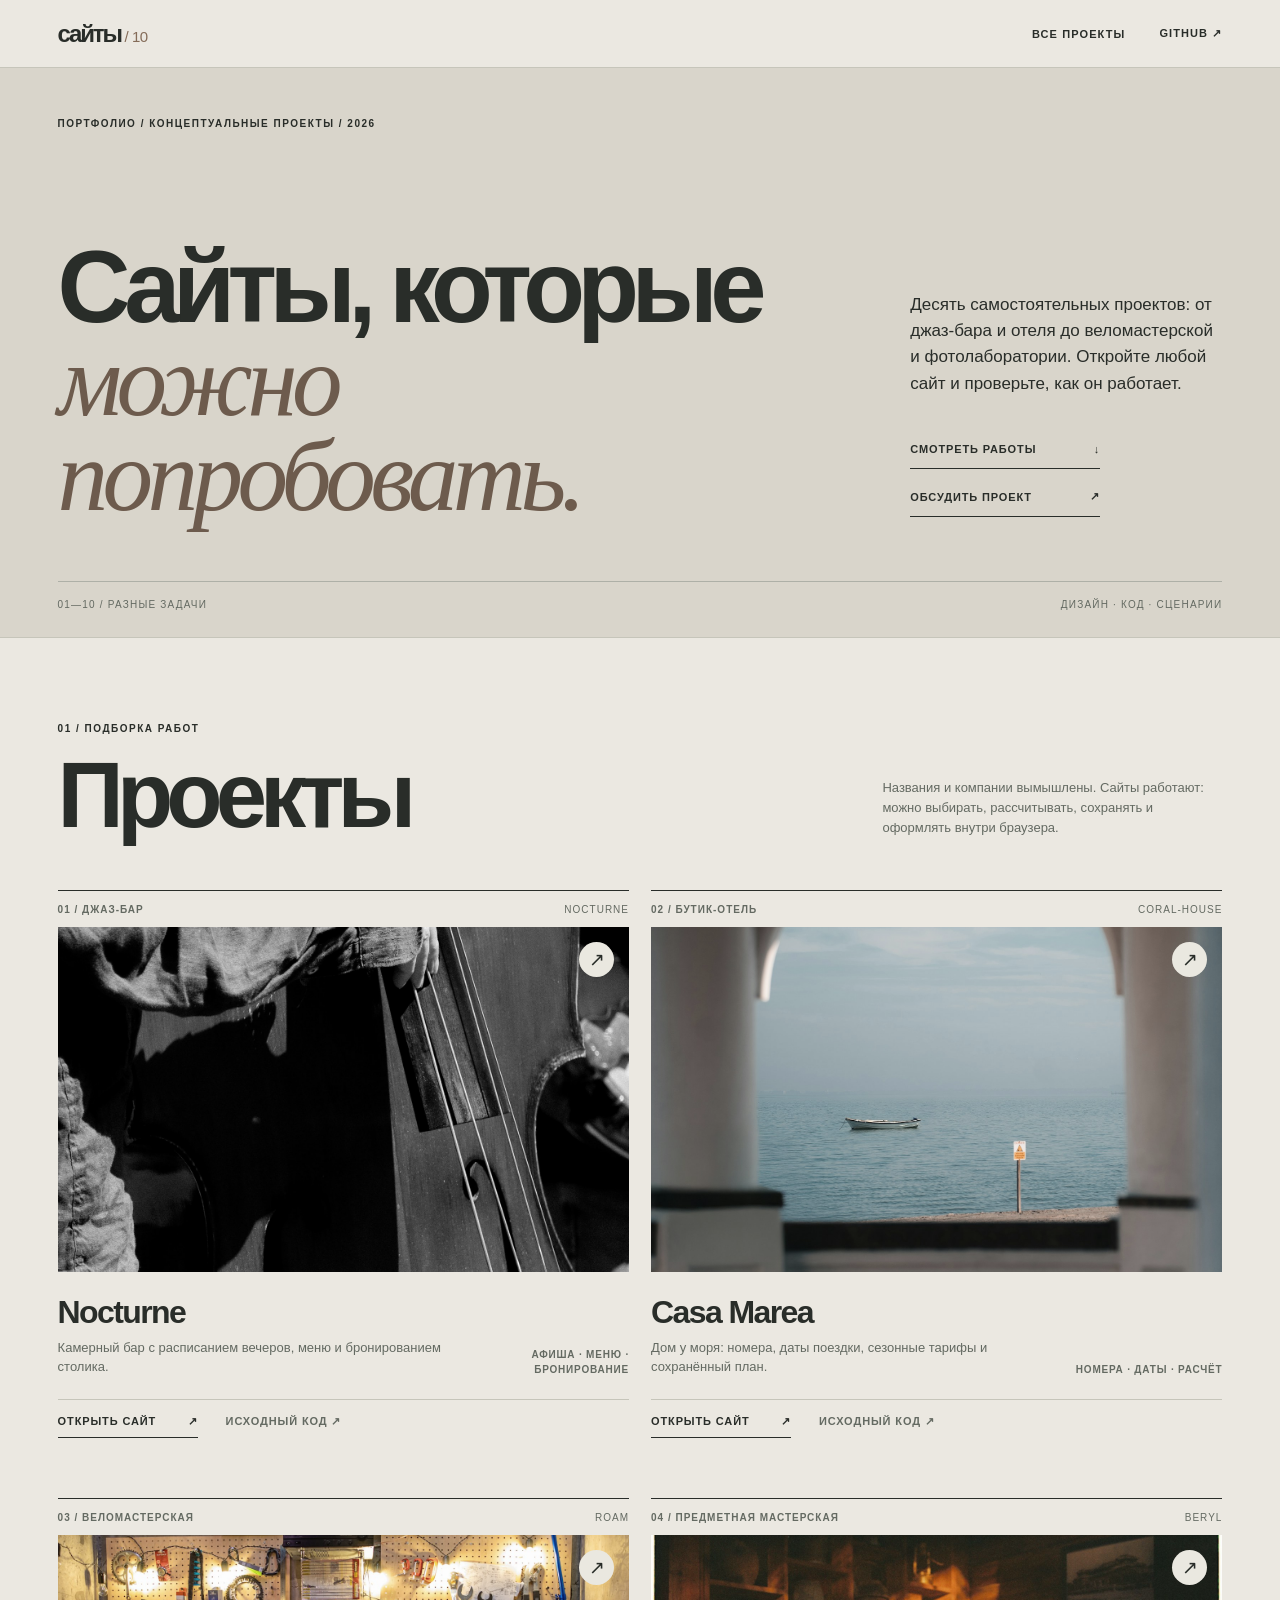
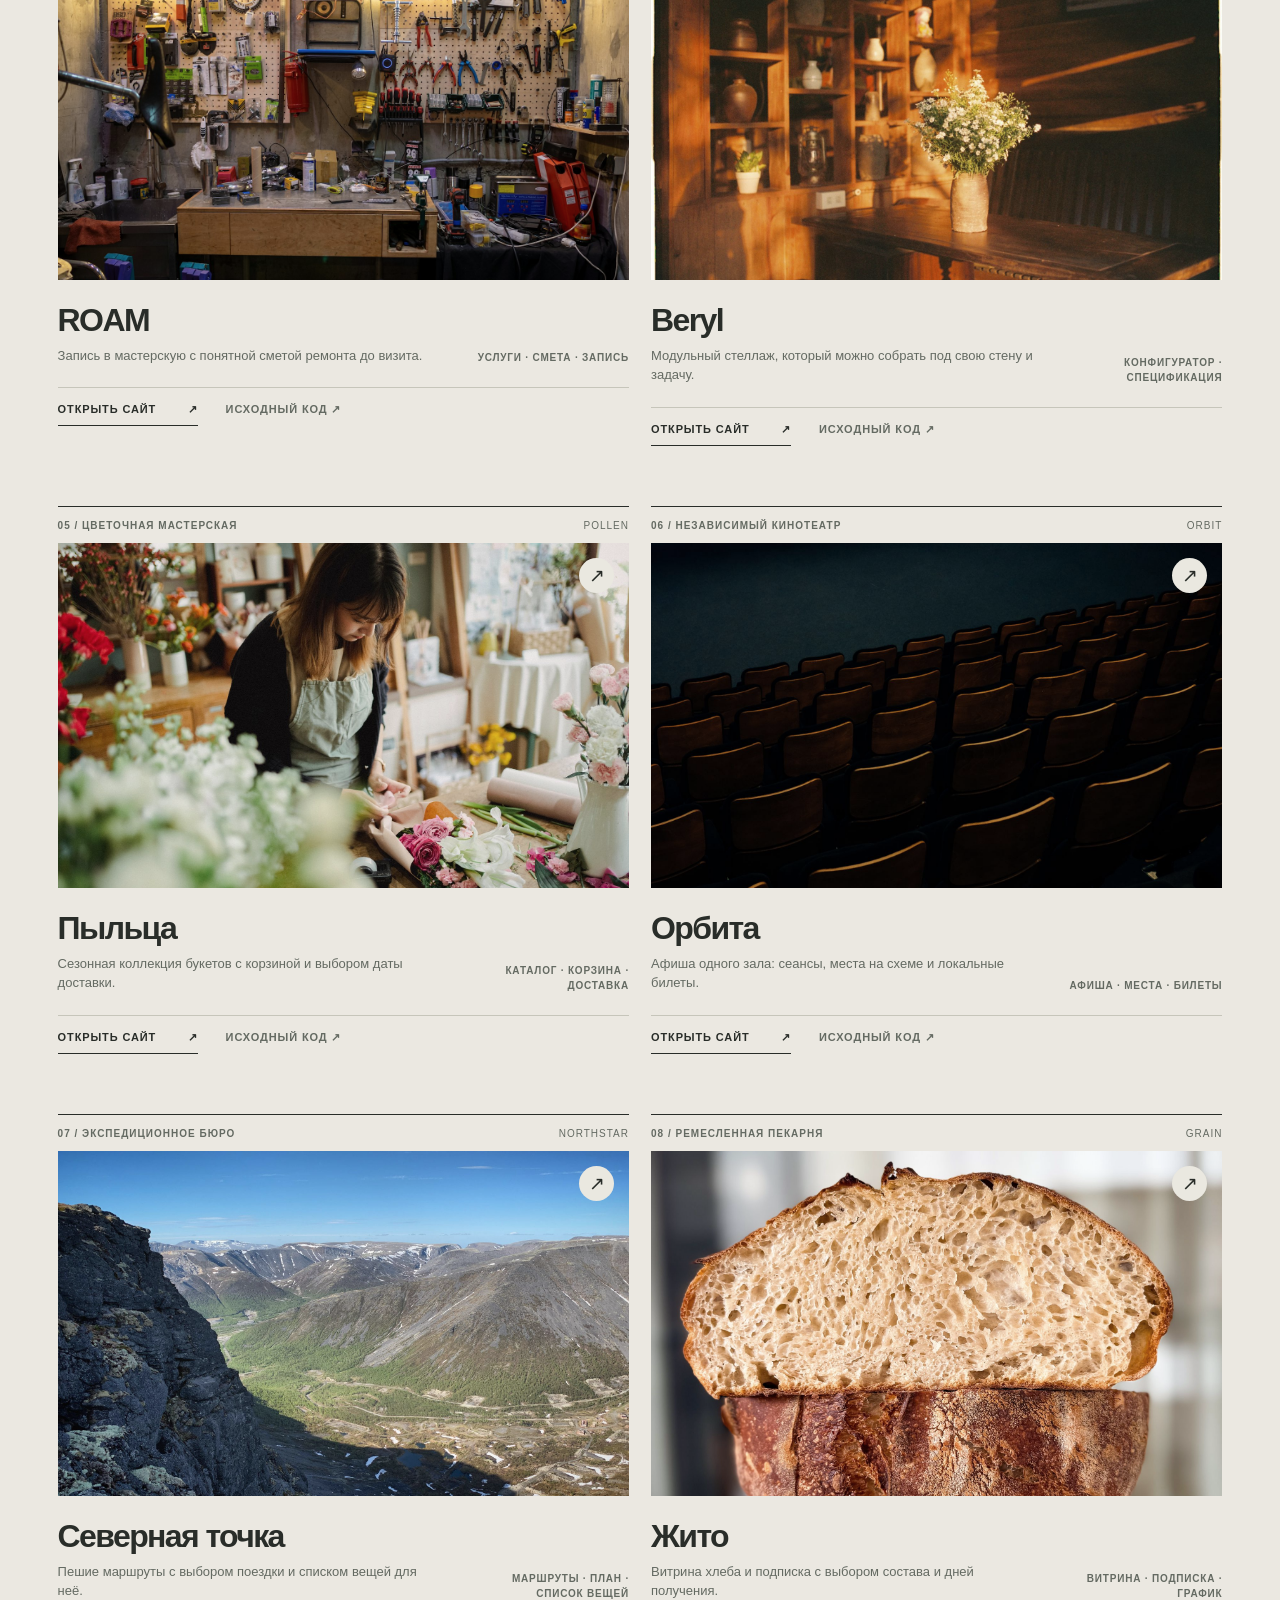
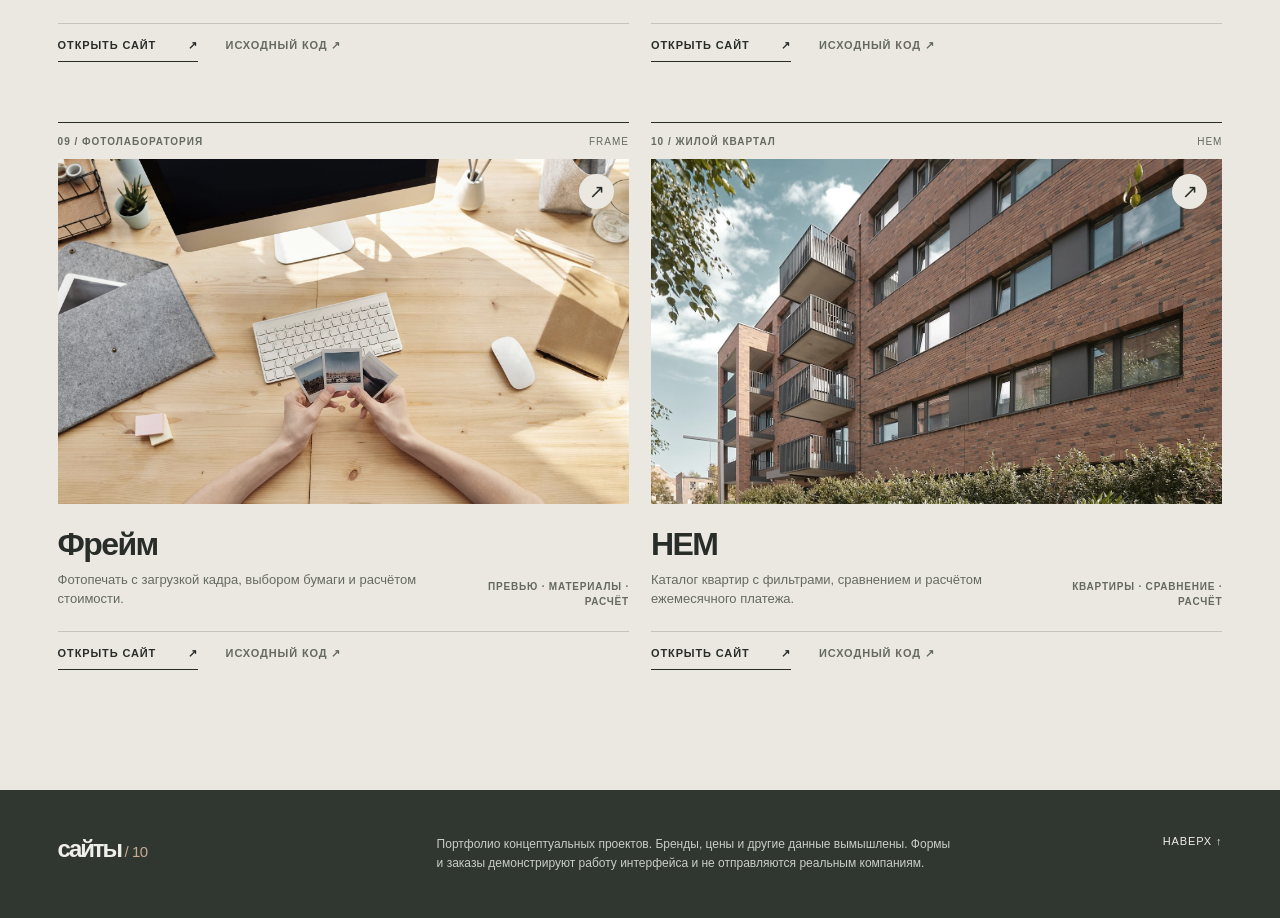
<file: index.html>
<!doctype html>
<html lang="ru">
<head>
  <meta charset="utf-8">
  <meta name="viewport" content="width=device-width, initial-scale=1">
  <meta name="theme-color" content="#eae7df">
  <meta name="description" content="Десять самостоятельных сайтов для вымышленных бизнесов: джаз-бар, отель, веломастерская, студия мебели, цветы, кинотеатр и другие проекты.">
  <meta property="og:type" content="website">
  <meta property="og:title" content="Сайты, которые можно попробовать — 10 проектов">
  <meta property="og:description" content="Десять самостоятельных концептуальных сайтов: откройте и попробуйте сценарии в браузере.">
  <meta property="og:url" content="https://sfycus.github.io/portfolio-sites/">
  <meta property="og:image" content="https://sfycus.github.io/portfolio-sites/assets/share-preview.png">
  <meta property="og:image:width" content="1200">
  <meta property="og:image:height" content="630">
  <meta name="twitter:card" content="summary_large_image">
  <title>Сайты — подборка работ</title>
  <link rel="stylesheet" href="style.css">
  <script src="data.js" defer></script>
  <script src="app.js" defer></script>
</head>
<body>
  <a class="skip-link" href="#projects">К проектам</a>
  <header class="site-header">
    <a class="brand" href="#top" aria-label="Сайты — наверх">сайты<span> / 10</span></a>
    <nav aria-label="Основная навигация">
      <a href="#projects">Все проекты</a>
      <a id="profileLink" href="#" hidden>GitHub ↗</a>
    </nav>
  </header>

  <main id="top">
    <section class="intro" aria-labelledby="intro-title">
      <p class="eyebrow">Портфолио / концептуальные проекты / 2026</p>
      <div class="intro-main">
        <h1 id="intro-title">Сайты, которые<br><em>можно попробовать.</em></h1>
        <div class="intro-aside">
          <p>Десять самостоятельных проектов: от джаз-бара и отеля до веломастерской и фотолаборатории. Откройте любой сайт и проверьте, как он работает.</p>
          <div class="intro-links">
            <a class="text-link" href="#projects">Смотреть работы <span aria-hidden="true">↓</span></a>
            <a class="text-link" href="https://kwork.ru/user/kirillsk22" target="_blank" rel="noopener noreferrer">Обсудить проект <span aria-hidden="true">↗</span></a>
          </div>
        </div>
      </div>
      <div class="intro-foot"><span>01—10 / разные задачи</span><span>Дизайн · код · сценарии</span></div>
    </section>

    <section class="projects" id="projects" aria-labelledby="projects-title">
      <div class="section-heading">
        <div><p class="eyebrow">01 / Подборка работ</p><h2 id="projects-title">Проекты</h2></div>
        <p>Названия и компании вымышлены. Сайты работают: можно выбирать, рассчитывать, сохранять и оформлять внутри браузера.</p>
      </div>
      <div class="project-grid" id="projectGrid"></div>
    </section>

  </main>

  <footer class="site-footer">
    <strong>сайты<span> / 10</span></strong>
    <p>Портфолио концептуальных проектов. Бренды, цены и другие данные вымышлены. Формы и заказы демонстрируют работу интерфейса и не отправляются реальным компаниям.</p>
    <a href="#top">Наверх ↑</a>
  </footer>
</body>
</html>
</file>
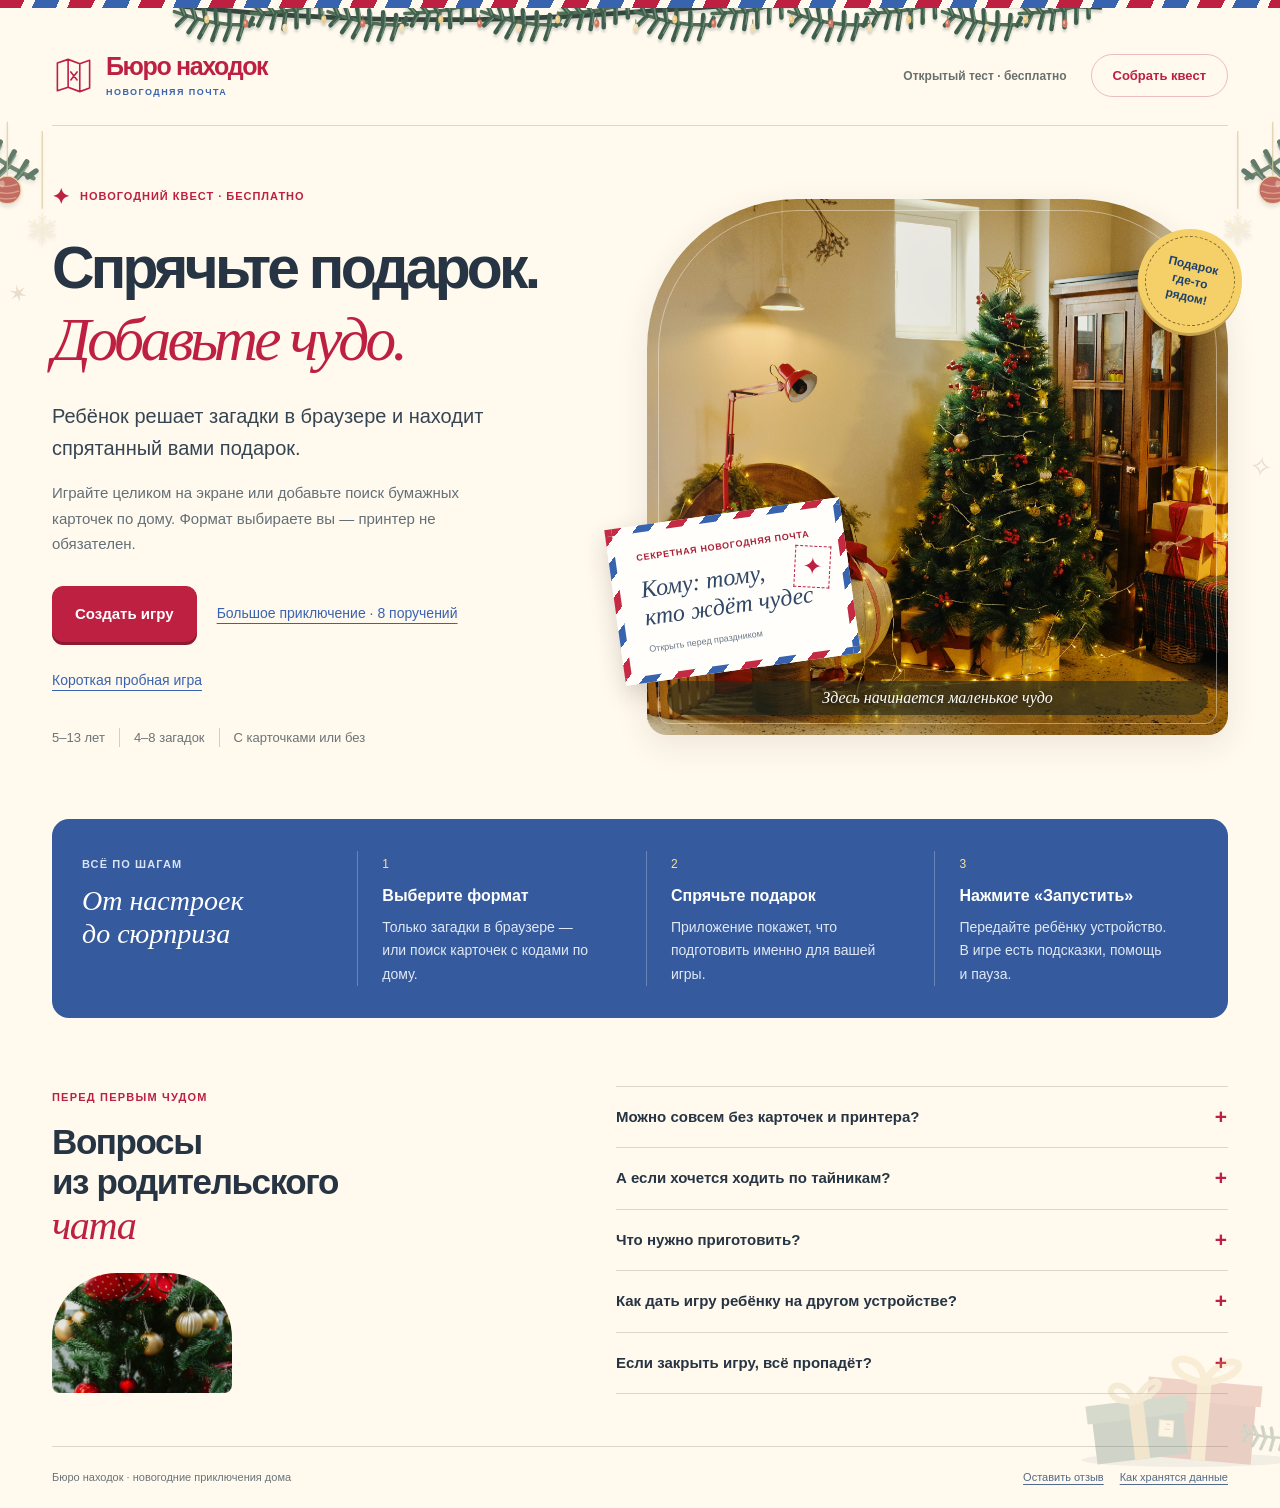
<file: buro-nahodok/index.html>
<!doctype html>
<html lang="ru">
<head>
  <meta charset="UTF-8">
  <meta name="viewport" content="width=device-width, initial-scale=1">
  <meta name="theme-color" content="#be193b">
  <meta name="description" content="Новогодний квест для детей 5–13 лет: играйте в браузере без печати или устройте поиск бумажных карточек по дому.">
  <title>Бюро находок — бесплатный новогодний квест дома</title>
  <meta name="robots" content="noindex,follow">
  <link rel="canonical" href="https://sfycus.github.io/portfolio-sites/buro-nahodok/">
  <meta property="og:type" content="website">
  <meta property="og:locale" content="ru_RU">
  <meta property="og:site_name" content="Бюро находок">
  <meta property="og:title" content="Спрячьте подарок. Добавьте чудо.">
  <meta property="og:description" content="Бесплатный открытый тест домашнего квеста для детей 5–13 лет. Играйте в браузере с карточками или без печати.">
  <meta property="og:url" content="https://sfycus.github.io/portfolio-sites/buro-nahodok/">
  <meta property="og:image" content="https://sfycus.github.io/portfolio-sites/buro-nahodok/assets/christmas-room.jpg">
  <meta property="og:image:alt" content="Новогодняя ёлка с огнями и подарками">
  <meta property="og:image:width" content="3000">
  <meta property="og:image:height" content="2000">
  <meta name="twitter:card" content="summary_large_image">
  <link rel="icon" type="image/svg+xml" href="./mark.svg">
  <link rel="stylesheet" href="./styles.css?v=1.19.0-beta.1">
  <link rel="stylesheet" href="./winter.css?v=1.19.0-beta.1">
  <link rel="stylesheet" href="./experience.css?v=1.19.0-beta.1">
</head>
<body>
  <div id="app"><main class="boot-screen" role="status"><h1>Бюро находок</h1><p>Открываем новогоднюю почту…</p><p class="quiet">Если игра не появилась, обновите страницу и проверьте соединение.</p></main></div>
  <div id="toast" role="status" aria-live="polite"></div>
  <section id="print-root" aria-label="Материалы для печати"></section>
  <noscript><p style="padding:2rem">Для квеста включите JavaScript в браузере. Устанавливать приложение не нужно.</p></noscript>
  <link rel="stylesheet" href="./holiday.css?v=1.19.0-beta.1">
  <link rel="stylesheet" href="./adventure.css?v=1.19.0-beta.1">
  <link rel="stylesheet" href="./storybook.css?v=1.19.0-beta.1">
  <link rel="stylesheet" href="./motion.css?v=1.19.0-beta.1">
  <link rel="stylesheet" href="./objects.css?v=1.19.0-beta.1">
  <link rel="stylesheet" href="./chapter.css?v=1.19.0-beta.1">
  <link rel="stylesheet" href="./celebration.css?v=1.19.0-beta.1">
  <script type="module" src="./app.js?v=1.19.0-beta.1"></script>
</body>
</html>
</file>
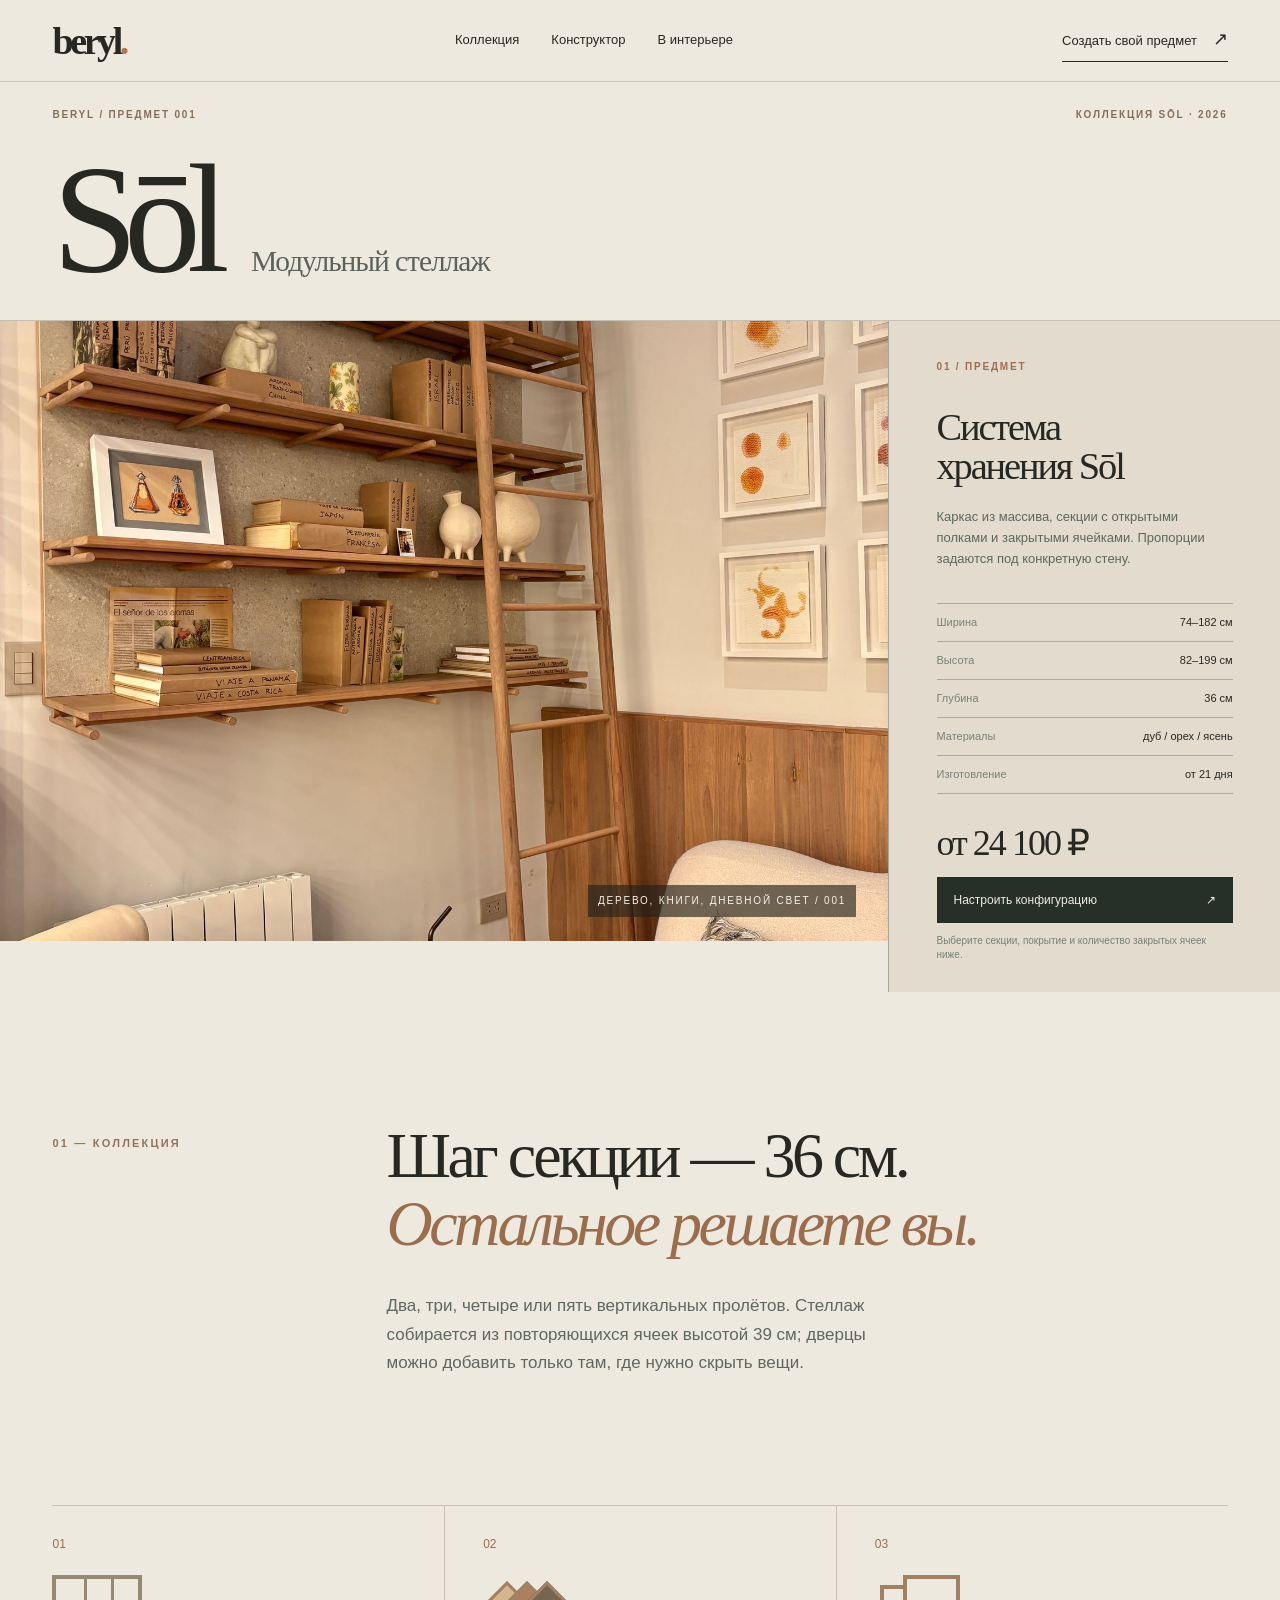
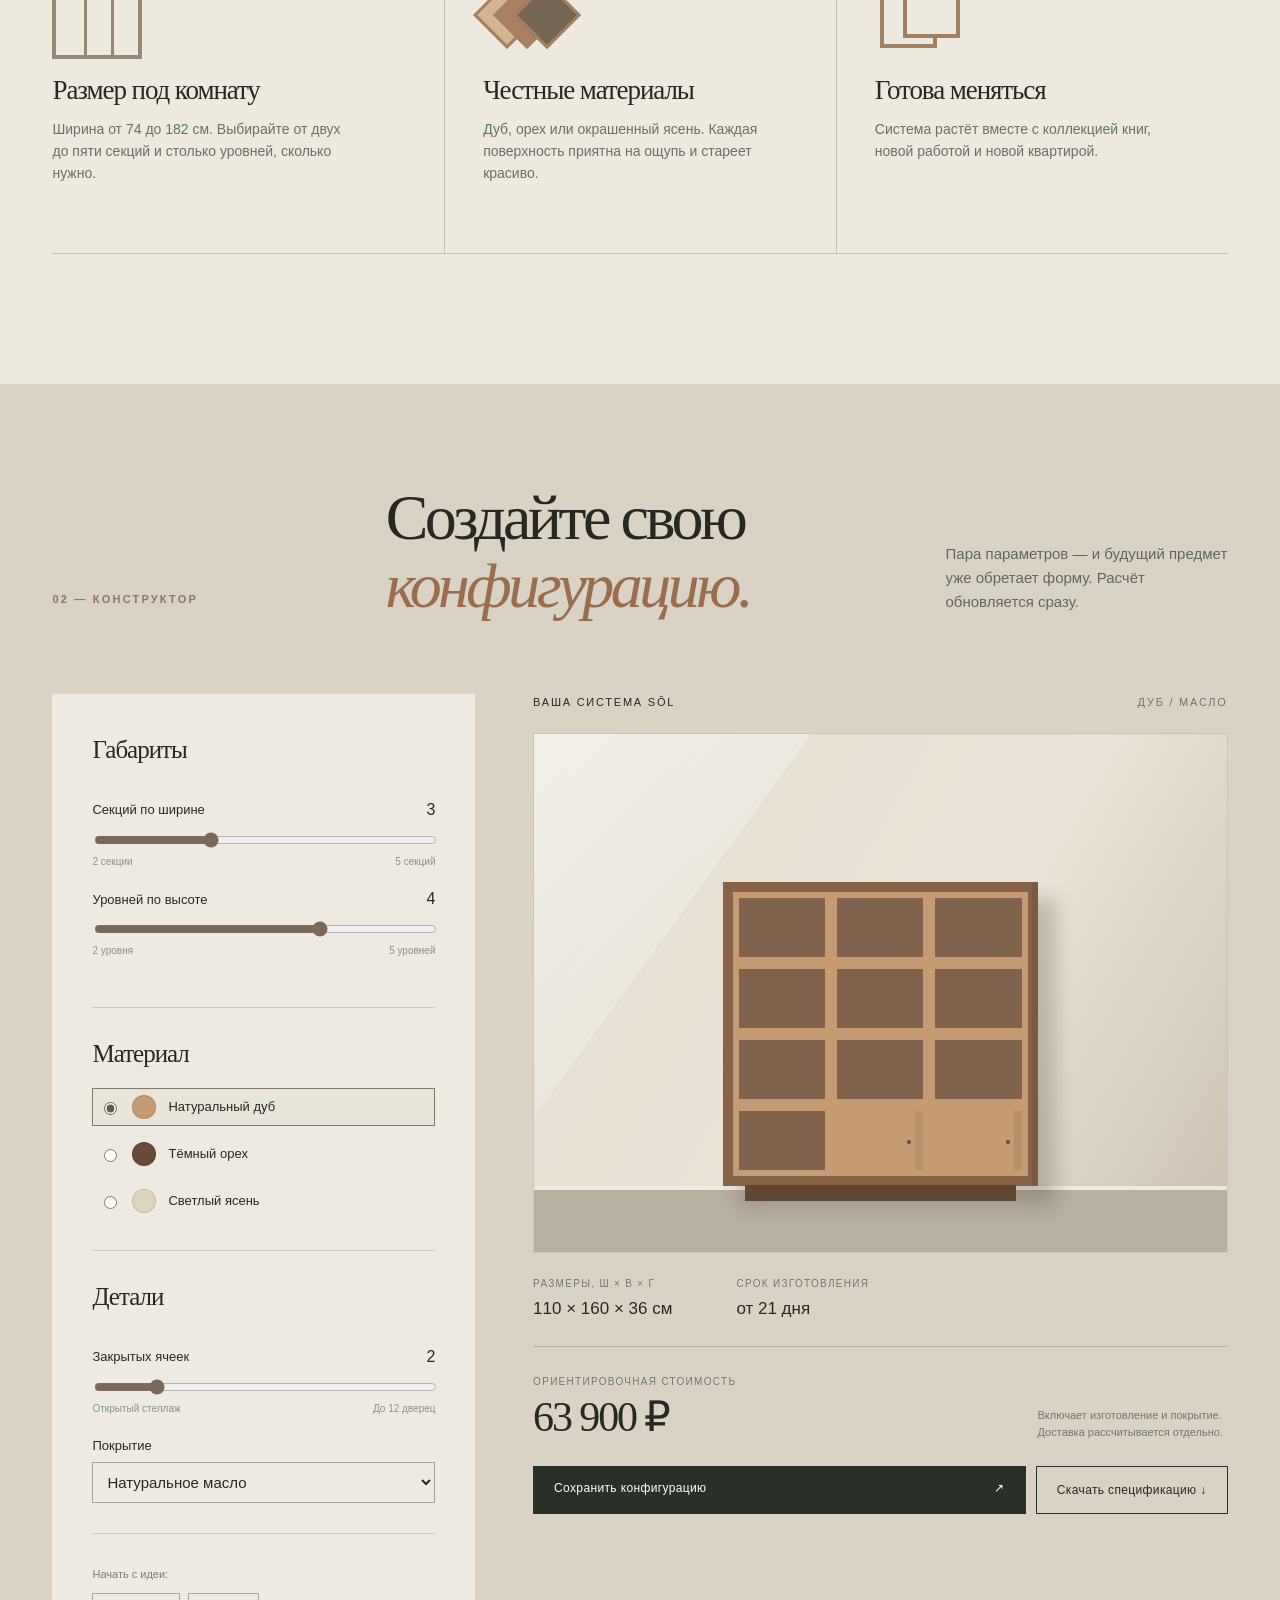
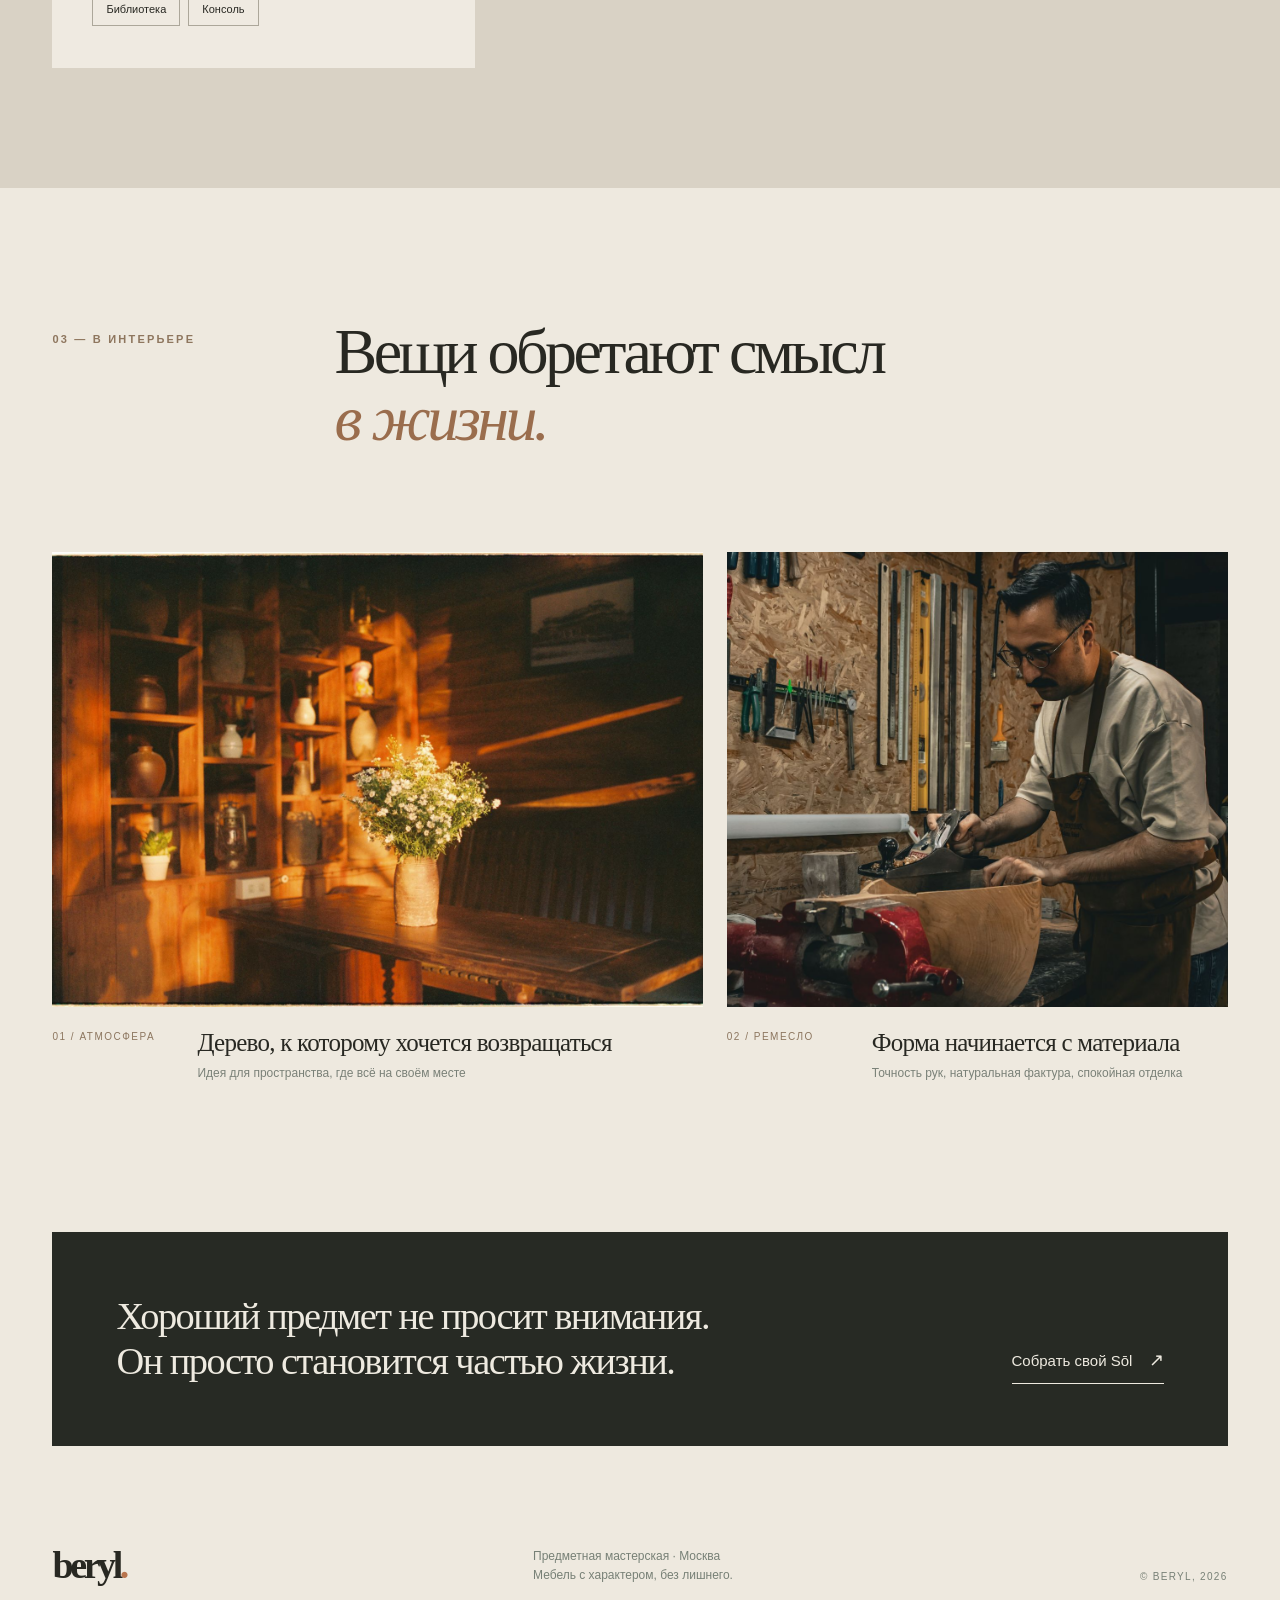
<file: sites/beryl/index.html>
<!doctype html>
<html lang="ru">
<head>
  <meta charset="utf-8">
  <meta name="viewport" content="width=device-width, initial-scale=1">
  <meta name="theme-color" content="#eee9df">
  <meta name="description" content="Beryl — предметная мастерская модульной мебели. Соберите стеллаж под вашу комнату и рассчитайте стоимость.">
  <title>Beryl — предметная мастерская</title>
  <link rel="stylesheet" href="style.css">
  <script src="app.js" defer></script>
</head>
<body>
  <header class="site-header" id="top">
    <a class="wordmark" href="#top" aria-label="Beryl, наверх">beryl<span class="wordmark-dot">.</span></a>
    <nav aria-label="Основная навигация">
      <a href="#collection">Коллекция</a><a href="#builder">Конструктор</a><a href="#stories">В интерьере</a>
    </nav>
    <a class="header-cta" href="#builder">Создать свой предмет <span aria-hidden="true">↗</span></a>
  </header>

  <main>
    <section class="hero" aria-labelledby="hero-title">
      <div class="hero-heading">
        <div class="catalog-id"><span>BERYL / ПРЕДМЕТ 001</span><span>КОЛЛЕКЦИЯ SŌL · 2026</span></div>
        <h1 id="hero-title">Sōl <span>Модульный стеллаж</span></h1>
      </div>
      <div class="hero-art"><img src="assets/interior.jpg" alt="Тёплый интерьер с деревянными полками и книгами" loading="eager"><span class="art-index">Дерево, книги, дневной свет / 001</span></div>
      <div class="hero-specs">
        <p class="spec-kicker">01 / ПРЕДМЕТ</p>
        <h2>Система<br>хранения Sōl</h2>
        <p>Каркас из массива, секции с открытыми полками и закрытыми ячейками. Пропорции задаются под конкретную стену.</p>
        <dl>
          <div><dt>Ширина</dt><dd>74–182 см</dd></div>
          <div><dt>Высота</dt><dd>82–199 см</dd></div>
          <div><dt>Глубина</dt><dd>36 см</dd></div>
          <div><dt>Материалы</dt><dd>дуб / орех / ясень</dd></div>
          <div><dt>Изготовление</dt><dd>от 21 дня</dd></div>
        </dl>
        <p class="spec-price">от 24 100 ₽</p>
        <a class="spec-action" href="#builder">Настроить конфигурацию <span aria-hidden="true">↗</span></a>
        <small>Выберите секции, покрытие и количество закрытых ячеек ниже.</small>
      </div>
    </section>

    <section class="intro-band" id="collection">
      <p class="section-index">01 — Коллекция</p>
      <div><h2>Шаг секции — 36 см.<br><em>Остальное решаете вы.</em></h2><p>Два, три, четыре или пять вертикальных пролётов. Стеллаж собирается из повторяющихся ячеек высотой 39 см; дверцы можно добавить только там, где нужно скрыть вещи.</p></div>
    </section>

    <section class="principles" aria-label="Особенности коллекции">
      <article><span class="principle-number">01</span><div class="principle-mark mark-frame" aria-hidden="true"><i></i><i></i><i></i></div><h3>Размер под комнату</h3><p>Ширина от 74 до 182 см. Выбирайте от двух до пяти секций и столько уровней, сколько нужно.</p></article>
      <article><span class="principle-number">02</span><div class="principle-mark mark-material" aria-hidden="true"><i></i><i></i><i></i></div><h3>Честные материалы</h3><p>Дуб, орех или окрашенный ясень. Каждая поверхность приятна на ощупь и стареет красиво.</p></article>
      <article><span class="principle-number">03</span><div class="principle-mark mark-change" aria-hidden="true"><i></i><i></i></div><h3>Готова меняться</h3><p>Система растёт вместе с коллекцией книг, новой работой и новой квартирой.</p></article>
    </section>

    <section class="builder" id="builder" aria-labelledby="builder-title">
      <div class="builder-head"><p class="section-index">02 — Конструктор</p><h2 id="builder-title">Создайте свою<br><em>конфигурацию.</em></h2><p>Пара параметров — и будущий предмет уже обретает форму. Расчёт обновляется сразу.</p></div>
      <div class="builder-grid">
        <form class="controls" id="config-form">
          <fieldset><legend>Габариты</legend><label for="cols">Секций по ширине <strong id="cols-value">3</strong></label><input id="cols" name="cols" type="range" min="2" max="5" value="3"><div class="range-ends"><span>2 секции</span><span>5 секций</span></div><label for="rows">Уровней по высоте <strong id="rows-value">4</strong></label><input id="rows" name="rows" type="range" min="2" max="5" value="4"><div class="range-ends"><span>2 уровня</span><span>5 уровней</span></div></fieldset>
          <fieldset><legend>Материал</legend><div class="swatches"><label><input type="radio" name="material" value="oak" checked><span class="swatch oak"></span><span>Натуральный дуб</span></label><label><input type="radio" name="material" value="walnut"><span class="swatch walnut"></span><span>Тёмный орех</span></label><label><input type="radio" name="material" value="ash"><span class="swatch ash"></span><span>Светлый ясень</span></label></div></fieldset>
          <fieldset><legend>Детали</legend><label for="doors">Закрытых ячеек <strong id="doors-value">2</strong></label><input id="doors" name="doors" type="range" min="0" max="12" value="2"><div class="range-ends"><span>Открытый стеллаж</span><span id="doors-max-label">До 12 дверец</span></div><label class="select-label" for="finish">Покрытие</label><select id="finish" name="finish"><option value="oil">Натуральное масло</option><option value="lacquer">Матовый лак (+8%)</option></select></fieldset>
          <div class="preset-row"><span>Начать с идеи:</span><button type="button" data-preset="library">Библиотека</button><button type="button" data-preset="console">Консоль</button></div>
        </form>
        <div class="preview-panel">
          <div class="preview-top"><span>Ваша система Sōl</span><span id="preview-material">Дуб / масло</span></div>
          <div class="preview-scene"><div id="shelf" class="shelf" role="img" aria-label="Предпросмотр стеллажа"></div><div class="preview-floor"></div></div>
          <div class="preview-details"><div><small>Размеры, Ш × В × Г</small><strong id="dimensions">110 × 160 × 36 см</strong></div><div><small>Срок изготовления</small><strong>от 21 дня</strong></div></div>
          <div class="price-row"><div><small>Ориентировочная стоимость</small><strong id="price" aria-live="polite">—</strong></div><span>Включает изготовление и покрытие. Доставка рассчитывается отдельно.</span></div>
          <div class="builder-actions"><button type="button" class="primary-btn" id="save-config">Сохранить конфигурацию <span aria-hidden="true">↗</span></button><button type="button" class="secondary-btn" id="download-spec">Скачать спецификацию ↓</button></div>
          <p class="status" id="config-status" role="status"></p>
        </div>
      </div>
    </section>

    <section class="stories" id="stories" aria-labelledby="stories-title">
      <div class="stories-title"><p class="section-index">03 — В интерьере</p><h2 id="stories-title">Вещи обретают смысл<br><em>в жизни.</em></h2></div>
      <div class="story-grid">
        <article class="story story-one"><div class="story-art"><img src="assets/workroom.jpg" alt="Деревянные полки, посуда и цветы в жилом интерьере" loading="lazy"></div><div class="story-caption"><span>01 / Атмосфера</span><h3>Дерево, к которому хочется возвращаться</h3><p>Идея для пространства, где всё на своём месте</p></div></article>
        <article class="story story-two"><div class="story-art"><img src="assets/craft.jpg" alt="Столяр работает ручным рубанком в мастерской" loading="lazy"></div><div class="story-caption"><span>02 / Ремесло</span><h3>Форма начинается с материала</h3><p>Точность рук, натуральная фактура, спокойная отделка</p></div></article>
      </div>
    </section>
    <section class="closing"><p>Хороший предмет не просит внимания.<br>Он просто становится частью жизни.</p><a href="#builder">Собрать свой Sōl <span aria-hidden="true">↗</span></a></section>
  </main>
  <footer><a class="wordmark" href="#top">beryl<span class="wordmark-dot">.</span></a><p>Предметная мастерская · Москва<br>Мебель с характером, без лишнего.</p><span>© Beryl, 2026</span></footer>
</body>
</html>
</file>
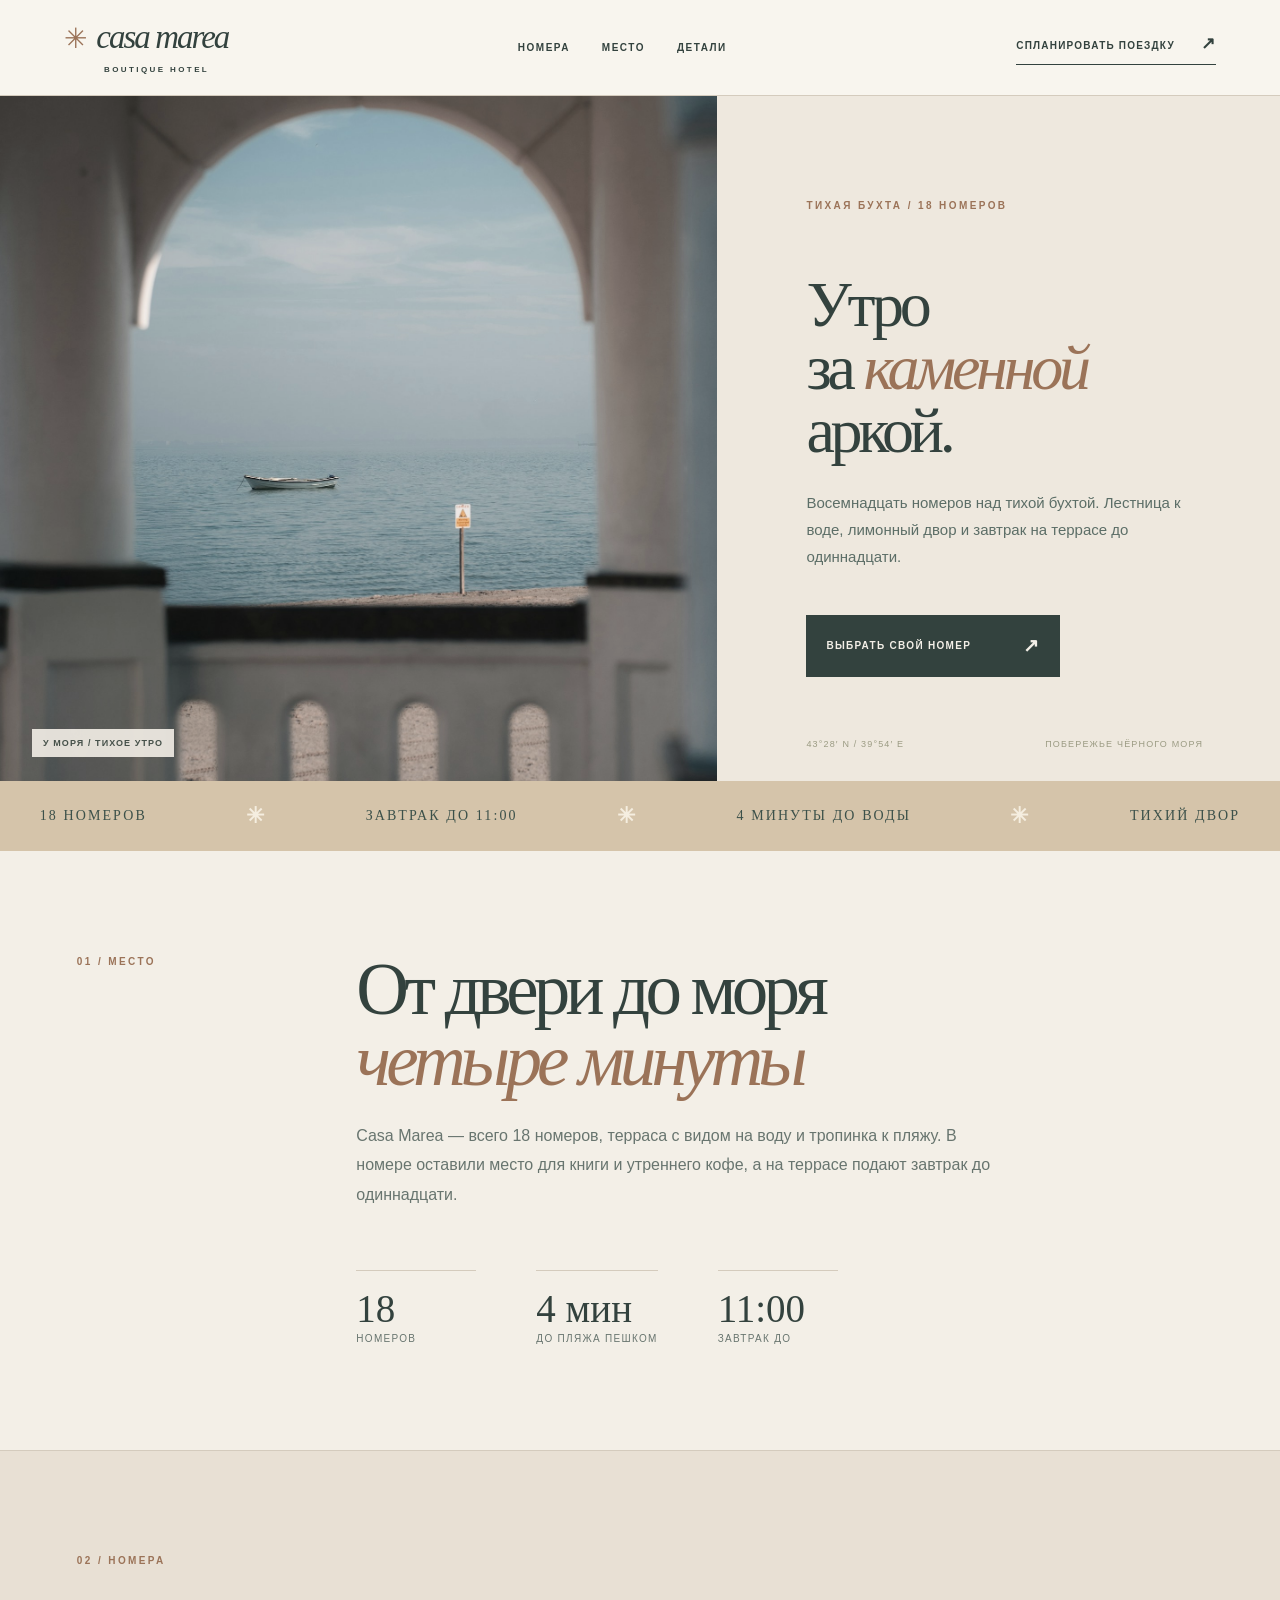
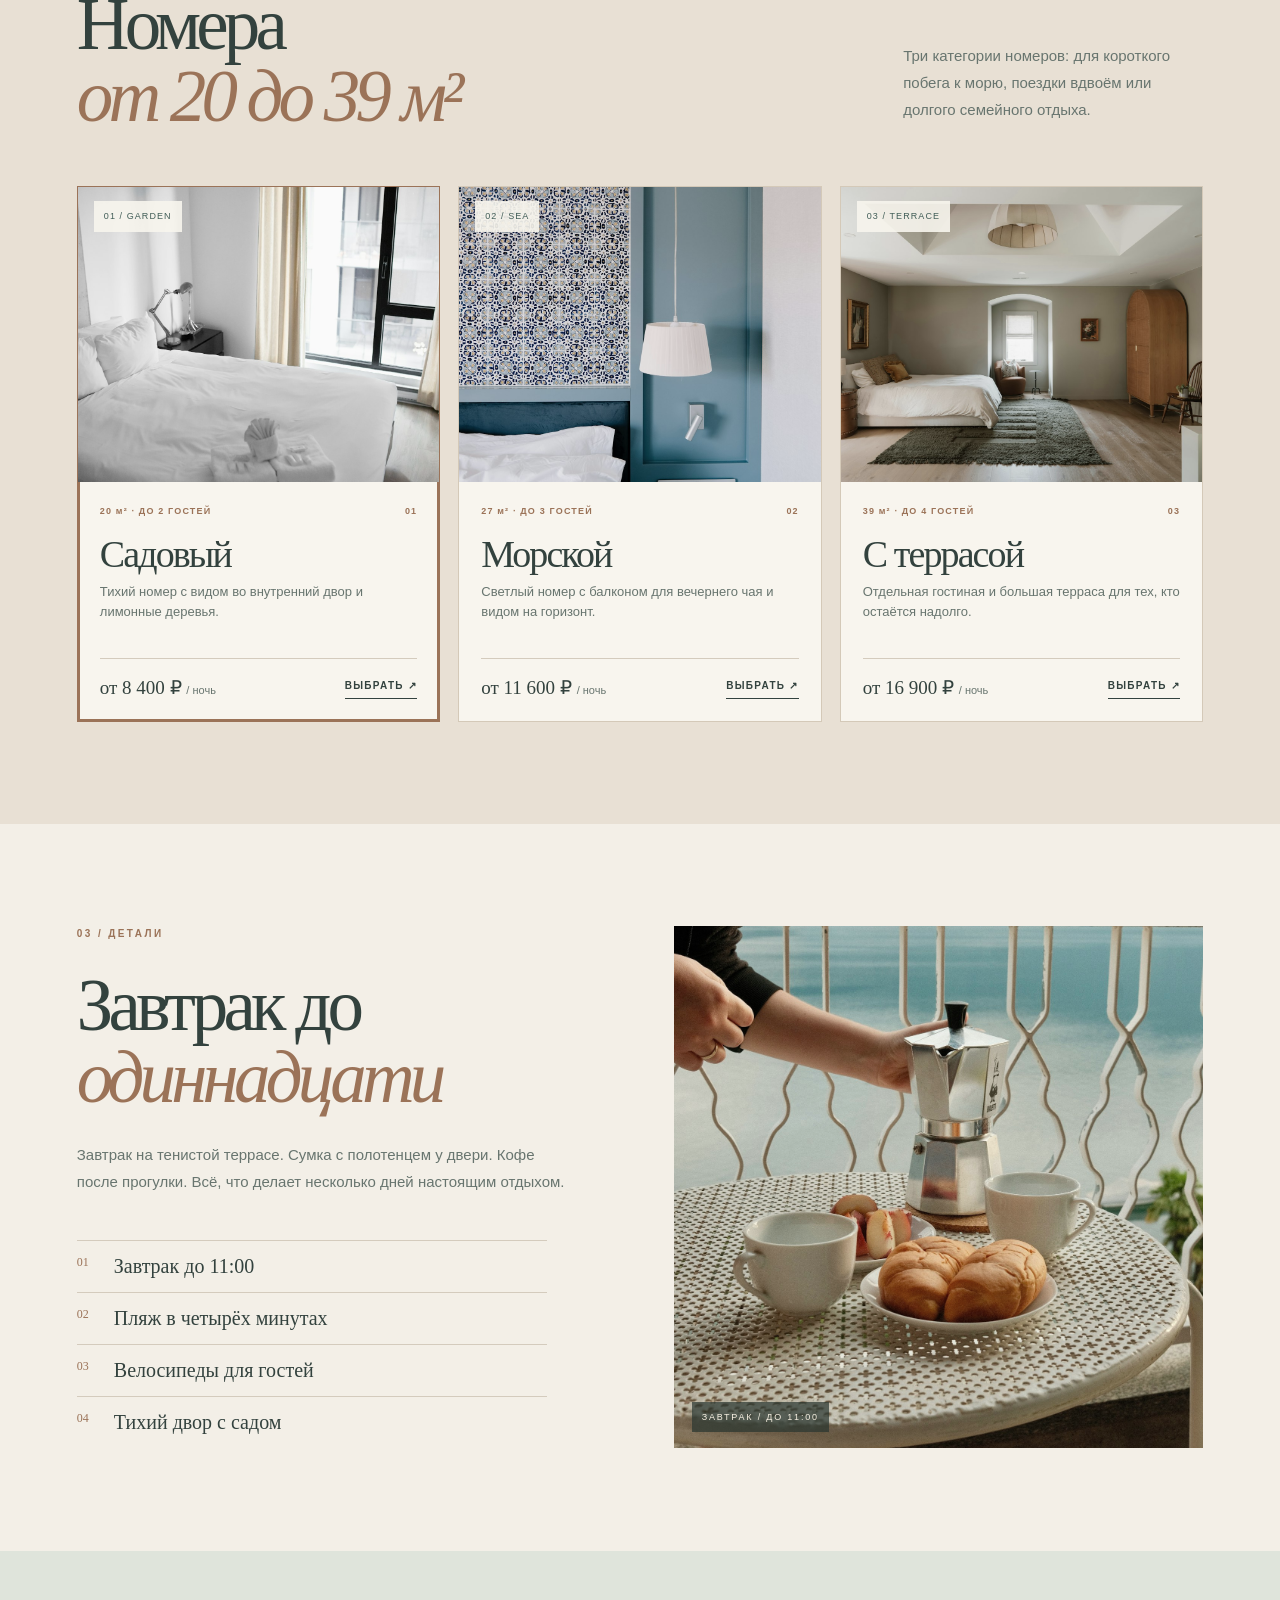
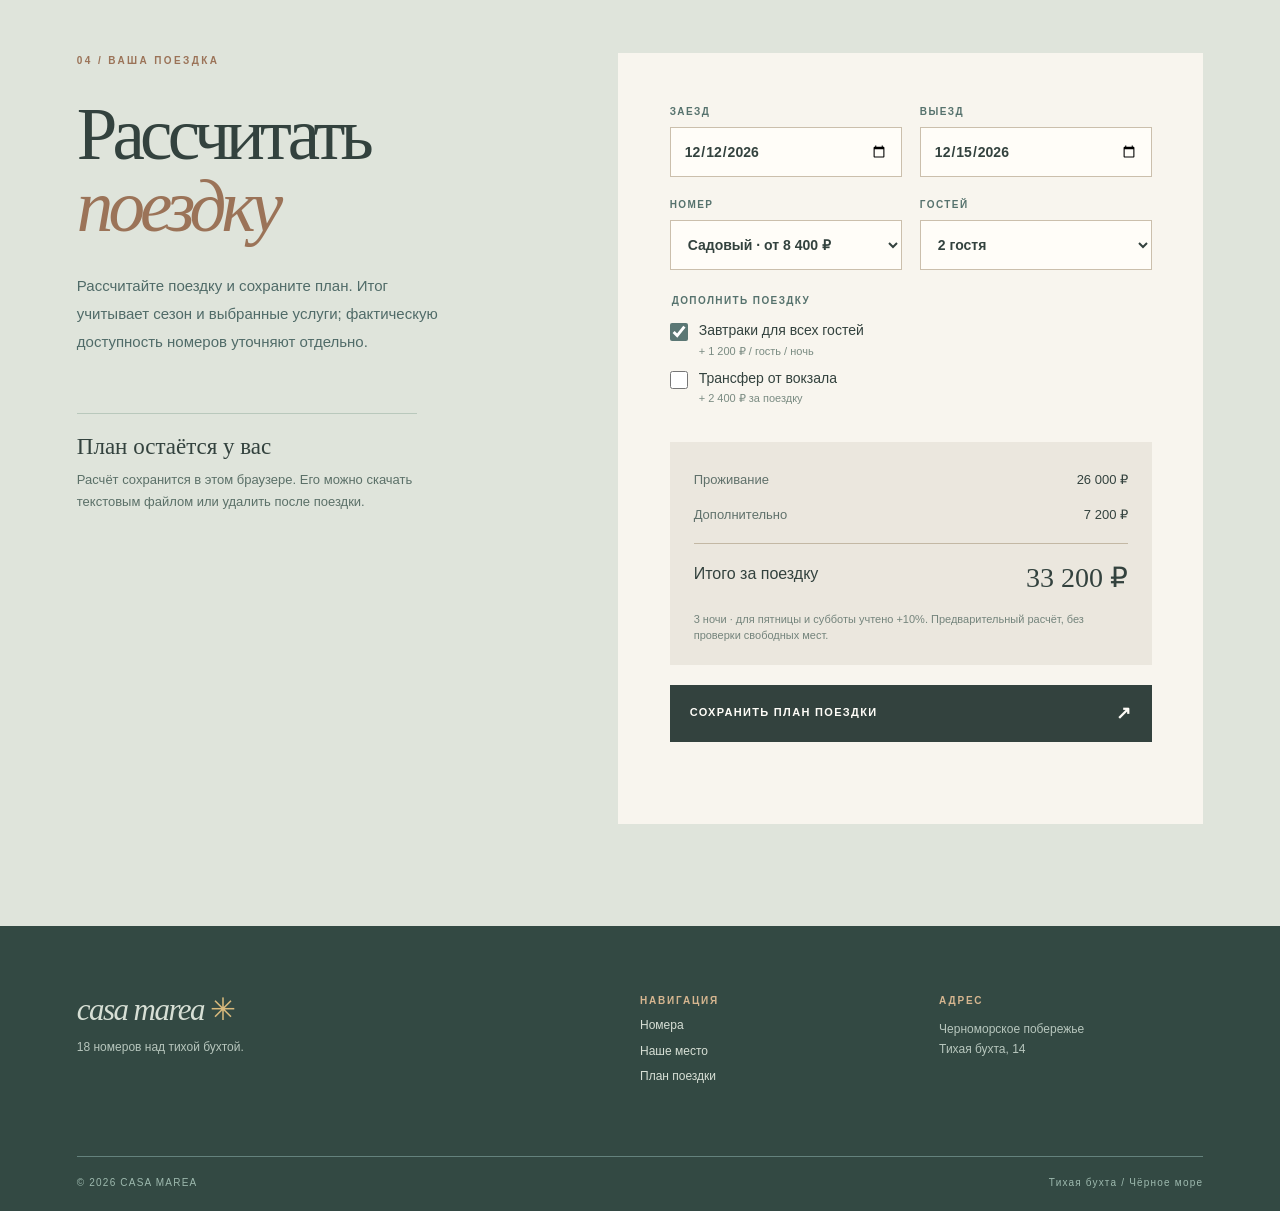
<file: sites/coral-house/index.html>
<!doctype html>
<html lang="ru">
<head>
  <meta charset="utf-8"><meta name="viewport" content="width=device-width, initial-scale=1"><meta name="theme-color" content="#f5efe3">
  <meta name="description" content="Casa Marea — небольшой дом у моря: три вида номеров, завтрак на террасе и время только для себя.">
  <title>Casa Marea — дом у моря</title><link rel="stylesheet" href="style.css"><script src="app.js" defer></script>
</head>
<body>
  <a class="skip" href="#main">К содержанию</a>
  <header class="header" id="top"><a class="wordmark" href="#top"><span class="sun-mark">✳</span> casa marea <small>BOUTIQUE HOTEL</small></a><nav aria-label="Основная навигация"><a href="#rooms">Номера</a><a href="#place">Место</a><a href="#details">Детали</a></nav><a class="header-cta" href="#plan">Спланировать поездку <span aria-hidden="true">↗</span></a></header>
  <main id="main">
    <section class="hero" aria-labelledby="hero-title"><div class="hero-art"><img src="assets/arch-sea.jpg" alt="Море в рамке светлой каменной арки" fetchpriority="high"><span class="art-caption">У МОРЯ / ТИХОЕ УТРО</span></div><div class="hero-copy"><p class="overline">ТИХАЯ БУХТА / 18 НОМЕРОВ</p><h1 id="hero-title">Утро<br>за <i>каменной</i><br>аркой.</h1><p>Восемнадцать номеров над тихой бухтой. Лестница к воде, лимонный двор и завтрак на террасе до одиннадцати.</p><a class="primary-link" href="#rooms">Выбрать свой номер <span aria-hidden="true">↗</span></a><div class="hero-coords"><span>43°28′ N / 39°54′ E</span><span>ПОБЕРЕЖЬЕ ЧЁРНОГО МОРЯ</span></div></div></section>
    <div class="ticker"><span>18 НОМЕРОВ</span><b>✳</b><span>ЗАВТРАК ДО 11:00</span><b>✳</b><span>4 МИНУТЫ ДО ВОДЫ</span><b>✳</b><span>ТИХИЙ ДВОР</span></div>
    <section class="intro block" id="place"><p class="section-index">01 / МЕСТО</p><div><h2>От двери до моря<br><i>четыре минуты</i></h2><p>Casa Marea — всего 18 номеров, терраса с видом на воду и тропинка к пляжу. В номере оставили место для книги и утреннего кофе, а на террасе подают завтрак до одиннадцати.</p></div><div class="intro-stats"><div><b>18</b><span>номеров</span></div><div><b>4 мин</b><span>до пляжа пешком</span></div><div><b>11:00</b><span>завтрак до</span></div></div></section>
    <section class="rooms block" id="rooms"><div class="section-title"><div><p class="section-index">02 / НОМЕРА</p><h2>Номера<br><i>от 20 до 39 м²</i></h2></div><p>Три категории номеров: для короткого побега к морю, поездки вдвоём или долгого семейного отдыха.</p></div><div class="room-grid"><article class="room-card" data-room="garden"><div class="room-art art-garden"><img src="assets/white-room.jpg" alt="Светлый номер с белым бельём и окном" loading="lazy"><span class="art-text">01 / GARDEN</span></div><div class="room-content"><div class="room-top"><span>20 м² · ДО 2 ГОСТЕЙ</span><span>01</span></div><h3>Садовый</h3><p>Тихий номер с видом во внутренний двор и лимонные деревья.</p><div class="room-bottom"><strong>от 8 400 ₽ <small>/ ночь</small></strong><button type="button" class="choose-room" data-room="garden">Выбрать <span aria-hidden="true">↗</span></button></div></div></article><article class="room-card" data-room="sea"><div class="room-art art-sea"><img src="assets/blue-room.jpg" alt="Номер с белой кроватью и узорчатой плиткой" loading="lazy"><span class="art-text">02 / SEA</span></div><div class="room-content"><div class="room-top"><span>27 м² · ДО 3 ГОСТЕЙ</span><span>02</span></div><h3>Морской</h3><p>Светлый номер с балконом для вечернего чая и видом на горизонт.</p><div class="room-bottom"><strong>от 11 600 ₽ <small>/ ночь</small></strong><button type="button" class="choose-room" data-room="sea">Выбрать <span aria-hidden="true">↗</span></button></div></div></article><article class="room-card" data-room="terrace"><div class="room-art art-terrace"><img src="assets/neutral-room.jpg" alt="Просторный номер в спокойных природных тонах" loading="lazy"><span class="art-text">03 / TERRACE</span></div><div class="room-content"><div class="room-top"><span>39 м² · ДО 4 ГОСТЕЙ</span><span>03</span></div><h3>С террасой</h3><p>Отдельная гостиная и большая терраса для тех, кто остаётся надолго.</p><div class="room-bottom"><strong>от 16 900 ₽ <small>/ ночь</small></strong><button type="button" class="choose-room" data-room="terrace">Выбрать <span aria-hidden="true">↗</span></button></div></div></article></div></section>
    <section class="moments block" id="details"><div class="moments-copy"><p class="section-index">03 / ДЕТАЛИ</p><h2>Завтрак до<br><i>одиннадцати</i></h2><p>Завтрак на тенистой террасе. Сумка с полотенцем у двери. Кофе после прогулки. Всё, что делает несколько дней настоящим отдыхом.</p><div class="amenities"><div><b>01</b><span>Завтрак до 11:00</span></div><div><b>02</b><span>Пляж в четырёх минутах</span></div><div><b>03</b><span>Велосипеды для гостей</span></div><div><b>04</b><span>Тихий двор с садом</span></div></div></div><div class="moments-art"><img src="assets/breakfast.jpg" alt="Кофе и круассаны на столике у воды" loading="lazy"><span>ЗАВТРАК / ДО 11:00</span></div></section>
    <section class="plan block" id="plan"><div class="plan-side"><p class="section-index">04 / ВАША ПОЕЗДКА</p><h2>Рассчитать<br><i>поездку</i></h2><p>Рассчитайте поездку и сохраните план. Итог учитывает сезон и выбранные услуги; фактическую доступность номеров уточняют отдельно.</p><div class="plan-note"><strong>План остаётся у вас</strong><p>Расчёт сохранится в этом браузере. Его можно скачать текстовым файлом или удалить после поездки.</p></div></div><div class="planner"><form id="stay-form"><div class="form-row"><label>Заезд<input id="arrival" type="date" required></label><label>Выезд<input id="departure" type="date" required></label></div><div class="form-row"><label>Номер<select id="room"><option value="garden">Садовый · от 8 400 ₽</option><option value="sea">Морской · от 11 600 ₽</option><option value="terrace">С террасой · от 16 900 ₽</option></select></label><label>Гостей<select id="guests"><option value="1">1 гость</option><option value="2" selected>2 гостя</option><option value="3">3 гостя</option><option value="4">4 гостя</option></select></label></div><fieldset><legend>Дополнить поездку</legend><label class="check"><input id="breakfast" type="checkbox" checked><span>Завтраки для всех гостей <small>+ 1 200 ₽ / гость / ночь</small></span></label><label class="check"><input id="transfer" type="checkbox"><span>Трансфер от вокзала <small>+ 2 400 ₽ за поездку</small></span></label></fieldset><div class="estimate" aria-live="polite"><div><span>Проживание</span><b id="room-sum">—</b></div><div><span>Дополнительно</span><b id="extra-sum">—</b></div><div class="total"><span>Итого за поездку</span><b id="total-sum">—</b></div><p id="estimate-note"></p></div><button class="save-button" type="submit">Сохранить план поездки <span aria-hidden="true">↗</span></button><p class="form-status" id="form-status" role="status"></p></form><div id="saved-plans" class="saved-plans" hidden><h3>Сохранённые поездки <small id="plan-count"></small></h3><div id="plan-list"></div></div></div></section>
  </main>
  <footer><div><a class="footer-logo" href="#top">casa marea <i>✳</i></a><p>18 номеров над тихой бухтой.</p></div><div><b>НАВИГАЦИЯ</b><a href="#rooms">Номера</a><a href="#place">Наше место</a><a href="#plan">План поездки</a></div><div><b>АДРЕС</b><p>Черноморское побережье<br>Тихая бухта, 14</p></div><div class="footer-bottom"><span>© 2026 CASA MAREA</span><span>Тихая бухта / Чёрное море</span></div></footer>
</body>
</html>
</file>
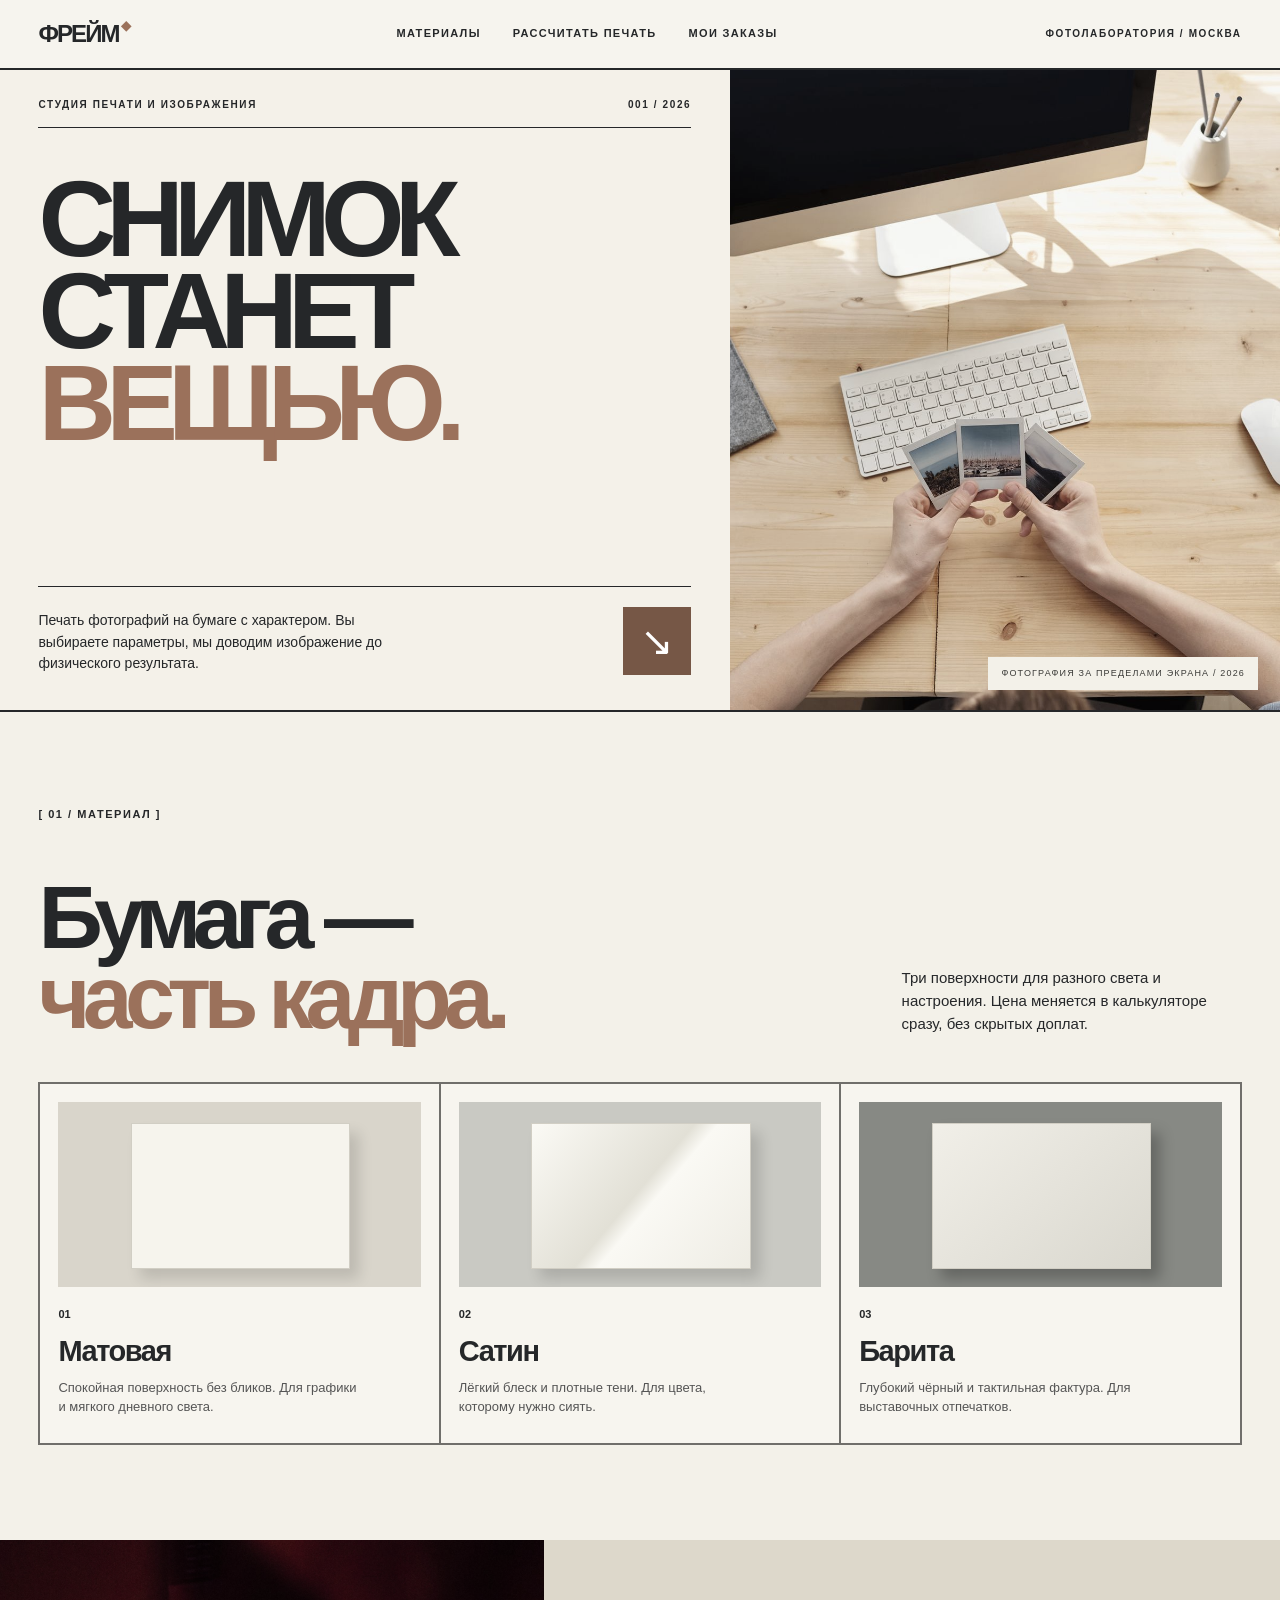
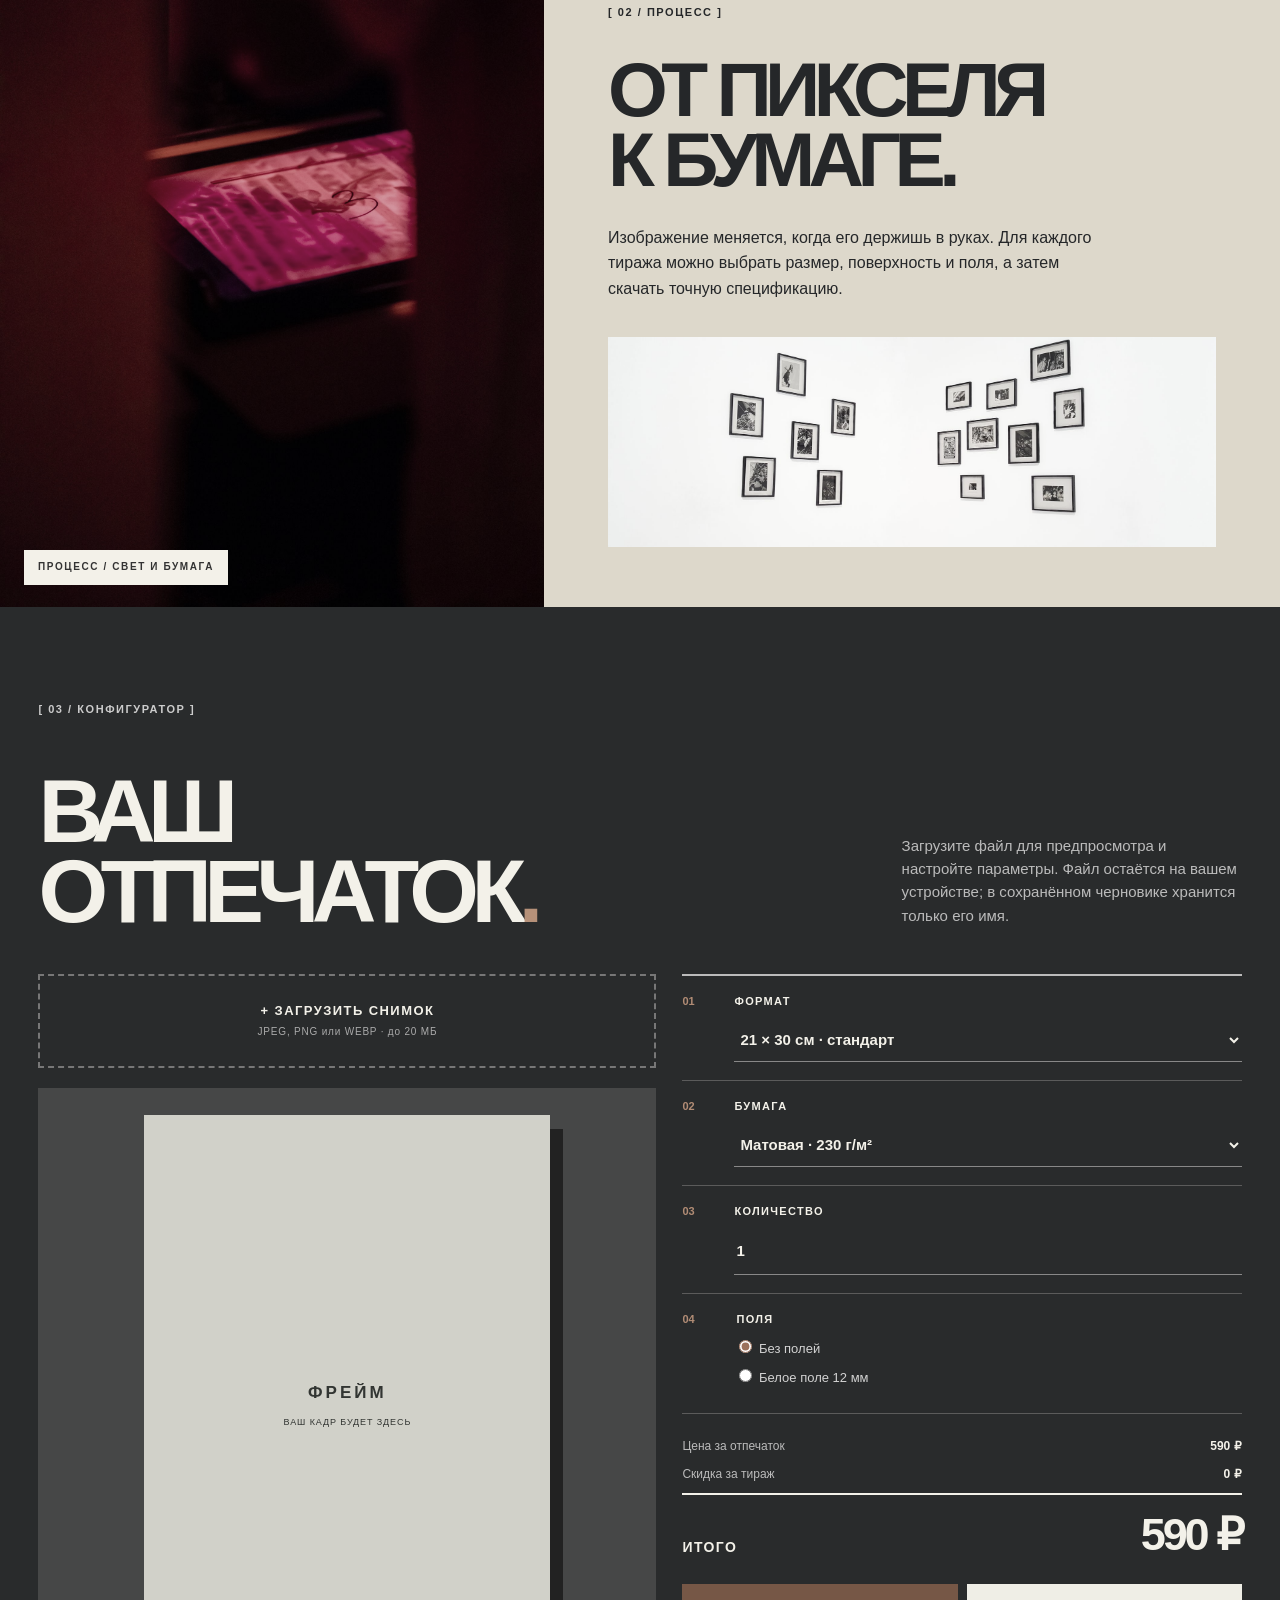
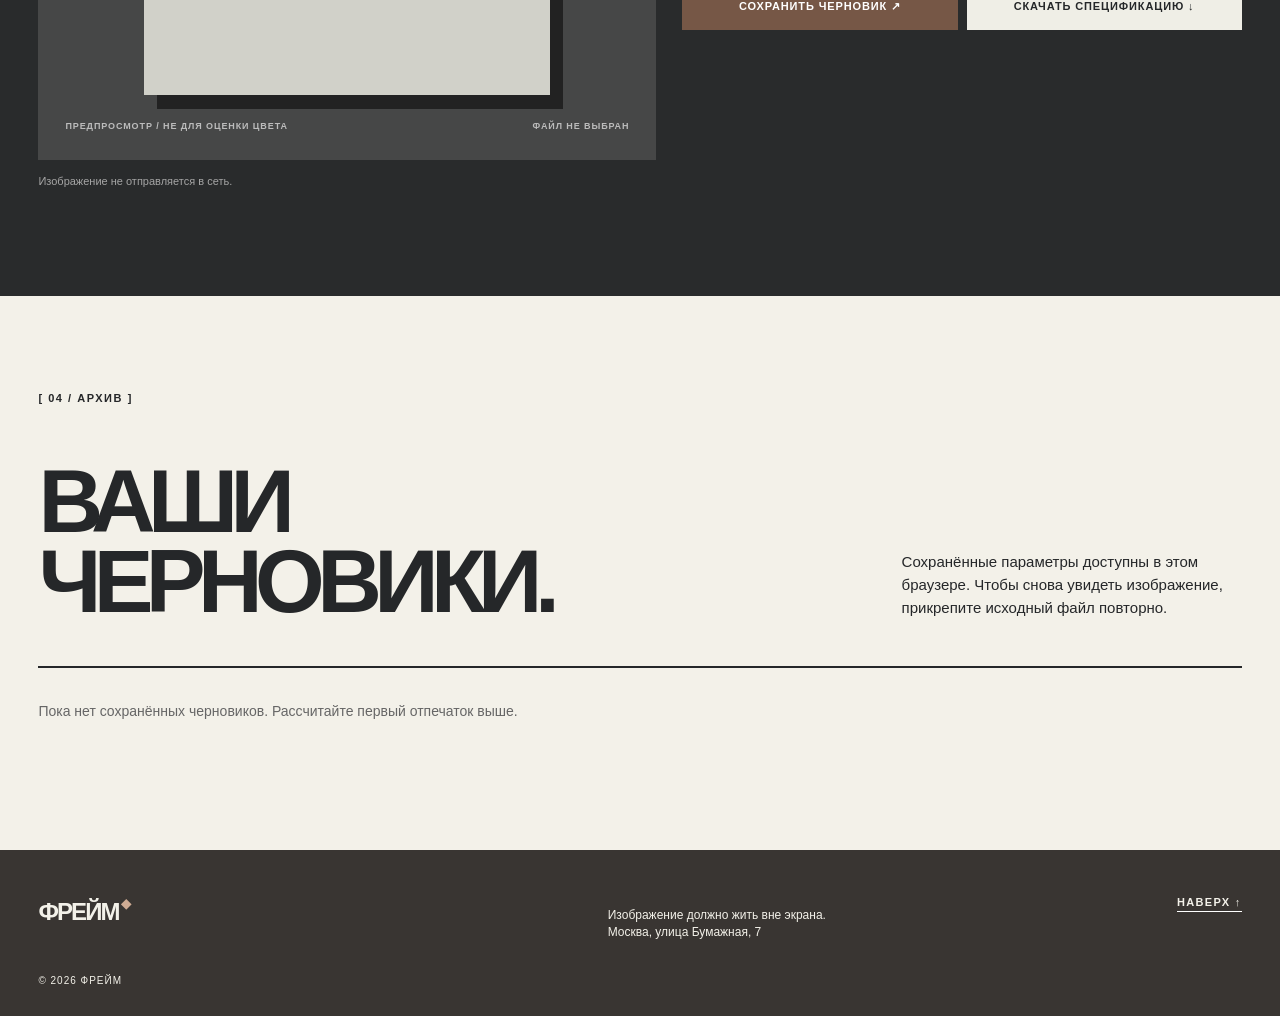
<file: sites/frame/index.html>
<!doctype html>
<html lang="ru">
<head>
  <meta charset="utf-8"><meta name="viewport" content="width=device-width, initial-scale=1"><meta name="theme-color" content="#f5f4ef">
  <meta name="description" content="ФРЕЙМ — фотолаборатория точной печати для работ, которые хочется держать в руках.">
  <title>ФРЕЙМ — фотопечать как объект</title>
  <link rel="stylesheet" href="styles.css"><script src="app.js" defer></script>
</head>
<body>
  <header class="topbar"><a class="brand" href="#top" aria-label="Фрейм, главная">ФРЕЙМ<span>◆</span></a><nav aria-label="Главная навигация"><a href="#method">Материалы</a><a href="#order">Рассчитать печать</a><a href="#archive">Мои заказы</a></nav><div class="header-side">ФОТОЛАБОРАТОРИЯ / МОСКВА</div></header>
  <main id="top">
    <section class="hero"><div class="hero-left"><div class="index-line"><span>СТУДИЯ ПЕЧАТИ И ИЗОБРАЖЕНИЯ</span><span>001 / 2026</span></div><h1>СНИМОК<br>СТАНЕТ<br><em>ВЕЩЬЮ.</em></h1><div class="hero-bottom"><p>Печать фотографий на бумаге с характером. Вы выбираете параметры, мы доводим изображение до физического результата.</p><a href="#order" class="square-link" aria-label="Рассчитать печать">↘</a></div></div><div class="hero-right"><img class="hero-lifestyle" src="assets/hands-prints.jpg" alt="Человек рассматривает напечатанные фотографии" fetchpriority="high"><div class="side-caption">ФОТОГРАФИЯ ЗА ПРЕДЕЛАМИ ЭКРАНА / 2026</div></div></section>

    <section class="method" id="method"><div class="section-id">[ 01 / МАТЕРИАЛ ]</div><div class="method-head"><h2>Бумага —<br><i>часть кадра.</i></h2><p>Три поверхности для разного света и настроения. Цена меняется в калькуляторе сразу, без скрытых доплат.</p></div><div class="paper-grid"><article><div class="paper-swatch matte"></div><span>01</span><h3>Матовая</h3><p>Спокойная поверхность без бликов. Для графики и мягкого дневного света.</p></article><article><div class="paper-swatch satin"></div><span>02</span><h3>Сатин</h3><p>Лёгкий блеск и плотные тени. Для цвета, которому нужно сиять.</p></article><article><div class="paper-swatch baryta"></div><span>03</span><h3>Барита</h3><p>Глубокий чёрный и тактильная фактура. Для выставочных отпечатков.</p></article></div></section>

    <section class="studio"><div class="studio-image"><img src="assets/darkroom.jpg" alt="Процесс проявки фотографии в тёмной комнате" loading="lazy"><span>ПРОЦЕСС / СВЕТ И БУМАГА</span></div><div class="studio-copy"><div class="section-id">[ 02 / ПРОЦЕСС ]</div><h2>ОТ ПИКСЕЛЯ<br>К БУМАГЕ.</h2><p>Изображение меняется, когда его держишь в руках. Для каждого тиража можно выбрать размер, поверхность и поля, а затем скачать точную спецификацию.</p><img src="assets/gallery.jpg" alt="Стена с оформленными фотографиями" loading="lazy"></div></section>

    <section class="order" id="order"><div class="section-id white">[ 03 / КОНФИГУРАТОР ]</div><div class="order-head"><h2>ВАШ<br>ОТПЕЧАТОК<span>.</span></h2><p>Загрузите файл для предпросмотра и настройте параметры. Файл остаётся на вашем устройстве; в сохранённом черновике хранится только его имя.</p></div><div class="order-grid"><div class="preview-column"><label for="photoFile" class="upload-zone"><strong>+ ЗАГРУЗИТЬ СНИМОК</strong><span>JPEG, PNG или WEBP · до 20 МБ</span><input id="photoFile" type="file" accept="image/jpeg,image/png,image/webp"></label><div class="preview-board"><div class="photo-sheet" id="photoSheet"><div id="photoPlaceholder" class="photo-placeholder"><span>ФРЕЙМ</span><small>ВАШ КАДР БУДЕТ ЗДЕСЬ</small></div><img id="photoPreview" alt="Предпросмотр загруженной фотографии" hidden></div><div class="board-ruler"><span>ПРЕДПРОСМОТР / НЕ ДЛЯ ОЦЕНКИ ЦВЕТА</span><span id="fileName">ФАЙЛ НЕ ВЫБРАН</span></div></div><p class="file-note" id="fileNote" role="status">Изображение не отправляется в сеть.</p></div><form id="printForm" class="controls"><div class="control-row"><span class="row-number">01</span><label>Формат<select id="size"><option value="a6">10 × 15 см · открытка</option><option value="a5">15 × 21 см · альбом</option><option value="a4" selected>21 × 30 см · стандарт</option><option value="large">30 × 40 см · стена</option></select></label></div><div class="control-row"><span class="row-number">02</span><label>Бумага<select id="paper"><option value="matte">Матовая · 230 г/м²</option><option value="satin">Сатин · 260 г/м²</option><option value="baryta">Барита · 310 г/м²</option></select></label></div><div class="control-row"><span class="row-number">03</span><label>Количество<input id="copies" type="number" min="1" max="100" value="1" required></label></div><fieldset class="control-row border-row"><span class="row-number">04</span><div><legend>Поля</legend><label><input type="radio" name="border" value="none" checked> Без полей</label><label><input type="radio" name="border" value="white"> Белое поле 12 мм</label></div></fieldset><div class="pricing"><div><span>Цена за отпечаток</span><b id="unitPrice">—</b></div><div><span>Скидка за тираж</span><b id="volumeDiscount">—</b></div><div class="total"><span>ИТОГО</span><strong id="totalPrice">—</strong></div></div><div class="actions"><button type="submit" class="primary-action">Сохранить черновик ↗</button><button type="button" id="downloadOrder" class="secondary-action">Скачать спецификацию ↓</button></div><p id="formStatus" role="status"></p></form></div></section>

    <section class="archive" id="archive"><div class="section-id">[ 04 / АРХИВ ]</div><div class="archive-head"><h2>ВАШИ<br>ЧЕРНОВИКИ.</h2><p>Сохранённые параметры доступны в этом браузере. Чтобы снова увидеть изображение, прикрепите исходный файл повторно.</p></div><div id="draftList" class="draft-list"></div></section>
  </main>
  <footer><div class="footer-brand">ФРЕЙМ<span>◆</span></div><p>Изображение должно жить вне экрана.<br>Москва, улица Бумажная, 7</p><a href="#top">НАВЕРХ ↑</a><small>© 2026 ФРЕЙМ</small></footer>
</body>
</html>
</file>
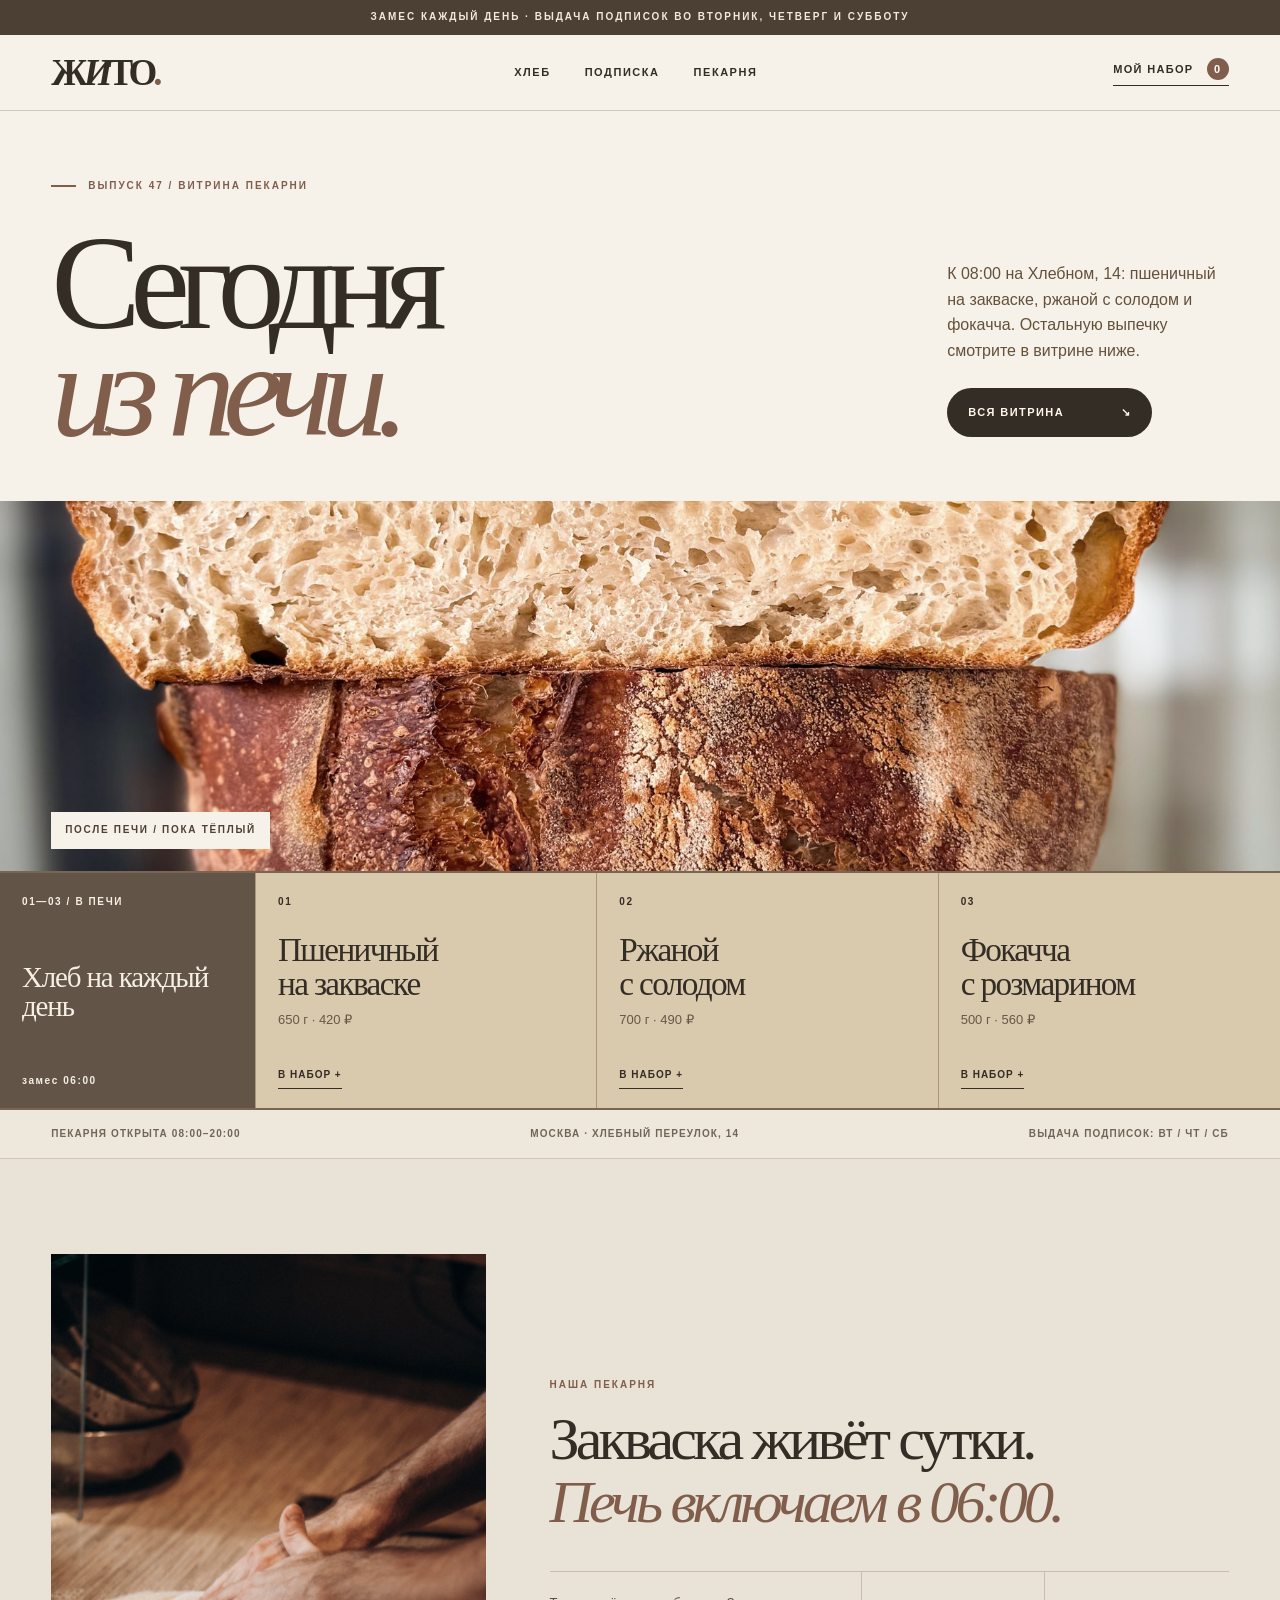
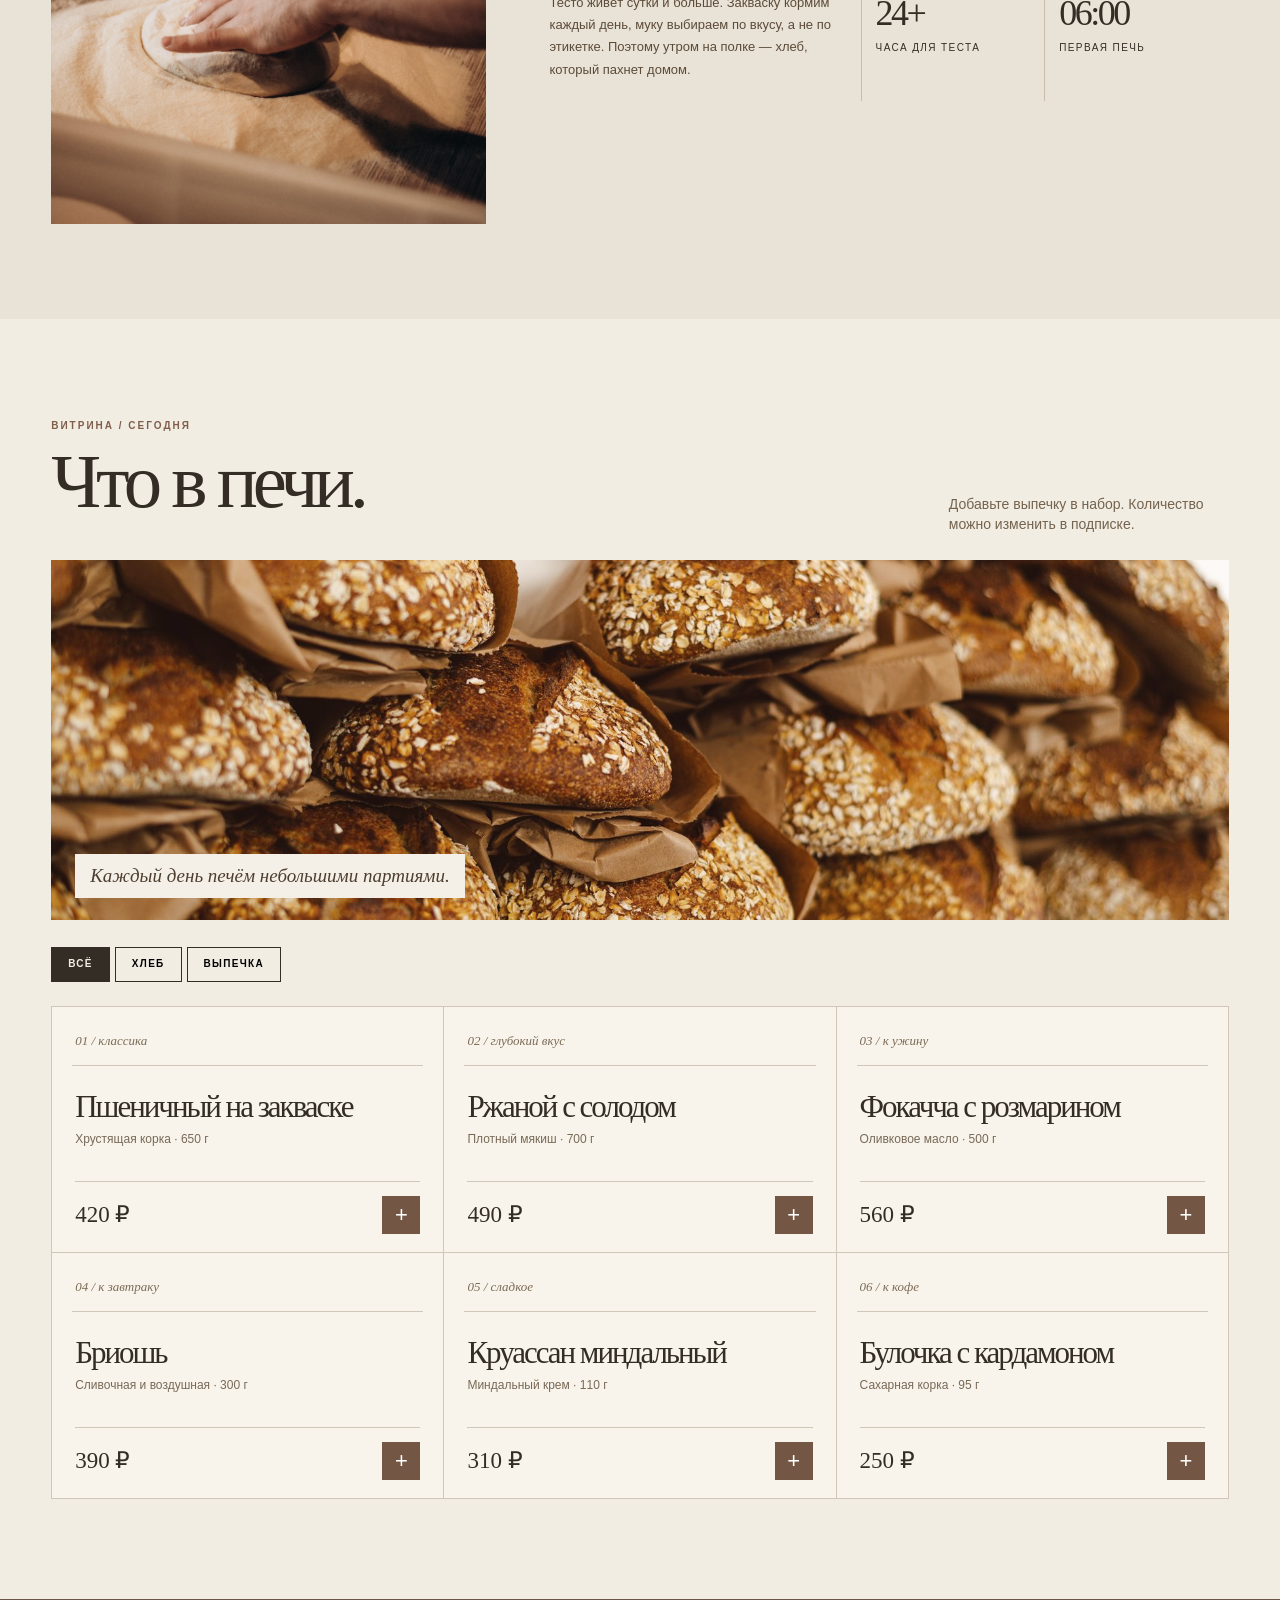
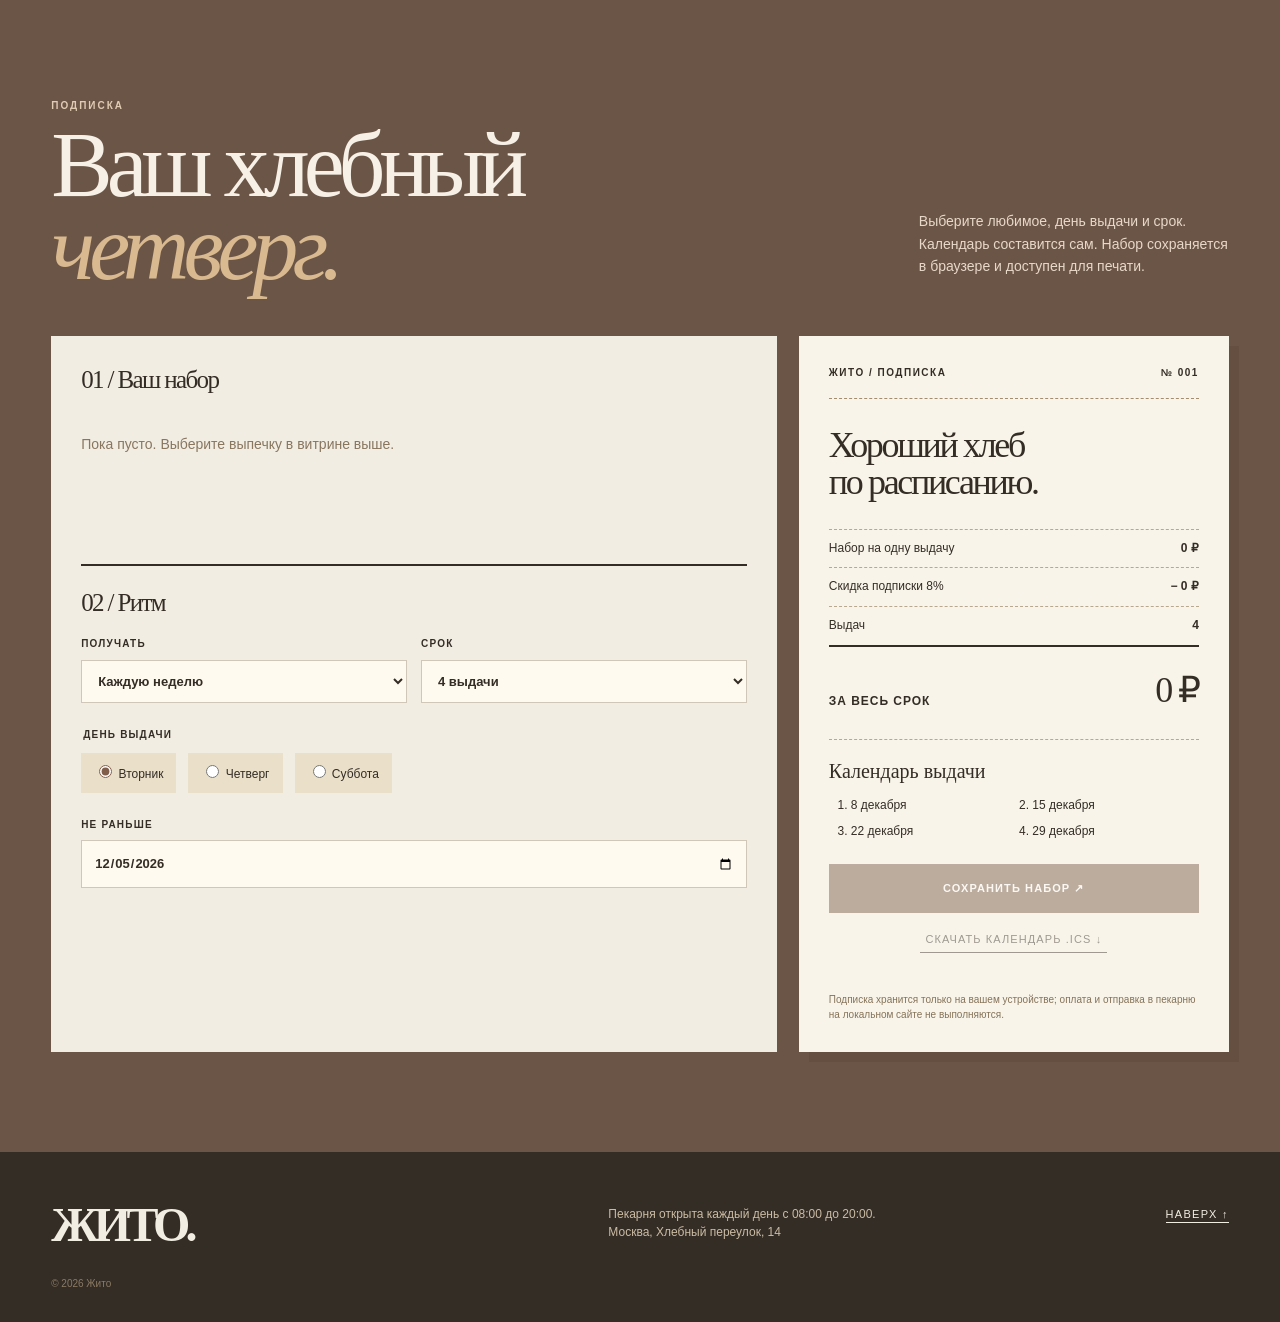
<file: sites/grain/index.html>
<!doctype html>
<html lang="ru">
<head>
  <meta charset="utf-8"><meta name="viewport" content="width=device-width, initial-scale=1"><meta name="theme-color" content="#f1e5d0">
  <meta name="description" content="Жито — ремесленная пекарня с хлебом по подписке.">
  <title>Жито — ремесленная пекарня и хлеб по подписке</title>
  <link rel="stylesheet" href="styles.css"><script src="app.js" defer></script>
</head>
<body>
  <div class="announcement">ЗАМЕС КАЖДЫЙ ДЕНЬ · ВЫДАЧА ПОДПИСОК ВО ВТОРНИК, ЧЕТВЕРГ И СУББОТУ</div>
  <header><a class="logo" href="#top" aria-label="Жито, на главную">Ж<span>И</span>ТО<span class="logo-dot">.</span></a><nav aria-label="Навигация"><a href="#breads">Хлеб</a><a href="#subscription">Подписка</a><a href="#bakery">Пекарня</a></nav><a class="basket-link" href="#subscription">Мой набор <span id="basketCount">0</span></a></header>
  <main id="top">
    <section class="hero">
      <div class="hero-copy">
        <div class="hero-title"><div class="tiny-rule">ВЫПУСК 47 / ВИТРИНА ПЕКАРНИ</div><h1>Сегодня<br><i>из печи.</i></h1></div>
        <div class="hero-aside"><p>К 08:00 на Хлебном, 14: пшеничный на закваске, ржаной с солодом и фокачча. Остальную выпечку смотрите в витрине ниже.</p><a class="pill-button" href="#breads">Вся витрина <span>↘</span></a></div>
      </div>
      <figure class="hero-photo"><img src="assets/bread-in-hands.jpg" alt="Свежий хлеб в руках" fetchpriority="high"><figcaption>ПОСЛЕ ПЕЧИ / ПОКА ТЁПЛЫЙ</figcaption></figure>
      <div class="hero-shelf" aria-label="Выпечка дня">
        <div class="shelf-heading"><span>01—03 / В ПЕЧИ</span><strong>Хлеб на каждый день</strong><small>замес 06:00</small></div>
        <article class="shelf-item"><span class="shelf-num">01</span><h2>Пшеничный<br>на закваске</h2><p>650 г · 420 ₽</p><button type="button" data-feature="sourdough">В набор +</button></article>
        <article class="shelf-item"><span class="shelf-num">02</span><h2>Ржаной<br>с солодом</h2><p>700 г · 490 ₽</p><button type="button" data-feature="rye">В набор +</button></article>
        <article class="shelf-item"><span class="shelf-num">03</span><h2>Фокачча<br>с розмарином</h2><p>500 г · 560 ₽</p><button type="button" data-feature="focaccia">В набор +</button></article>
      </div>
      <div class="hero-foot"><span>ПЕКАРНЯ ОТКРЫТА 08:00–20:00</span><span>МОСКВА · ХЛЕБНЫЙ ПЕРЕУЛОК, 14</span><span>ВЫДАЧА ПОДПИСОК: ВТ / ЧТ / СБ</span></div>
    </section>
    <section class="intro" id="bakery"><div class="intro-photo"><img src="assets/kneading.jpg" alt="Пекарь вручную замешивает тесто" loading="lazy"></div><div class="intro-content"><p class="overline">НАША ПЕКАРНЯ</p><h2>Закваска живёт сутки.<br><em>Печь включаем в 06:00.</em></h2><div class="intro-grid"><p>Тесто живёт сутки и больше. Закваску кормим каждый день, муку выбираем по вкусу, а не по этикетке. Поэтому утром на полке — хлеб, который пахнет домом.</p><div class="stat"><strong>24+</strong><span>часа для теста</span></div><div class="stat"><strong>06:00</strong><span>первая печь</span></div></div></div></section>
    <section class="breads" id="breads"><div class="section-title"><div><p class="overline">ВИТРИНА / СЕГОДНЯ</p><h2>Что в печи.</h2></div><p>Добавьте выпечку в набор. Количество можно изменить в подписке.</p></div><div class="catalog-image"><img src="assets/bread-shelves.jpg" alt="Свежий ремесленный хлеб на полках пекарни" loading="lazy"><span>Каждый день печём небольшими партиями.</span></div><div class="catalog-filter" role="group" aria-label="Фильтры каталога"><button type="button" class="active" data-filter="all" aria-pressed="true">Всё</button><button type="button" data-filter="bread" aria-pressed="false">Хлеб</button><button type="button" data-filter="pastry" aria-pressed="false">Выпечка</button></div><div class="product-grid" id="productGrid"></div></section>
    <section class="subscription" id="subscription"><div class="subscription-head"><div><p class="overline">ПОДПИСКА</p><h2>Ваш хлебный<br><i>четверг.</i></h2></div><p>Выберите любимое, день выдачи и срок. Календарь составится сам. Набор сохраняется в браузере и доступен для печати.</p></div><div class="subscription-grid"><div class="builder"><h3>01 / Ваш набор</h3><div id="basketItems" class="basket-items"></div><div class="builder-fields"><h3>02 / Ритм</h3><div class="field-grid"><label>Получать<select id="frequency"><option value="1">Каждую неделю</option><option value="2">Раз в две недели</option></select></label><label>Срок<select id="weeks"><option value="4">4 выдачи</option><option value="8">8 выдач</option><option value="12">12 выдач</option></select></label></div><fieldset><legend>День выдачи</legend><label><input type="radio" name="pickupDay" value="2" checked> Вторник</label><label><input type="radio" name="pickupDay" value="4"> Четверг</label><label><input type="radio" name="pickupDay" value="6"> Суббота</label></fieldset><label class="start-label">Не раньше<input id="startDate" type="date" required></label></div></div><aside class="receipt"><div class="receipt-top"><span>ЖИТО / ПОДПИСКА</span><span>№ <span id="receiptNumber">001</span></span></div><h3>Хороший хлеб<br>по расписанию.</h3><div class="receipt-lines"><div><span>Набор на одну выдачу</span><b id="perPickup">0 ₽</b></div><div><span>Скидка подписки 8%</span><b id="discount">0 ₽</b></div><div><span>Выдач</span><b id="pickupCount">4</b></div></div><div class="receipt-total"><span>За весь срок</span><strong id="grandTotal">0 ₽</strong></div><div class="schedule"><h4>Календарь выдачи</h4><ol id="scheduleList"></ol></div><button id="savePlan" type="button" class="save-button">Сохранить набор ↗</button><button id="downloadCalendar" type="button" class="text-button">Скачать календарь .ics ↓</button><p id="status" role="status"></p><small>Подписка хранится только на вашем устройстве; оплата и отправка в пекарню на локальном сайте не выполняются.</small></aside></div></section>
  </main>
  <footer><div class="footer-logo">ЖИТО.</div><p>Пекарня открыта каждый день с 08:00 до 20:00.<br>Москва, Хлебный переулок, 14</p><a href="#top">Наверх ↑</a><small>© 2026 Жито</small></footer>
</body>
</html>
</file>
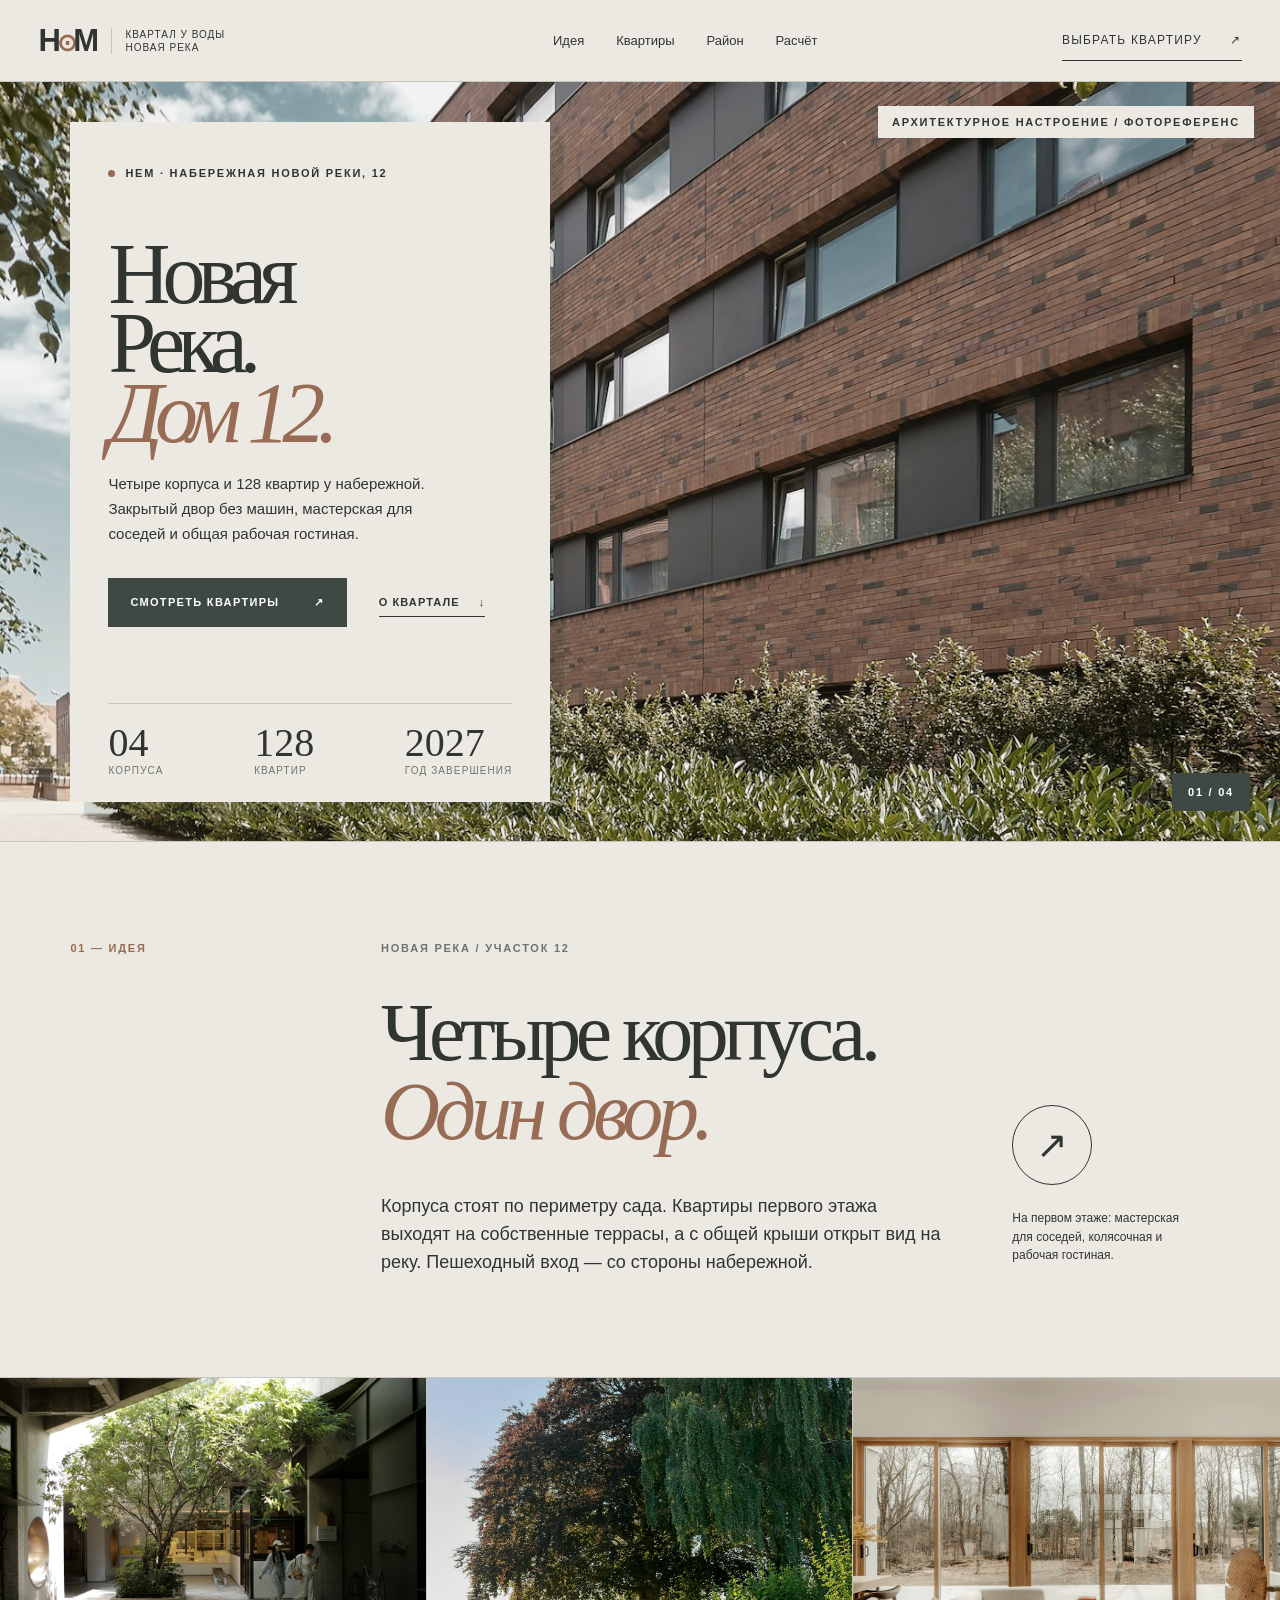
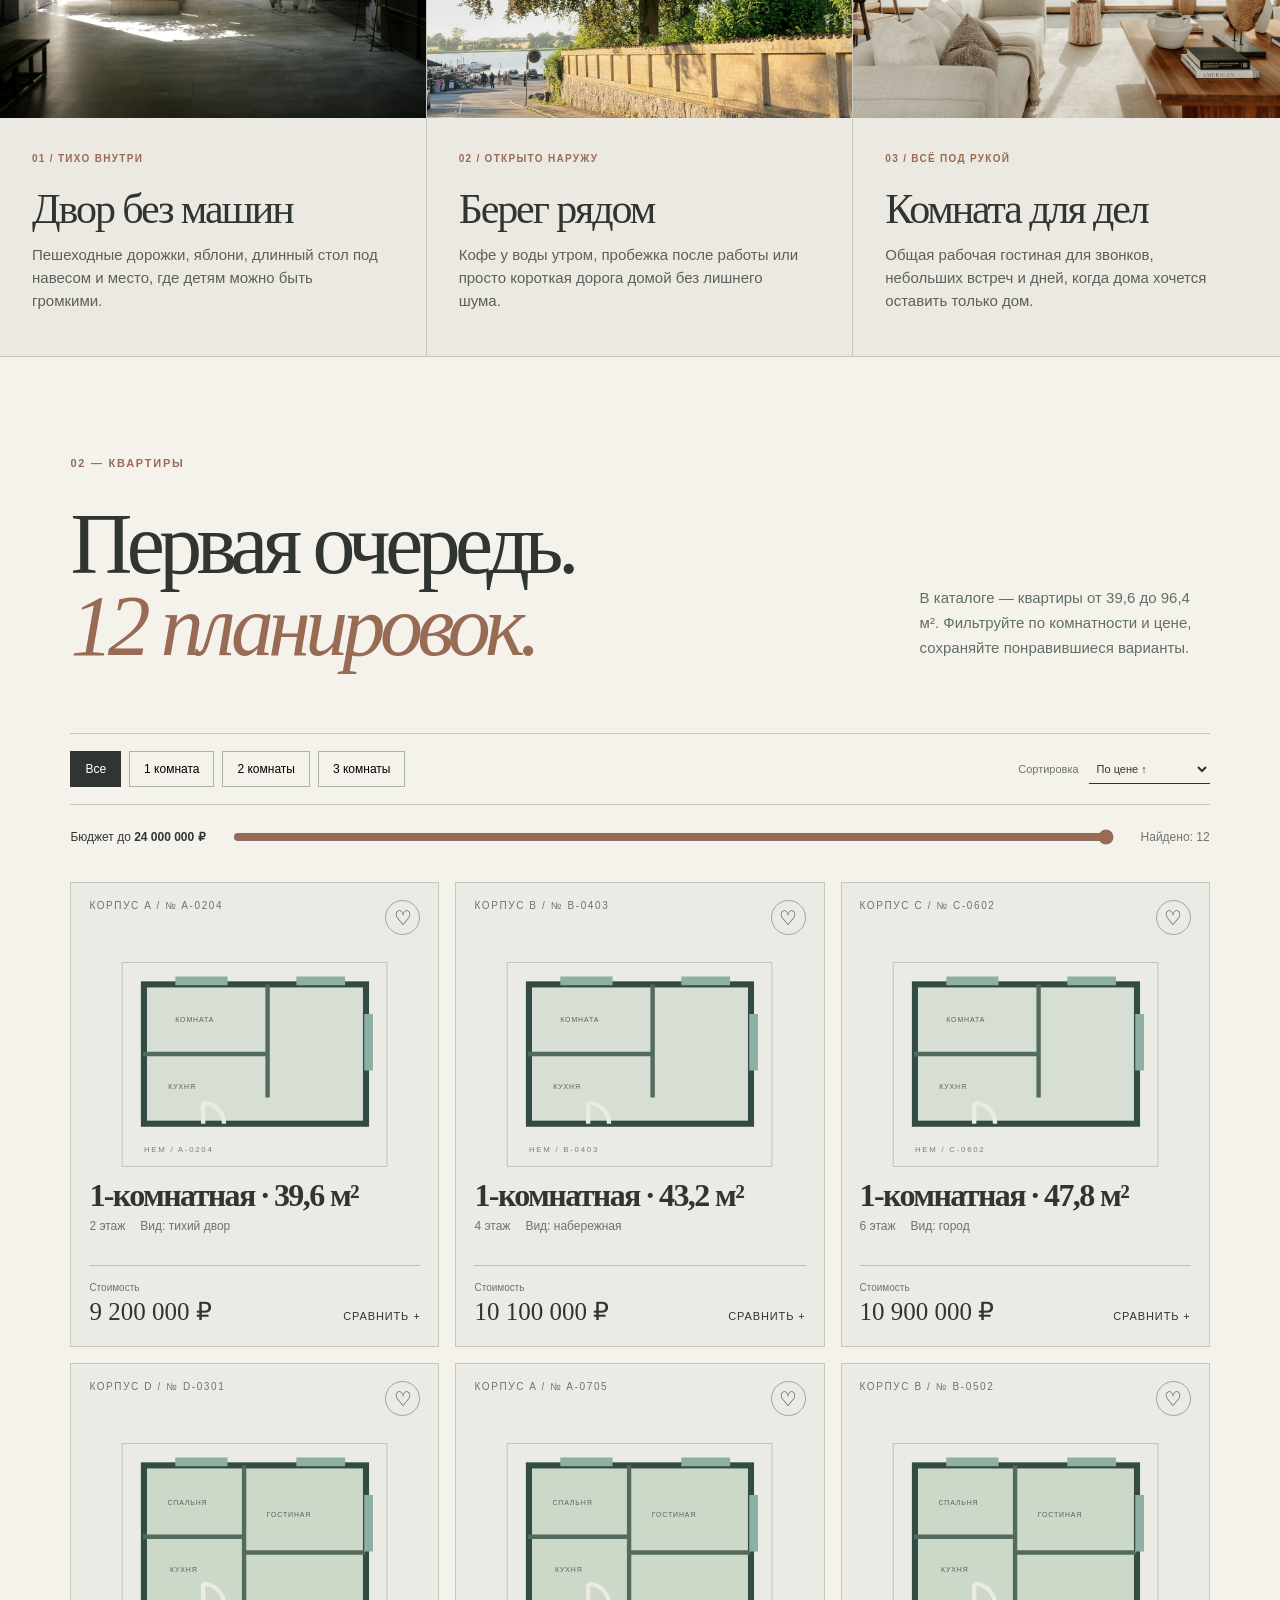
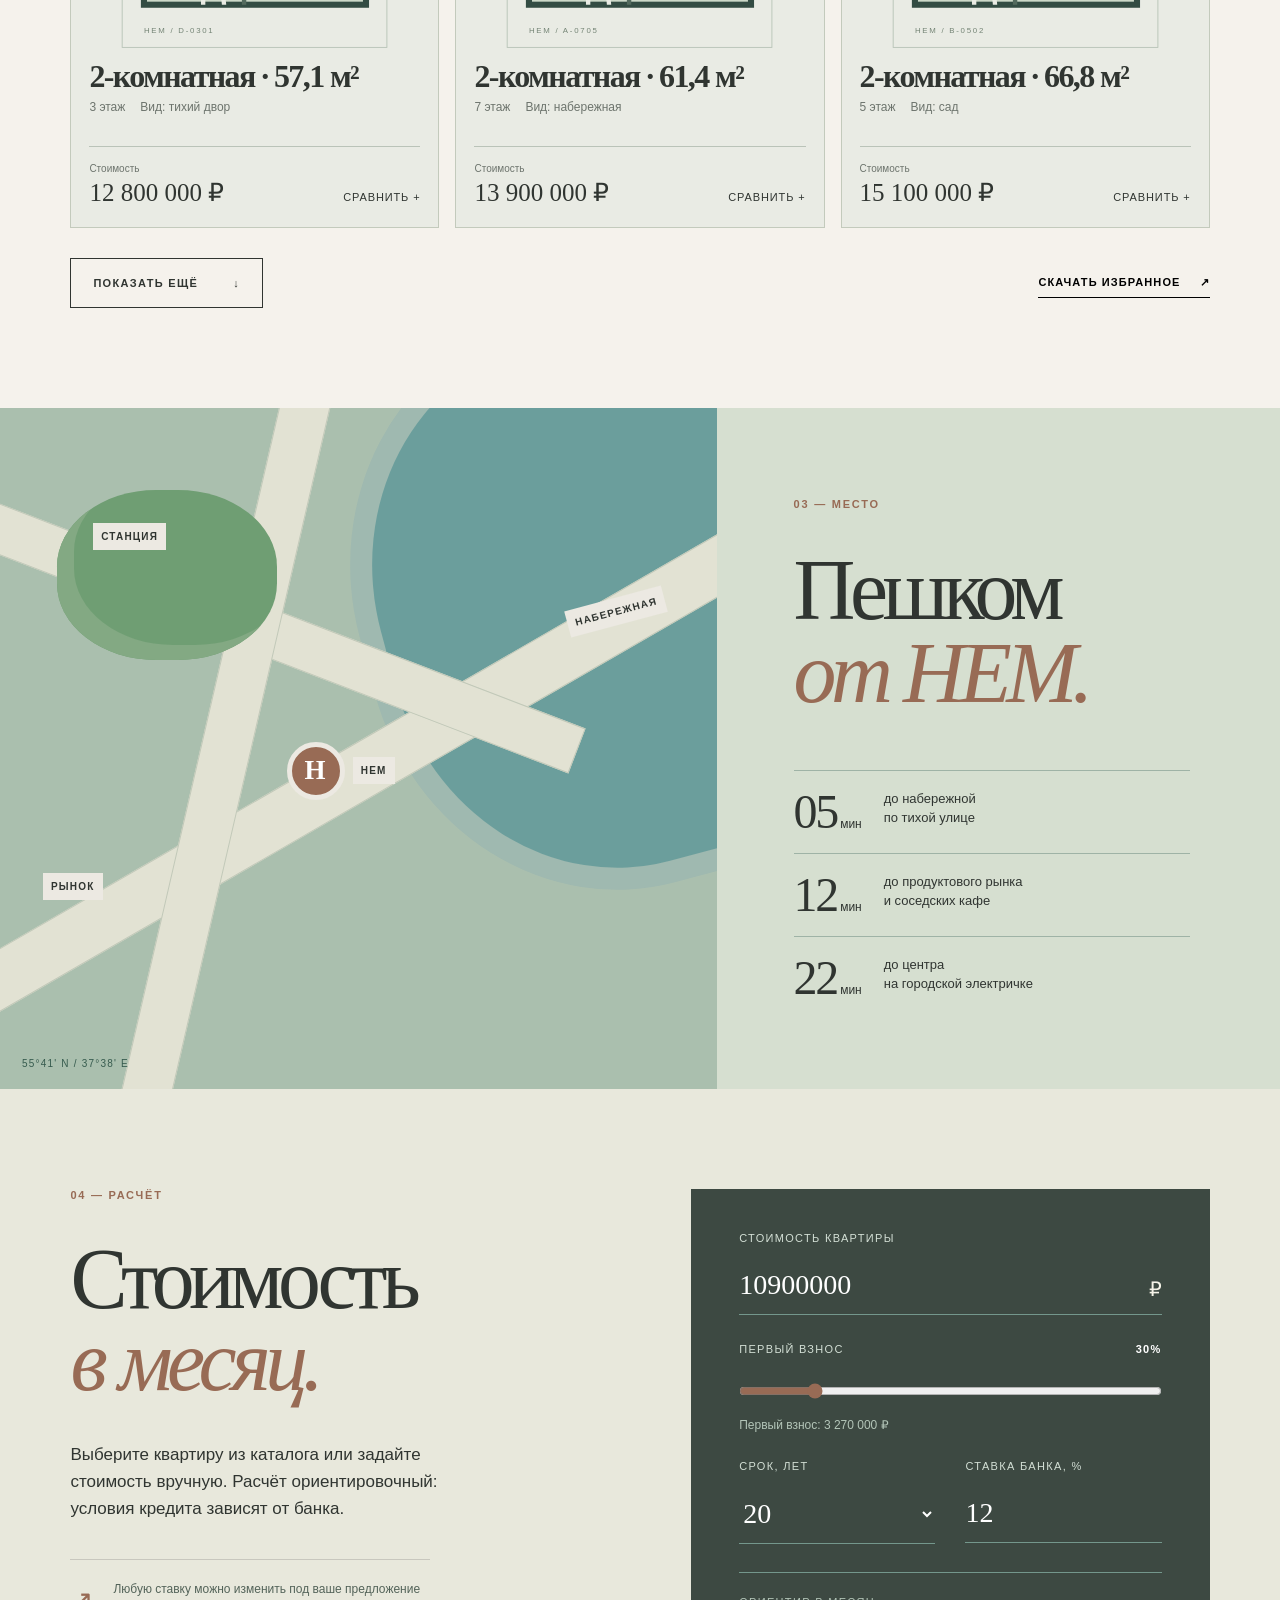
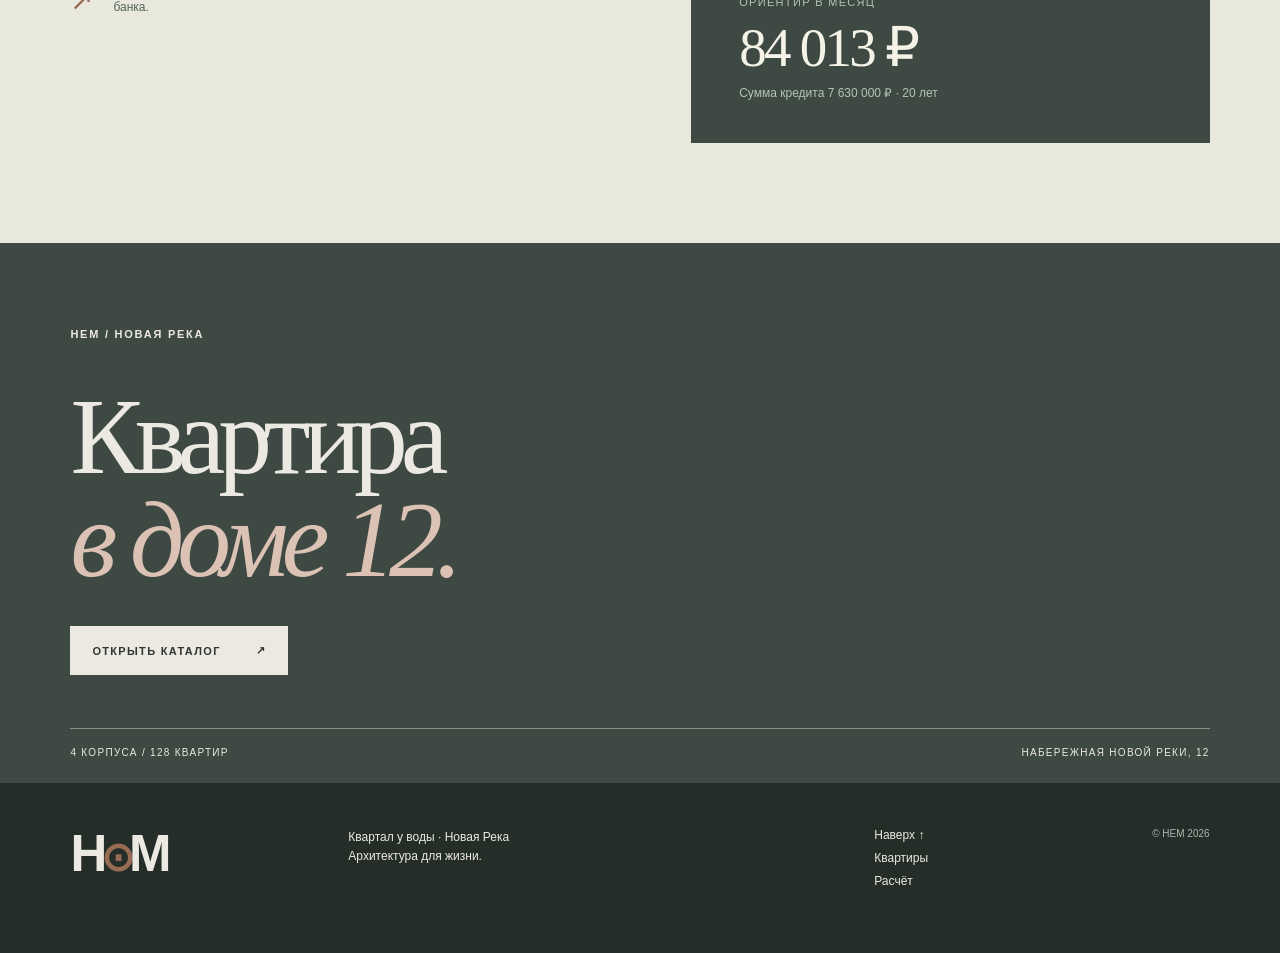
<file: sites/hem/index.html>
<!doctype html>
<html lang="ru">
<head>
  <meta charset="utf-8">
  <meta name="viewport" content="width=device-width, initial-scale=1">
  <meta name="theme-color" content="#ece9e2">
  <meta name="description" content="HEM — камерный квартал у воды. Выберите и сравните квартиры, рассчитайте бюджет покупки.">
  <title>HEM — квартал у воды</title>
  <link rel="stylesheet" href="styles.css">
  <script src="app.js" defer></script>
</head>
<body>
  <a class="skip-link" href="#main">К содержанию</a>
  <header class="site-header">
    <a class="brand" href="#top" aria-label="HEM — наверх"><span class="brand-mark">H<span>⊙</span>M</span><span class="brand-caption">Квартал у воды<br>Новая Река</span></a>
    <nav aria-label="Основная навигация"><a href="#idea">Идея</a><a href="#homes">Квартиры</a><a href="#place">Район</a><a href="#finance">Расчёт</a></nav>
    <a class="header-action" href="#homes">Выбрать квартиру <span aria-hidden="true">↗</span></a>
  </header>

  <main id="main">
    <section class="hero" id="top" aria-labelledby="hero-title">
      <div class="hero-copy">
        <p class="eyebrow"><span class="live-dot"></span> HEM · Набережная Новой Реки, 12</p>
        <h1 id="hero-title">Новая<br>Река.<br><em>Дом 12.</em></h1>
        <p class="hero-intro">Четыре корпуса и 128 квартир у набережной. Закрытый двор без машин, мастерская для соседей и общая рабочая гостиная.</p>
        <div class="hero-actions"><a class="button button-dark" href="#homes">Смотреть квартиры <span>↗</span></a><a class="text-link" href="#idea">О квартале <span>↓</span></a></div>
        <div class="hero-meta"><span><b>04</b><small>корпуса</small></span><span><b>128</b><small>квартир</small></span><span><b>2027</b><small>год завершения</small></span></div>
      </div>
      <div class="hero-art">
        <img src="assets/hero.jpg" alt="Кирпичный жилой дом среди деревьев, архитектурный референс квартала" fetchpriority="high">
        <div class="art-label">АРХИТЕКТУРНОЕ НАСТРОЕНИЕ / ФОТОРЕФЕРЕНС</div>
        <span class="art-stamp">01 / 04</span>
      </div>
    </section>

    <section class="statement section-pad" id="idea">
      <div class="section-kicker">01 — Идея</div>
      <div class="statement-main"><p class="overline">Новая Река / участок 12</p><h2>Четыре корпуса.<br><span>Один двор.</span></h2><p>Корпуса стоят по периметру сада. Квартиры первого этажа выходят на собственные террасы, а с общей крыши открыт вид на реку. Пешеходный вход — со стороны набережной.</p></div>
      <div class="statement-aside"><div class="circle-icon" aria-hidden="true">↗</div><p>На первом этаже: мастерская для соседей, колясочная и рабочая гостиная.</p></div>
    </section>

    <section class="features" aria-label="Особенности квартала">
      <article class="feature feature-courtyard"><div class="feature-visual visual-yard"><img src="assets/courtyard.jpg" alt="Зелёный внутренний двор с людьми" loading="lazy"></div><div class="feature-copy"><span>01 / Тихо внутри</span><h3>Двор без машин</h3><p>Пешеходные дорожки, яблони, длинный стол под навесом и место, где детям можно быть громкими.</p></div></article>
      <article class="feature feature-water"><div class="feature-visual visual-water"><img src="assets/riverside.jpg" alt="Тихая дорожка среди деревьев ведёт к воде" loading="lazy"></div><div class="feature-copy"><span>02 / Открыто наружу</span><h3>Берег рядом</h3><p>Кофе у воды утром, пробежка после работы или просто короткая дорога домой без лишнего шума.</p></div></article>
      <article class="feature feature-work"><div class="feature-visual visual-work"><img src="assets/interior.jpg" alt="Светлая общая гостиная с окнами во всю стену" loading="lazy"></div><div class="feature-copy"><span>03 / Всё под рукой</span><h3>Комната для дел</h3><p>Общая рабочая гостиная для звонков, небольших встреч и дней, когда дома хочется оставить только дом.</p></div></article>
    </section>

    <section class="homes section-pad" id="homes">
      <div class="section-heading"><div><p class="section-kicker">02 — Квартиры</p><h2>Первая очередь.<br><em>12 планировок.</em></h2></div><p>В каталоге — квартиры от 39,6 до 96,4 м². Фильтруйте по комнатности и цене, сохраняйте понравившиеся варианты.</p></div>
      <div class="catalog-toolbar">
        <div class="filter-group" role="group" aria-label="Количество комнат"><button type="button" class="filter-btn active" data-rooms="all" aria-pressed="true">Все</button><button type="button" class="filter-btn" data-rooms="1" aria-pressed="false">1 комната</button><button type="button" class="filter-btn" data-rooms="2" aria-pressed="false">2 комнаты</button><button type="button" class="filter-btn" data-rooms="3" aria-pressed="false">3 комнаты</button></div>
        <label class="sort-label">Сортировка <select id="sort"><option value="price-asc">По цене ↑</option><option value="area-desc">По площади ↓</option><option value="floor-asc">По этажу ↑</option></select></label>
      </div>
      <div class="range-row"><label for="priceMax">Бюджет до <strong id="priceValue"></strong></label><input id="priceMax" type="range" min="8000000" max="24000000" step="500000" value="24000000"><span id="resultsCount" aria-live="polite"></span></div>
      <div class="unit-grid" id="unitGrid"></div>
      <div class="catalog-footer"><button class="button button-outline" id="showMore" type="button">Показать ещё <span>↓</span></button><button class="text-link" id="downloadFavorites" type="button">Скачать избранное <span>↗</span></button></div>
    </section>

    <section class="place" id="place"><div class="place-map" role="img" aria-label="Схематичная карта квартала и набережной"><div class="map-water"></div><div class="map-road road-one"></div><div class="map-road road-two"></div><div class="map-road road-three"></div><div class="map-park"></div><div class="map-marker marker-home"><b>H</b><span>HEM</span></div><div class="map-marker marker-river"><span>НАБЕРЕЖНАЯ</span></div><div class="map-marker marker-market"><span>РЫНОК</span></div><div class="map-marker marker-metro"><span>СТАНЦИЯ</span></div><span class="map-coordinate">55°41' N / 37°38' E</span></div><div class="place-copy"><p class="section-kicker">03 — Место</p><h2>Пешком<br><em>от HEM.</em></h2><div class="distance"><b>05<span> мин</span></b><p>до набережной<br>по тихой улице</p></div><div class="distance"><b>12<span> мин</span></b><p>до продуктового рынка<br>и соседских кафе</p></div><div class="distance"><b>22<span> мин</span></b><p>до центра<br>на городской электричке</p></div></div></section>

    <section class="finance section-pad" id="finance"><div class="finance-intro"><p class="section-kicker">04 — Расчёт</p><h2>Стоимость<br><em>в месяц.</em></h2><p>Выберите квартиру из каталога или задайте стоимость вручную. Расчёт ориентировочный: условия кредита зависят от банка.</p><div class="calc-note"><span>↗</span> Любую ставку можно изменить под ваше предложение банка.</div></div><div class="calculator"><div class="calc-field"><label for="calcPrice">Стоимость квартиры</label><div class="input-suffix"><input id="calcPrice" type="number" inputmode="numeric" min="1000000" max="100000000" step="100000" value="10900000"><span>₽</span></div></div><div class="calc-field"><label for="calcDown">Первый взнос <b id="downPct">30%</b></label><input id="calcDown" type="range" min="20" max="80" step="5" value="30"><small id="downAmount"></small></div><div class="calc-row"><div class="calc-field"><label for="calcYears">Срок, лет</label><select id="calcYears"><option>5</option><option>10</option><option>15</option><option selected>20</option><option>25</option><option>30</option></select></div><div class="calc-field"><label for="calcRate">Ставка банка, %</label><input id="calcRate" type="number" min="0" max="50" step="0.1" value="12"></div></div><div class="calc-result"><span>Ориентир в месяц</span><strong id="monthlyPayment">—</strong><small id="loanAmount"></small></div></div></section>

    <section class="closing"><span class="closing-overline">HEM / НОВАЯ РЕКА</span><h2>Квартира<br><em>в доме 12.</em></h2><a href="#homes" class="button button-light">Открыть каталог <span>↗</span></a><div class="closing-line"><span>4 корпуса / 128 квартир</span><span>Набережная Новой Реки, 12</span></div></section>
  </main>

  <footer class="site-footer"><div class="footer-logo">H<span>⊙</span>M</div><p>Квартал у воды · Новая Река<br>Архитектура для жизни.</p><div><a href="#top">Наверх ↑</a><a href="#homes">Квартиры</a><a href="#finance">Расчёт</a></div><small>© HEM 2026</small></footer>

  <aside class="compare-tray" id="compareTray" aria-live="polite" hidden><div><strong>Сравнение <span id="compareCount">0</span>/3</strong><span id="compareNames"></span></div><button type="button" id="compareOpen">Сравнить ↗</button></aside>
  <dialog id="compareDialog" class="compare-dialog"><div class="dialog-top"><h2>Сравнение квартир</h2><button type="button" id="compareClose" aria-label="Закрыть">×</button></div><div id="compareContent"></div></dialog>
  <div id="toast" class="toast" role="status" aria-live="polite"></div>
</body>
</html>
</file>
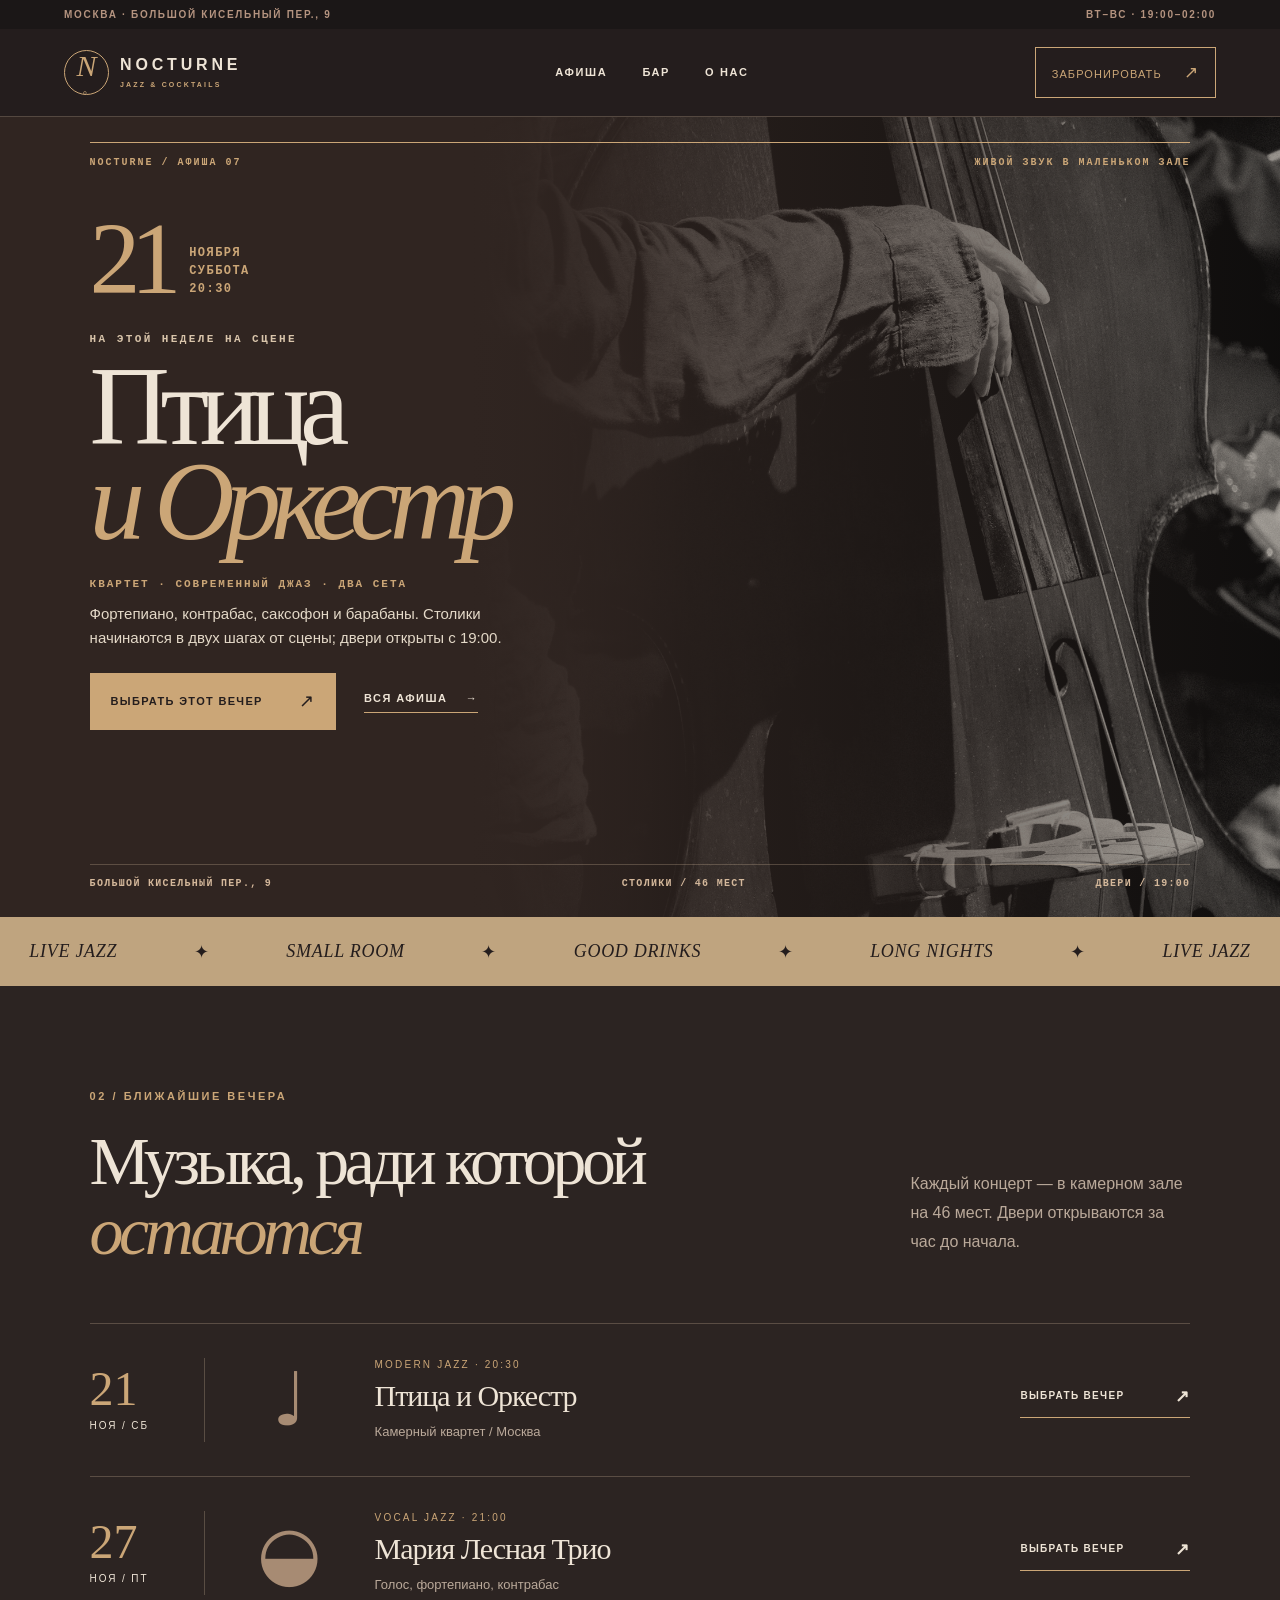
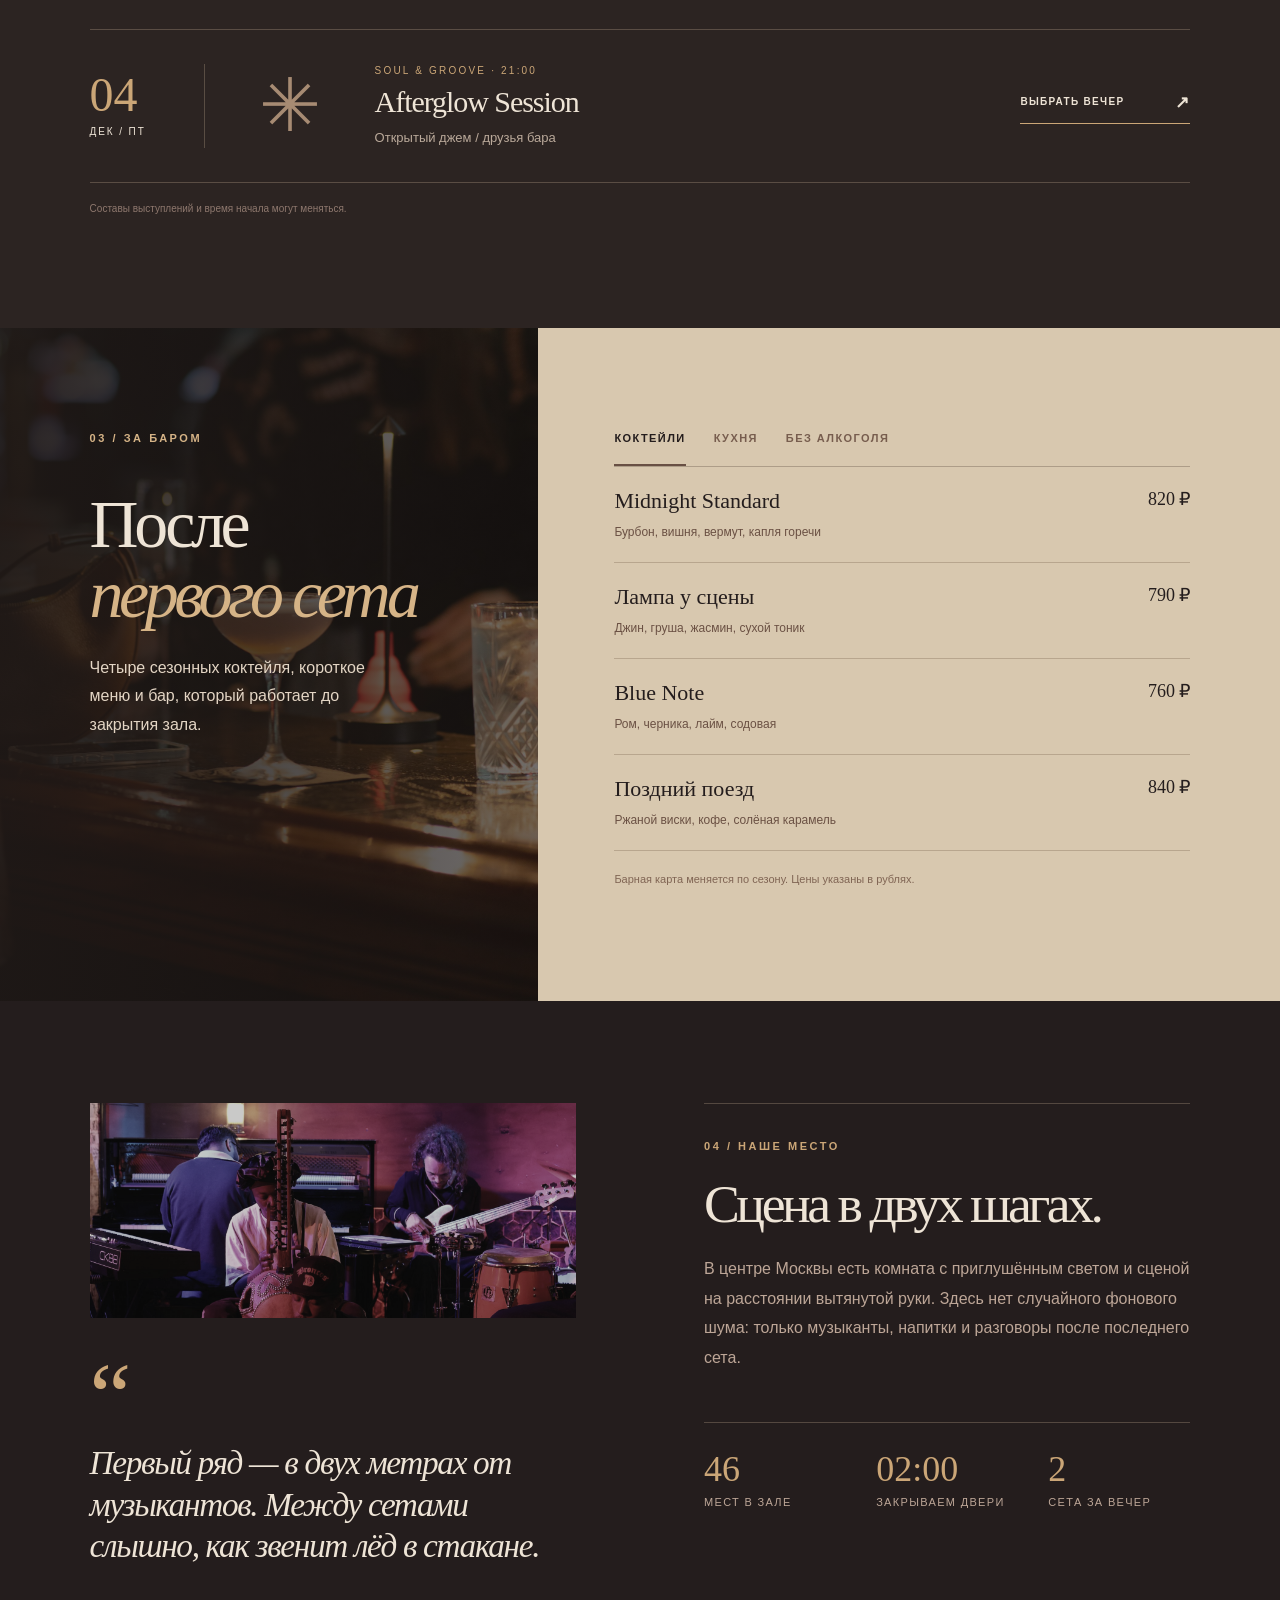
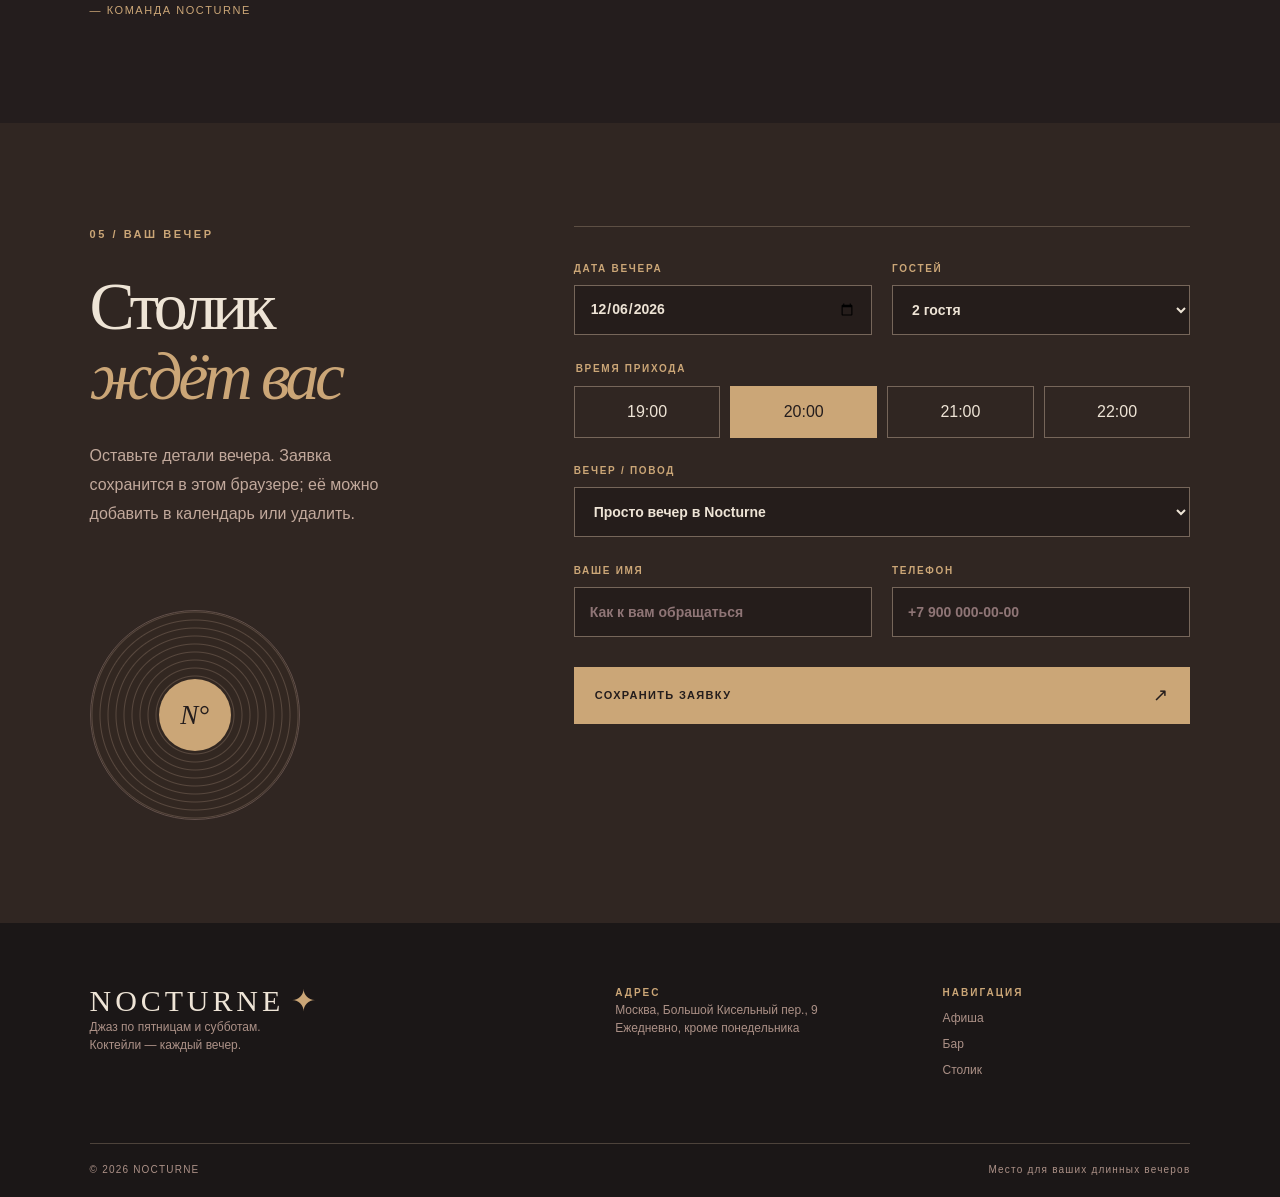
<file: sites/nocturne/index.html>
<!doctype html>
<html lang="ru">
<head>
  <meta charset="utf-8">
  <meta name="viewport" content="width=device-width, initial-scale=1">
  <meta name="theme-color" content="#241d1d">
  <meta name="description" content="Nocturne — камерный джаз-бар: живая музыка, авторские коктейли и столик на вечер.">
  <title>Nocturne — джаз-бар после заката</title>
  <link rel="stylesheet" href="style.css">
  <script src="app.js" defer></script>
</head>
<body>
  <a class="skip" href="#main">К содержанию</a>
  <div class="topline"><span>МОСКВА · БОЛЬШОЙ КИСЕЛЬНЫЙ ПЕР., 9</span><span>ВТ–ВС · 19:00–02:00</span></div>
  <header class="site-header">
    <a class="brand" href="#top" aria-label="Nocturne — на главную"><span class="brand-mark">N<span>°</span></span><span class="brand-name">NOCTURNE<small>JAZZ & COCKTAILS</small></span></a>
    <nav aria-label="Основная навигация"><a href="#events">Афиша</a><a href="#bar">Бар</a><a href="#story">О нас</a></nav>
    <a class="header-reserve" href="#reserve">Забронировать <span aria-hidden="true">↗</span></a>
  </header>
  <main id="main">
    <section class="hero" id="top" aria-labelledby="hero-title">
      <div class="hero-copy">
        <div class="poster-top"><span>NOCTURNE / АФИША 07</span><span>ЖИВОЙ ЗВУК В МАЛЕНЬКОМ ЗАЛЕ</span></div>
        <div class="poster-date"><b>21</b><span>НОЯБРЯ<br>СУББОТА<br>20:30</span></div>
        <p class="poster-label">НА ЭТОЙ НЕДЕЛЕ НА СЦЕНЕ</p>
        <h1 id="hero-title"><span>Птица</span><em>и Оркестр</em></h1>
        <p class="poster-genre">КВАРТЕТ · СОВРЕМЕННЫЙ ДЖАЗ · ДВА СЕТА</p>
        <p class="hero-lede">Фортепиано, контрабас, саксофон и барабаны. Столики начинаются в двух шагах от сцены; двери открыты с 19:00.</p>
        <div class="hero-actions"><a class="btn btn-gold" href="#reserve" data-event="Птица и Оркестр">Выбрать этот вечер <span aria-hidden="true">↗</span></a><a class="text-link" href="#events">Вся афиша <span aria-hidden="true">→</span></a></div>
        <div class="poster-bottom"><span>БОЛЬШОЙ КИСЕЛЬНЫЙ ПЕР., 9</span><span>СТОЛИКИ / 46 МЕСТ</span><span>ДВЕРИ / 19:00</span></div>
      </div>
      <div class="hero-art"><img src="assets/double-bass.jpg" alt="Руки музыканта на контрабасе" fetchpriority="high"></div>
      <div class="hero-side">LIVE MUSIC <span>·</span> EVERY NIGHT <span>·</span> NOCTURNE</div>
    </section>

    <section class="marquee" aria-label="Особенности"><span>LIVE JAZZ</span><i>✦</i><span>SMALL ROOM</span><i>✦</i><span>GOOD DRINKS</span><i>✦</i><span>LONG NIGHTS</span><i>✦</i><span>LIVE JAZZ</span></section>

    <section class="section events" id="events" aria-labelledby="events-title">
      <div class="section-head"><div><p class="eyebrow">02 / БЛИЖАЙШИЕ ВЕЧЕРА</p><h2 id="events-title">Музыка, ради которой<br><em>остаются</em></h2></div><p class="section-aside">Каждый концерт — в камерном зале на 46 мест. Двери открываются за час до начала.</p></div>
      <div class="event-list">
        <article class="event-row"><div class="event-date"><strong>21</strong><span>НОЯ / СБ</span></div><div class="event-symbol" aria-hidden="true">♩</div><div class="event-info"><p>MODERN JAZZ · 20:30</p><h3>Птица и Оркестр</h3><span>Камерный квартет / Москва</span></div><button type="button" class="event-action" data-event="Птица и Оркестр" aria-label="Выбрать вечер Птица и Оркестр">Выбрать вечер <span aria-hidden="true">↗</span></button></article>
        <article class="event-row"><div class="event-date"><strong>27</strong><span>НОЯ / ПТ</span></div><div class="event-symbol symbol-2" aria-hidden="true">◒</div><div class="event-info"><p>VOCAL JAZZ · 21:00</p><h3>Мария Лесная Трио</h3><span>Голос, фортепиано, контрабас</span></div><button type="button" class="event-action" data-event="Мария Лесная Трио" aria-label="Выбрать вечер Мария Лесная Трио">Выбрать вечер <span aria-hidden="true">↗</span></button></article>
        <article class="event-row"><div class="event-date"><strong>04</strong><span>ДЕК / ПТ</span></div><div class="event-symbol symbol-3" aria-hidden="true">✳</div><div class="event-info"><p>SOUL & GROOVE · 21:00</p><h3>Afterglow Session</h3><span>Открытый джем / друзья бара</span></div><button type="button" class="event-action" data-event="Afterglow Session" aria-label="Выбрать вечер Afterglow Session">Выбрать вечер <span aria-hidden="true">↗</span></button></article>
      </div>
      <p class="small-print">Составы выступлений и время начала могут меняться.</p>
    </section>

    <section class="bar-section" id="bar" aria-labelledby="bar-title">
      <div class="bar-intro"><p class="eyebrow">03 / ЗА БАРОМ</p><h2 id="bar-title">После<br><em>первого сета</em></h2><p>Четыре сезонных коктейля, короткое меню и бар, который работает до закрытия зала.</p></div>
      <div class="bar-content"><div class="tabs" role="tablist" aria-label="Категории меню"><button class="tab is-active" type="button" role="tab" aria-selected="true" data-menu="cocktails">Коктейли</button><button class="tab" type="button" role="tab" aria-selected="false" data-menu="food">Кухня</button><button class="tab" type="button" role="tab" aria-selected="false" data-menu="zero">Без алкоголя</button></div><div id="menu-items" class="menu-items" role="tabpanel" aria-live="polite"></div><p class="bar-foot">Барная карта меняется по сезону. Цены указаны в рублях.</p></div>
    </section>

    <section class="story section" id="story"><div class="story-quote"><img class="story-photo" src="assets/jazz-club.jpg" alt="Музыканты выступают в камерном джазовом клубе" loading="lazy"><span class="quote-mark">“</span><blockquote>Первый ряд — в двух метрах от музыкантов. Между сетами слышно, как звенит лёд в стакане.</blockquote><span class="quote-attrib">— Команда Nocturne</span></div><div class="story-details"><p class="eyebrow">04 / НАШЕ МЕСТО</p><h2>Сцена в двух шагах.</h2><p>В центре Москвы есть комната с приглушённым светом и сценой на расстоянии вытянутой руки. Здесь нет случайного фонового шума: только музыканты, напитки и разговоры после последнего сета.</p><dl><div><dt>46</dt><dd>мест в зале</dd></div><div><dt>02:00</dt><dd>закрываем двери</dd></div><div><dt>2</dt><dd>сета за вечер</dd></div></dl></div></section>

    <section class="reserve section" id="reserve" aria-labelledby="reserve-title"><div class="reserve-heading"><p class="eyebrow">05 / ВАШ ВЕЧЕР</p><h2 id="reserve-title">Столик<br><em>ждёт вас</em></h2><p>Оставьте детали вечера. Заявка сохранится в этом браузере; её можно добавить в календарь или удалить.</p><div class="vinyl" aria-hidden="true"><span>N°</span></div></div><div class="reserve-form-wrap"><form id="booking-form"><div class="field-row"><label>Дата вечера<input type="date" id="booking-date" required></label><label>Гостей<select id="booking-guests" required><option value="1">1 гость</option><option value="2" selected>2 гостя</option><option value="3">3 гостя</option><option value="4">4 гостя</option><option value="5">5 гостей</option><option value="6">6 гостей</option></select></label></div><fieldset class="time-field"><legend>Время прихода</legend><div class="time-options" id="time-options"><button type="button" data-time="19:00" aria-pressed="false">19:00</button><button type="button" data-time="20:00" aria-pressed="true" class="selected">20:00</button><button type="button" data-time="21:00" aria-pressed="false">21:00</button><button type="button" data-time="22:00" aria-pressed="false">22:00</button></div></fieldset><label>Вечер / повод<select id="booking-event"><option value="Просто вечер в Nocturne">Просто вечер в Nocturne</option><option value="Птица и Оркестр">Птица и Оркестр</option><option value="Мария Лесная Трио">Мария Лесная Трио</option><option value="Afterglow Session">Afterglow Session</option></select></label><div class="field-row"><label>Ваше имя<input type="text" id="booking-name" autocomplete="name" maxlength="60" placeholder="Как к вам обращаться" required></label><label>Телефон<input type="tel" id="booking-phone" autocomplete="tel" maxlength="30" placeholder="+7 900 000-00-00" required></label></div><button class="btn btn-gold form-submit" type="submit">Сохранить заявку <span aria-hidden="true">↗</span></button><p class="form-notice" id="booking-status" role="status" aria-live="polite"></p></form><div class="saved" id="saved-wrap" hidden><div class="saved-top"><h3>Ваши заявки</h3><span id="saved-count"></span></div><div id="saved-list"></div></div></div></section>
  </main>
  <footer><div><a class="footer-brand" href="#top">NOCTURNE<span>✦</span></a><p>Джаз по пятницам и субботам.<br>Коктейли — каждый вечер.</p></div><div><strong>АДРЕС</strong><p>Москва, Большой Кисельный пер., 9<br>Ежедневно, кроме понедельника</p></div><div><strong>НАВИГАЦИЯ</strong><a href="#events">Афиша</a><a href="#bar">Бар</a><a href="#reserve">Столик</a></div><div class="footer-bottom">© 2026 NOCTURNE <span>Место для ваших длинных вечеров</span></div></footer>
</body>
</html>
</file>
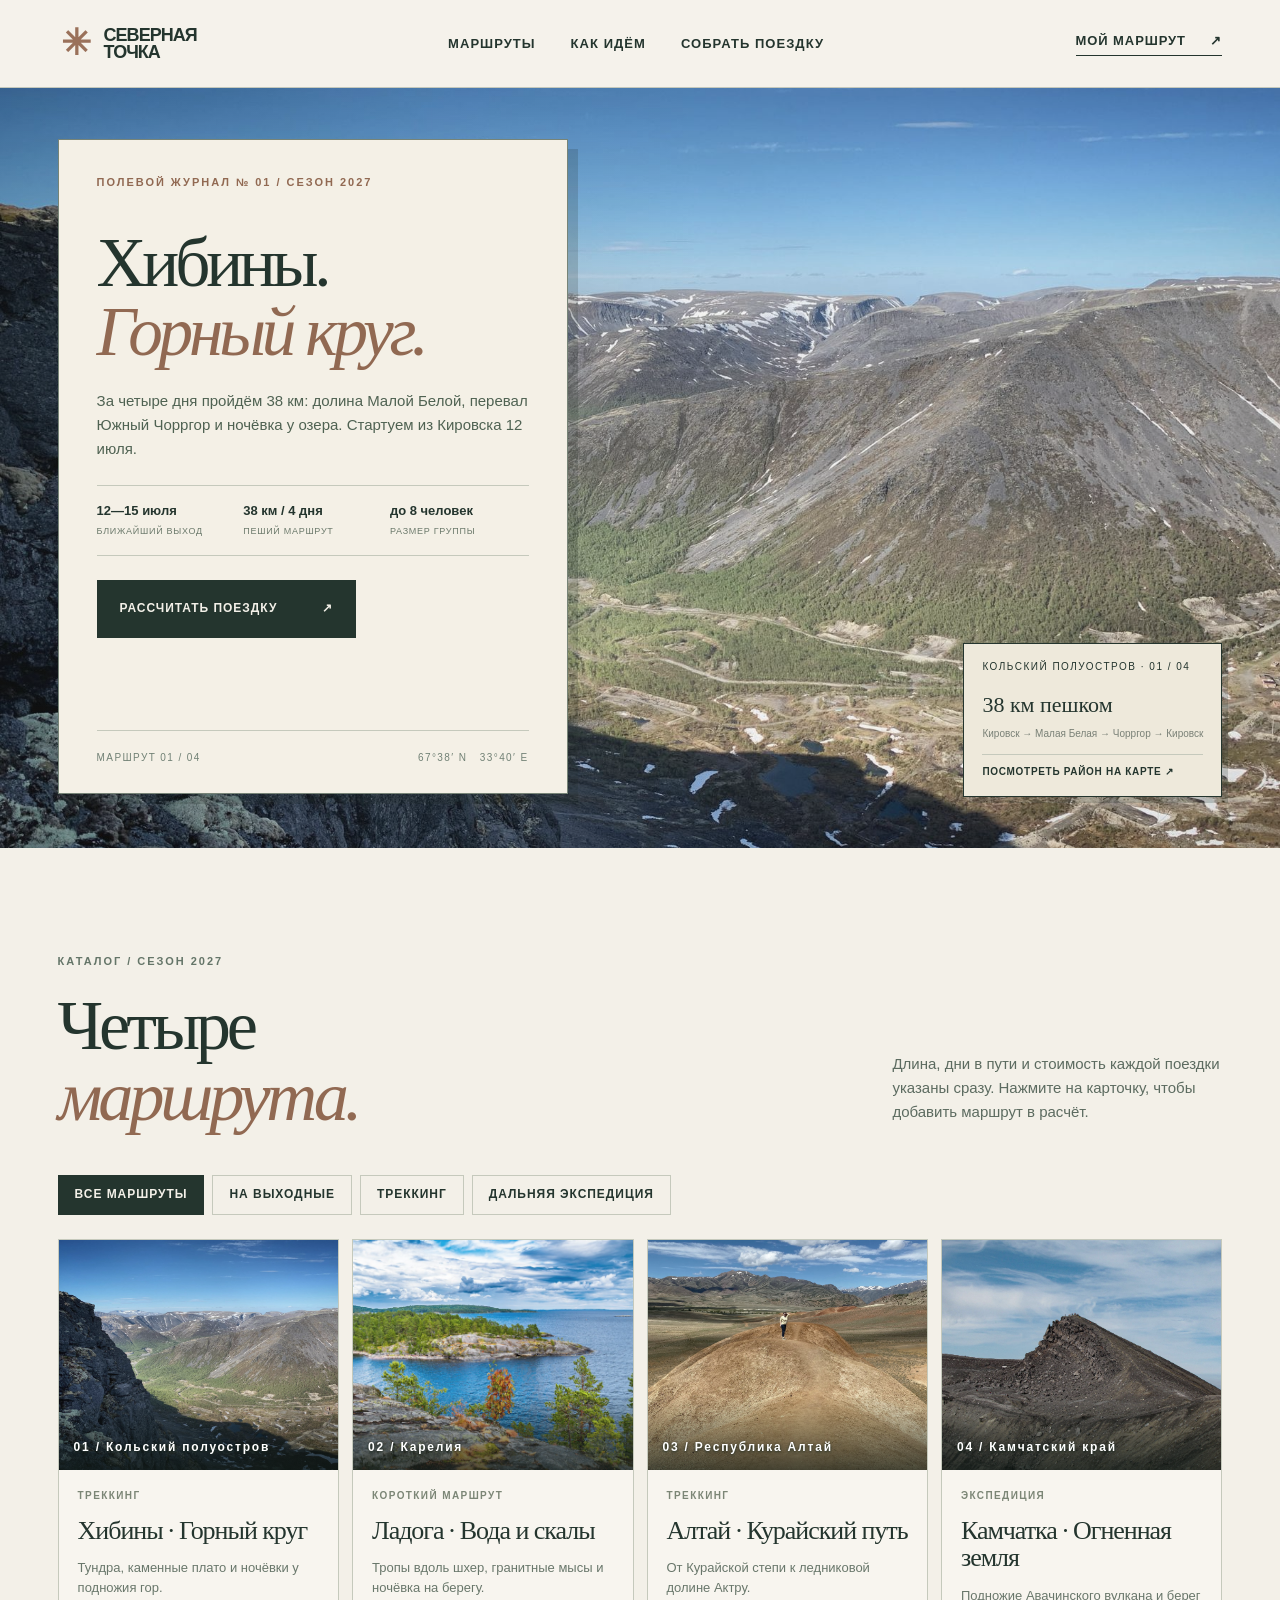
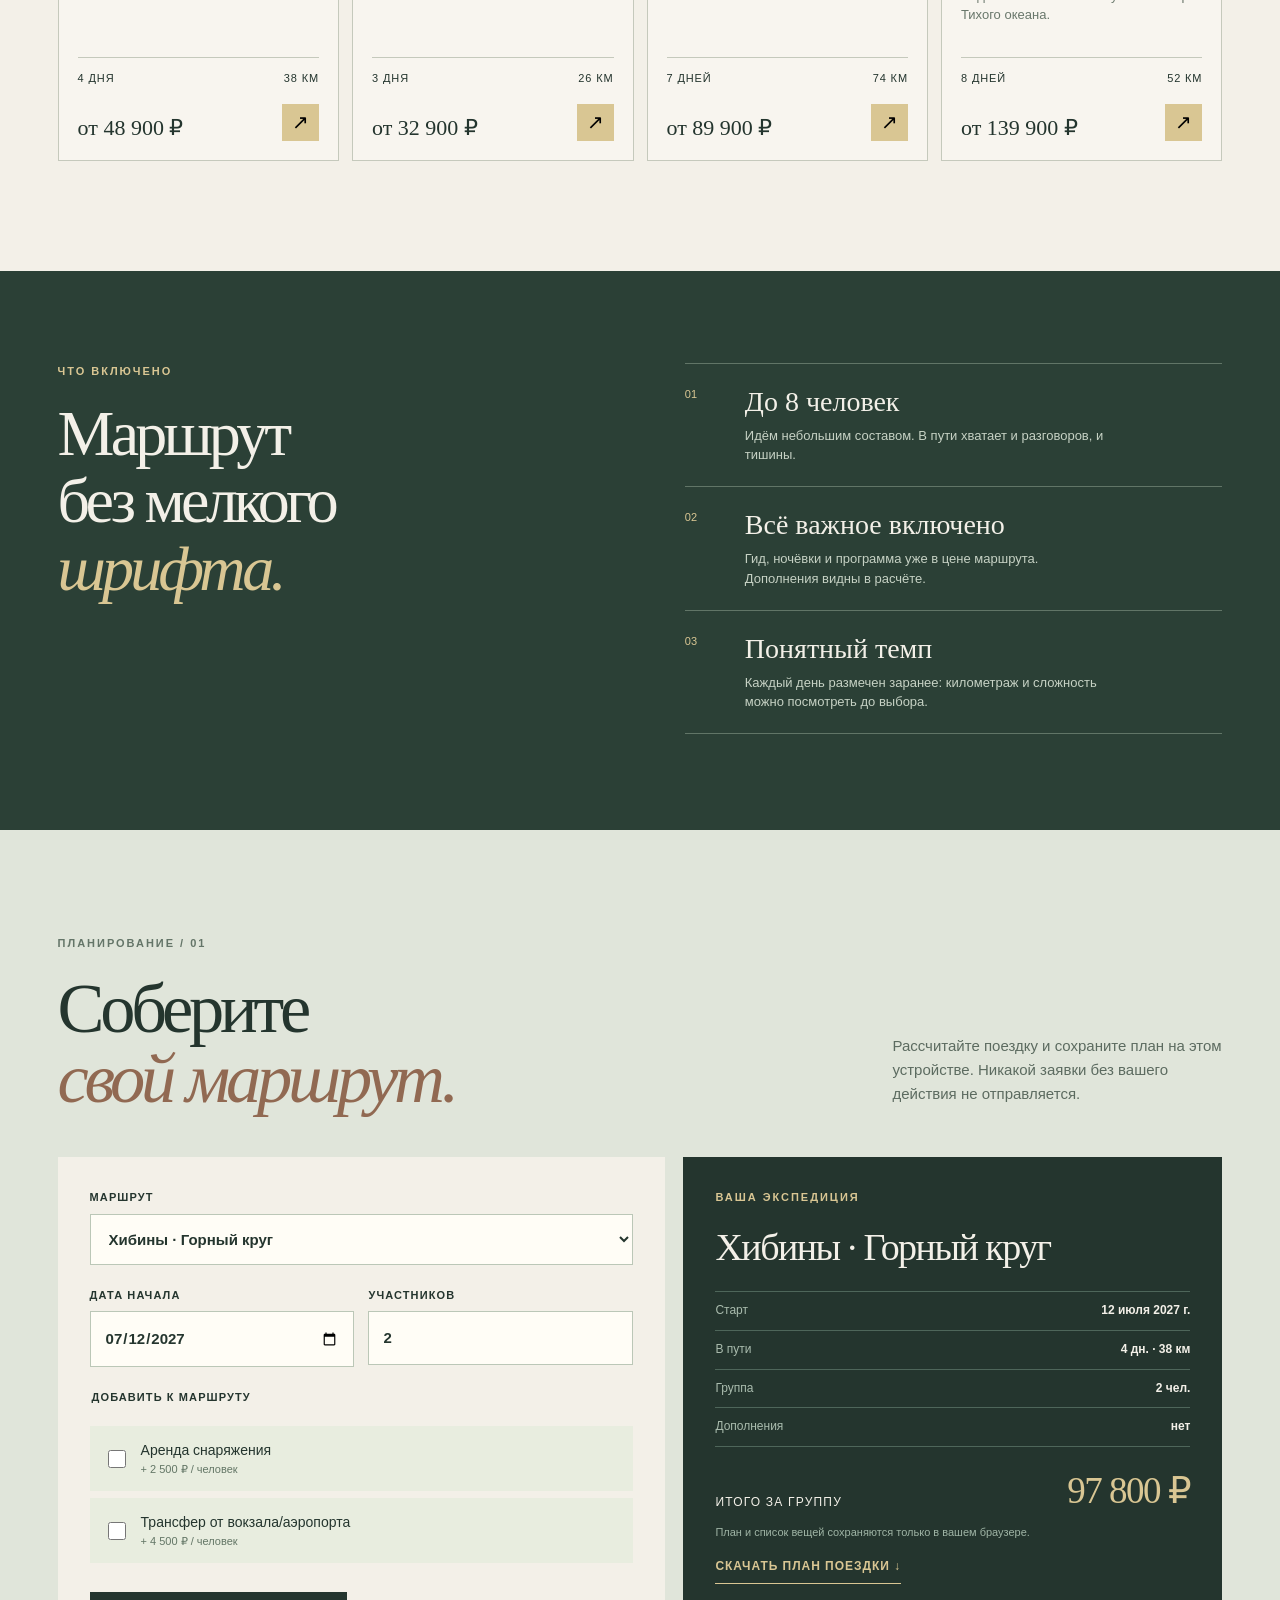
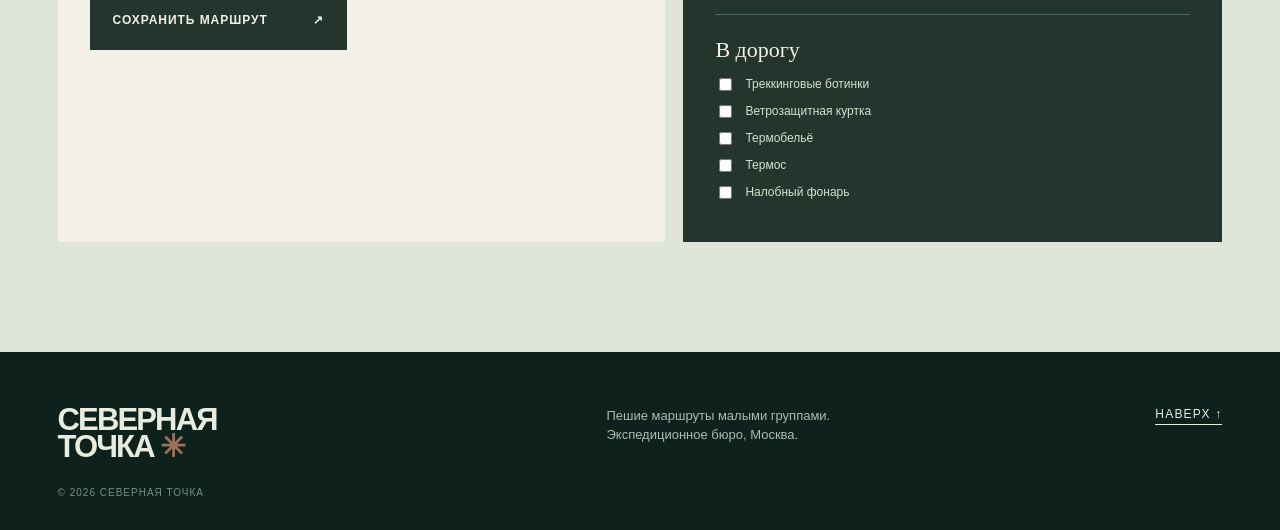
<file: sites/northstar/index.html>
<!doctype html>
<html lang="ru">
<head>
  <meta charset="utf-8">
  <meta name="viewport" content="width=device-width, initial-scale=1">
  <meta name="theme-color" content="#172d28">
  <meta name="description" content="Северная точка — авторские маршруты и экспедиции по России.">
  <title>Северная точка — пешие маршруты по России</title>
  <link rel="stylesheet" href="styles.css">
  <script src="app.js" defer></script>
</head>
<body>
  <header class="site-header">
    <a class="brand" href="#top" aria-label="Северная точка — главная"><span class="brand-mark">✳</span><span>СЕВЕРНАЯ<br>ТОЧКА</span></a>
    <nav aria-label="Главная навигация"><a href="#routes">Маршруты</a><a href="#approach">Как идём</a><a href="#plan">Собрать поездку</a></nav>
    <a class="header-action" href="#plan">Мой маршрут <span aria-hidden="true">↗</span></a>
  </header>

  <main id="top">
    <section class="hero section-pad">
      <div class="hero-copy">
        <p class="eyebrow light">Полевой журнал № 01 / сезон 2027</p>
        <h1>Хибины.<br><em>Горный круг.</em></h1>
        <p class="hero-lead">За четыре дня пройдём 38 км: долина Малой Белой, перевал Южный Чорргор и ночёвка у озера. Стартуем из Кировска 12 июля.</p>
        <div class="journal-facts"><div><span>12—15 июля</span><small>Ближайший выход</small></div><div><span>38 км / 4 дня</span><small>Пеший маршрут</small></div><div><span>до 8 человек</span><small>Размер группы</small></div></div>
        <a class="button button-light" href="#plan">Рассчитать поездку <span aria-hidden="true">↗</span></a>
        <div class="hero-meta"><span>Маршрут 01 / 04</span><span>67°38′ N &nbsp; 33°40′ E</span></div>
      </div>
      <div class="hero-map">
        <img src="assets/khibiny-hero.jpg" alt="Горный массив Хибин летом" fetchpriority="high">
        <div class="map-stamp"><span>КОЛЬСКИЙ ПОЛУОСТРОВ · 01 / 04</span><strong>38 км пешком</strong><small>Кировск → Малая Белая → Чорргор → Кировск</small><a href="https://www.openstreetmap.org/#map=11/67.635/33.670" target="_blank" rel="noopener noreferrer">Посмотреть район на карте ↗</a></div>
      </div>
    </section>

    <section class="routes section-pad" id="routes">
      <div class="section-heading"><div><p class="eyebrow">Каталог / сезон 2027</p><h2>Четыре<br><em>маршрута.</em></h2></div><p>Длина, дни в пути и стоимость каждой поездки указаны сразу. Нажмите на карточку, чтобы добавить маршрут в расчёт.</p></div>
      <div class="filter-bar" role="group" aria-label="Фильтр маршрутов"><button class="filter active" data-filter="all" aria-pressed="true">Все маршруты</button><button class="filter" data-filter="short" aria-pressed="false">На выходные</button><button class="filter" data-filter="trek" aria-pressed="false">Треккинг</button><button class="filter" data-filter="far" aria-pressed="false">Дальняя экспедиция</button></div>
      <div class="route-grid" id="routeGrid"></div>
    </section>

    <section class="approach section-pad" id="approach">
      <div class="approach-intro"><p class="eyebrow light">Что включено</p><h2>Маршрут<br>без мелкого<br><em>шрифта.</em></h2></div>
      <div class="approach-list"><div><span>01</span><h3>До 8 человек</h3><p>Идём небольшим составом. В пути хватает и разговоров, и тишины.</p></div><div><span>02</span><h3>Всё важное включено</h3><p>Гид, ночёвки и программа уже в цене маршрута. Дополнения видны в расчёте.</p></div><div><span>03</span><h3>Понятный темп</h3><p>Каждый день размечен заранее: километраж и сложность можно посмотреть до выбора.</p></div></div>
    </section>

    <section class="planner section-pad" id="plan">
      <div class="section-heading"><div><p class="eyebrow">Планирование / 01</p><h2>Соберите<br><em>свой маршрут.</em></h2></div><p>Рассчитайте поездку и сохраните план на этом устройстве. Никакой заявки без вашего действия не отправляется.</p></div>
      <div class="planner-layout">
        <form id="tripForm" class="trip-form">
          <label>Маршрут<select id="tripRoute" name="route"></select></label>
          <div class="form-row"><label>Дата начала<input id="tripDate" type="date" required></label><label>Участников<input id="tripPeople" type="number" min="1" max="8" value="2" required></label></div>
          <fieldset><legend>Добавить к маршруту</legend><label class="check-row"><input id="equipment" type="checkbox"><span>Аренда снаряжения <small>+ 2 500 ₽ / человек</small></span></label><label class="check-row"><input id="transfer" type="checkbox"><span>Трансфер от вокзала/аэропорта <small>+ 4 500 ₽ / человек</small></span></label></fieldset>
          <button class="button button-dark" type="submit">Сохранить маршрут <span aria-hidden="true">↗</span></button>
          <p class="form-status" id="tripStatus" role="status"></p>
        </form>
        <aside class="trip-summary" aria-live="polite"><p class="eyebrow">Ваша экспедиция</p><h3 id="summaryTitle">Хибины · Горный круг</h3><div id="summaryFacts"></div><div class="total-line"><span>Итого за группу</span><strong id="summaryPrice">—</strong></div><p class="summary-note">План и список вещей сохраняются только в вашем браузере.</p><button class="text-action" id="downloadPlan" type="button">Скачать план поездки ↓</button><div class="packing"><h4>В дорогу</h4><div id="packingList"></div></div></aside>
      </div>
    </section>
  </main>
  <footer><div class="footer-brand">СЕВЕРНАЯ<br>ТОЧКА <span>✳</span></div><p>Пешие маршруты малыми группами.<br>Экспедиционное бюро, Москва.</p><a href="#top">Наверх ↑</a><small>© 2026 Северная точка</small></footer>
</body>
</html>
</file>
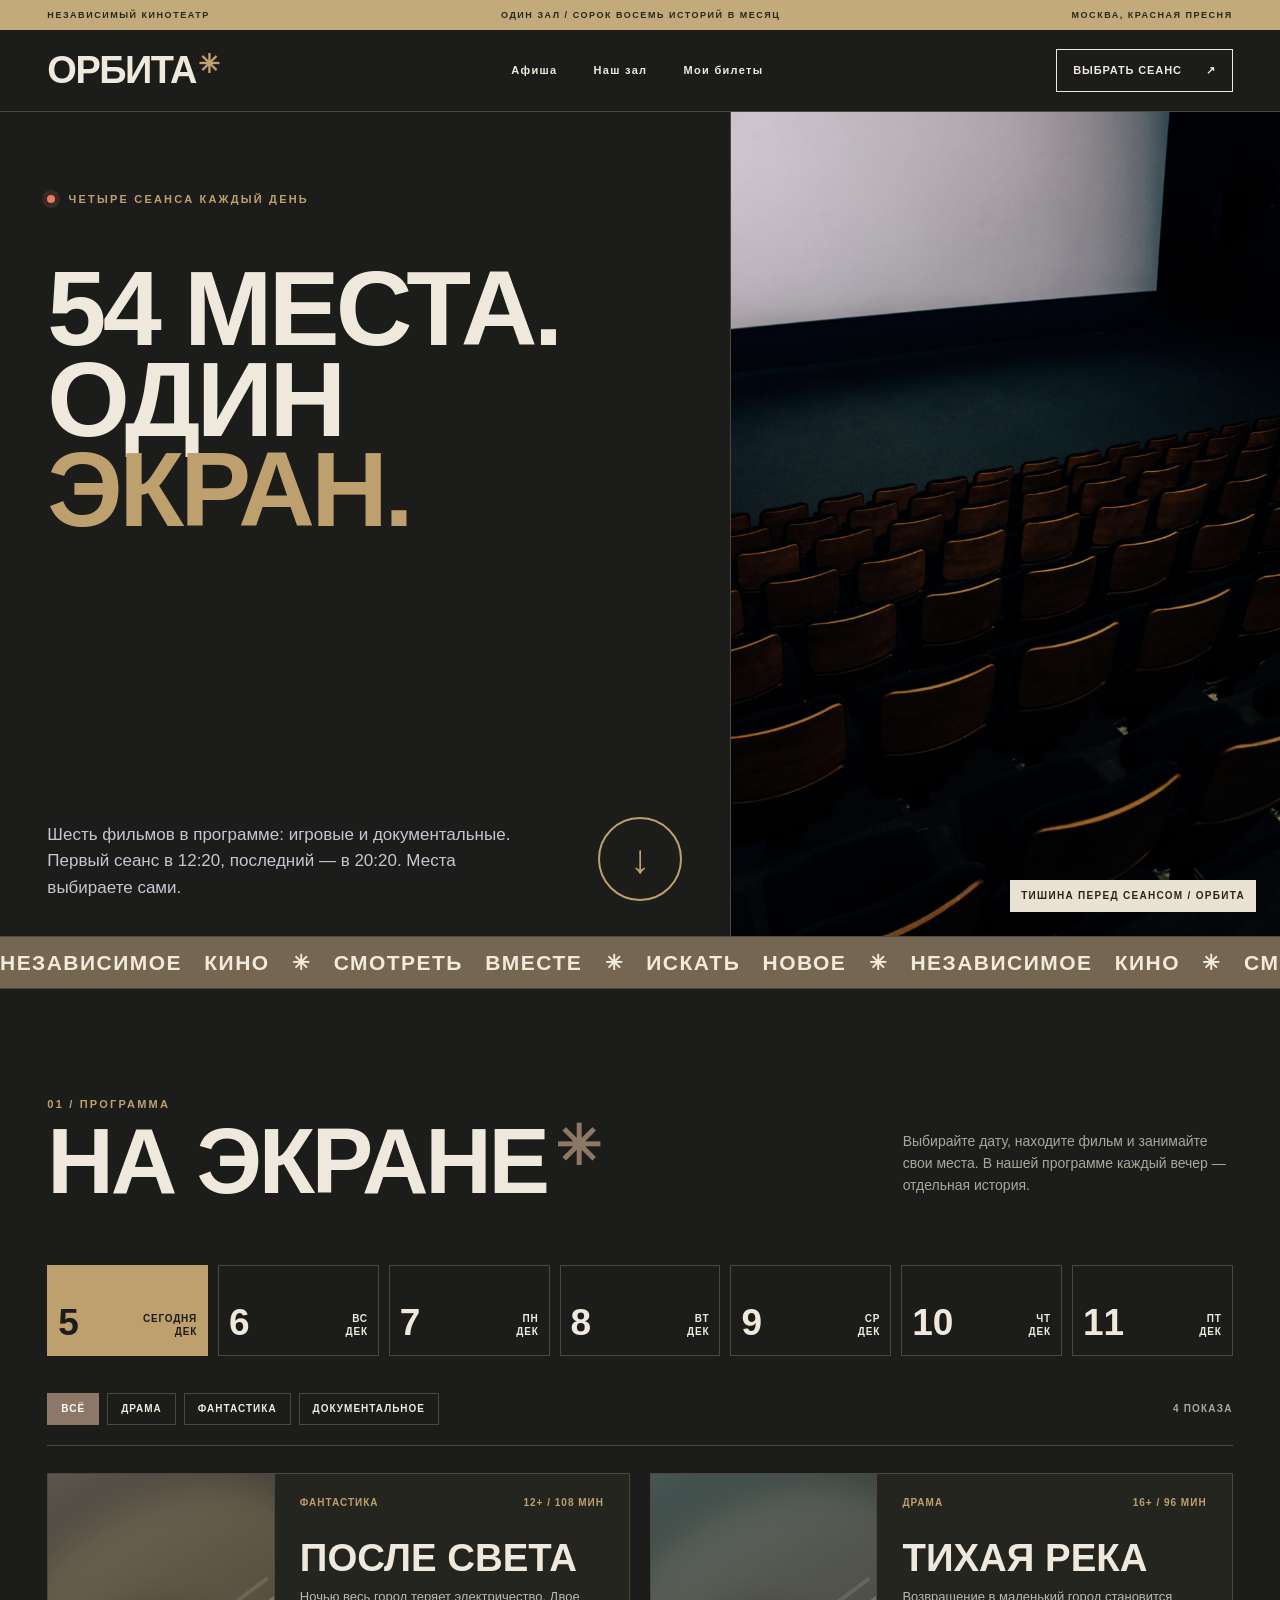
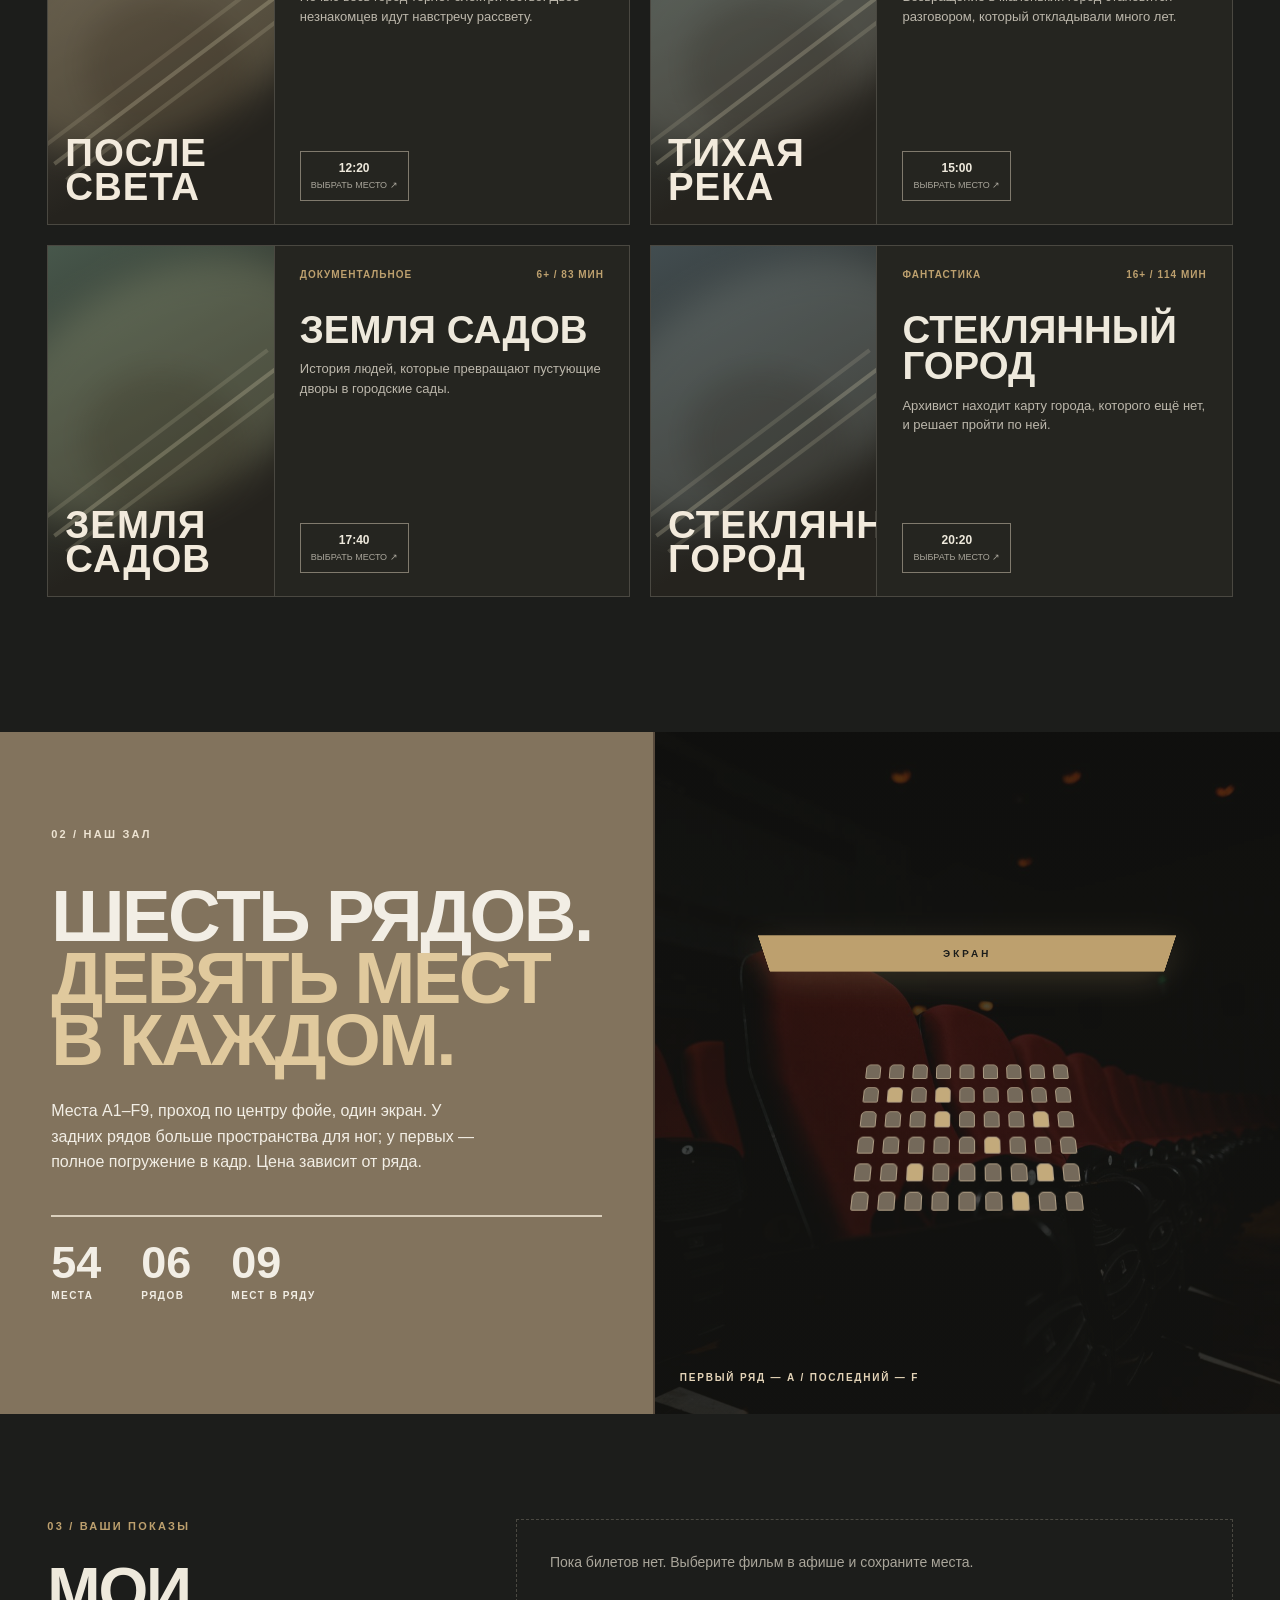
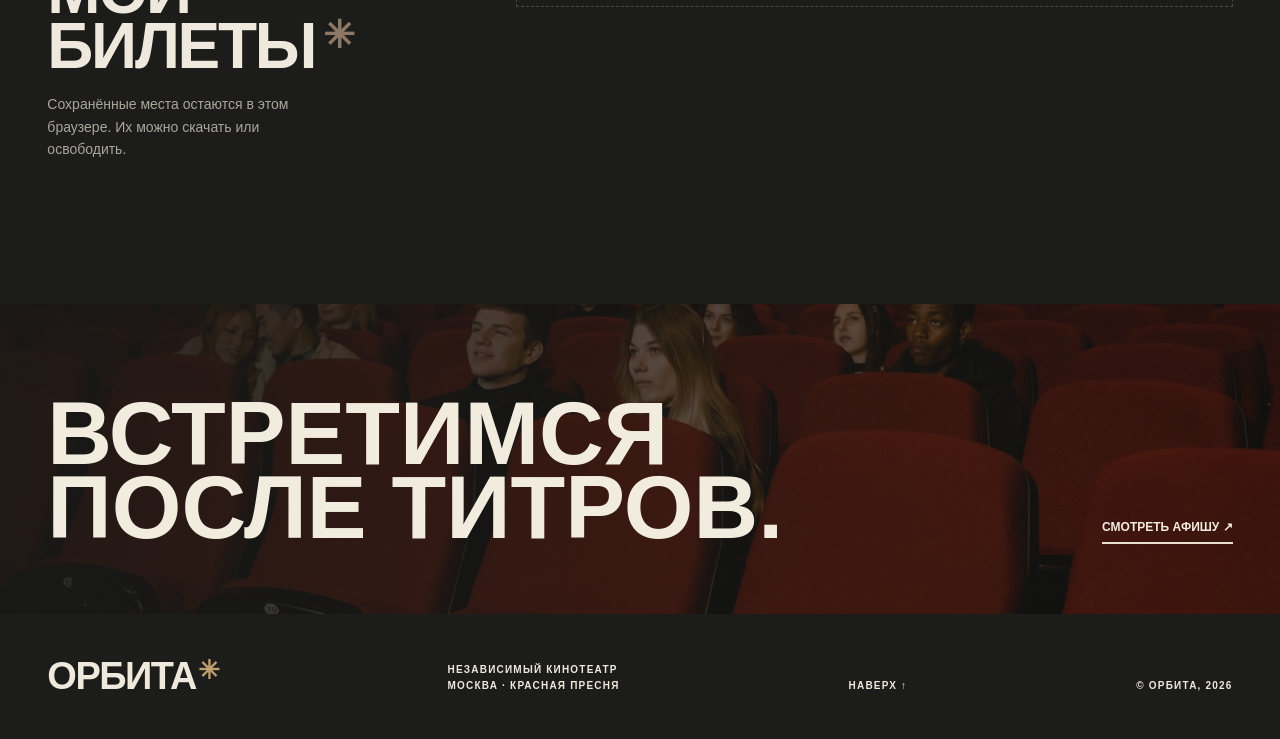
<file: sites/orbit/index.html>
<!doctype html>
<html lang="ru">
<head>
  <meta charset="utf-8">
  <meta name="viewport" content="width=device-width, initial-scale=1">
  <meta name="theme-color" content="#1c1d1b">
  <meta name="description" content="Орбита — независимый кинотеатр с вечерними показами, необычной программой и собственным залом.">
  <title>Орбита — независимый кинотеатр</title>
  <link rel="stylesheet" href="style.css">
  <script src="app.js" defer></script>
</head>
<body>
  <div class="topline"><span>НЕЗАВИСИМЫЙ КИНОТЕАТР</span><span>ОДИН ЗАЛ / СОРОК ВОСЕМЬ ИСТОРИЙ В МЕСЯЦ</span><span>МОСКВА, КРАСНАЯ ПРЕСНЯ</span></div>
  <header class="header" id="top"><a href="#top" class="logo" aria-label="Орбита, наверх">ОРБИТА<span>✳</span></a><nav aria-label="Основная навигация"><a href="#schedule">Афиша</a><a href="#space">Наш зал</a><a href="#tickets">Мои билеты</a></nav><a href="#schedule" class="header-button">ВЫБРАТЬ СЕАНС <span aria-hidden="true">↗</span></a></header>
  <main>
    <section class="hero" aria-labelledby="hero-title"><div class="hero-title"><p class="label"><span class="pulse"></span> ЧЕТЫРЕ СЕАНСА КАЖДЫЙ ДЕНЬ</p><h1 id="hero-title">54 МЕСТА.<br>ОДИН<br><em>ЭКРАН.</em></h1><div class="hero-bottom"><p>Шесть фильмов в программе: игровые и документальные. Первый сеанс в 12:20, последний — в 20:20. Места выбираете сами.</p><a href="#schedule" class="circle-cta" aria-label="Смотреть афишу">↓</a></div></div><div class="hero-poster"><img src="assets/cinema-hall.jpg" alt="Тёмный кинозал с экраном и рядами кресел" loading="eager"><span class="poster-corner">ТИШИНА ПЕРЕД СЕАНСОМ / ОРБИТА</span></div></section>
    <div class="ticker" aria-hidden="true"><span>НЕЗАВИСИМОЕ КИНО ✳ СМОТРЕТЬ ВМЕСТЕ ✳ ИСКАТЬ НОВОЕ ✳ НЕЗАВИСИМОЕ КИНО ✳ СМОТРЕТЬ ВМЕСТЕ ✳ ИСКАТЬ НОВОЕ ✳ </span></div>
    <section id="schedule" class="schedule" aria-labelledby="schedule-title"><div class="section-head"><div><p class="label">01 / ПРОГРАММА</p><h2 id="schedule-title">НА ЭКРАНЕ<span class="star">✳</span></h2></div><p>Выбирайте дату, находите фильм и занимайте свои места. В нашей программе каждый вечер — отдельная история.</p></div><div class="date-strip" id="date-strip" role="group" aria-label="Выбор даты"></div><div class="schedule-toolbar"><div class="genre-filters" role="group" aria-label="Жанр"><button type="button" data-genre="all" class="active" aria-pressed="true">ВСЁ</button><button type="button" data-genre="drama" aria-pressed="false">ДРАМА</button><button type="button" data-genre="fantasy" aria-pressed="false">ФАНТАСТИКА</button><button type="button" data-genre="documentary" aria-pressed="false">ДОКУМЕНТАЛЬНОЕ</button></div><span id="film-count" class="film-count"></span></div><div id="film-grid" class="film-grid" aria-live="polite"></div><p id="empty-schedule" class="empty-schedule" hidden>На этот день фильмов выбранного жанра нет. Попробуйте другой фильтр.</p></section>
    <section class="space" id="space" aria-labelledby="space-title"><div class="space-copy"><p class="label">02 / НАШ ЗАЛ</p><h2 id="space-title">ШЕСТЬ РЯДОВ.<br><em>ДЕВЯТЬ МЕСТ<br>В КАЖДОМ.</em></h2><p>Места A1–F9, проход по центру фойе, один экран. У задних рядов больше пространства для ног; у первых — полное погружение в кадр. Цена зависит от ряда.</p><dl><div><dt>54</dt><dd>места</dd></div><div><dt>06</dt><dd>рядов</dd></div><div><dt>09</dt><dd>мест в ряду</dd></div></dl></div><div class="space-graphic" role="img" aria-label="Схема кинозала с экраном и рядами кресел"><div class="graphic-screen">ЭКРАН</div><div class="graphic-seats" aria-hidden="true"></div><div class="graphic-caption">ПЕРВЫЙ РЯД — А / ПОСЛЕДНИЙ — F</div></div></section>
    <section class="tickets" id="tickets" aria-labelledby="tickets-title"><div><p class="label">03 / ВАШИ ПОКАЗЫ</p><h2 id="tickets-title">МОИ БИЛЕТЫ<span class="star">✳</span></h2><p>Сохранённые места остаются в этом браузере. Их можно скачать или освободить.</p></div><div id="ticket-list" class="ticket-list"></div></section>
    <section class="outro"><p>ВСТРЕТИМСЯ<br>ПОСЛЕ ТИТРОВ.</p><a href="#schedule">СМОТРЕТЬ АФИШУ ↗</a></section>
  </main>
  <footer><a href="#top" class="logo">ОРБИТА<span>✳</span></a><p>НЕЗАВИСИМЫЙ КИНОТЕАТР<br>МОСКВА · КРАСНАЯ ПРЕСНЯ</p><a href="#top">НАВЕРХ ↑</a><small>© ОРБИТА, 2026</small></footer>

  <dialog id="seat-dialog" aria-labelledby="dialog-title"><div class="dialog-inner"><button type="button" class="dialog-close" id="close-dialog" aria-label="Закрыть выбор мест">×</button><p class="label">ВЫБОР МЕСТ</p><h2 id="dialog-title">—</h2><p id="dialog-info" class="dialog-info"></p><div class="screen-label">ЭКРАН</div><div id="seat-grid" class="seat-grid" role="group" aria-label="Места в зале"></div><div class="seat-legend"><span><i class="free"></i> СВОБОДНО</span><span><i class="selected"></i> ВЫБРАНО</span><span><i class="taken"></i> ЗАНЯТО</span></div><div class="dialog-bottom"><div><small>ВЫБРАНО</small><strong id="selected-seats">МЕСТА НЕ ВЫБРАНЫ</strong></div><div><small>ИТОГО</small><strong id="seat-total">0 ₽</strong></div><button id="book-seats" type="button" disabled>СОХРАНИТЬ БИЛЕТЫ ↗</button></div><p class="dialog-note">Билеты сохраняются на устройстве; оплата и передача данных не выполняются.</p></div></dialog>
</body>
</html>
</file>
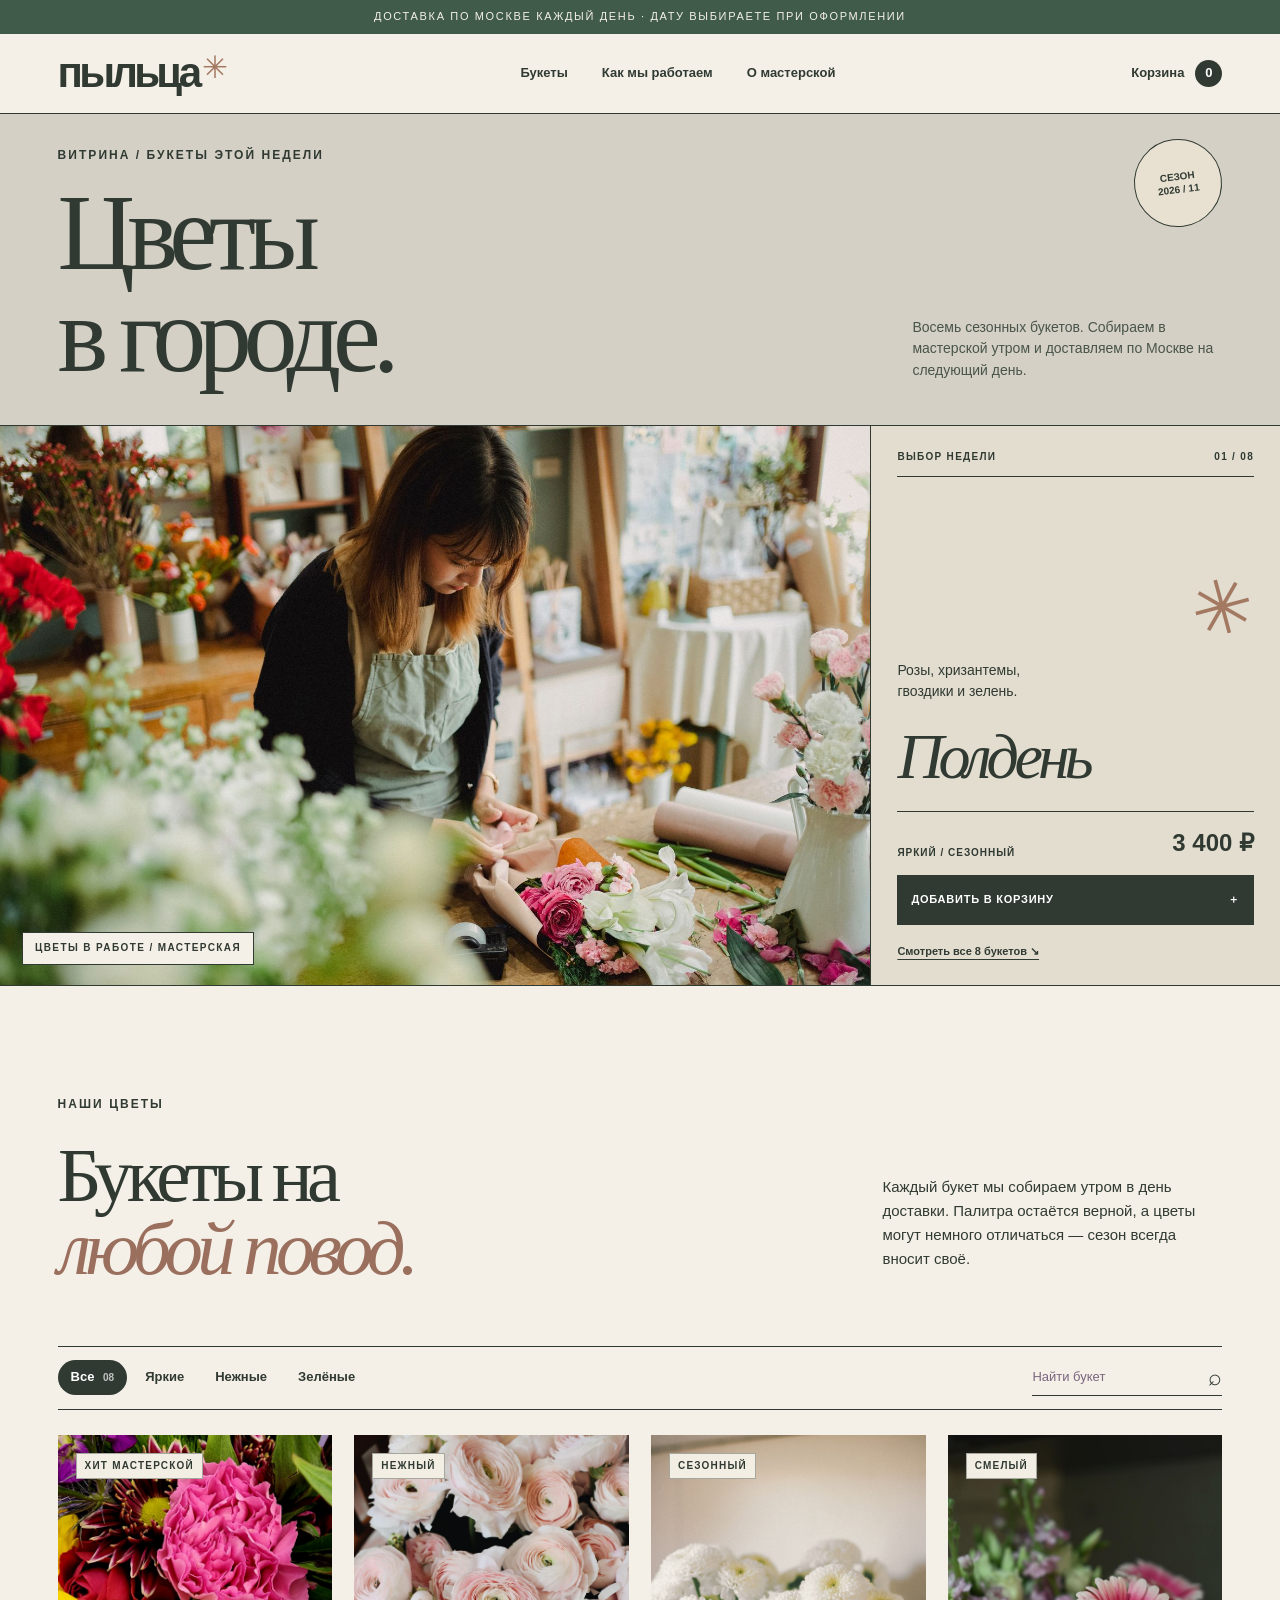
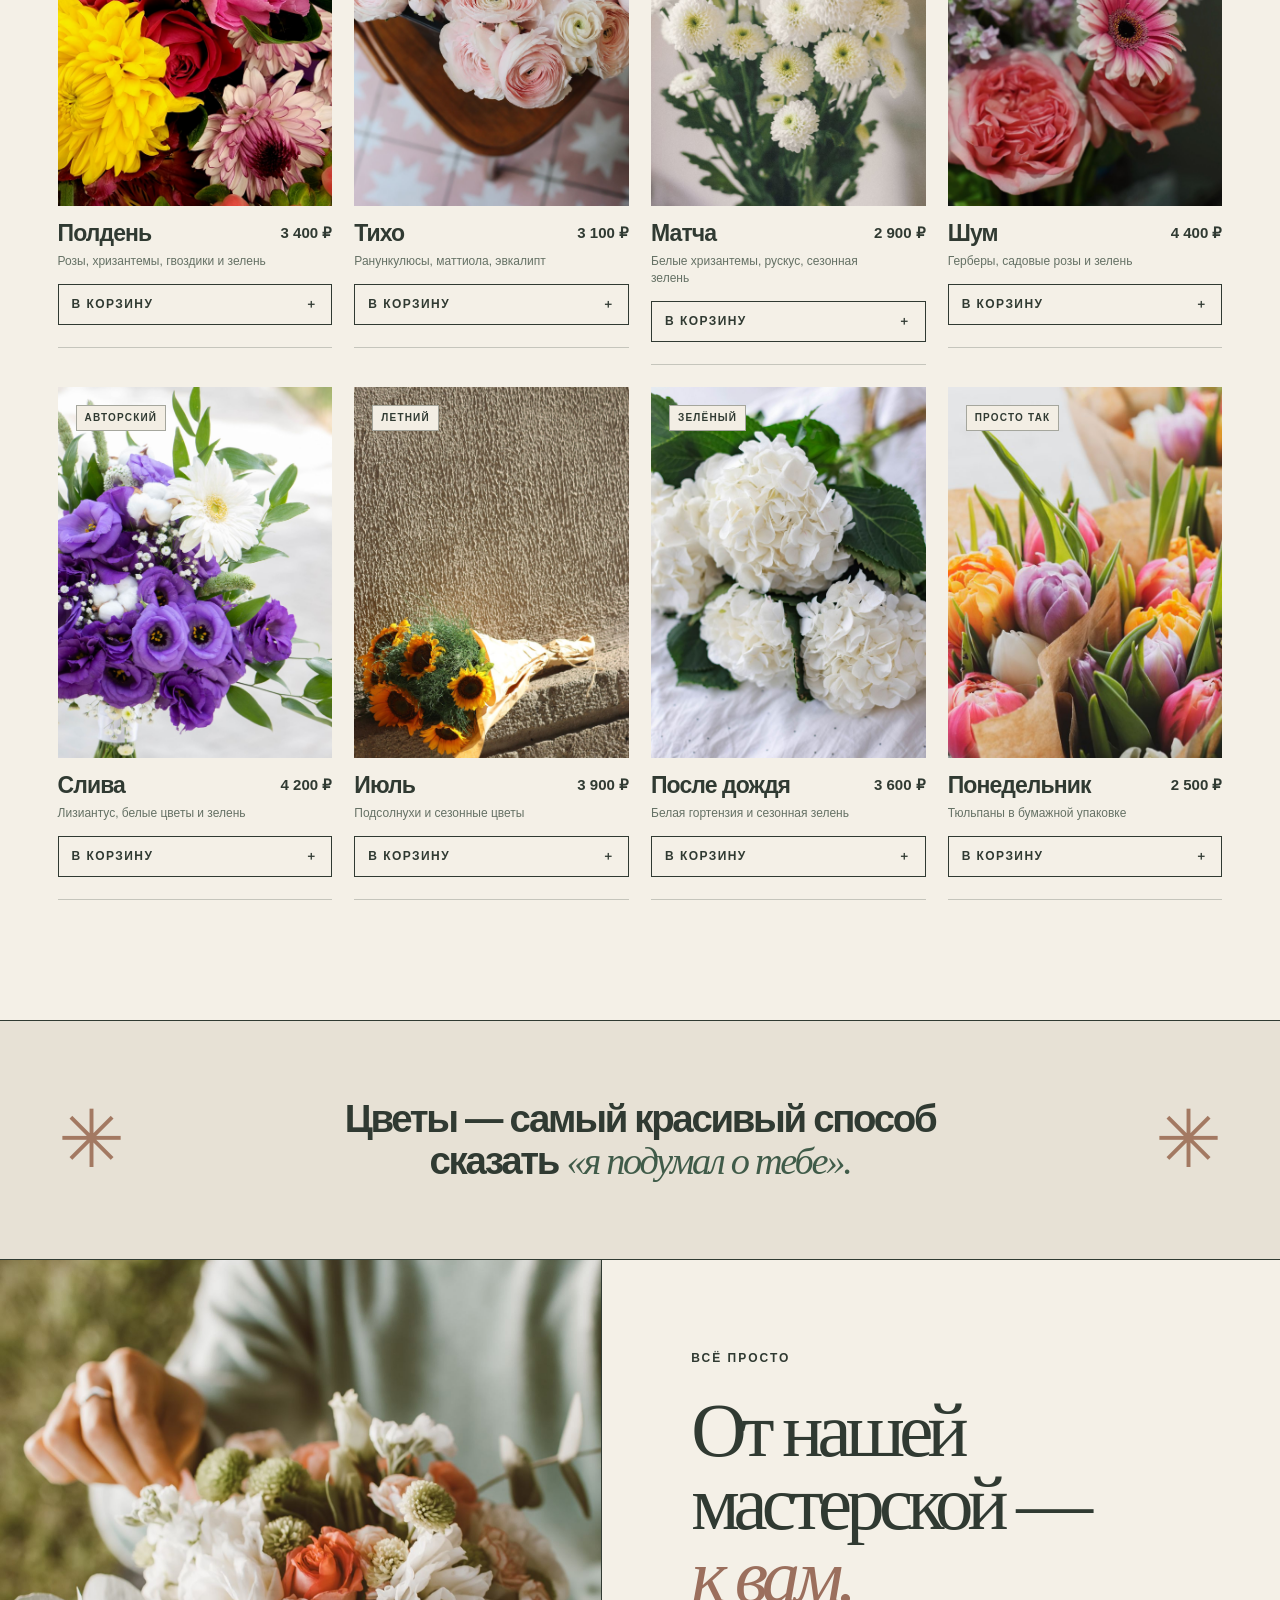
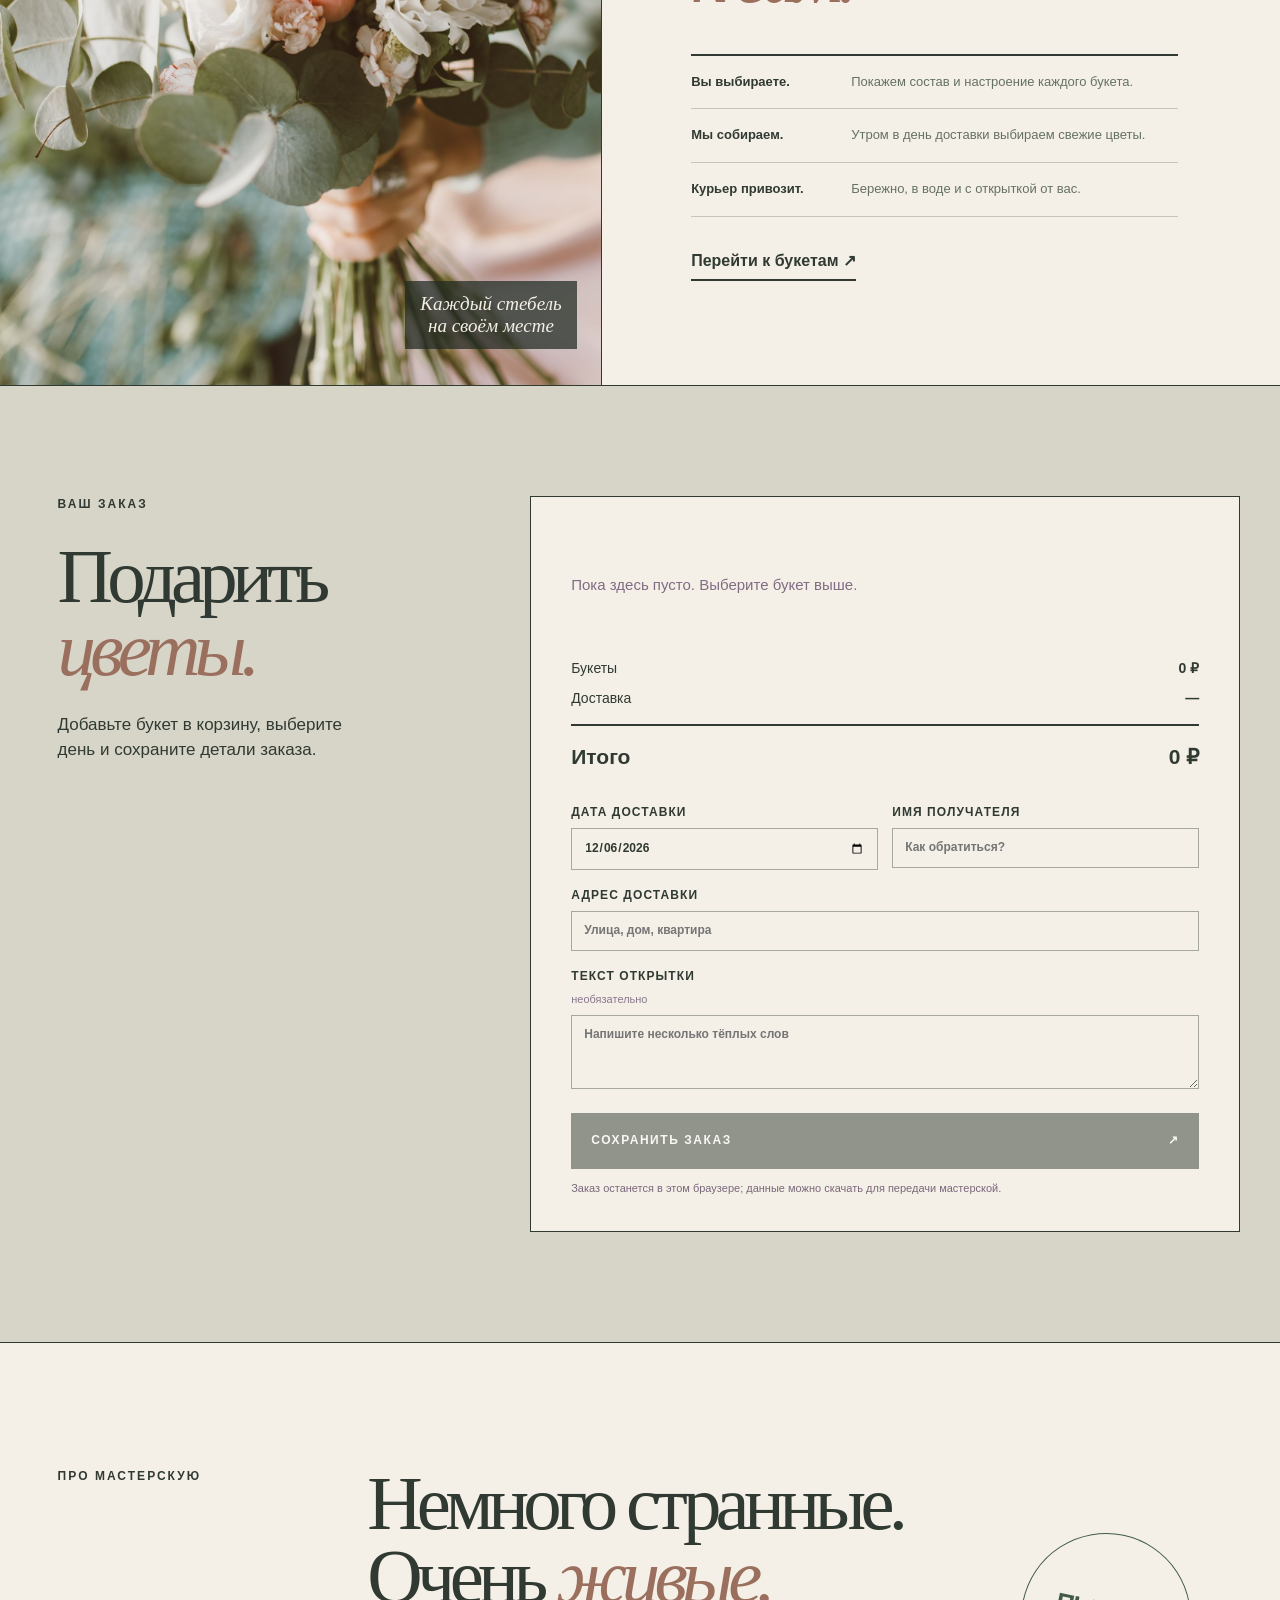
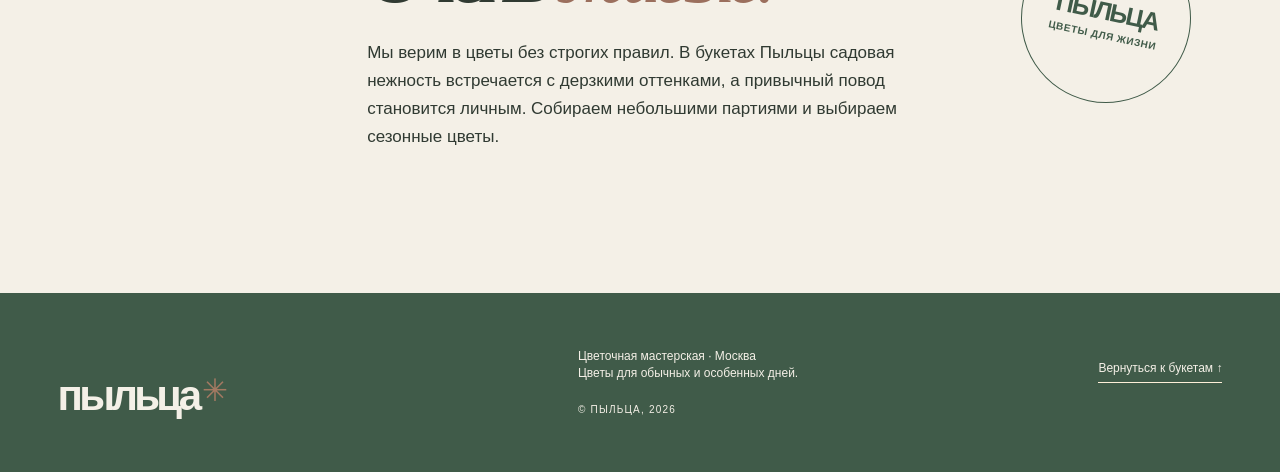
<file: sites/pollen/index.html>
<!doctype html>
<html lang="ru">
<head>
  <meta charset="utf-8">
  <meta name="viewport" content="width=device-width, initial-scale=1">
  <meta name="theme-color" content="#d4d0c5">
  <meta name="description" content="Пыльца — цветочная мастерская. Собираем живые букеты для обычных и особенных дней.">
  <title>Пыльца — цветочная мастерская</title>
  <link rel="stylesheet" href="style.css">
  <script src="app.js" defer></script>
</head>
<body>
  <div class="announcement">Доставка по Москве каждый день · Дату выбираете при оформлении</div>
  <header id="top" class="header">
    <a class="logo" href="#top" aria-label="Пыльца, на главную">пыльца<span class="flower-dot" aria-hidden="true">✳</span></a>
    <nav aria-label="Основная навигация"><a href="#flowers">Букеты</a><a href="#process">Как мы работаем</a><a href="#about">О мастерской</a></nav>
    <a class="cart-link" href="#basket">Корзина <span id="cart-count" aria-live="polite">0</span></a>
  </header>

  <main>
    <section class="hero" aria-labelledby="hero-title">
      <div class="hero-copy">
        <div class="hero-stamp">СЕЗОН<br>2026 / 11</div>
        <p class="kicker">ВИТРИНА / БУКЕТЫ ЭТОЙ НЕДЕЛИ</p>
        <h1 id="hero-title">Цветы<br>в городе.</h1>
        <p class="hero-intro">Восемь сезонных букетов. Собираем в мастерской утром и доставляем по Москве на следующий день.</p>
      </div>
      <div class="hero-art"><img src="assets/florist.jpg" alt="Флорист собирает букет за рабочим столом" loading="eager"><div class="art-label">ЦВЕТЫ В РАБОТЕ / МАСТЕРСКАЯ</div></div>
      <div class="hero-featured">
        <div class="featured-index">ВЫБОР НЕДЕЛИ <span>01 / 08</span></div>
        <div class="featured-main"><span class="featured-mark" aria-hidden="true">✳</span><p>Розы, хризантемы,<br>гвоздики и зелень.</p><h2>Полдень</h2><div class="featured-meta"><span>ЯРКИЙ / СЕЗОННЫЙ</span><strong>3 400 ₽</strong></div></div>
        <button type="button" id="featured-add">Добавить в корзину <span aria-hidden="true">＋</span></button>
        <a href="#flowers">Смотреть все 8 букетов ↘</a>
      </div>
    </section>

    <section id="flowers" class="catalog" aria-labelledby="catalog-title">
      <div class="catalog-heading"><div><p class="kicker">Наши цветы</p><h2 id="catalog-title">Букеты на<br><i>любой повод.</i></h2></div><p>Каждый букет мы собираем утром в день доставки. Палитра остаётся верной, а цветы могут немного отличаться — сезон всегда вносит своё.</p></div>
      <div class="catalog-toolbar"><div class="filters" role="group" aria-label="Фильтр букетов"><button type="button" class="active" data-filter="all" aria-pressed="true">Все <span>08</span></button><button type="button" data-filter="bright" aria-pressed="false">Яркие</button><button type="button" data-filter="soft" aria-pressed="false">Нежные</button><button type="button" data-filter="green" aria-pressed="false">Зелёные</button></div><label class="search"><span class="sr-only">Поиск букета</span><input type="search" id="search" placeholder="Найти букет"><span aria-hidden="true">⌕</span></label></div>
      <div id="product-grid" class="product-grid" aria-live="polite"></div>
      <p id="empty-products" class="empty" hidden>Таких букетов пока нет. Попробуйте другое название или категорию.</p>
    </section>

    <section class="interlude"><span>✳</span><p>Цветы — самый красивый способ<br>сказать <em>«я подумал о тебе».</em></p><span>✳</span></section>

    <section class="two-column" id="process"><div class="process-visual"><img src="assets/florist-detail.jpg" alt="Руки флориста собирают композицию из живых цветов" loading="lazy"><div class="visual-note">Каждый стебель<br>на своём месте</div></div><div class="process-copy"><p class="kicker">Всё просто</p><h2>От нашей<br>мастерской —<br><i>к вам.</i></h2><ol><li><b>Вы выбираете.</b><span>Покажем состав и настроение каждого букета.</span></li><li><b>Мы собираем.</b><span>Утром в день доставки выбираем свежие цветы.</span></li><li><b>Курьер привозит.</b><span>Бережно, в воде и с открыткой от вас.</span></li></ol><a href="#flowers" class="inline-link">Перейти к букетам ↗</a></div></section>

    <section class="basket-section" id="basket" aria-labelledby="basket-title"><div class="basket-title"><p class="kicker">Ваш заказ</p><h2 id="basket-title">Подарить<br><i>цветы.</i></h2><p>Добавьте букет в корзину, выберите день и сохраните детали заказа.</p></div><div class="basket-card"><div id="basket-items" class="basket-items"></div><div class="basket-summary"><div><span>Букеты</span><strong id="subtotal">0 ₽</strong></div><div><span>Доставка</span><strong id="delivery">—</strong></div><div class="total"><span>Итого</span><strong id="total">0 ₽</strong></div></div><form id="order-form"><div class="form-grid"><label>Дата доставки<input type="date" id="delivery-date" required></label><label>Имя получателя<input type="text" id="recipient" placeholder="Как обратиться?" required maxlength="60"></label><label class="full">Адрес доставки<input type="text" id="address" placeholder="Улица, дом, квартира" required maxlength="160"></label><label class="full">Текст открытки <small>необязательно</small><textarea id="message" rows="3" placeholder="Напишите несколько тёплых слов" maxlength="300"></textarea></label></div><button class="order-button" type="submit">Сохранить заказ <span aria-hidden="true">↗</span></button><p class="form-note">Заказ останется в этом браузере; данные можно скачать для передачи мастерской.</p></form><div class="order-result" id="order-result" hidden role="status"><p id="order-result-text"></p><button type="button" id="download-order">Скачать детали заказа ↓</button></div></div></section>

    <section class="about" id="about"><p class="kicker">Про мастерскую</p><div><h2>Немного странные.<br>Очень <i>живые.</i></h2><p>Мы верим в цветы без строгих правил. В букетах Пыльцы садовая нежность встречается с дерзкими оттенками, а привычный повод становится личным. Собираем небольшими партиями и выбираем сезонные цветы.</p></div><div class="about-stamp">ПЫЛЬЦА<br><span>ЦВЕТЫ ДЛЯ ЖИЗНИ</span></div></section>
  </main>
  <footer><a class="logo" href="#top">пыльца<span class="flower-dot" aria-hidden="true">✳</span></a><p>Цветочная мастерская · Москва<br>Цветы для обычных и особенных дней.</p><a href="#flowers">Вернуться к букетам ↑</a><small>© Пыльца, 2026</small></footer>
</body>
</html>
</file>
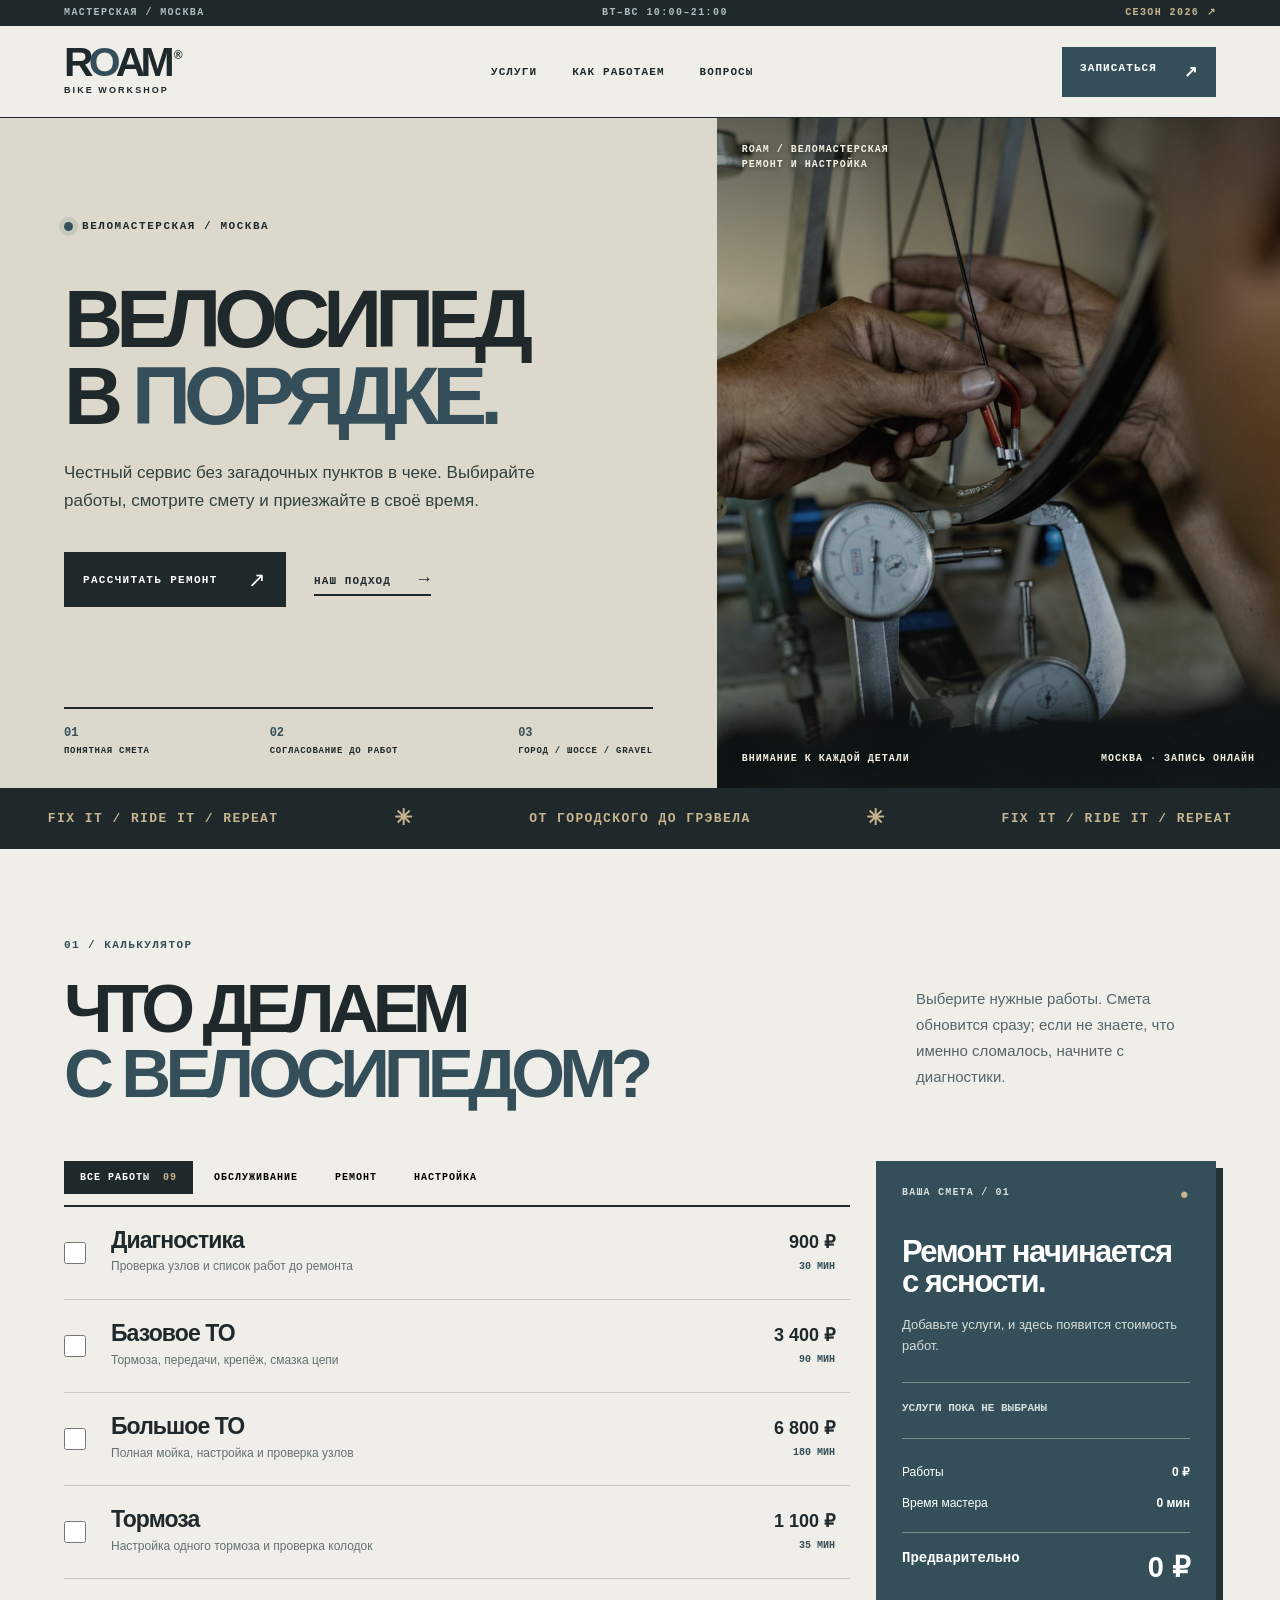
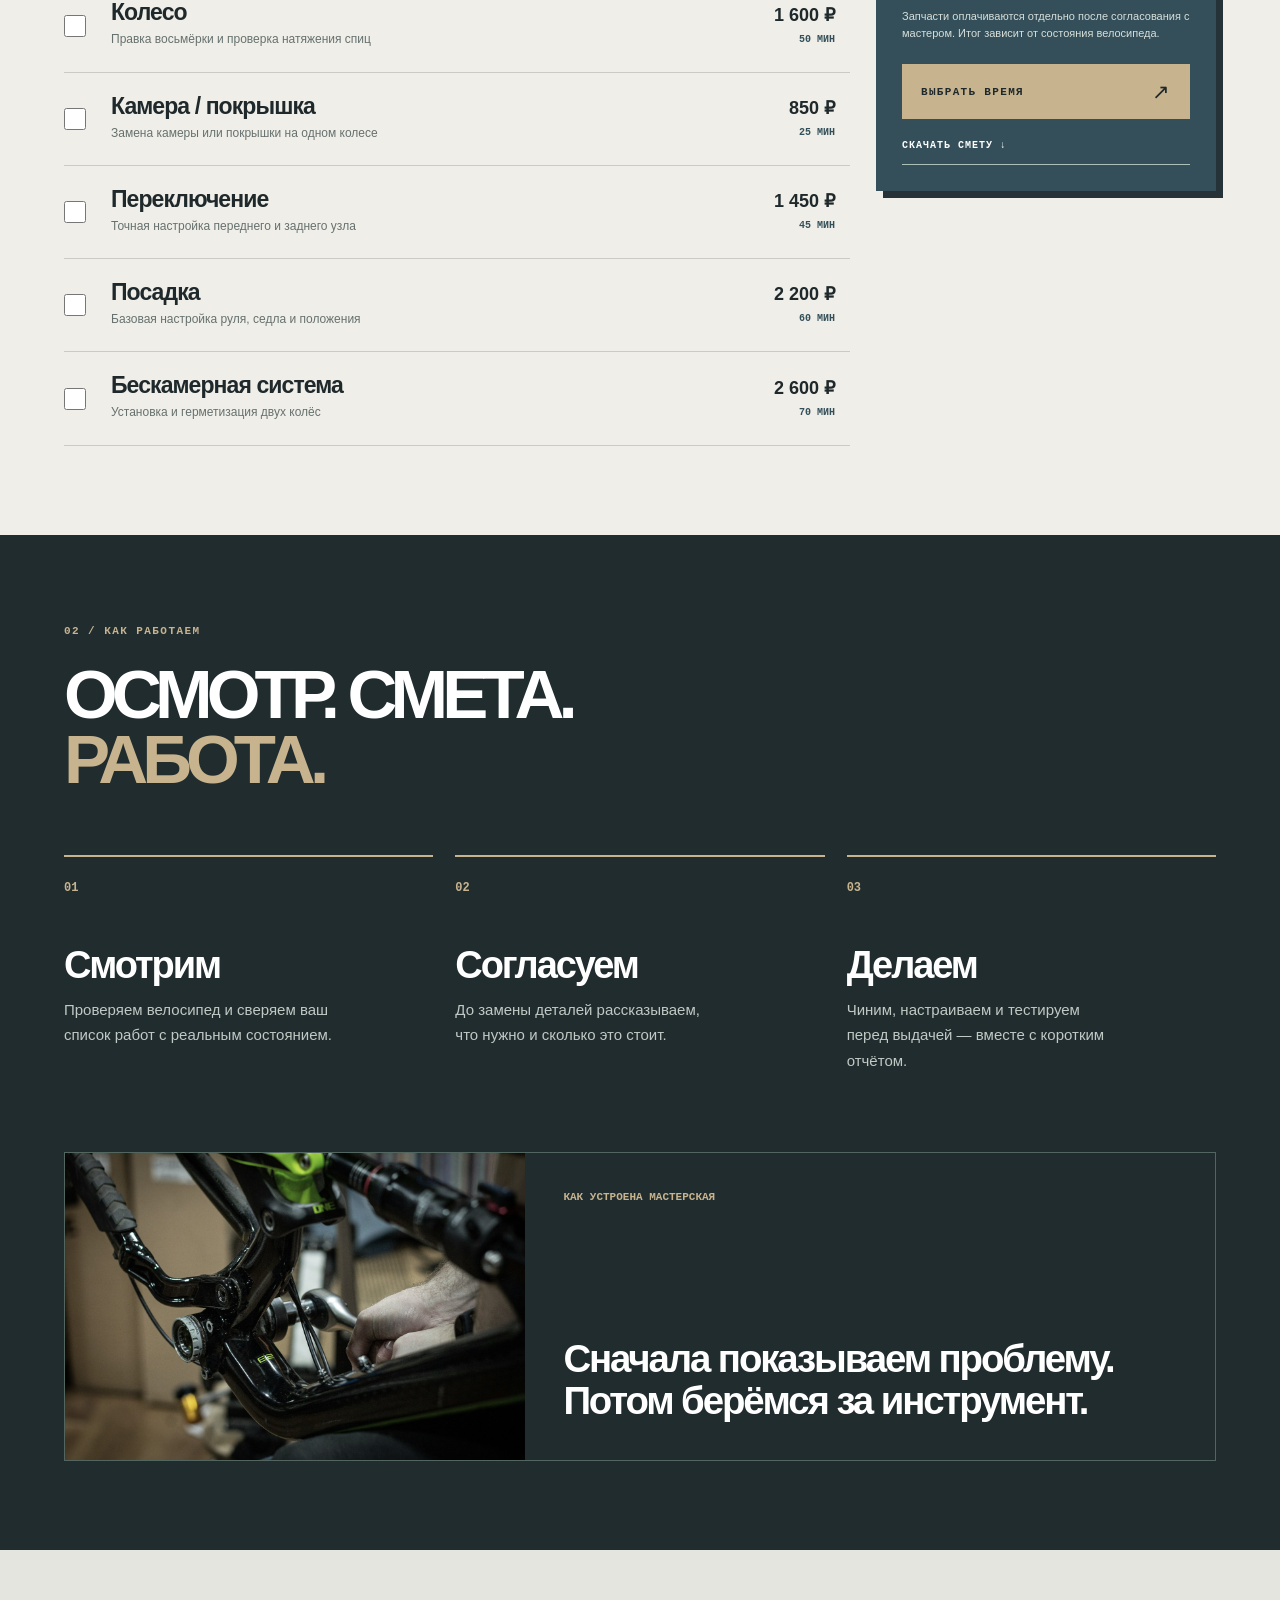
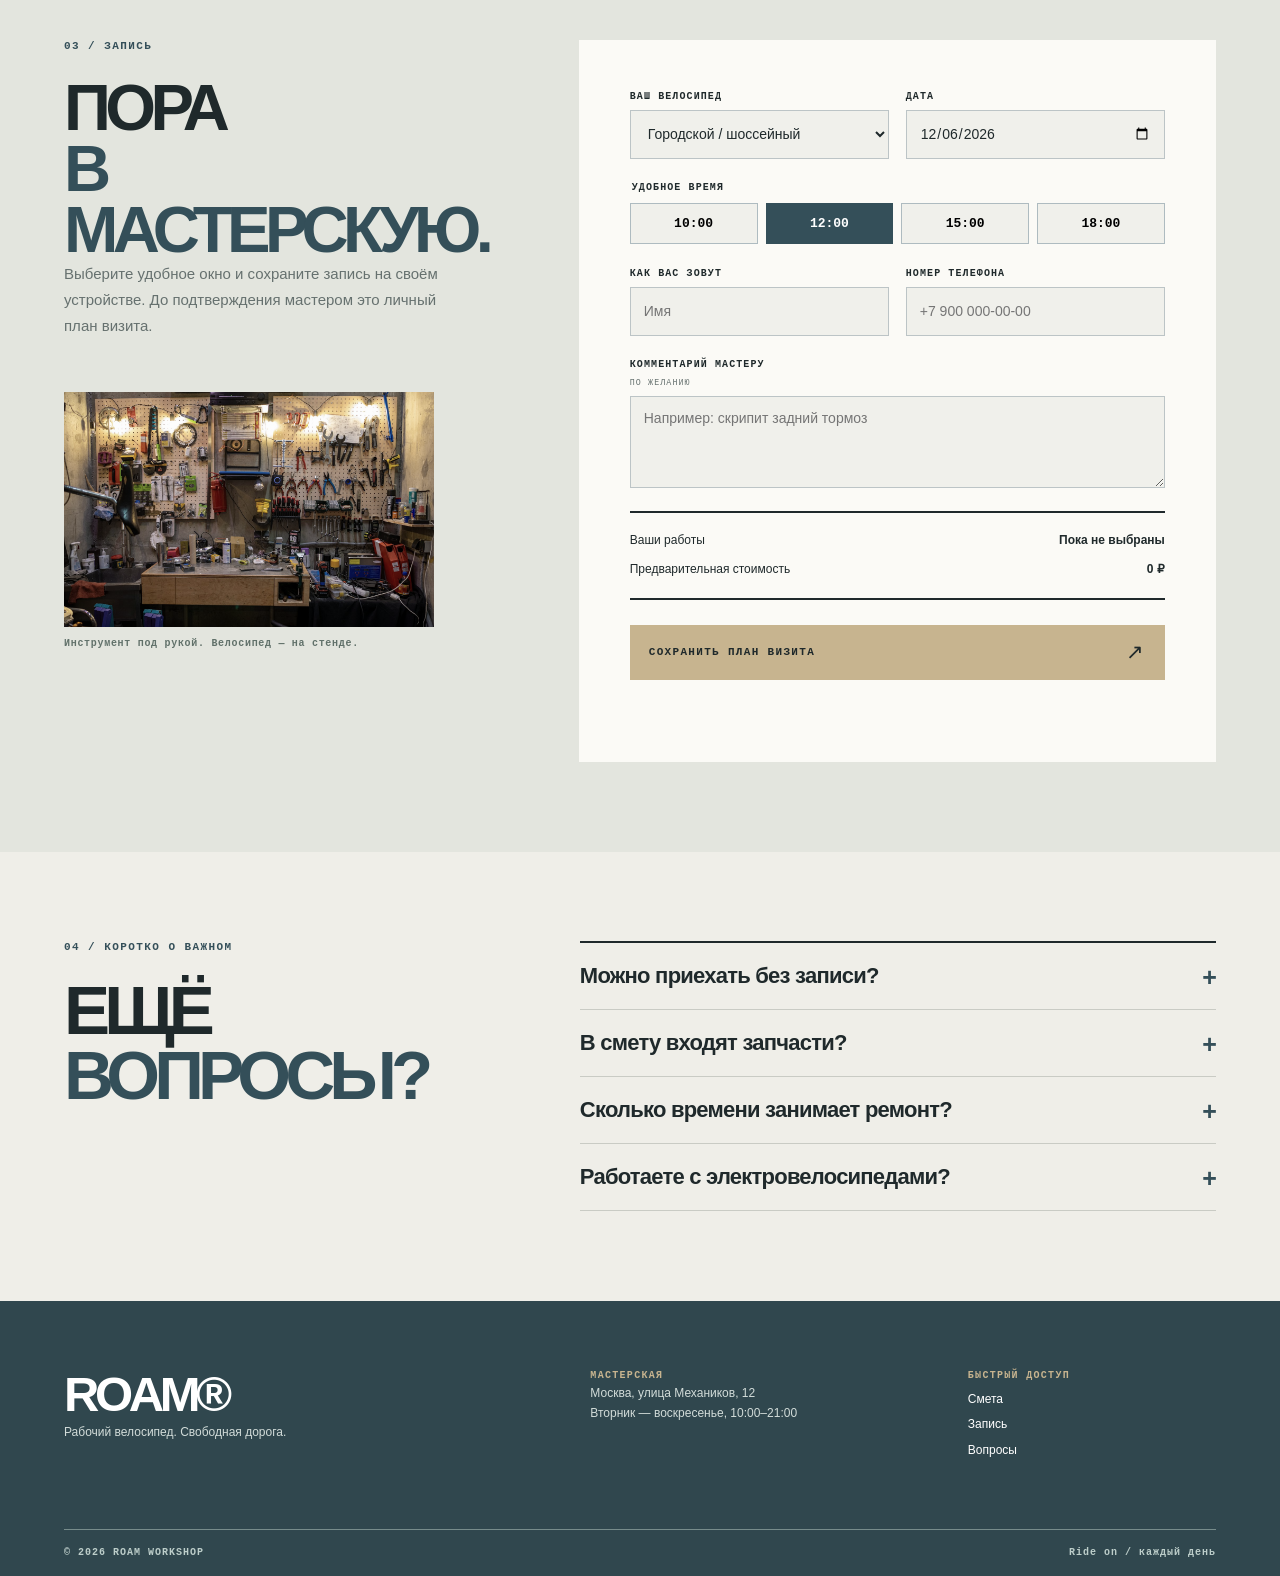
<file: sites/roam/index.html>
<!doctype html>
<html lang="ru">
<head><meta charset="utf-8"><meta name="viewport" content="width=device-width, initial-scale=1"><meta name="theme-color" content="#123dce"><meta name="description" content="ROAM — веломастерская для тех, кто едет дальше. Понятные работы, расчёт стоимости и удобная запись."><title>ROAM — веломастерская</title><link rel="stylesheet" href="style.css"><script src="app.js" defer></script></head>
<body>
  <a class="skip" href="#main">К содержанию</a>
  <div class="utility"><span>МАСТЕРСКАЯ / МОСКВА</span><span>ВТ–ВС 10:00–21:00</span><span>СЕЗОН 2026 ↗</span></div>
  <header id="top"><a class="logo" href="#top" aria-label="ROAM — на главную">R<span class="logo-wheel">O</span>AM<b>®</b><small>BIKE WORKSHOP</small></a><nav aria-label="Основная навигация"><a href="#services">Услуги</a><a href="#process">Как работаем</a><a href="#faq">Вопросы</a></nav><a class="nav-cta" href="#booking">Записаться <span aria-hidden="true">↗</span></a></header>
  <main id="main">
    <section class="hero"><div class="hero-copy"><div class="hero-kicker"><span class="pulse"></span> ВЕЛОМАСТЕРСКАЯ / МОСКВА</div><h1>ВЕЛОСИПЕД<br>В <em>ПОРЯДКЕ.</em></h1><p>Честный сервис без загадочных пунктов в чеке. Выбирайте работы, смотрите смету и приезжайте в своё время.</p><div class="hero-buttons"><a class="button dark" href="#services">Рассчитать ремонт <span>↗</span></a><a class="underlink" href="#process">Наш подход <span>→</span></a></div><div class="hero-specs"><div><strong>01</strong><span>ПОНЯТНАЯ СМЕТА</span></div><div><strong>02</strong><span>СОГЛАСОВАНИЕ ДО РАБОТ</span></div><div><strong>03</strong><span>ГОРОД / ШОССЕ / GRAVEL</span></div></div></div><div class="hero-graphic"><img src="assets/spokes.jpg" alt="Механик проверяет натяжение спиц велосипедного колеса" fetchpriority="high"><div class="hero-code">ROAM / ВЕЛОМАСТЕРСКАЯ<br>РЕМОНТ И НАСТРОЙКА</div><div class="graphic-foot"><span>ВНИМАНИЕ К КАЖДОЙ ДЕТАЛИ</span><span>МОСКВА · ЗАПИСЬ ОНЛАЙН</span></div></div></section>
    <div class="strip"><span>FIX IT / RIDE IT / REPEAT</span><span>✳</span><span>ОТ ГОРОДСКОГО ДО ГРЭВЕЛА</span><span>✳</span><span>FIX IT / RIDE IT / REPEAT</span></div>
    <section class="services section" id="services"><div class="section-top"><div><p class="section-index">01 / КАЛЬКУЛЯТОР</p><h2>ЧТО ДЕЛАЕМ<br><span>С ВЕЛОСИПЕДОМ?</span></h2></div><p>Выберите нужные работы. Смета обновится сразу; если не знаете, что именно сломалось, начните с диагностики.</p></div><div class="service-layout"><div><div class="filters" role="group" aria-label="Фильтр услуг"><button type="button" class="filter active" data-filter="all" aria-pressed="true">Все работы <b>09</b></button><button type="button" class="filter" data-filter="care" aria-pressed="false">Обслуживание</button><button type="button" class="filter" data-filter="repair" aria-pressed="false">Ремонт</button><button type="button" class="filter" data-filter="setup" aria-pressed="false">Настройка</button></div><div id="service-list" class="service-list"></div></div><aside class="estimate-panel" aria-labelledby="estimate-title"><div class="estimate-head"><span>ВАША СМЕТА / 01</span><span class="estimate-dot">●</span></div><h3 id="estimate-title">Ремонт начинается с ясности.</h3><p>Добавьте услуги, и здесь появится стоимость работ.</p><div id="chosen-services" class="chosen-services" aria-live="polite"></div><div class="estimate-sums"><div><span>Работы</span><b id="work-price">0 ₽</b></div><div><span>Время мастера</span><b id="work-time">0 мин</b></div><div class="estimate-total"><span>Предварительно</span><b id="estimate-total">0 ₽</b></div></div><p class="estimate-disclaimer">Запчасти оплачиваются отдельно после согласования с мастером. Итог зависит от состояния велосипеда.</p><a class="button acid" href="#booking">Выбрать время <span>↗</span></a><button type="button" id="download-quote" class="download">Скачать смету ↓</button></aside></div></section>
    <section class="process section" id="process"><p class="section-index">02 / КАК РАБОТАЕМ</p><h2>ОСМОТР. СМЕТА.<br><span>РАБОТА.</span></h2><div class="process-grid"><article><span>01</span><h3>Смотрим</h3><p>Проверяем велосипед и сверяем ваш список работ с реальным состоянием.</p></article><article><span>02</span><h3>Согласуем</h3><p>До замены деталей рассказываем, что нужно и сколько это стоит.</p></article><article><span>03</span><h3>Делаем</h3><p>Чиним, настраиваем и тестируем перед выдачей — вместе с коротким отчётом.</p></article></div><div class="process-aside"><img src="assets/bike-work.jpg" alt="Мастер настраивает узел велосипеда" loading="lazy"><div><span>КАК УСТРОЕНА МАСТЕРСКАЯ</span><b>Сначала показываем проблему. Потом берёмся за инструмент.</b></div></div></section>
    <section class="booking section" id="booking"><div class="booking-title"><p class="section-index">03 / ЗАПИСЬ</p><h2>ПОРА<br><span>В МАСТЕРСКУЮ.</span></h2><p>Выберите удобное окно и сохраните запись на своём устройстве. До подтверждения мастером это личный план визита.</p><figure class="booking-photo"><img src="assets/workshop.jpg" alt="Инструменты и запасные части в велосипедной мастерской" loading="lazy"><figcaption>Инструмент под рукой. Велосипед — на стенде.</figcaption></figure></div><div class="booking-card"><form id="booking-form"><div class="form-row"><label>Ваш велосипед<select id="bike-type"><option value="city">Городской / шоссейный</option><option value="gravel">Грэвел / туристический</option><option value="mtb">Горный</option><option value="electric">Электровелосипед (+800 ₽ к работе)</option></select></label><label>Дата<input id="booking-date" type="date" required></label></div><fieldset><legend>Удобное время</legend><div class="slots" id="time-slots"><button type="button" data-time="10:00" aria-pressed="false">10:00</button><button type="button" data-time="12:00" class="active" aria-pressed="true">12:00</button><button type="button" data-time="15:00" aria-pressed="false">15:00</button><button type="button" data-time="18:00" aria-pressed="false">18:00</button></div></fieldset><div class="form-row"><label>Как вас зовут<input id="customer-name" type="text" maxlength="60" autocomplete="name" placeholder="Имя" required></label><label>Номер телефона<input id="customer-phone" type="tel" maxlength="30" autocomplete="tel" placeholder="+7 900 000-00-00" required></label></div><label>Комментарий мастеру <small>по желанию</small><textarea id="customer-note" maxlength="400" rows="3" placeholder="Например: скрипит задний тормоз"></textarea></label><div class="booking-summary"><span>Ваши работы</span><b id="booking-services">Пока не выбраны</b><span>Предварительная стоимость</span><b id="booking-total">0 ₽</b></div><button type="submit" class="button acid save-booking">Сохранить план визита <span>↗</span></button><p id="booking-status" class="status" role="status"></p></form><div id="saved-bookings" class="saved-bookings" hidden><h3>Ваши записи <span id="booking-count"></span></h3><div id="booking-list"></div></div></div></section>
    <section class="faq section" id="faq"><div><p class="section-index">04 / КОРОТКО О ВАЖНОМ</p><h2>ЕЩЁ<br><span>ВОПРОСЫ?</span></h2></div><div class="faq-list"><details><summary>Можно приехать без записи?</summary><p>Можно, если мастер свободен. Запись помогает выделить время именно на ваш велосипед и нужные работы.</p></details><details><summary>В смету входят запчасти?</summary><p>Нет. На сайте указана стоимость работы. Если понадобятся детали, мастер назовёт варианты и цену до установки.</p></details><details><summary>Сколько времени занимает ремонт?</summary><p>Калькулятор показывает время работы мастера. При нескольких работах или поиске запчастей срок может измениться.</p></details><details><summary>Работаете с электровелосипедами?</summary><p>Да, с механическими узлами и базовой диагностикой. Сложный ремонт электроники обсуждаем отдельно после осмотра.</p></details></div></section>
  </main>
  <footer><div class="footer-main"><a href="#top" class="footer-logo">ROAM®</a><p>Рабочий велосипед. Свободная дорога.</p></div><div><b>МАСТЕРСКАЯ</b><p>Москва, улица Механиков, 12<br>Вторник — воскресенье, 10:00–21:00</p></div><div><b>БЫСТРЫЙ ДОСТУП</b><a href="#services">Смета</a><a href="#booking">Запись</a><a href="#faq">Вопросы</a></div><div class="footer-bottom"><span>© 2026 ROAM WORKSHOP</span><span>Ride on / каждый день</span></div></footer>
</body></html>
</file>
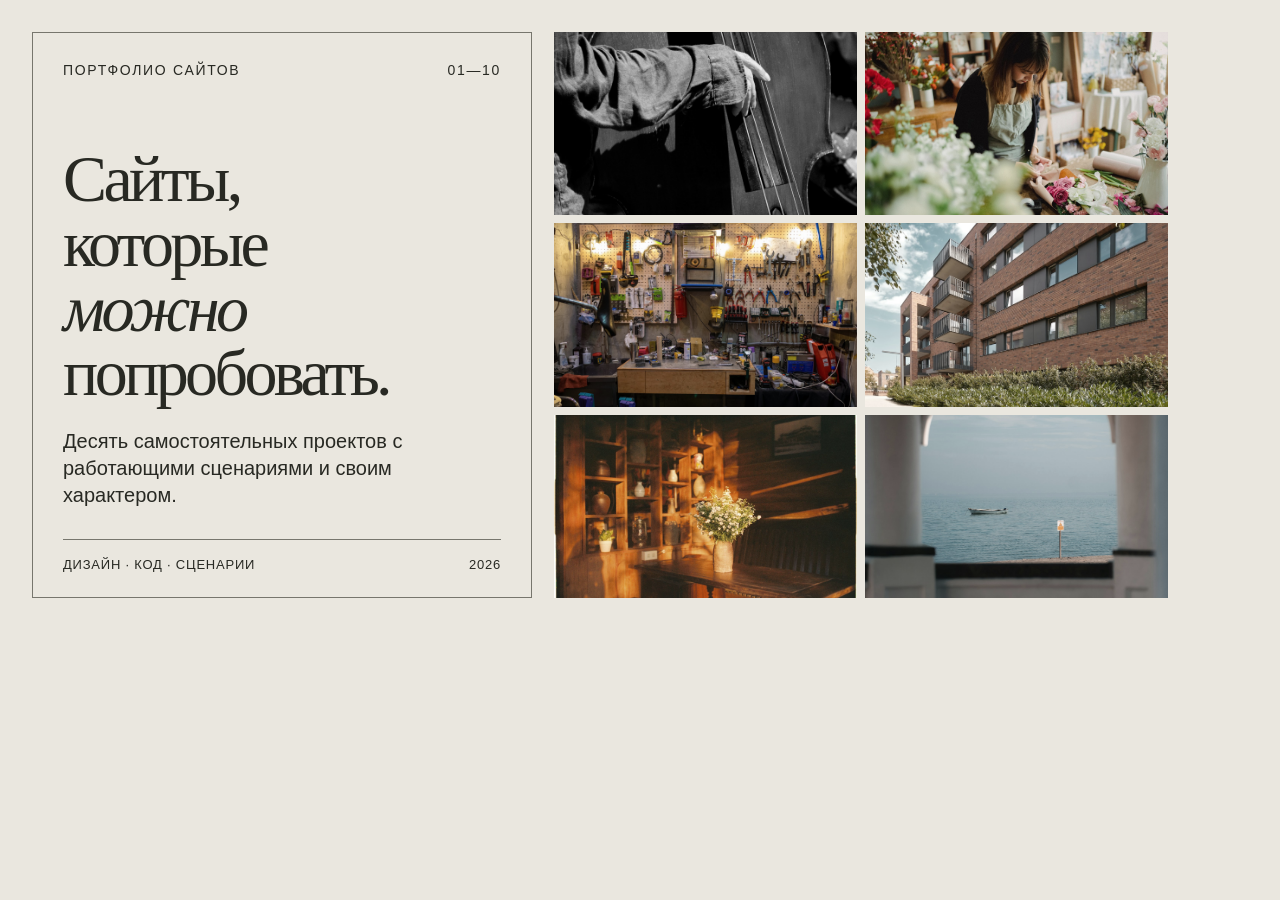
<file: share-preview.html>
<!doctype html>
<html lang="ru">
<head>
  <meta charset="utf-8">
  <meta name="viewport" content="width=device-width, initial-scale=1">
  <title>Превью портфолио</title>
  <style>
    * { box-sizing: border-box; }
    html, body { margin: 0; width: 1200px; height: 630px; }
    body { color: #282923; background: #eae7df; font-family: Arial, sans-serif; }
    .sheet { height: 100%; padding: 32px; display: grid; grid-template-columns: 500px 1fr; gap: 22px; }
    .copy { border: 1px solid #77766d; padding: 29px 30px 25px; display: flex; flex-direction: column; }
    .label { display: flex; align-items: center; justify-content: space-between; font-size: 14px; letter-spacing: .12em; text-transform: uppercase; }
    h1 { font: normal 66px/.98 Georgia, serif; letter-spacing: -.055em; margin: auto 0 22px; }
    h1 em { font-weight: normal; }
    .description { max-width: 380px; font-size: 20px; line-height: 1.35; margin: 0 0 30px; }
    .foot { border-top: 1px solid #77766d; padding-top: 17px; display: flex; justify-content: space-between; font-size: 13px; letter-spacing: .06em; text-transform: uppercase; }
    .photos { display: grid; grid-template-columns: repeat(2, 1fr); grid-template-rows: repeat(3, 1fr); gap: 8px; overflow: hidden; }
    .photos img { display: block; width: 100%; height: 100%; min-height: 0; object-fit: cover; filter: saturate(.8); }
    .photos img:nth-child(1) { object-position: center 31%; }
    .photos img:nth-child(2) { object-position: center 53%; }
    .photos img:nth-child(3) { object-position: center 50%; }
    .photos img:nth-child(4) { object-position: center 58%; }
    .photos img:nth-child(5) { object-position: center 50%; }
    .photos img:nth-child(6) { object-position: center 58%; }
  </style>
</head>
<body>
  <main class="sheet">
    <section class="copy">
      <div class="label"><span>Портфолио сайтов</span><span>01—10</span></div>
      <h1>Сайты,<br>которые<br><em>можно</em><br>попробовать.</h1>
      <p class="description">Десять самостоятельных проектов с работающими сценариями и своим характером.</p>
      <div class="foot"><span>Дизайн · код · сценарии</span><span>2026</span></div>
    </section>
    <div class="photos" aria-hidden="true">
      <img src="assets/nocturne.jpg" alt="">
      <img src="assets/pollen.jpg" alt="">
      <img src="assets/roam.jpg" alt="">
      <img src="assets/hem.jpg" alt="">
      <img src="assets/beryl.jpg" alt="">
      <img src="assets/coral-house.jpg" alt="">
    </div>
  </main>
</body>
</html>
</file>
<file: style.css>
:root{--paper:#ebe8e1;--hero:#d9d5cb;--ink:#292d29;--muted:#646a62;--line:#c6c5ba;--accent:#846b58;--dark:#303731}
*{box-sizing:border-box}
html{scroll-behavior:smooth}
body{margin:0;background:var(--paper);color:var(--ink);font-family:Arial,Helvetica,sans-serif;font-size:15px}
a{color:inherit;text-decoration:none}
img{max-width:100%}
::selection{background:#d4bea9;color:var(--ink)}
:focus-visible{outline:2px solid var(--accent);outline-offset:3px}
.skip-link{position:absolute;top:-70px;left:20px;padding:12px 16px;background:var(--ink);color:white;z-index:20}.skip-link:focus{top:12px}
.site-header{height:68px;padding:0 4.5vw;display:flex;align-items:center;justify-content:space-between;border-bottom:1px solid var(--line);background:var(--paper)}
.brand,.site-footer strong{font-size:24px;font-weight:800;letter-spacing:-.09em}.brand span,.site-footer strong span{font-size:15px;font-weight:500;letter-spacing:-.03em;color:var(--accent)}
.site-header nav{display:flex;gap:34px;align-items:center;font-size:11px;font-weight:700;text-transform:uppercase;letter-spacing:.1em}
.site-header nav a:hover,.site-footer a:hover{color:var(--accent)}
.intro{background:var(--hero);min-height:570px;padding:50px 4.5vw 27px;border-bottom:1px solid var(--line);display:flex;flex-direction:column}
.eyebrow{margin:0;font-size:10px;font-weight:700;text-transform:uppercase;letter-spacing:.15em}
.intro-main{display:grid;grid-template-columns:minmax(0,1.8fr) minmax(280px,.7fr);gap:50px;align-items:end;flex:1;padding:40px 0 58px}
.intro h1{margin:0;font-size:clamp(70px,7.9vw,132px);font-weight:600;letter-spacing:-.075em;line-height:.92}
.intro h1 em{font-family:Georgia,'Times New Roman',serif;font-weight:400;letter-spacing:-.055em;color:#6d5b4d}
.intro-aside{padding-bottom:6px}
.intro-aside p{font-size:17px;line-height:1.55;max-width:390px;margin:0 0 33px}
.intro-links{display:flex;flex-wrap:wrap;gap:8px 24px}
.text-link{display:flex;align-items:center;justify-content:space-between;gap:35px;width:max-content;min-width:190px;padding:13px 0;border-bottom:1px solid var(--ink);font-size:11px;font-weight:700;text-transform:uppercase;letter-spacing:.08em}
.text-link:hover{color:var(--accent);border-color:var(--accent)}
.intro-foot{display:flex;justify-content:space-between;gap:20px;padding-top:17px;border-top:1px solid #aeb0a7;font-size:10px;text-transform:uppercase;letter-spacing:.12em;color:var(--muted)}
.projects{padding:85px 4.5vw 120px}
.section-heading{display:grid;grid-template-columns:1fr auto;gap:40px;align-items:end;margin-bottom:52px}
.section-heading h2{font-size:clamp(61px,7.2vw,104px);font-weight:600;letter-spacing:-.075em;line-height:.9;margin:21px 0 0}
.section-heading>p{margin:0;max-width:340px;font-size:13px;line-height:1.55;color:var(--muted)}
.project-grid{display:grid;grid-template-columns:repeat(2,minmax(0,1fr));column-gap:22px;row-gap:60px}
.project-card{min-width:0;border-top:1px solid var(--ink);padding-top:13px}
.card-index{display:flex;justify-content:space-between;gap:15px;align-items:center;margin-bottom:12px;font-size:10px;font-weight:700;text-transform:uppercase;letter-spacing:.1em;color:var(--muted)}
.card-index span:last-child{font-weight:400}
.card-image{height:345px;display:block;position:relative;overflow:hidden;background:#d2cfc6}
.card-image img{display:block;width:100%;height:100%;object-fit:cover;filter:saturate(.82);transition:transform .35s ease,filter .35s ease}
.card-image:hover img{transform:scale(1.035);filter:saturate(.95)}
.card-image .image-arrow{position:absolute;right:15px;top:15px;width:35px;height:35px;display:grid;place-items:center;border-radius:50%;background:#eae8e0;color:var(--ink);font-size:19px}
.project-card:nth-child(2) .card-image img{object-position:center 55%}
.project-card:nth-child(6) .card-image img{object-position:center 54%}
.project-card:nth-child(8) .card-image img{object-position:center 48%}
.project-card:nth-child(10) .card-image img{object-position:center 48%}
.card-copy{display:grid;grid-template-columns:1fr auto;gap:22px;align-items:end;padding-top:22px}
.card-copy h3{font-size:32px;letter-spacing:-.05em;font-weight:600;margin:0 0 7px}
.card-copy p{font-size:13px;line-height:1.5;margin:0;color:var(--muted);max-width:410px}
.card-copy .feature-line{font-size:10px;font-weight:700;text-transform:uppercase;letter-spacing:.08em;text-align:right;max-width:165px;line-height:1.5}
.card-actions{display:flex;align-items:center;gap:28px;border-top:1px solid var(--line);margin-top:22px;padding-top:15px;font-size:11px;font-weight:700;text-transform:uppercase;letter-spacing:.08em}
.site-link{min-width:140px;display:flex;justify-content:space-between;gap:15px;border-bottom:1px solid var(--ink);padding:0 0 9px}
.source-link{color:var(--muted);border-bottom:1px solid transparent;padding:0 0 9px}
.site-link:hover,.source-link:hover{color:var(--accent);border-color:var(--accent)}
.site-footer{background:var(--dark);color:#f0eee8;padding:45px 4.5vw;display:grid;grid-template-columns:1fr 2fr auto;gap:32px;align-items:start}
.site-footer strong span{color:#c9ab91}
.site-footer p{font-size:12px;line-height:1.6;max-width:520px;margin:0;color:#c9cec6}
.site-footer a{font-size:11px;text-transform:uppercase;letter-spacing:.08em}
@media(max-width:1050px){.intro-main{grid-template-columns:1fr;gap:40px}.intro{min-height:0}.intro-main{padding:65px 0 60px}.intro-aside{max-width:600px}.intro-aside p{max-width:600px}.card-copy{display:block}.card-copy .feature-line{text-align:left;max-width:none;margin-top:13px}.card-image{height:300px}}
@media(max-width:680px){.site-header{height:62px;padding:0 20px}.site-header nav{gap:20px;font-size:10px}.intro{padding:35px 20px 24px}.intro-main{padding:85px 0 55px}.intro h1{font-size:clamp(55px,13.5vw,82px)}.intro-aside p{font-size:15px}.intro-foot{font-size:9px}.projects{padding:70px 20px 90px}.section-heading{display:block;margin-bottom:42px}.section-heading h2{font-size:70px}.section-heading>p{max-width:500px;margin-top:24px}.project-grid{grid-template-columns:1fr;row-gap:50px}.card-image{height:320px}.card-copy{display:grid;grid-template-columns:1fr auto}.card-copy .feature-line{text-align:right;margin:0;max-width:170px}.site-footer{padding:38px 20px;grid-template-columns:1fr auto}.site-footer p{grid-column:1 / -1;grid-row:2}.site-footer a{grid-column:2;grid-row:1}}
@media(max-width:430px){.brand{font-size:21px}.site-header nav{gap:13px}.intro h1{font-size:clamp(51px,13.5vw,63px)}.intro-foot span:last-child{display:none}.section-heading h2{font-size:62px}.card-image{height:250px}.card-copy{display:block}.card-copy .feature-line{text-align:left;margin-top:12px}.card-actions{gap:19px;flex-wrap:wrap}.site-link{min-width:126px}}
@media(prefers-reduced-motion:reduce){html{scroll-behavior:auto}.card-image img{transition:none}}
</file>
<file: buro-nahodok/styles.css>
@charset "UTF-8";
:root{--paper:#f6f2e8;--white:#fffdf8;--ink:#243e35;--green:#284b40;--muted:#687269;--red:#b94f39;--yellow:#e0b85c;--line:#d4d7c9;--blue:#416b91;--serif:Georgia,'Times New Roman',serif;--sans:-apple-system,BlinkMacSystemFont,'Segoe UI',Arial,sans-serif;--radius:8px}
*{box-sizing:border-box}html{scroll-behavior:smooth}body{margin:0;background:var(--paper);color:var(--ink);font:16px/1.5 var(--sans);background-image:url("data:image/svg+xml,%3Csvg viewBox='0 0 160 160' xmlns='http://www.w3.org/2000/svg'%3E%3Cfilter id='n'%3E%3CfeTurbulence type='fractalNoise' baseFrequency='.8' numOctaves='3' stitchTiles='stitch'/%3E%3C/filter%3E%3Cpath fill='%23000' opacity='.025' filter='url(%23n)' d='M0 0h160v160H0z'/%3E%3C/svg%3E")}
button,input,select,textarea{font:inherit}button,a,input,textarea{touch-action:manipulation}button,a{ -webkit-tap-highlight-color:transparent}button{cursor:pointer}a{color:inherit}button:disabled{cursor:default;opacity:.45}button:focus-visible,a:focus-visible,input:focus-visible,textarea:focus-visible,summary:focus-visible{outline:3px solid var(--blue);outline-offset:4px}button{color:inherit}svg{display:block}h1,h2,h3,p{margin-top:0}h1,h2,h3{font-weight:500}h1,h2{font-family:var(--serif)}button:active:not(:disabled){transform:translateY(1px)}.wrap{max-width:1180px;margin:auto;padding:0 40px}.header{height:104px;display:flex;align-items:center;justify-content:space-between;border-bottom:1px solid var(--line);gap:20px}.brand{display:flex;align-items:center;gap:12px;text-decoration:none;border:0;background:none;padding:0;text-align:left}.brand-symbol{width:43px;height:43px;flex:none}.brand-name{font-family:var(--serif);font-size:25px;line-height:1.1}.brand-sub{font-size:12px;letter-spacing:.08em;text-transform:uppercase;display:block;margin-top:6px;color:var(--muted)}.header-right{display:flex;gap:24px;align-items:center}.text-button{border:0;background:none;padding:8px 0;text-decoration:underline;text-underline-offset:5px;font-size:14px}.quiet{color:var(--muted);font-size:14px}.eyebrow{font-size:12px;letter-spacing:.14em;text-transform:uppercase;font-weight:700}.red{color:var(--red)}.hero{display:grid;grid-template-columns:1fr 1fr;gap:55px;align-items:center;padding:70px 0 66px}.hero h1{font-size:clamp(48px,5.8vw,76px);line-height:1.04;letter-spacing:-.045em;margin:25px 0}.hero h1 em{font-style:italic;color:var(--red)}.lead{font-size:18px;max-width:430px;line-height:1.65;color:#4b5b50}.actions{display:flex;gap:14px;align-items:center;flex-wrap:wrap;margin-top:30px}.button{display:inline-flex;align-items:center;justify-content:center;gap:9px;min-height:50px;padding:13px 24px;border:1px solid var(--green);border-radius:5px;background:var(--green);color:var(--white);font-weight:600;text-decoration:none;line-height:1.3}.button.light{background:transparent;color:var(--ink)}.button.paper{background:var(--white);color:var(--ink);border-color:var(--line)}.button.red-button{background:var(--red);border-color:var(--red)}.button.small{min-height:40px;font-size:14px;padding:9px 15px}.button:hover{filter:brightness(1.08)}.hero-note{font-size:13px;color:var(--muted);margin:18px 0 0}.map-art{position:relative;min-height:475px;background:var(--green);transform:rotate(1.5deg);border-radius:2px;box-shadow:8px 10px 0 #dedbcf;overflow:hidden}.map-art:before{content:'';position:absolute;inset:15px;border:1px solid #ffffff30}.map-lines{position:absolute;inset:0;width:100%;height:100%}.art-heading{position:absolute;top:33px;left:35px;color:#f6f2e8b0;font-size:11px;text-transform:uppercase;letter-spacing:.16em}.art-stamp{position:absolute;right:26px;top:30px;color:#f3cf86;border:2px solid;border-radius:50%;width:94px;height:94px;display:flex;align-items:center;justify-content:center;text-align:center;line-height:1.4;font-size:12px;text-transform:uppercase;transform:rotate(15deg)}.art-note{position:absolute;background:#fffdf6;padding:17px 22px;box-shadow:2px 5px 9px #122a3140;color:var(--ink)}.art-note.one{left:34px;top:100px;transform:rotate(-7deg);width:174px}.art-note.two{right:40px;top:212px;transform:rotate(7deg);width:188px}.art-note .mini-label{font:11px var(--sans);text-transform:uppercase;letter-spacing:.08em;color:var(--muted);display:block}.art-note b{font:24px var(--serif);display:block;margin-top:4px}.art-note svg{width:46px;height:40px;margin:12px auto 3px;color:var(--red)}.gift-art{position:absolute;bottom:37px;left:77px;transform:rotate(-10deg);width:127px;height:106px}.art-bottom{position:absolute;bottom:25px;right:29px;color:#f6f2e8a0;font:italic 14px var(--serif);transform:rotate(-2deg)}.tape{position:absolute;width:71px;height:22px;background:#e5c579ab;top:-9px;left:47px;transform:rotate(-5deg)}.how{border-top:1px solid var(--line);padding:33px 0 42px;display:grid;grid-template-columns:repeat(3,1fr);gap:38px}.how-item{display:flex;gap:15px}.step-mark{font:italic 32px var(--serif);color:var(--red);width:30px;flex:none}.how h3{font-size:16px;font-weight:650;margin-bottom:5px}.how p{font-size:14px;color:var(--muted);margin:0}.bottom-band{border-top:1px solid var(--line);padding:33px 0 35px;display:flex;justify-content:space-between;gap:35px}.bottom-band>p{max-width:360px;font:22px/1.4 var(--serif);margin:0}.faq{max-width:550px;flex:1}.faq details{border-bottom:1px solid var(--line);padding:12px 0}.faq summary{cursor:pointer;font-size:14px;font-weight:600}.faq p{font-size:14px;color:var(--muted);margin:10px 0 3px}.footer{padding:22px 0;border-top:1px solid var(--line);display:flex;justify-content:space-between;gap:18px;font-size:12px;color:var(--muted)}
/* The organiser's notebook. */
.editor-head{padding:42px 0 28px;display:flex;justify-content:space-between;align-items:flex-start;gap:24px}.editor-head h1{font-size:44px;letter-spacing:-.035em;margin:5px 0 8px;line-height:1.15}.editor-head p{color:var(--muted);margin:0}.wizard{display:flex;gap:0;margin:0 0 30px;border-bottom:1px solid var(--line)}.wizard button{border:0;border-bottom:3px solid transparent;background:none;padding:16px 24px 16px 0;margin-right:30px;display:flex;align-items:center;gap:9px;color:var(--muted);font-size:14px}.wizard button.current{color:var(--ink);border-bottom-color:var(--red);font-weight:650}.wizard-number{width:24px;height:24px;display:grid;place-items:center;border:1px solid currentColor;border-radius:50%;font-size:12px}.editor-grid{display:grid;grid-template-columns:minmax(0,1fr) 300px;gap:60px;padding-bottom:40px}.form-section{margin-bottom:28px}.label{font-weight:650;display:block;margin-bottom:10px}.label-note{font-size:14px;color:var(--muted);margin:-4px 0 13px}.input{width:100%;border:1px solid #b7c1b3;background:var(--white);padding:12px 14px;min-height:50px;border-radius:5px;color:var(--ink)}textarea.input{resize:vertical}.input:focus{border-color:var(--green)}.field-error{font-size:14px;color:#a03d2c;margin:8px 0 0;min-height:0}.segments{display:flex;gap:10px}.radio-label{flex:1;position:relative}.radio-label input{position:absolute;opacity:0}.radio-box{display:block;border:1px solid var(--line);border-radius:5px;padding:12px;text-align:center;background:var(--white)}input:checked+.radio-box{border-color:var(--green);background:#e8ecdf;box-shadow:inset 0 0 0 1px var(--green)}input:focus-visible+.radio-box{outline:3px solid var(--blue);outline-offset:3px}.radio-box b{display:block;font-size:18px}.radio-box small{font-size:12px;color:var(--muted)}.themes{display:grid;grid-template-columns:1fr 1fr;gap:12px}.theme-label{position:relative}.theme-label input{position:absolute;opacity:0}.theme-box{display:block;border:1px solid var(--line);padding:17px;border-radius:5px;min-height:115px;background:var(--white)}.theme-box b{display:block;margin-bottom:5px;font-family:var(--serif);font-size:21px;font-weight:500}.theme-box small{font-size:13px;color:var(--muted)}input:checked+.theme-box{border-color:var(--green);box-shadow:inset 0 0 0 1px var(--green);background:#e8ecdf}input:focus-visible+.theme-box{outline:3px solid var(--blue);outline-offset:3px}.notebook{background:#ebe7d9;padding:26px 25px;align-self:start;position:sticky;top:25px;transform:rotate(1deg);border-top:5px solid var(--yellow)}.notebook h2{font-size:25px;margin:7px 0 16px}.notebook dl{margin:0}.notebook dl>div{display:flex;justify-content:space-between;gap:20px;padding:10px 0;border-bottom:1px solid #cdd0c1;font-size:14px}.notebook dd{margin:0;font-weight:650;text-align:right}.notebook p{font-size:13px;color:#586254;margin:20px 0 0}.notebook .notebook-number{font:italic 56px var(--serif);color:var(--red);margin:10px 0 0;line-height:1}.form-bottom{display:flex;align-items:center;justify-content:space-between;border-top:1px solid var(--line);padding-top:24px;gap:18px}.save-note{font-size:12px;color:var(--muted)}.location-grid{display:grid;grid-template-columns:1fr 1fr;gap:10px}.location-label{position:relative}.location-label input{position:absolute;opacity:0}.location-box{display:flex;align-items:center;gap:11px;min-height:69px;border:1px solid var(--line);background:var(--white);border-radius:5px;padding:12px}.location-box svg{width:29px;height:29px;flex:none;color:var(--muted)}.location-box b{font-size:14px}.location-box .check{margin-left:auto;width:20px;height:20px;border:1px solid #aab6a9;border-radius:50%;display:grid;place-items:center;font-size:12px;flex:none}.location-label input:checked+.location-box{background:#e8ecdf;border-color:var(--green)}.location-label input:checked+.location-box .check{background:var(--green);color:var(--white);border-color:var(--green)}.location-label input:checked+.location-box svg{color:var(--green)}.location-label input:focus-visible+.location-box{outline:3px solid var(--blue);outline-offset:3px}.route-list{list-style:none;padding:0;margin:14px 0 24px}.route-row{display:flex;align-items:center;gap:12px;padding:12px 0;border-bottom:1px solid var(--line)}.route-order{font:italic 23px var(--serif);width:26px;text-align:center;color:var(--red)}.route-title{flex:1;font-size:14px}.route-title small{display:block;color:var(--muted);font-size:12px}.order-buttons{display:flex;gap:5px}.icon-button{width:34px;height:34px;display:grid;place-items:center;background:var(--white);border:1px solid var(--line);border-radius:4px}.icon-button svg{width:15px;height:15px}.notice{border-left:3px solid var(--yellow);background:#eee8d6;padding:13px 16px;font-size:14px;margin:20px 0;color:#566050}.notice p:last-child{margin-bottom:0}.prep-summary{display:flex;gap:20px;align-items:center;background:var(--green);color:var(--white);padding:22px;border-radius:5px;margin-bottom:25px}.prep-summary .big{font:44px var(--serif);line-height:1}.prep-summary h2{font-size:24px;margin-bottom:3px}.prep-summary p{font-size:14px;margin:0;color:#e2e6dc}.prep-row{border-bottom:1px solid var(--line);padding:16px 0;display:flex;align-items:center;gap:15px}.prep-place{flex:1}.prep-place b{font-size:15px;display:block}.prep-place span{font-size:13px;color:var(--muted)}.code-ticket{font:22px/1.1 var(--sans);font-weight:700;letter-spacing:.15em;padding:10px 12px;background:var(--white);border:1px dashed #aab6a9;white-space:nowrap}.prep-row.final{border:1px solid var(--red);padding:16px;margin:17px 0;background:#f0e5d8}.ready-check{display:flex;gap:10px;align-items:flex-start;font-size:14px;margin:22px 0}.ready-check input{width:20px;height:20px;accent-color:var(--green);margin:1px 0 0;flex:none}.download-section{border-top:1px solid var(--line);padding-top:20px;margin-top:20px}.download-section p{font-size:13px;color:var(--muted)}.answer-key{margin:23px 0;font-size:14px}.answer-key summary{cursor:pointer;font-weight:650}.answer-key ol{padding-left:20px;color:var(--muted)}.edit-link{background:none;border:0;text-decoration:underline;font-size:13px;white-space:nowrap;padding:8px 0;color:var(--muted)}
/* The player's field card. */
.game-shell{min-height:100vh}.game-header{display:flex;justify-content:space-between;align-items:center;max-width:760px;margin:auto;padding:25px 25px 15px}.game-wordmark{font:22px var(--serif)}.game-demo{font-size:11px;background:#e9d8b0;padding:4px 8px;border-radius:3px;font-weight:700;letter-spacing:.05em;text-transform:uppercase}.game-main{max-width:600px;margin:0 auto;padding:23px 25px 55px}.game-topline{display:flex;align-items:center;justify-content:space-between;margin-bottom:22px;gap:18px}.dots{display:flex;gap:7px}.dot{width:9px;height:9px;border:1px solid #9ba99a;border-radius:50%}.dot.complete{background:var(--green);border-color:var(--green)}.dot.active{background:var(--red);border-color:var(--red)}.game-card{background:var(--white);padding:36px;border:1px solid var(--line);border-radius:5px;box-shadow:0 6px 0 #dddccd;position:relative}.game-card:before{content:'';position:absolute;top:-8px;left:40%;width:75px;height:20px;background:#dfbe73b3;transform:rotate(-3deg)}.game-card h1{font-size:38px;line-height:1.15;letter-spacing:-.025em;margin:13px 0 22px;overflow-wrap:anywhere}.game-card h2{font-size:31px;line-height:1.2;margin:12px 0 22px}.game-prompt{font-size:19px;line-height:1.7;white-space:pre-line;overflow-wrap:anywhere}.game-card .button{width:100%;margin-top:22px}.choices{display:grid;gap:10px;margin:25px 0 17px}.choice{background:var(--paper);border:1px solid #c8cebf;border-radius:5px;min-height:53px;padding:13px 17px;text-align:left;font-size:18px;display:flex;gap:14px;align-items:center;overflow-wrap:anywhere}.choice:hover{background:#e7eddf;border-color:var(--green)}.choice-letter{width:26px;height:26px;border:1px solid #b6c0b0;border-radius:50%;display:grid;place-items:center;font-size:12px;flex:none;color:var(--muted)}.feedback{min-height:24px;font-size:14px;color:var(--red);margin:12px 0}.hint-button{border:0;background:none;padding:10px 0;font-size:14px;text-decoration:underline;text-underline-offset:4px}.hint-text{font-size:15px;background:#efeadc;padding:14px;margin:8px 0;border-radius:4px}.game-caption{text-align:center;font-size:12px;color:var(--muted);margin:23px auto 0;max-width:420px}.location-symbol{width:80px;height:80px;margin:16px 0;color:var(--red)}.game-code{font:32px var(--sans);font-weight:700;letter-spacing:.3em;text-align:center;max-width:260px;display:block;margin:22px auto 0;padding-left:25px}.intro-seal{width:90px;height:90px;border:2px solid var(--red);border-radius:50%;display:flex;align-items:center;justify-content:center;transform:rotate(-10deg);color:var(--red);font-size:12px;text-transform:uppercase;text-align:center;line-height:1.4;margin:7px 0 28px}.ending{background:var(--green);color:var(--white);border-color:var(--green);box-shadow:0 7px 0 #d7b263}.ending h1{font-size:48px}.ending p{color:#e0e8dc}.ending .button{background:var(--paper);color:var(--green);border-color:var(--paper)}.ending .hint-button{color:var(--white)}.success-ribbon{font-size:40px;color:var(--yellow);margin-bottom:18px;letter-spacing:.25em}.certificate-line{height:1px;background:#ffffff40;margin:24px 0}.dialog-backdrop{position:fixed;inset:0;background:#13261fb8;z-index:20;display:grid;place-items:center;padding:25px}.dialog{max-width:430px;background:var(--paper);padding:30px;border-radius:5px;box-shadow:0 15px 80px #0005}.dialog h2{font-size:31px;margin-bottom:14px}.dialog p{font-size:15px;color:var(--muted)}.dialog .actions{margin-top:20px}.empty-state{max-width:600px;margin:70px auto;padding:35px;background:var(--white);border:1px solid var(--line)}.empty-state h1{font-size:38px}.empty-state p{color:var(--muted)}#toast{position:fixed;bottom:25px;left:50%;transform:translateX(-50%) translateY(25px);max-width:min(500px,calc(100vw - 30px));background:var(--ink);color:var(--white);padding:13px 21px;border-radius:5px;font-size:14px;opacity:0;pointer-events:none;transition:.2s;z-index:50}#toast.visible{opacity:1;transform:translateX(-50%) translateY(0)}#print-root{display:none}.privacy-note{font-size:12px;color:var(--muted);margin-top:17px}.storage-notice{background:#e9dbb3;font-size:13px;padding:9px 20px;text-align:center}.print-card{break-inside:avoid;border:1px dashed #687269;padding:20px;min-height:235px;display:flex;flex-direction:column;justify-content:center;text-align:center}.print-card h2{font:25px var(--serif);margin:12px 0}.print-card .code{font:38px var(--sans);letter-spacing:.2em;margin:12px 0}.print-card p{font-size:13px;margin:7px 0}.print-card small{font-size:11px;color:#52624f}.print-document header h1{font:26px var(--serif);margin:0 0 5px}.print-document header p{font-size:12px;margin:0 0 20px}.print-grid{display:grid;grid-template-columns:1fr 1fr;gap:15px}.certificate-print{text-align:center;border:3px double #284b40;padding:65px 30px;margin:30px auto;max-width:650px}.certificate-print h1{font:45px var(--serif);margin:25px 0}
@media(max-width:1000px){.wrap{padding:0 28px}.hero{gap:30px;padding:48px 0}.hero h1{font-size:60px}.map-art{min-height:450px}.art-note.one{left:25px;width:155px}.art-note.two{right:25px;width:165px}.editor-grid{gap:30px;grid-template-columns:minmax(0,1fr) 260px}.notebook{padding:21px}.how{gap:20px}}
@media(max-width:760px){.wrap{padding:0 22px}.header{height:83px}.brand-name{font-size:22px}.brand-sub{font-size:10px}.brand-symbol{width:36px;height:36px}.header-right .quiet{display:none}.header-right{gap:0}.hero{grid-template-columns:1fr;padding:38px 0 40px;gap:35px}.hero h1{font-size:59px;margin:20px 0;max-width:500px}.hero h1 br:last-of-type{display:none}.lead{font-size:17px;max-width:480px}.hero .actions{margin-top:22px}.map-art{min-height:370px;max-width:520px;width:100%;margin:0 auto;transform:rotate(.7deg)}.art-note.one{top:75px;left:10%;width:160px}.art-note.two{top:175px;right:8%;width:180px}.art-stamp{width:74px;height:74px;font-size:10px;top:25px}.gift-art{bottom:22px;left:13%;width:105px;height:87px}.art-heading{font-size:10px;top:24px;left:25px}.how{grid-template-columns:1fr;padding:27px 0;gap:23px}.how-item{gap:14px}.how p{max-width:400px}.bottom-band{flex-direction:column;gap:20px}.bottom-band>p{font-size:24px}.footer{font-size:11px;flex-wrap:wrap;gap:7px}.editor-head{padding-top:28px;gap:12px}.editor-head h1{font-size:36px}.editor-head p{font-size:14px}.editor-head>.quiet{display:none}.editor-grid{grid-template-columns:1fr;gap:20px}.notebook{position:static;transform:none;order:2}.notebook dl{display:flex;gap:25px;flex-wrap:wrap}.notebook dl>div{display:block;border:0;padding:0}.notebook dd{text-align:left;margin-top:4px}.notebook p{margin-top:13px}.notebook .notebook-number{display:none}.wizard{margin-bottom:25px}.wizard button{font-size:12px;padding:13px 0;margin-right:18px;gap:6px;flex:1}.wizard-number{width:22px;height:22px;flex:none}.themes{gap:8px}.theme-box{padding:13px;min-height:121px}.theme-box b{font-size:20px}.theme-box small{font-size:12px}.radio-box{padding:10px 5px}.radio-box b{font-size:17px}.radio-box small{font-size:11px}.form-bottom{flex-wrap:wrap}.form-bottom>.button{margin-left:auto}.location-grid{gap:8px}.location-box{padding:10px;gap:8px;min-height:75px}.location-box b{font-size:13px}.location-box svg{width:25px;height:25px}.location-box .check{width:17px;height:17px}.prep-row{gap:8px}.prep-place b{font-size:14px}.prep-place span{font-size:12px}.code-ticket{font-size:18px;padding:10px 8px}.prep-summary{padding:17px;gap:14px}.prep-summary h2{font-size:22px}.prep-summary p{font-size:12px}.download-section .actions>.button{flex:1}.game-main{padding:16px 19px 40px}.game-header{padding:22px 19px 12px}.game-card{padding:28px 24px}.game-card h1{font-size:34px}.game-card h2{font-size:28px}.game-prompt{font-size:18px}.ending h1{font-size:42px}.choice{font-size:17px}.game-caption{font-size:12px}.intro-seal{margin-bottom:24px}.dialog{padding:25px}.dialog .button{width:100%}.editor-head h1,.game-card h1{overflow-wrap:anywhere}}
@media(prefers-reduced-motion:reduce){*{scroll-behavior:auto!important;transition:none!important;animation:none!important}}
@page{size:A4;margin:13mm}
@media print{body{background:white!important;color:#172c23}#app,#toast,.dialog-backdrop{display:none!important}#print-root{display:block!important}.print-grid{gap:10mm 6mm}.print-card{min-height:65mm;padding:7mm}.print-card .code{font-size:32px}.print-document header{margin-bottom:7mm}.certificate-print{margin:20mm auto;page-break-inside:avoid}.print-card:nth-child(6n+1){break-before:auto}}

.gift-art{color:var(--yellow)}

.game-header{gap:16px}.game-header>.eyebrow{max-width:160px;text-align:right;font-size:10px;letter-spacing:.08em}
@media(max-width:760px){.hero h1{font-size:54px}.hero h1 br:last-of-type{display:initial}.art-bottom{color:#f6f2e8;bottom:15px;right:18px;font-size:12px}}

@media(max-width:760px){.art-bottom{display:none}}
</file>
<file: buro-nahodok/winter.css>
/* A bright Christmas post office: cranberry, ribbon blue, warm white. */
.winter-ui {
  --paper: #fff9ee;
  --white: #fffefb;
  --ink: #263443;
  --green: #245a49;
  --red: #bd2041;
  --yellow: #efc153;
  --blue: #3864af;
  --muted: #637078;
  --line: #dedbd1;
  background: var(--paper);
  color: var(--ink);
  font-family: -apple-system, BlinkMacSystemFont, 'Segoe UI', Arial, sans-serif;
}
.winter-ui::before {content:'';display:block;height:8px;background:repeating-linear-gradient(115deg,#bd2041 0 22px,#fff9ee 22px 32px,#3864af 32px 54px,#fff9ee 54px 64px);}
.winter-ui .wrap {max-width:1320px;padding:0 52px;}
.winter-ui .header {height:105px;border-bottom:1px solid #dcd8cd;gap:24px;}
.winter-ui .brand {color:var(--red);gap:11px;}
.winter-ui .brand-symbol {width:43px;height:43px;}
.winter-ui .brand-name {font:700 25px/1.05 var(--sans);letter-spacing:-.055em;}
.winter-ui .brand-sub {font:600 9px/1.4 var(--sans);letter-spacing:.16em;margin-top:7px;color:var(--blue);}
.winter-ui .header .quiet {font-size:12px;color:#68716d;}
.winter-ui .header-right>.text-button {color:var(--red);font-weight:600;text-decoration:none;border:1px solid #bd204147;border-radius:30px;padding:11px 21px;font-size:13px;}
.winter-ui .eyebrow {font-size:11px;letter-spacing:.11em;}
.winter-ui .button {background:var(--red);border-color:var(--red);border-radius:10px;color:#fff;box-shadow:0 3px 0 #8d1930;min-height:52px;font-size:15px;padding:14px 22px;transition:background .15s,transform .15s;}
.winter-ui .button:hover {background:#a91333;filter:none;}
.winter-ui .button.paper {color:var(--ink);background:#fff;border-color:#cdd4d6;box-shadow:0 2px 0 #dfe2e0;}
.winter-ui .button.paper:hover {background:#eef4fb;}
.winter-ui .button.small {min-height:41px;font-size:13px;padding:10px 15px;border-radius:8px;}
.winter-ui .text-button {color:var(--blue);font-weight:500;}
.winter-ui button:focus-visible,.winter-ui summary:focus-visible {outline-color:var(--blue);outline-offset:5px;}
/* The invitation. */
.winter-ui .hero {grid-template-columns:minmax(0,1fr) minmax(0,1.07fr);gap:52px;padding:54px 0 66px;align-items:center;}
.winter-ui .hero-copy {padding:6px 0;min-width:0;}
.winter-ui .hero .eyebrow {display:inline-flex;gap:9px;align-items:center;color:var(--red);letter-spacing:.09em;}
.winter-ui .hero .eyebrow>span {font-size:21px;line-height:1;}
.winter-ui .hero h1 {font-family:var(--sans);font-size:clamp(45px,4.6vw,66px);font-weight:730;line-height:1.07;letter-spacing:-.064em;margin:25px 0 26px;color:#263443;}
.winter-ui .hero h1 em {display:block;font:italic 1.04em/1.15 Georgia,'Times New Roman',serif;letter-spacing:-.06em;color:var(--red);margin-top:5px;}
.winter-ui .hero .lead {font-size:20px;color:#364553;line-height:1.6;max-width:435px;margin-bottom:16px;}
.winter-ui .hero-description {font-size:15px;line-height:1.7;color:#637078;max-width:410px;}
.winter-ui .hero .actions {gap:20px;margin-top:29px;}
.winter-ui .hero .button {min-height:56px;gap:16px;border-radius:11px;}
.winter-ui .hero .button>span {font-size:20px;font-weight:400;}
.winter-ui .hero .text-button {font-size:14px;}
.hero-facts {display:flex;gap:18px;flex-wrap:wrap;margin-top:29px;align-items:center;font-size:11px;color:#6c7376;}
.hero-facts span+span {border-left:1px solid #cfcfc3;padding-left:18px;}
.holiday-art {width:100%;height:536px;position:relative;margin:0;min-width:0;isolation:isolate;}
.holiday-photo {width:100%;height:100%;display:block;object-fit:cover;object-position:66% 50%;border-radius:150px 150px 20px 20px;box-shadow:0 10px 32px #5d3c201a;}
.holiday-art::before {content:'';position:absolute;inset:11px;border:1px solid #fff6;border-radius:141px 141px 12px 12px;pointer-events:none;z-index:1;}
.photo-caption {position:absolute;bottom:20px;left:20px;right:20px;color:white;font:italic 16px Georgia,serif;text-align:center;z-index:2;text-shadow:0 1px 8px #191510;background:#22291e9c;border-radius:20px;padding:8px 10px;}
.holiday-envelope {position:absolute;left:-33px;bottom:65px;width:237px;min-height:151px;background:#fffefa;padding:19px 21px 18px;transform:rotate(-8deg);box-shadow:0 9px 25px #47362336;color:#314767;border:7px solid transparent;border-image:repeating-linear-gradient(135deg,#c42b43 0 12px,#fffefa 12px 24px,#3864af 24px 36px,#fffefa 36px 48px) 7;z-index:3;}
.holiday-envelope>span:first-child {display:block;font-size:9px;letter-spacing:.08em;text-transform:uppercase;color:#aa1f37;margin-bottom:10px;font-weight:700;}
.holiday-envelope>b {font:italic 24px/1.2 Georgia,serif;font-weight:400;display:block;}
.holiday-envelope>i {font-size:9px;font-style:normal;display:block;margin-top:11px;color:#6b788a;}
.envelope-stamp {position:absolute;right:11px;top:37px;color:#bd2041;border:1px dashed #bd2041;font-size:24px;line-height:1;padding:8px 7px;transform:rotate(11deg);}
.holiday-seal {position:absolute;right:-14px;top:30px;width:104px;height:104px;display:flex;align-items:center;justify-content:center;text-align:center;color:#1e426f;background:#f5cf67;font-size:12px;font-weight:650;line-height:1.35;border-radius:50%;transform:rotate(13deg);box-shadow:0 3px 0 #c5a451;z-index:2;}
.holiday-seal::before {content:'';position:absolute;inset:7px;border:1px dashed #8a6b2d;border-radius:50%;}
/* An uninterrupted blue ribbon ties the instructions together. */
.winter-ui .how {position:relative;grid-template-columns:.95fr 1fr 1fr 1fr;background:#355a9d;color:#fff;border:0;border-radius:17px;gap:25px;padding:32px 30px;margin:0 0 66px;}
.winter-ui .how-intro .eyebrow {font-size:9px;letter-spacing:.1em;color:#d9e4f7;}
.winter-ui .how-intro h2 {font:italic 28px/1.17 Georgia,serif;margin:10px 0 0;}
.winter-ui .how-item {display:block;border-left:1px solid #ffffff42;padding-left:24px;}
.winter-ui .step-mark {font:500 12px var(--sans);display:inline-block;width:auto;color:#ffe09d;margin-bottom:13px;}
.winter-ui .how h3 {font-size:14px;font-weight:650;margin-bottom:8px;}
.winter-ui .how p {font-size:12px;line-height:1.65;color:#e0e8f6;max-width:210px;}
.winter-ui .bottom-band {padding:0 0 52px;border:0;gap:70px;align-items:flex-start;}
.faq-intro {position:relative;width:42%;min-width:0;}
.faq-intro h2 {font:600 35px/1.15 var(--sans);letter-spacing:-.04em;margin:14px 0 24px;}
.faq-intro h2 em {font:italic 1.15em Georgia,serif;color:var(--red);}
.faq-intro img {width:180px;height:120px;object-fit:cover;object-position:50% 24%;border-radius:65px 65px 8px 8px;display:block;}
.winter-ui .faq {padding-top:2px;max-width:620px;}
.winter-ui .faq details {padding:19px 0;border-color:#d9d7cd;}
.winter-ui .faq details:first-child {border-top:1px solid #d9d7cd;}
.winter-ui .faq summary {font-size:15px;font-weight:600;list-style:none;position:relative;padding-right:26px;}
.winter-ui .faq summary::-webkit-details-marker {display:none;}
.winter-ui .faq summary::after {content:'+';position:absolute;right:1px;top:0;color:var(--red);font-size:21px;line-height:1;}
.winter-ui .faq details[open] summary::after {content:'−';}
.winter-ui .faq p {font-size:14px;line-height:1.75;color:#647079;margin-top:14px;}
.winter-ui .footer {padding:22px 0;color:#697479;font-size:11px;border-color:#d9d7cd;}
/* The adult's desk: clean and light, with post-office blue details. */
.winter-ui[data-screen='editor'] {background:#f5f7fb;}
.winter-ui .editor-head {padding:35px 0 27px;}
.winter-ui .editor-head h1 {font:700 40px/1.15 var(--sans);letter-spacing:-.045em;max-width:650px;margin:10px 0 10px;}
.winter-ui .editor-head p {font-size:15px;}
.winter-ui .editor-tools {display:flex;flex-direction:column;gap:15px;align-items:flex-end;flex-shrink:0;}
.winter-ui .editor-tools .quiet {font-size:12px;text-align:right;}
.winter-ui .wizard {border-color:#d5dde5;margin-bottom:30px;}
.winter-ui .wizard button {font-size:14px;margin-right:40px;padding-bottom:15px;}
.winter-ui .wizard-number {border:0;background:#e1e8f3;color:#526b8b;width:27px;height:27px;}
.winter-ui .wizard .current {border-color:var(--red);color:var(--red);}
.winter-ui .wizard .current .wizard-number {background:var(--red);color:#fff;}
.winter-ui .editor-grid {grid-template-columns:minmax(0,1fr) 310px;gap:68px;}
.winter-ui .editor-grid>div:first-child {background:#fff;border:1px solid #e1e6eb;border-radius:16px;padding:30px;min-width:0;}
.winter-ui .label {font-size:15px;color:#2d3f53;}
.winter-ui .input {background:#fff;border-color:#c9d3de;border-radius:8px;min-height:52px;}
.winter-ui .input:focus {border-color:var(--blue);}
.winter-ui .label-note,.winter-ui .privacy-note {line-height:1.6;color:#687789;}
.winter-ui .form-section {margin-bottom:27px;}
.winter-ui .radio-box {border-radius:10px;border-color:#dce2e9;padding:14px 8px;background:#f8fafe;}
.winter-ui .radio-box b {font-size:18px;color:#30465f;}
.winter-ui input:checked+.radio-box,.winter-ui input:checked+.theme-box {background:#eaf0fc;border-color:#3864af;box-shadow:inset 0 0 0 1px #3864af;}
.winter-ui .theme-box {position:relative;min-height:133px;border-color:#dce2e9;border-radius:10px;background:#f8fafe;padding:17px;}
.winter-ui .theme-box b {font:600 20px/1.2 var(--sans);letter-spacing:-.03em;color:#30465f;}
.winter-ui .theme-box small {display:block;line-height:1.6;margin-top:10px;}
.winter-ui .theme-label input[value='winter']+.theme-box {padding-right:28px;}
.winter-ui .theme-label input[value='winter']+.theme-box::after {content:none;}
.winter-ui .notebook {position:sticky;top:25px;transform:none;background:#fff6d9;border-top:5px solid #ecc265;border-radius:0 0 14px 14px;padding:27px;box-shadow:0 6px 20px #576b7d0c;}
.winter-ui .notebook::after {content:'✦';position:absolute;right:20px;top:18px;color:var(--red);font-size:28px;}
.winter-ui .notebook h2 {font:600 26px/1.2 var(--sans);letter-spacing:-.04em;}
.winter-ui .notebook .eyebrow {font-size:10px;}
.winter-ui .notebook dl>div {border-color:#e6dcbf;font-size:13px;}
.winter-ui .notebook p {color:#70674c;line-height:1.65;}
.winter-ui .notebook .notebook-number {color:var(--red);}
.winter-ui .location-box {border-radius:9px;background:#f8fafe;border-color:#dce2e9;}
.winter-ui .location-label input:checked+.location-box {background:#edf3ff;border-color:var(--blue);}
.winter-ui .location-label input:checked+.location-box svg {color:var(--blue);}
.winter-ui .location-label input:checked+.location-box .check {background:var(--blue);border-color:var(--blue);}
.winter-ui .route-order {color:var(--blue);}
.winter-ui .icon-button {border-radius:7px;border-color:#cdd7e3;}
.winter-ui .notice {background:#fff5d9;border-color:#e5b44b;color:#6b5830;border-radius:0 8px 8px 0;}
.winter-ui .prep-summary {background:#355a9d;border-radius:11px;padding:23px;}
.winter-ui .prep-summary h2 {font:600 24px/1.2 var(--sans);}
.winter-ui .prep-summary p {color:#e5edfa;}
.winter-ui .code-ticket {border-color:#5980b9;background:#f2f6ff;color:#355a9d;border-radius:7px;}
.winter-ui .prep-row.final {background:#fff1ed;border-color:#e2b3ad;border-radius:9px;}
.winter-ui .ready-check input {accent-color:var(--red);}
.winter-ui .restart-link {display:block;font-size:14px;margin-top:13px;}
.winter-ui .save-note {font-size:12px;}
/* The player's letter, on fresh snow rather than a dark background. */
.winter-ui[data-screen='game'] {background:#eff5fc;background-image:radial-gradient(circle at 12px 24px,#fff 2px,transparent 2.5px),radial-gradient(circle at 81px 67px,#fff 1.5px,transparent 2px);background-size:127px 113px,173px 163px;}
.winter-ui .game-shell {position:relative;isolation:isolate;overflow:hidden;}
.winter-ui .game-shell::before {content:'';position:absolute;z-index:-1;left:0;right:0;top:0;height:235px;background:#355a9d;border-radius:0 0 46% 46%/0 0 28% 28%;}
.winter-ui .game-shell::after {content:'✦';position:absolute;z-index:-1;right:calc(50% - 360px);top:135px;font:80px/1 Georgia,serif;color:#efc153;transform:rotate(12deg);}
.winter-ui .game-header {color:#fff;max-width:740px;min-height:83px;padding:25px 28px 17px;gap:18px;}
.winter-ui .game-wordmark {font:700 24px/1 var(--sans);letter-spacing:-.05em;}
.winter-ui .game-header .eyebrow {font-size:10px;color:#e5edfa;max-width:165px;line-height:1.4;}
.winter-ui .game-demo {background:#ffe2a0;color:#3b4560;border-radius:20px;letter-spacing:.04em;font-size:10px;padding:6px 12px;}
.winter-ui .game-main {max-width:654px;padding:15px 25px 42px;}
.winter-ui .game-topline {margin-bottom:24px;gap:14px;}
.winter-ui .game-topline .quiet {color:#e6edf8;font-size:12px;}
.winter-ui .dot {border-color:#c0cde8;width:9px;height:9px;}
.winter-ui .dot.complete {background:#ffd26b;border-color:#ffd26b;}
.winter-ui .dot.active {background:#fff;border-color:#fff;box-shadow:0 0 0 3px #ffffff26;}
.winter-ui .game-card {background:#fffefb;border:1px solid #e2e7ee;border-radius:17px;padding:34px 37px 37px;box-shadow:0 7px 0 #dae3ef,0 14px 30px #2849680b;color:var(--ink);overflow:hidden;}
.winter-ui .game-card::before {top:0;left:0;right:0;height:7px;width:auto;transform:none;background:repeating-linear-gradient(120deg,#c42b43 0 15px,#fffefa 15px 25px,#3864af 25px 40px,#fffefa 40px 50px);}
.winter-ui .game-card h1 {font:700 36px/1.15 var(--sans);letter-spacing:-.045em;margin:17px 0 22px;}
.winter-ui .game-card h2 {font:600 28px/1.25 var(--sans);letter-spacing:-.035em;}
.winter-ui .game-prompt {font-size:19px;line-height:1.65;color:#3e4d5e;}
.winter-ui .game-card>p:not(.game-prompt) {color:#647184;font-size:14px;line-height:1.65;}
.winter-ui .intro-seal {width:91px;height:91px;border:2px solid #bd2041;outline:1px solid #bd204140;outline-offset:5px;color:#bd2041;font-size:10px;background:#fff2ee;line-height:1.5;margin:11px 0 31px;}
.winter-ui .choice {background:#f5f7fd;border:1px solid #d6deeb;border-radius:10px;min-height:57px;padding:13px 16px;font-size:18px;}
.winter-ui .choice:hover {background:#eaf0fc;border-color:#3864af;}
.winter-ui .choice-letter {width:28px;height:28px;background:#fff;border-color:#c1cde0;color:#5f7596;}
.winter-ui .feedback {color:#a7273e;font-size:14px;}
.winter-ui .game-card>.feedback {color:#a7273e!important;}
.winter-ui .hint-button {color:#3864af;}
.winter-ui .hint-text {background:#fff4d9;color:#6e5a32!important;border-radius:8px;font-size:15px;}
.winter-ui .game-code {background:#f6f8fc;letter-spacing:.22em;border-radius:10px;}
.winter-ui .game-caption {color:#617286;font-size:12px;line-height:1.7;}
.winter-ui .location-symbol {color:#bd2041;width:70px;height:70px;margin:19px 0;}
.winter-ui .ending {background:#fffefb;border-color:#e2e7ee;color:var(--ink);}
.winter-ui .ending h1 {font-size:40px;}
.winter-ui .ending p {color:#647184;}
.winter-ui .ending .button {background:var(--red);border-color:var(--red);color:#fff;}
.winter-ui .ending .hint-button {display:block;margin:12px auto 0;color:var(--blue);}
.winter-ui .success-ribbon {font-size:37px;color:#e8b343;letter-spacing:.2em;}
.winter-ui .ending .certificate-line {background:#dbe1e9;}
.winter-ui .dialog-backdrop {background:#243a60b8;backdrop-filter:blur(4px);}
.winter-ui .dialog {background:#fffdf8;border-top:7px solid #bd2041;border-radius:14px;}
.winter-ui .dialog h2 {font:700 29px/1.2 var(--sans);letter-spacing:-.04em;}
.winter-ui .dialog p {line-height:1.75;}
.winter-ui .storage-notice {background:#ffdf93;color:#59461c;padding:11px 20px;font-size:13px;}
.winter-ui .empty-state {border-radius:16px;}
@media(min-width:761px) and (max-width:1100px) {
  .winter-ui .wrap {padding:0 32px;}
  .winter-ui .hero {gap:35px;}
  .winter-ui .hero h1 {font-size:49px;}
  .holiday-art {height:500px;}
  .holiday-envelope {width:205px;left:-17px;padding:17px;}
  .holiday-envelope>b {font-size:21px;}
  .winter-ui .hero .actions {gap:12px;}
  .winter-ui .how {gap:18px;padding:28px 22px;}
  .winter-ui .how-item {padding-left:18px;}
  .winter-ui .how-intro h2 {font-size:24px;}
  .winter-ui .editor-grid {grid-template-columns:minmax(0,1fr) 270px;gap:28px;}
  .winter-ui .editor-grid>div:first-child {padding:24px;}
}
@media(max-width:760px) {
  .winter-ui .wrap {padding:0 22px;}
  .winter-ui .header {height:87px;gap:15px;}
  .winter-ui .brand-symbol {width:32px;height:32px;}
  .winter-ui .brand-name {font-size:22px;}
  .winter-ui .brand-sub {font-size:8px;letter-spacing:.12em;margin-top:5px;}
  .winter-ui .header-right {max-width:115px;text-align:right;}
  .winter-ui .header-right>.text-button {font-size:11px;line-height:1.4;padding:9px 13px;}
  .winter-ui .hero {grid-template-columns:minmax(0,1fr);padding:32px 0 40px;gap:32px;}
  .winter-ui .hero .eyebrow {font-size:10px;letter-spacing:.045em;}
  .winter-ui .hero h1 {font-size:clamp(39px,10vw,55px);line-height:1.08;letter-spacing:-.06em;margin:22px 0;}
  .winter-ui .hero h1 br {display:initial;}
  .winter-ui .hero .lead {font-size:19px;line-height:1.6;}
  .winter-ui .hero-description {font-size:14px;max-width:460px;}
  .winter-ui .hero .actions {gap:17px;margin-top:25px;}
  .winter-ui .hero .button {font-size:14px;padding:14px 17px;gap:10px;}
  .winter-ui .hero .text-button {font-size:13px;}
  .hero-facts {gap:12px;font-size:10px;margin-top:25px;}
  .hero-facts span+span {padding-left:12px;}
  .holiday-art {max-width:520px;height:410px;margin:0 auto;}
  .holiday-photo {border-radius:110px 110px 16px 16px;object-position:66% 50%;}
  .holiday-art::before {inset:9px;border-radius:102px 102px 10px 10px;}
  .holiday-envelope {left:8px;bottom:62px;width:203px;min-height:135px;padding:16px;transform:rotate(-6deg);}
  .holiday-envelope>b {font-size:21px;}
  .holiday-envelope>span:first-child {font-size:8px;}
  .envelope-stamp {right:9px;top:39px;font-size:19px;padding:6px;}
  .holiday-seal {right:2px;top:19px;width:84px;height:84px;font-size:10px;}
  .photo-caption {font-size:13px;bottom:16px;left:16px;right:16px;}
  .winter-ui .how {grid-template-columns:1fr;gap:25px;padding:28px 24px;margin-bottom:38px;border-radius:14px;}
  .winter-ui .how-intro h2 {font-size:30px;}
  .winter-ui .how-intro h2 br {display:none;}
  .winter-ui .how-item {display:flex;gap:17px;padding:0;border:0;}
  .winter-ui .step-mark {width:24px;flex:none;margin-top:2px;}
  .winter-ui .how h3 {font-size:15px;}
  .winter-ui .how p {font-size:13px;max-width:430px;}
  .winter-ui .bottom-band {flex-direction:column;gap:27px;padding-bottom:35px;}
  .faq-intro {width:100%;}
  .faq-intro h2 {font-size:29px;margin:12px 0 0;max-width:calc(100% - 95px);}
  .faq-intro h2 br {display:none;}
  .faq-intro img {position:absolute;right:0;top:6px;width:82px;height:110px;border-radius:45px 45px 6px 6px;}
  .winter-ui .faq {width:100%;padding-top:7px;}
  .winter-ui .faq summary {font-size:14px;}
  .winter-ui .faq details {padding:17px 0;}
  .winter-ui .footer {font-size:10px;gap:7px;padding:19px 0;}
  .winter-ui .editor-head {padding-top:28px;flex-wrap:wrap;}
  .winter-ui .editor-head h1 {font-size:33px;}
  .winter-ui .editor-head p {font-size:14px;line-height:1.65;}
  .winter-ui .editor-tools {margin:0 0 3px auto;}
  .winter-ui .editor-tools .quiet {display:none;}
  .winter-ui .editor-grid {grid-template-columns:minmax(0,1fr);gap:25px;}
  .winter-ui .editor-grid>div:first-child {padding:22px 18px;border-radius:12px;}
  .winter-ui .notebook {position:relative;top:auto;transform:none;padding:24px;}
  .winter-ui .wizard button {margin-right:17px;font-size:12px;padding-right:0;}
  .winter-ui .wizard-number {width:23px;height:23px;}
  .winter-ui .radio-box b {font-size:16px;}
  .winter-ui .theme-box {padding:13px;}
  .winter-ui .theme-box b {font-size:19px;}
  .winter-ui .theme-box small {font-size:12px;}
  .winter-ui .segments {gap:7px;}
  .winter-ui .form-bottom .button {width:100%;}
  .winter-ui .location-grid {grid-template-columns:1fr;}
  .winter-ui .location-box {min-height:62px;padding:12px;}
  .winter-ui .location-box b {font-size:14px;}
  .winter-ui .location-box svg {width:28px;height:28px;}
  .winter-ui .prep-row.final {padding:12px;}
  .winter-ui .prep-row:not(.final) {display:grid;grid-template-columns:22px minmax(0,1fr) auto;gap:9px 8px;align-items:start;}
  .winter-ui .prep-row:not(.final) .prep-place {display:contents;}
  .winter-ui .prep-row:not(.final) .route-order {grid-column:1;grid-row:1;align-self:center;}
  .winter-ui .prep-row:not(.final) .prep-place>b {grid-column:2;grid-row:1;align-self:center;}
  .winter-ui .prep-row:not(.final) .prep-place>span {grid-column:2 / 4;grid-row:2;line-height:1.65;}
  .winter-ui .prep-row:not(.final) .code-ticket {grid-column:3;grid-row:1;align-self:center;}
  .winter-ui .prep-summary {gap:12px;padding:17px;}
  .winter-ui .prep-summary h2 {font-size:21px;}
  .winter-ui .code-ticket {font-size:18px;letter-spacing:.1em;padding:10px 8px;}
  .winter-ui .download-section .actions {flex-direction:column;align-items:stretch;gap:13px;}
  .winter-ui .download-section .actions>.button {flex:none;width:100%;}
  .winter-ui .download-section .text-button {align-self:flex-start;}
  .winter-ui .game-header {padding:23px 20px 15px;min-height:80px;}
  .winter-ui .game-wordmark {font-size:22px;white-space:nowrap;}
  .winter-ui .game-header .eyebrow {font-size:9px;max-width:130px;}
  .winter-ui .game-demo {font-size:9px;padding:6px 9px;}
  .winter-ui .game-main {padding:15px 19px 35px;}
  .winter-ui .game-card {padding:29px 23px 30px;border-radius:13px;}
  .winter-ui .game-card h1 {font-size:31px;}
  .winter-ui .game-card h2 {font-size:27px;}
  .winter-ui .game-prompt {font-size:18px;}
  .winter-ui .ending h1 {font-size:34px;}
  .winter-ui .game-topline .quiet {font-size:11px;}
  .winter-ui .dots {gap:6px;}
  .winter-ui .dot {width:8px;height:8px;}
}
@media(max-width:370px) {
  .winter-ui .wrap {padding:0 17px;}
  .winter-ui .brand {gap:7px;}
  .winter-ui .brand-name {font-size:19px;}
  .winter-ui .brand-sub {font-size:7px;}
  .winter-ui .brand-symbol {width:28px;height:28px;}
  .winter-ui .header-right>.text-button {font-size:10px;padding:8px 10px;}
  .winter-ui .hero h1 {font-size:38px;}
  .winter-ui .hero .eyebrow {font-size:9px;}
  .winter-ui .hero .actions {align-items:flex-start;flex-direction:column;gap:12px;}
  .hero-facts {gap:9px;font-size:9px;}
  .hero-facts span+span {padding-left:9px;}
  .holiday-art {height:365px;}
  .holiday-envelope {width:183px;padding:13px;}
  .holiday-envelope>b {font-size:19px;}
  .holiday-envelope>span:first-child {font-size:7px;}
  .envelope-stamp {top:35px;font-size:17px;right:8px;}
  .photo-caption {font-size:11px;}
  .faq-intro h2 {max-width:calc(100% - 82px);font-size:26px;}
  .faq-intro img {width:65px;height:100px;}
  .winter-ui .wizard button {min-width:0;flex-direction:column;gap:6px;align-items:center;font-size:11px;margin-right:12px;}
  .winter-ui .wizard button:last-child {margin-right:0;}
  .winter-ui .themes {grid-template-columns:1fr;}
  .winter-ui .theme-box {min-height:110px;}
  .winter-ui .game-wordmark {font-size:19px;}
  .winter-ui .game-header {gap:10px;padding-left:17px;padding-right:17px;}
  .winter-ui .game-main {padding-left:15px;padding-right:15px;}
  .winter-ui .game-card {padding:27px 19px;}
  .winter-ui .game-card h1 {font-size:29px;}
}
@media print {
  .winter-ui {background:#fff!important;color:#263443!important;}
  .winter-ui::before {display:none;}
  .winter-ui .print-card {background:#fff;border-color:#778392;}
  .winter-ui .print-card h2 {color:#263443;font-size:24px;}
}
</file>
<file: buro-nahodok/experience.css>
/* Two clear paths: on-screen puzzles or a hunt with paper cards. */
.winter-ui .hero-facts {font-size:13px;gap:14px;}
.winter-ui .hero-facts span+span {padding-left:14px;}
.winter-ui .how h3 {font-size:16px;}
.winter-ui .how p {font-size:14px;}
.winter-ui .how-intro .eyebrow {font-size:11px;}
.resume-banner {display:flex;justify-content:space-between;align-items:center;gap:20px;margin-top:24px;padding:18px 22px;background:#e9f0fd;border:1px solid #c2d1eb;border-radius:12px;}
.resume-banner b {font-size:17px;color:#2e518e;}
.resume-banner p {font-size:14px;color:#596c85;margin:5px 0 0;}
.winter-ui .resume-banner .button {background:#355a9d;border-color:#355a9d;box-shadow:0 2px 0 #274577;white-space:nowrap;}
.winter-ui .editor-head h1 {font-size:38px;}
.winter-ui .editor-head p {max-width:680px;font-size:16px;line-height:1.65;}
.winter-ui .editor-grid {gap:40px;grid-template-columns:minmax(0,1fr) 290px;}
.winter-ui .wizard {display:grid;grid-template-columns:repeat(3,minmax(0,1fr));gap:0;border:1px solid #d8e0eb;background:#fff;border-radius:11px;overflow:hidden;}
.winter-ui .wizard button {min-width:0;margin:0;padding:15px 18px;font-size:14px;line-height:1.4;justify-content:center;border-right:1px solid #e1e6ed;border-bottom:3px solid transparent;}
.winter-ui .wizard button:last-child {border-right:0;}
.winter-ui .wizard button.current {background:#fff5f4;border-bottom-color:var(--red);}
.winter-ui .wizard button:disabled {opacity:1;color:#8a95a4;}
.winter-ui .wizard button:disabled .wizard-number {background:#f1f4f8;color:#8895a5;}
.simple-fieldset,.mode-fieldset {border:0;padding:0;min-width:0;}
.winter-ui .label {font-size:16px;}
.winter-ui .label-note {font-size:14px;}
.mode-options {display:grid;grid-template-columns:repeat(2,minmax(0,1fr));gap:13px;}
.mode-label {position:relative;display:block;min-width:0;cursor:pointer;}
.mode-label>input {position:absolute;opacity:0;width:1px;height:1px;}
.mode-box {display:flex;flex-direction:column;position:relative;min-height:235px;padding:20px 18px 17px;border:1px solid #d2dce8;border-radius:12px;background:#f8fafd;}
.mode-icon {width:29px;height:29px;color:#607695;margin-bottom:14px;}
.mode-tag {position:absolute;top:23px;left:58px;right:10px;font-size:11px;font-weight:650;color:#65788f;line-height:1.4;}
.mode-box>b {font-size:22px;letter-spacing:-.03em;line-height:1.25;color:#2e4562;margin:1px 0 10px;}
.mode-box>small {font-size:14px;line-height:1.6;color:#637187;display:block;margin-bottom:15px;}
.mode-selected {display:block;margin-top:auto;font-size:13px;color:#627994;font-weight:600;}
.mode-label input:checked+.mode-box {border-color:#3864af;background:#edf3ff;box-shadow:inset 0 0 0 1px #3864af;}
.mode-label input:checked+.mode-box .mode-icon,.mode-label input:checked+.mode-box .mode-tag {color:#355a9d;}
.mode-label input:checked+.mode-box .mode-selected {color:#355a9d;}
.mode-label input:checked+.mode-box .mode-selected::before {content:'✓';margin-right:7px;}
.mode-label input:focus-visible+.mode-box {outline:3px solid var(--blue);outline-offset:4px;}
.mode-explanation {margin:15px 0 0;font-size:14px;line-height:1.7;color:#5f7189;}
.extra-settings {border-top:1px solid #e0e5ed;border-bottom:1px solid #e0e5ed;padding:19px 0;margin:6px 0 24px;}
.extra-settings summary {font-size:15px;font-weight:650;line-height:1.5;cursor:pointer;color:#3a5271;}
.extra-settings summary>span {font-size:12px;font-weight:400;color:#7a8797;margin-left:8px;}
.extra-settings-body {padding-top:24px;}
.extra-settings-body>.form-section:last-child {margin-bottom:0;}
.winter-ui .note-description {margin-top:10px;margin-bottom:0;}
.winter-ui .notebook h2 {font-size:24px;overflow-wrap:anywhere;padding-right:10px;}
.winter-ui .notebook dl>div {font-size:14px;gap:16px;align-items:baseline;}
.winter-ui .notebook dd {max-width:140px;}
.notebook-tip {margin-top:22px;padding-top:16px;border-top:1px solid #e5d9b8;}
.notebook-tip>b {font-size:14px;color:#5f553b;}
.winter-ui .notebook .notebook-tip p {margin-top:8px;font-size:14px;}
.winter-ui .notebook>p {font-size:13px;}
.section-heading {font:650 27px/1.25 var(--sans);letter-spacing:-.035em;margin-bottom:12px;}
.section-description {font-size:16px;line-height:1.7;color:#687789;margin-bottom:23px;}
.winter-ui .location-box {min-height:72px;}
.winter-ui .location-box b {font-size:15px;font-weight:600;}
.selected-gift-note {background:#edf3ff;border-left:3px solid #3864af;padding:15px 18px;margin-top:20px;border-radius:0 9px 9px 0;}
.selected-gift-note b {font-size:16px;color:#355a9d;}
.selected-gift-note p {font-size:14px;line-height:1.65;color:#5f7189;margin:7px 0 0;}
.length-fieldset {margin-top:30px;}
.winter-ui .length-options {flex-wrap:wrap;}
.winter-ui .length-options .radio-label {min-width:100px;}
.winter-ui .length-options b {font-size:16px;}
.winter-ui .length-options small {font-size:12px;}
.browser-mode-note {font-size:14px;line-height:1.7;color:#5f7189;display:flex;align-items:flex-start;gap:12px;background:#f5f7fc;padding:16px;border-radius:9px;margin:24px 0;}
.small-inline-icon {width:24px;height:24px;flex:none;margin-top:2px;color:#3864af;}
.route-list-title {margin-top:28px;}
.winter-ui .prep-summary {margin-bottom:28px;}
.winter-ui .prep-summary h2 {font-size:25px;}
.winter-ui .prep-summary p {font-size:14px;margin-top:8px;line-height:1.6;}
.prep-mode-icon {width:48px;height:48px;flex:none;color:#ffdc91;}
.gift-spot {display:flex;align-items:flex-start;gap:20px;padding:22px;border:1px solid #d6dfed;border-radius:12px;background:#f7faff;margin-bottom:24px;}
.gift-spot .location-symbol {width:45px;height:45px;margin:4px 0 0;flex:none;color:#3864af;}
.gift-spot b {font-size:21px;font-weight:650;color:#2f496f;}
.gift-spot p {font-size:14px;line-height:1.7;margin:10px 0 8px;color:#64758c;}
.winter-ui .gift-spot .edit-link {font-size:14px;color:#3864af;white-space:normal;}
.launch-instructions {padding-left:23px;margin:0 0 28px;color:#5f6d7e;font-size:15px;line-height:1.75;}
.launch-instructions li {padding-left:4px;margin:10px 0;}
.start-panel {border:1px solid #d5dfed;background:#f7faff;border-radius:12px;padding:22px;margin:30px 0;}
.start-panel>h3 {font-size:20px;font-weight:650;letter-spacing:-.02em;margin:0 0 10px;}
.start-panel>p {font-size:14px;line-height:1.7;color:#65768e;}
.winter-ui .start-panel .ready-check {margin:18px 0;font-size:15px;line-height:1.7;}
.winter-ui .start-game-button {width:100%;}
.ready-helper {font-size:13px!important;color:#7b6c62!important;margin:15px 0 0;}
.ready-helper[hidden] {display:none;}
.print-choice {background:#f5f8fe;border-radius:11px;padding:20px;margin:0 0 25px;}
.print-choice>p {font-size:15px;line-height:1.65;color:#65758d;margin-bottom:0;}
.winter-ui .print-choice .actions {gap:12px 20px;margin-top:17px;}
.winter-ui .print-choice .text-button {font-size:14px;}
.winter-ui .answer-key,.transfer-section {border-top:1px solid #dce2ec;border-bottom:1px solid #dce2ec;padding:18px 0;margin:20px 0;font-size:14px;}
.winter-ui .answer-key summary,.transfer-section summary {font-size:14px;line-height:1.65;color:#3d5679;font-weight:600;cursor:pointer;}
.winter-ui .answer-key ol {line-height:1.7;}
.winter-ui .answer-key li {margin:13px 0;}
.winter-ui .transfer-section .download-section {border:0;padding-top:10px;margin-top:8px;}
.winter-ui .transfer-section p {font-size:14px;line-height:1.7;}
.prepare-back {margin-top:24px;}
.winter-ui .game-header {max-width:760px;align-items:center;min-height:95px;}
.winter-ui .game-header>div:first-child {min-width:0;}
.winter-ui .game-demo {display:block;width:max-content;margin-top:10px;font-size:10px;}
.game-tools {display:flex;gap:10px;flex:none;}
.game-tool {border:1px solid #ffffff65;background:#ffffff0c;color:white;border-radius:9px;padding:8px 12px;min-height:38px;font-size:14px;line-height:1.2;}
.game-tool:hover {background:#ffffff25;}
.game-tool:focus-visible {outline-color:#ffdf93!important;}
.winter-ui .game-topline .quiet {font-size:14px;}
.winter-ui .game-card h1 {line-height:1.2;}
.winter-ui .game-card>.answer-explanation {font-size:17px!important;line-height:1.75;color:#4b5f77;}
.winter-ui .game-card>.correct-answer {font-size:21px!important;line-height:1.65;color:#304e79;}
.correct-answer b {color:#355a9d;overflow-wrap:anywhere;}
.winter-ui .game-card>.success-next-note {font-size:15px!important;line-height:1.7;margin-top:24px;}
.answer-tick {display:grid;place-items:center;background:#e6f2ea;color:#286148;border-radius:50%;width:62px;height:62px;font-size:30px;font-weight:600;margin:10px 0 26px;}
.winter-ui .dialog>.button {width:100%;margin-top:12px;}
.winter-ui .dialog .actions {gap:12px 20px;}
.winter-ui .dialog .text-button {text-align:left;font-size:14px;}
@media(max-width:1100px) and (min-width:761px) {
  .winter-ui .editor-grid {grid-template-columns:minmax(0,1fr) 245px;gap:27px;}
  .winter-ui .notebook {padding:22px;}
  .mode-options {grid-template-columns:1fr;}
  .mode-box {min-height:185px;padding-left:60px;}
  .mode-icon {position:absolute;left:18px;top:20px;}
  .mode-tag {position:static;margin-bottom:12px;}
  .mode-box>b {font-size:21px;}
  .mode-box>small {margin-bottom:13px;}
  .winter-ui .location-grid {grid-template-columns:1fr;}
}
@media(max-width:760px) {
  .winter-ui .hero-facts {font-size:11px;gap:10px;}
  .winter-ui .hero-facts span+span {padding-left:10px;}
  .resume-banner {align-items:flex-start;flex-direction:column;gap:14px;padding:18px;margin-top:20px;}
  .resume-banner b {font-size:16px;}
  .winter-ui .editor-head {padding:28px 0 22px;}
  .winter-ui .editor-head h1 {font-size:32px;}
  .winter-ui .editor-head p {font-size:15px;}
  .winter-ui .editor-head .eyebrow {font-size:11px;}
  .winter-ui .editor-grid {grid-template-columns:minmax(0,1fr);gap:24px;}
  .winter-ui .editor-grid>div:first-child {padding:23px 18px;}
  .winter-ui .wizard button {display:flex;flex-direction:column;align-items:center;justify-content:flex-start;gap:7px;padding:13px 5px;font-size:12px;margin:0;}
  .mode-options {grid-template-columns:1fr;gap:11px;}
  .mode-box {min-height:180px;padding:18px 17px 17px 61px;}
  .mode-icon {position:absolute;left:17px;top:19px;width:28px;height:28px;}
  .mode-tag {position:static;font-size:11px;margin-bottom:12px;}
  .mode-box>b {font-size:22px;margin-top:0;}
  .mode-box>small {font-size:14px;margin-bottom:12px;}
  .mode-selected {font-size:12px;}
  .mode-explanation {font-size:14px;}
  .extra-settings summary {font-size:14px;}
  .extra-settings summary>span {display:block;margin-left:16px;font-size:12px;margin-top:5px;}
  .winter-ui .notebook {display:none;}
  .winter-ui .notebook dl {display:grid;grid-template-columns:1fr 1fr;gap:18px;}
  .winter-ui .notebook dl>div {display:block;}
  .winter-ui .notebook dd {text-align:left;max-width:none;}
  .section-heading {font-size:24px;}
  .section-description {font-size:15px;}
  .winter-ui .location-box {min-height:66px;}
  .winter-ui .location-box b {font-size:14px;}
  .winter-ui .length-options .radio-label {min-width:calc(33.33% - 7px);}
  .winter-ui .length-options b {font-size:14px;}
  .winter-ui .length-options small {font-size:11px;}
  .winter-ui .length-options .radio-box {padding:13px 5px;}
  .winter-ui .browser-prep {padding:19px;gap:14px;}
  .winter-ui .browser-prep h2 {font-size:22px;}
  .winter-ui .prep-summary p {font-size:14px;}
  .prep-mode-icon {width:34px;height:34px;}
  .gift-spot {padding:18px;gap:14px;}
  .gift-spot .location-symbol {width:31px;height:31px;}
  .gift-spot b {font-size:19px;}
  .launch-instructions {font-size:15px;}
  .start-panel {padding:19px 16px;}
  .start-panel>h3 {font-size:19px;}
  .winter-ui .start-panel .ready-check {font-size:14px;}
  .winter-ui .start-game-button {font-size:14px;padding-left:12px;padding-right:12px;}
  .print-choice {padding:18px;}
  .winter-ui .print-choice .actions {align-items:stretch;flex-direction:column;gap:13px;}
  .winter-ui .print-choice .text-button {text-align:left;}
  .winter-ui .game-header {align-items:stretch;flex-direction:column;gap:17px;padding:22px 19px 15px;min-height:130px;}
  .winter-ui .game-header>div:first-child {display:flex;gap:13px;justify-content:space-between;align-items:center;}
  .winter-ui .game-wordmark {font-size:22px;}
  .winter-ui .game-demo {display:inline-block;margin:0;padding:6px 9px;font-size:9px;white-space:nowrap;}
  .game-tools {display:flex;gap:11px;}
  .game-tool {flex:1;min-height:39px;font-size:14px;padding:9px 10px;}
  .winter-ui .game-shell::before {height:280px;}
  .winter-ui .game-main {padding-top:12px;}
  .winter-ui .game-topline {margin-bottom:21px;}
  .winter-ui .game-topline .quiet {font-size:13px;}
  .winter-ui .intro-seal {width:75px;height:75px;font-size:9px;margin-bottom:28px;}
  .winter-ui .game-card>.answer-explanation {font-size:16px!important;}
}
@media(max-width:370px) {
  .winter-ui .editor-head h1 {font-size:29px;}
  .winter-ui .wizard button {font-size:11px;padding:12px 3px;}
  .winter-ui .game-wordmark {font-size:20px;}
  .winter-ui .game-demo {font-size:8px;padding:6px 7px;}
  .winter-ui .game-header>div:first-child {gap:8px;}
  .winter-ui .game-header {padding-left:17px;padding-right:17px;}
  .mode-box {padding-left:17px;padding-top:18px;}
  .mode-icon {position:static;margin-bottom:12px;}
  .mode-tag {position:absolute;left:57px;right:9px;top:23px;}
  .winter-ui .browser-prep {align-items:flex-start;flex-direction:column;}
  .gift-spot {padding:17px;gap:12px;}
  .gift-spot b {font-size:18px;}
  .winter-ui .length-options {flex-direction:column;gap:8px;}
  .winter-ui .length-options .radio-label {min-width:0;}
  .winter-ui .length-options .radio-box {text-align:left;display:flex;justify-content:space-between;align-items:center;gap:10px;padding:13px 12px;}
  .winter-ui .length-options small {max-width:105px;text-align:right;}
}
@media print { .resume-banner {display:none!important;} }

/* The public test is free and keeps game data on the visitor's device. */
.winter-ui .beta-label {color:#355a9d;font-weight:600;font-size:12px;}
.footer-links {display:flex;align-items:center;gap:16px;flex-wrap:wrap;}
.footer-links a,.footer-button {font:inherit;color:#536a8a;text-decoration:underline;text-underline-offset:3px;}
.footer-button {border:0;background:none;padding:0;cursor:pointer;text-align:left;}
.boot-screen {max-width:620px;margin:70px auto;padding:32px;color:#263443;}
.boot-screen h1 {font:700 34px/1.2 var(--sans);letter-spacing:-.04em;}
.boot-screen p {font-size:16px;line-height:1.7;}
@media(max-width:760px){.footer-links {gap:13px 20px;font-size:12px;}.winter-ui .footer {gap:15px;}}
/* Reading and help follow the same postcard style as the game. */
.winter-ui .game-tools{display:flex;gap:9px;flex-wrap:wrap;justify-content:flex-end}
.winter-ui .game-tool{min-height:44px}
.winter-ui .choices.compact-choices{display:grid;grid-template-columns:repeat(2,minmax(0,1fr));gap:12px}
.winter-ui .choice>span:last-child{overflow-wrap:anywhere;min-width:0}
.winter-ui .choices .tried-choice:disabled{opacity:1;background:#f1f0ea;color:#687078;border-style:dashed}
.winter-ui .tried-choice>span:last-child{text-decoration:line-through;text-decoration-thickness:1px}
.winter-ui .game-card>.attempt-feedback{font-size:16px!important;line-height:1.65;color:#304d74!important;background:#edf2fa;border-left:3px solid #7994bc;border-radius:5px;padding:12px 15px;margin:16px 0;text-align:left}
.winter-ui .attempt-feedback:empty{display:none}
.puzzle-help{display:flex;gap:20px;justify-content:center;flex-wrap:wrap;margin-top:18px}
.puzzle-help .hint-button{font-size:15px;min-height:44px;margin:0;padding:9px 0}
.prep-tools{display:flex;align-items:center;gap:20px;flex-wrap:wrap;padding:18px 0;border-bottom:1px solid #dce2e8;margin:10px 0 24px}
.prep-tools .text-button{font-size:15px;min-height:44px}
.prep-tools>p{flex-basis:100%;font-size:14px;color:#5e6c76;line-height:1.65;margin:0}
.dialog{max-height:calc(100vh - 32px);max-height:calc(100dvh - 32px);overflow:auto;overscroll-behavior:contain}
.dialog .preview-title{font:700 22px/1.35 var(--sans);margin:24px 0 12px}
.dialog .preview-prompt,.dialog .help-explanation{font-size:18px;line-height:1.7}
.dialog #preview-feedback:empty{display:none}
.preview-choices{display:grid;grid-template-columns:1fr 1fr;gap:10px;margin:20px 0}
.preview-choices .choice{padding:14px;font-size:19px;text-align:left;min-height:52px}
.dialog .help-answer{font-size:21px;line-height:1.6;padding:13px 17px;background:#fbf4dd;border-radius:8px}
.winter-ui.large-reading .game-card>.game-prompt,.winter-ui.large-reading .game-card>.hint-text{font-size:25px!important;line-height:1.75}
.winter-ui.large-reading .choice>span:last-child{font-size:24px}
.winter-ui.large-reading .game-card>.answer-explanation{font-size:23px!important}
@media(max-width:520px){.winter-ui .game-tools{justify-content:space-between;gap:6px}.winter-ui .game-tools .game-tool{font-size:14px;padding:9px 11px}.puzzle-help{justify-content:space-between;gap:10px}.prep-tools{gap:8px 20px}.preview-choices{grid-template-columns:1fr}.winter-ui.large-reading .choices.compact-choices{grid-template-columns:1fr}.winter-ui .game-card>.attempt-feedback{font-size:15px!important}}
@media(prefers-reduced-motion:reduce){html{scroll-behavior:auto}.winter-ui .game-card{animation:none}.winter-ui .button{transition:none}}
.saved-format-note{display:flex;align-items:center;justify-content:space-between;gap:18px;padding:16px 19px;margin-bottom:25px;border:1px solid #d8e0d6;background:#f2f5ed;border-radius:8px;color:#36513e;font-size:14px;line-height:1.6}
.saved-format-note b{display:block;font-size:15px;margin-bottom:3px}
.saved-format-note .text-button{flex-shrink:0;min-height:44px;font-size:14px}
.format-preference{margin:30px 0 10px;padding:22px 24px;border:1px dashed #b9c6b7;border-radius:9px;background:#f6f7f0}
.format-preference h3{margin:0 0 9px;font:700 19px/1.4 var(--sans);color:#334e3c}
.format-preference p{font-size:14px;line-height:1.65;margin:0;color:#526251;max-width:55ch}
.format-preference .format-status{margin:10px 0 16px;color:#334e3c}
.format-preference .actions{gap:12px 20px;flex-wrap:wrap}
.format-preference .text-button{font-size:14px;min-height:44px}
@media(max-width:520px){.saved-format-note{align-items:flex-start;flex-direction:column;gap:6px}.saved-format-note .text-button{padding:5px 0}.format-preference{padding:20px 17px}}
@media(max-width:520px){.winter-ui .header .brand{min-width:0}.winter-ui .header-right{flex-shrink:0;flex-wrap:wrap;justify-content:flex-end;gap:4px 10px;max-width:118px}}
</file>
<file: buro-nahodok/holiday.css>
/* The working desk of the New Year post office. Illustrations are local SVG. */
.winter-ui .game-main:has(.holiday-game-card){max-width:760px}
.winter-stations{display:grid;grid-template-columns:repeat(4,minmax(0,1fr));margin:4px 0 22px;gap:8px;color:#5d7186;font-size:14px;text-align:center}
.winter-stations>span{display:flex;align-items:center;justify-content:center;gap:7px;padding:10px 3px;border-bottom:2px solid #cbd8e5}
.winter-stations b{display:grid;place-items:center;width:23px;height:23px;flex-shrink:0;border:1px solid #a9bdd1;border-radius:50%;font-size:13px}
.winter-stations .station-current{color:#a5283e;border-color:#b52d42;font-weight:700}
.winter-stations .station-current b{background:#b52d42;border-color:#b52d42;color:white}
.winter-stations .station-done{color:#25654e;border-color:#43816a}.station-done b{background:#2c735d!important;color:white;border-color:#2c735d!important}
.courier-note{background:#eff4f9;text-align:left;border-radius:7px;padding:14px 17px;margin:0 0 24px;border-left:3px solid #6884a5}
.courier-label{font-size:13px;font-weight:800;letter-spacing:.035em;color:#315675;text-transform:uppercase}
.courier-note p{font-size:15px;line-height:1.55;color:#4a6074;margin:6px 0 0}
.demo-intro-note{display:block;margin-top:16px;font-size:16px;color:#66758a}
.winter-puzzle-board{background:#f2f6f9;border:1px solid #d5e0e9;border-radius:10px;padding:21px 18px;margin:23px 0;overflow:hidden;text-align:center;color:#263e54}
.winter-icon{width:85px;height:85px;display:block;flex-shrink:0;margin:auto;overflow:visible}
.toy-legend{display:flex;align-items:stretch;justify-content:center;gap:10px;flex-wrap:wrap}
.toy-tile{position:relative;display:flex;flex:1;min-width:70px;flex-direction:column;align-items:center;padding:7px 4px 12px;gap:3px;background:#fffdf7;border:1px solid #d6d3c8;border-radius:5px;box-shadow:0 3px 0 #dde4e9}
.toy-tile>span{font-size:14px;font-weight:600;line-height:1.35}.toy-tag{font-size:24px;line-height:1;background:#f2deb1;border:1px solid #d7ba80;border-radius:3px;padding:5px 12px;margin-top:5px}
.toy-target{display:flex;align-items:center;justify-content:center;gap:7px}.toy-target>.winter-icon{margin:0}
.stamped-envelope{background:#fffcf2;border:2px dashed #8aa0b4;border-radius:5px;padding:16px 8px;margin:22px auto 0;max-width:380px;box-shadow:3px 4px 0 #dfe8ed}
.stamped-envelope:first-child{margin-top:0}.winter-board-label{font-size:13px;display:block;font-weight:700;margin-bottom:10px;color:#526b81}
.toy-garland{display:flex;align-items:center;justify-content:center;position:relative;gap:0;padding:8px 0 16px}
.toy-garland:before{content:'';position:absolute;top:10px;left:4%;right:4%;height:14px;border-top:3px solid #3b6857;border-radius:50%}
.toy-garland>span{width:12%;position:relative}.toy-garland .winter-icon{width:100%;height:auto;max-height:80px}
.missing-toy{font-size:30px;color:#a5283e;font-weight:700;border:2px dashed #b4c2cf;border-radius:50%;padding:8px 0}
.shadow-tag{display:inline-block;border:1px dashed #a0b3c2;background:#fffdf6;padding:16px 37px;transform:rotate(-3deg)}
.winter-ui .choices.illustrated-choices{display:grid;grid-template-columns:repeat(2,minmax(0,1fr));gap:12px}
.winter-ui .illustrated-choices .choice{flex-direction:column;align-items:center;text-align:center;gap:5px;min-height:140px;padding:16px 10px;font-size:17px;line-height:1.35}
.illustrated-choices .winter-icon{width:88px;height:88px}.illustrated-choices .choice:disabled .winter-icon{opacity:.45}
.winter-mini-scene{display:flex;align-items:center;justify-content:center;gap:15px}.winter-mini-scene .winter-icon{margin:0;width:95px;height:95px}.winter-mini-scene>span{font-size:16px;max-width:160px}
.layer-card{position:relative;width:250px;height:190px;background:#fff8e7;border:1px solid #d9c69f;box-shadow:3px 5px 0 #d5dfe7;margin:0 auto;transform:rotate(-2deg)}
.layer-card .winter-icon{position:absolute;margin:0}.layer-flake{width:125px;height:125px;left:20px;top:10px}.layer-tree{width:145px;height:145px;left:70px;top:20px}.layer-gift{width:95px;height:95px;left:117px;top:96px}.layer-ribbon{width:65px;height:65px;left:173px;top:120px}
.winter-grid{--columns:3;display:grid;grid-template-columns:repeat(var(--columns),1fr);width:210px;max-width:100%;margin:10px auto;border:1px solid #738b9e;background:white}
.winter-grid>span{border:1px solid #a6bbc9;display:grid;place-items:center;aspect-ratio:1;font:700 22px/1.2 var(--sans,system-ui);min-width:0;padding:3px}
.winter-grid>span:has(+span):first-child{border-top-left-radius:0}.winter-grid>span:only-child{font-size:16px}
.stencil-layout{display:grid;grid-template-columns:repeat(3,minmax(0,1fr));gap:13px}.stencil-layout>div>b{font-size:14px;white-space:nowrap}.stencil-layout .winter-grid{width:140px}.stencil-layout .winter-grid>span{font-size:21px}
.mask-grid>span{background:#dce5ed}.winter-board-note{font-size:14px;line-height:1.5;margin:12px 0 0}
.sorter-machine{display:grid;grid-template-columns:1fr 1fr;gap:12px}.sorter-step{border:1px solid #a9bac8;padding:13px 5px;border-radius:4px;background:white;font-size:15px}
.sorter-display{grid-column:1/-1;justify-self:center;display:flex;align-items:center;gap:16px;background:#263e54;color:#fff3c7;border-radius:5px;padding:12px 22px}.sorter-display b{font:700 39px/1.2 monospace;letter-spacing:.15em}.sorter-display small{font-size:14px}
.fold-layout{display:flex;align-items:center;justify-content:center;gap:12px}.fold-layout>div{min-width:0}.fold-layout b{font-size:14px}.fold-layout .winter-icon{width:115px;height:115px}.fold-directions{max-width:140px;font-size:14px;line-height:1.6}
.folded-paper{display:grid;grid-template-columns:1fr 1fr;width:78px;height:78px;background:white;margin:15px auto;border:1px solid #738b9e}.folded-paper>span{border:1px solid #a6bbc9;display:grid;place-items:center;color:#b52d42;font-size:20px}
.cube-net{display:grid;grid-template-columns:repeat(4,64px);grid-template-rows:repeat(3,64px);justify-content:center}.cube-net>div{border:1px dashed #6d879b;background:#fffcf3}.cube-net .winter-icon{width:60px;height:60px}
.delivery-rules{display:grid;grid-template-columns:repeat(3,1fr);gap:10px;font-size:14px;line-height:1.5}.delivery-rules>span{background:#fffdf7;border:1px solid #c8d7e1;border-radius:5px;padding:12px 5px}.delivery-rules b{display:block;color:#a5283e;margin-bottom:8px}
.departure-board{display:inline-flex;flex-direction:column;gap:10px;background:#263e54;color:#f9f3dc;border-radius:6px;padding:20px 35px}.departure-board span{font-size:15px}.departure-board b{font:700 44px/1.1 monospace;letter-spacing:.08em}
.puzzle-input-form{max-width:330px;margin:18px auto 0;display:flex;flex-direction:column;gap:14px;align-items:stretch}.puzzle-input-form label{font-size:17px;font-weight:700}
.puzzle-code-input{text-align:center;font:700 35px/1.3 monospace;letter-spacing:.2em;min-height:64px;padding:10px 14px}
.puzzle-keypad{display:grid;grid-template-columns:repeat(3,1fr);gap:7px}.puzzle-keypad button{border:1px solid #b9c9d7;box-shadow:0 3px 0 #d9e2ea;border-radius:6px;background:#fff;color:#294b6a;min-height:47px;font:600 23px/1 var(--sans,system-ui);cursor:pointer}
.puzzle-keypad button:hover{background:#e9f1f8}.puzzle-keypad .key-erase{grid-column:span 2;font-size:16px}.puzzle-keypad button:active{transform:translateY(2px);box-shadow:none}
.sequence-instruction{font-size:15px;line-height:1.6;color:#586e81;margin:0 0 16px}.sequence-slots{display:flex;gap:8px;margin-bottom:23px;justify-content:center;align-items:stretch}
.sequence-slots>span,.sequence-slots>button{width:25%;min-height:130px;border:2px dashed #b2c5d4;border-radius:6px;position:relative;padding:13px 3px;background:#f3f7f9;display:flex;align-items:center;justify-content:center;flex-direction:column;color:#355871;font:600 13px/1.35 var(--sans,system-ui)}
.sequence-slots>.filled-slot{background:#fffaf0;border-style:solid;border-color:#75978b;cursor:pointer}.sequence-slots .winter-icon{width:66px;height:66px}.sequence-slots .empty-slot>span{font-size:29px;font-weight:400;color:#8299ac}.slot-number{position:absolute;top:3px;left:7px;font-size:12px}
.task-items{display:flex;flex-wrap:wrap;justify-content:center;gap:10px;margin:0 0 24px}.task-item{flex:1;min-width:85px;max-width:145px;position:relative;display:flex;align-items:center;flex-direction:column;gap:5px;padding:12px 7px 16px;background:#fffdf6;border:1px solid #acbfce;border-radius:6px;box-shadow:0 4px 0 #dde5ec;color:#2b465d;font:600 15px/1.35 var(--sans,system-ui);cursor:pointer}
.task-item .winter-icon{width:78px;height:78px}.task-item.selected{border:2px solid #2c735d;background:#edf5ef;padding:11px 6px 15px;box-shadow:0 4px 0 #d1e3d7}.item-selected{font-size:12px;color:#2c735d;margin-top:3px}.task-submit-row{display:flex;gap:20px;justify-content:center;align-items:center;flex-wrap:wrap}
.switch-lamps{display:flex;justify-content:center;gap:15px;margin:10px 0 20px}.switch-lamp{background:#e9eef3;display:flex;flex-direction:column;border-radius:50% 50% 6px 6px;padding:5px 8px 13px}.switch-lamp.lit{background:#fff0bd;box-shadow:0 0 18px #e5bd4340}.switch-lamp small{font-size:14px}.switch-lamp .winter-icon{width:74px;height:74px}
.switch-buttons{display:flex;gap:10px;margin:0 0 23px}.switch-buttons>.button{display:flex;flex:1;align-items:center;flex-direction:column;gap:7px;padding:13px 5px;min-width:0}.switch-buttons b{font-size:24px}.switch-buttons span{font-size:12px;line-height:1.4;white-space:normal}
.earned-stamp{display:flex;align-items:center;justify-content:center;flex-direction:column;width:128px;height:128px;border:3px double #b52d42;border-radius:50%;margin:16px auto 20px;transform:rotate(-7deg);color:#a5283e;background:#fff7df}.earned-stamp .winter-icon{width:77px;height:77px}.earned-stamp>b{font-size:14px;letter-spacing:.03em;text-transform:uppercase}.stamp-story{font-size:17px!important;color:#2c735d!important}.restored-address{font-size:14px!important;letter-spacing:.02em;color:#2c735d!important;border-bottom:1px dashed #96b8a7;padding-bottom:13px}
.shop .winter-puzzle-board{margin-top:20px}.shop .choices{margin:20px 0;display:grid;gap:10px}.shop .choice{border:1px solid #b8c7d6;border-radius:7px;padding:16px;background:#fff;color:#294a68;display:flex;align-items:center;gap:12px;font:600 18px/1.4 var(--sans,system-ui);cursor:pointer}.shop .choice:disabled{opacity:.5}.shop .choice-letter{font-size:14px;color:#7a91a6}.shop .puzzle-help{display:flex;justify-content:center;gap:15px}.shop .attempt-feedback{font-size:16px;color:#385c7e}.shop .attempt-feedback:empty{display:none}
@media(max-width:520px){
 .winter-stations{gap:5px;font-size:12px;margin-bottom:16px}.winter-stations>span{flex-direction:column;gap:4px;padding:7px 1px}.winter-stations b{width:21px;height:21px}.winter-puzzle-board{padding:16px 9px}.courier-note{padding:11px 12px;margin-bottom:20px}.courier-note p{font-size:14px}.toy-legend{gap:6px}.toy-tile{min-width:54px;padding:4px 2px 8px}.toy-tile .winter-icon{width:64px;height:64px}.toy-tile>span{font-size:12px}.toy-tag{font-size:21px;padding:4px 10px}.toy-target .winter-icon{width:70px;height:70px}.toy-target>div>.winter-icon{width:74px;height:74px}.stencil-layout{gap:6px}.stencil-layout>div>b{font-size:12px}.stencil-layout .winter-grid>span{font-size:18px}.fold-layout{gap:4px}.fold-layout .winter-icon{width:88px;height:88px}.fold-directions{max-width:95px;font-size:12px}.fold-layout b{font-size:12px}.folded-paper{width:60px;height:60px}.cube-net{grid-template-columns:repeat(4,54px);grid-template-rows:repeat(3,54px)}.cube-net .winter-icon{width:50px;height:50px}.sequence-slots{gap:5px}.sequence-slots>span,.sequence-slots>button{min-height:108px;font-size:11px}.sequence-slots .winter-icon{width:53px;height:53px}.task-item{font-size:14px;min-width:75px}.task-item .winter-icon{width:65px;height:65px}.switch-lamps{gap:7px}.switch-lamp{padding:4px 5px 10px}.switch-lamp .winter-icon{width:62px;height:62px}.switch-buttons{gap:7px}.switch-buttons span{font-size:11px}.winter-ui .illustrated-choices .choice{font-size:15px;min-height:123px}.illustrated-choices .winter-icon{width:75px;height:75px}.winter-board-note{font-size:12px}.delivery-rules{gap:6px;font-size:12px}.sorter-step{font-size:13px}.sorter-display b{font-size:32px}.task-submit-row{gap:14px}
}
@media(prefers-reduced-motion:no-preference){.earned-stamp{animation:stamp-arrives .25s ease-out}@keyframes stamp-arrives{from{opacity:0;transform:scale(1.15) rotate(-7deg)}to{opacity:1;transform:scale(1) rotate(-7deg)}}}

.visually-hidden{position:absolute!important;width:1px!important;height:1px!important;padding:0!important;margin:-1px!important;overflow:hidden!important;clip:rect(0,0,0,0)!important;white-space:nowrap!important;border:0!important}
.winter-stations{background:#fffefb;border:1px solid #d4dfe8;border-radius:8px;padding:8px 7px;box-shadow:0 3px 0 #dbe4ec}.fragment-edge{font-size:12px;color:#72879a;font-weight:400}

.task-submit-row .text-button{min-height:44px;padding:10px 8px}

/* The four pieces share a single sheet of postal stationery. */
.holiday-passport,
.passport-sheet {
  color: #344656;
  background: #fffaf0;
  border: 1px solid #c9baa0;
  border-radius: 6px;
  box-shadow: 0 3px 0 #d5dce3;
}
.holiday-passport {
  display: flex;
  align-items: center;
  gap: 12px;
  padding: 5px 10px;
  margin: 0 0 16px;
}
.passport-summary {
  min-height: 44px;
  border: 0;
  background: transparent;
  padding: 5px 4px;
  font: 650 15px/1.35 var(--sans, system-ui);
  color: #345785;
  text-align: left;
  cursor: pointer;
}
.passport-summary > span { display: block; font-size: 14px; font-weight: 450; }
.passport-summary > b { display: block; text-decoration: underline; text-underline-offset: 3px; }
.passport-summary:hover,
.answer-recap summary:hover { color: #922e43; }
.passport-fragments {
  display: grid;
  grid-template-columns: repeat(4, minmax(0, 1fr));
  align-items: stretch;
  padding: 0;
  margin: 0;
  list-style: none;
}
.holiday-passport .passport-fragments { flex: 1; min-width: 0; }
.address-fragment {
  min-width: 0;
  position: relative;
  display: flex;
  align-items: center;
  justify-content: center;
  flex-direction: column;
  gap: 3px;
  padding: 5px;
  color: #666154;
  text-align: center;
  line-height: 1.25;
}
.address-fragment + .address-fragment { border-left: 1px dashed #baab92; }
.address-fragment .winter-icon {
  width: 32px;
  height: 32px;
  margin: 0;
  filter: grayscale(1);
  opacity: .46;
}
.address-fragment.found { color: #265647; }
.address-fragment.found .winter-icon { filter: none; opacity: 1; }
.address-fragment > span { font-size: 13px; overflow-wrap: anywhere; }
.address-fragment > b {
  position: absolute;
  top: 2px;
  right: 3px;
  font-size: 12px;
  font-weight: 600;
}
.address-fragment.found > b { color: #265647; font-weight: 800; }
.passport-sheet { padding: 12px; margin: 14px 0 20px; }
.passport-sheet > p { margin: 4px 0; font-size: 16px; line-height: 1.55; }
.passport-sheet > .passport-kicker {
  color: #654e35;
  font: 650 14px/1.4 var(--sans, system-ui);
  margin: 0 0 10px;
}
.passport-sheet .passport-fragments {
  margin-bottom: 10px;
  padding-block: 6px;
  border-block: 1px solid #dbcfba;
}
.passport-sheet .address-fragment { gap: 6px; padding: 8px 5px; }
.passport-sheet .address-fragment .winter-icon { width: 50px; height: 50px; }
.passport-sheet .address-fragment > span { font-size: 15px; }

.courier-note:has(.courier-portrait) {
  display: grid;
  grid-template-columns: 70px minmax(0, 1fr);
  align-items: center;
  gap: 12px;
  min-height: 80px;
  padding: 10px 15px;
}
.courier-portrait {
  width: 70px;
  height: 70px;
}
.courier-portrait svg { display: block; width: 100%; height: 100%; }
.courier-note p, .courier-mini { font-size: 16px; line-height: 1.5; }
.winter-ui .game-card .courier-mini {
  min-height: 0;
  margin: 0 0 13px;
  padding: 0 0 0 11px;
  border-left: 2px solid #92a5b4;
  border-radius: 0;
  background: transparent;
  color: #475d6c;
  font-size: 16px;
  line-height: 1.5;
  text-align: left;
}

.sequence-instruction { font-size: 16px; margin-bottom: 10px; }
.sequence-slots { gap: 4px; margin-bottom: 6px; }
.task-progress { margin: 0 0 12px; color: #4e6475; font-size: 16px; line-height: 1.45; }
.sequence-slots > span,
.sequence-slots > button {
  flex: 1 1 0;
  min-width: 0;
  min-height: 44px;
  padding: 5px 3px;
  border-width: 1px;
  gap: 2px;
  overflow-wrap: anywhere;
}
.sequence-slots .empty-slot > span { font-size: 18px; color: #647a8c; }
.sequence-slots .slot-number { position: static; font-size: 13px; }
.sequence-slots .filled-slot { font-size: 14px; }
.task-item .item-selected { font-size: 13px; }
.switch-puzzle .lamp-status {
  margin: 0 0 16px;
  color: #314f62;
  text-align: center;
  font-size: 16px;
  font-weight: 650;
}
.switch-puzzle .switch-lamps { margin-bottom: 7px; }
.puzzle-help-area .puzzle-help { margin-top: 12px; }
.puzzle-help-area .hint-text { margin: 4px 0 0; font-size: 16px; line-height: 1.55; }
.answer-recap {
  margin: 15px 0;
  padding: 0 12px;
  border-block: 1px dashed #bcad91;
  text-align: left;
}
.answer-recap summary {
  min-height: 44px;
  padding: 11px 0;
  cursor: pointer;
  color: #345785;
  font: 650 16px/1.4 var(--sans, system-ui);
}
.answer-recap p { font-size: 16px; line-height: 1.6; }
.winter-ui.large-reading .puzzle-help-area .hint-text,
.winter-ui.large-reading .courier-note p,
.winter-ui.large-reading .game-card .courier-mini,
.winter-ui.large-reading .answer-recap p { font-size: 21px; }

@media (max-width: 760px) {
  .winter-ui .game-shell:has(.holiday-passport) .game-header {
    gap: 8px;
    min-height: 0;
    padding-block: 12px 4px;
  }
  .winter-ui .game-shell:has(.holiday-passport) .game-tool { min-height: 44px; }
  .winter-ui .game-main:has(.holiday-passport) { padding-top: 8px; }
  .winter-ui .game-main:has(.holiday-passport) .game-topline { margin-bottom: 8px; }
}
@media (max-width: 520px) {
  .holiday-passport { display: block; padding: 0 6px 5px; margin-bottom: 12px; }
  .holiday-passport .passport-summary {
    display: flex;
    align-items: center;
    justify-content: space-between;
    gap: 8px;
    width: 100%;
    font-size: 15px;
  }
  .holiday-passport .address-fragment { padding: 2px; }
  .holiday-passport .address-fragment .winter-icon { width: 25px; height: 25px; }
  .holiday-passport .address-fragment > span { font-size: 12px; }
  .passport-sheet { padding: 7px 3px; }
  .passport-sheet .address-fragment { padding-inline: 3px; }
  .passport-sheet .address-fragment .winter-icon { width: 40px; height: 40px; }
  .passport-sheet .address-fragment > span { font-size: 13px; }
  .sequence-puzzle .task-items { gap: 5px; margin-bottom: 15px; }
  .sequence-puzzle .task-item { min-width: 64px; padding-inline: 4px; }
  .sequence-puzzle .task-item .winter-icon { width: min(56px, 100%); height: 56px; }
}
@media (max-width: 370px) {
  .sequence-puzzle .task-items:has(> :nth-child(4):last-child) {
    display: grid;
    grid-template-columns: repeat(2, minmax(0, 1fr));
  }
  .sequence-puzzle .task-items:has(> :nth-child(4):last-child) .task-item { max-width: none; }
  .passport-sheet .address-fragment .winter-icon { width: 32px; height: 32px; }
}

@media(max-width:370px){.courier-note{grid-template-columns:50px minmax(0,1fr);gap:10px;padding:12px}.courier-portrait,.courier-portrait .winter-icon{width:50px;height:50px}}
.sales-pending{font-size:16px;color:#586f82;padding:12px 0}

/* Optional narration and collected notes share the paper-and-ink palette. */
.read-aloud-controls{display:flex;align-items:center;gap:12px;flex-wrap:wrap;margin:-6px 0 16px;text-align:left}
.read-aloud-controls .text-button{min-height:44px;padding:9px 12px;border:1px solid #b7c8d5;border-radius:6px;background:#f1f6fa;color:#315775;font-size:15px;text-decoration:none;font-weight:600}
.read-aloud-controls [aria-pressed="true"]{background:#e8f1eb;border-color:#7d9d8f;color:#2a6049}
.read-status{font-size:14px;line-height:1.5;color:#536d81;margin:0;flex:1;min-width:170px}.read-status:empty{display:none}
.journal-title{font-size:18px!important;margin:25px 0 13px!important;color:#2c4d67}
.fragment-journal{list-style:none;padding:0;margin:0 0 22px;text-align:left;display:grid;gap:10px}
.journal-entry{display:flex;align-items:flex-start;gap:12px;padding:14px;background:#fffdf5;border:1px solid #dfd5bb;border-radius:6px;box-shadow:0 2px 0 #e8e3d6}
.journal-entry .journal-number{display:grid;place-items:center;width:28px;height:28px;flex:0 0 28px;border:1px solid #8ba993;border-radius:50%;color:#28644f;font-size:14px;font-weight:700}
.journal-entry h3{font-size:16px!important;line-height:1.4!important;margin:1px 0 6px!important;color:#2d536b}.journal-entry p{font-size:16px!important;line-height:1.6!important;margin:0!important;color:#4a6377!important}
.journal-entry.locked{background:#eef2f5;border-style:dashed;box-shadow:none;border-color:#c3cfd9}.journal-entry.locked .journal-number{color:#6e8293;border-color:#b7c6d1}.journal-entry.locked p{font-size:14px!important;color:#637b8d!important}
@media(max-width:370px){.journal-entry{padding:11px;gap:9px}.read-aloud-controls{gap:4px}.read-status{font-size:13px}}

.winter-ui.large-reading .journal-entry p{font-size:20px!important;line-height:1.7!important}.winter-ui.large-reading .read-aloud-controls .text-button{font-size:18px}

.hint-audio{margin:0 0 18px;padding:0 12px}.hint-audio[hidden]{display:none}.hint-audio .text-button{min-height:44px;font-size:15px}.hint-audio .read-status{margin:6px 0;font-size:14px}.task-submit-row .undo-task{font-size:15px}.undo-task:disabled{color:#7a8d9c;opacity:.65;cursor:default;text-decoration:none}

.passport-export{border-top:1px dashed #b8c9d3;padding-top:18px;margin-top:18px;text-align:center}.passport-export>p{font-size:14px;line-height:1.6;margin:8px 0 0;color:#5c7180}.passport-export .export-status:empty{display:none}.passport-export .export-status{font-size:15px;color:#315c4a}.quest-results{margin:24px 0;background:#eef4f3;border:1px solid #c9d8d2;border-radius:8px;padding:18px;text-align:left}.quest-results h2{font:700 20px/1.3 var(--sans,system-ui)!important;letter-spacing:0!important;margin:0 0 16px!important;color:#315747}.quest-results dl{display:flex;gap:18px;margin:0;flex-wrap:wrap}.quest-results dl>div{flex:1;min-width:140px}.quest-results dt{font-size:14px;color:#5a7168;margin-bottom:6px}.quest-results dd{margin:0;font:700 30px/1.2 var(--sans,system-ui);color:#315747}.quest-results>p{font-size:15px!important;line-height:1.6;margin:17px 0 0;color:#4f6b60!important}.next-adventure{display:block;margin:14px auto 0}

.passport-preview{display:block;width:100%;height:auto;border:1px solid #d9dfd8;border-radius:5px;margin:15px auto 0;background:#fffdf8}
</file>
<file: buro-nahodok/adventure.css>
/* A winter night outside, a bright working table inside. */
.winter-ui[data-screen="game"] {background:#132e45;}
.winter-ui[data-screen="game"] .game-shell {min-height:100vh;background:#132e45;color:#263e54;}
.winter-ui[data-screen="game"] .game-shell::before {display:none;}
.winter-ui[data-screen="game"] .game-shell::after {display:none;}
.winter-ui[data-screen="game"] .game-header {position:relative;z-index:2;max-width:1020px;margin:auto;border-bottom:1px solid #ffffff20;padding:24px 30px 20px;min-height:0;}
.winter-ui[data-screen="game"] .game-wordmark {color:#fff4d9;letter-spacing:-.035em;}
.winter-ui[data-screen="game"] .game-demo {color:#e7d2a2;background:#ffffff09;border:1px solid #e7d2a24d;}
.winter-ui[data-screen="game"] .game-tool {color:#fff6dd;border:1px solid #a8bed24d;background:#233e55;border-radius:7px;min-height:44px;padding:10px 13px;}
.winter-ui[data-screen="game"] .game-tool:hover {background:#34536d;}
.winter-ui[data-screen="game"] .game-main {position:relative;z-index:1;max-width:900px;margin:auto;padding:20px 30px 55px;}
.winter-ui[data-screen="game"] .game-main:has(.holiday-game-card) {max-width:900px;}
.winter-ui[data-screen="game"] .game-topline {color:#e2eaf0;margin:22px 3px 16px;}
.winter-ui[data-screen="game"] .game-topline .quiet {color:#e2eaf0;}
.winter-ui[data-screen="game"] .dot {border-color:#b8c9d4;background:#29455a;}
.winter-ui[data-screen="game"] .dot.active {background:#e8bb5c;border-color:#e8bb5c;box-shadow:0 0 0 3px #e8bb5c22;}
.winter-ui[data-screen="game"] .dot.complete {background:#a5c8ac;border-color:#a5c8ac;}
.winter-ui[data-screen="game"] .game-card {position:relative;overflow:hidden;background:#fffaf0;border:1px solid #dcccb0;border-radius:13px;box-shadow:0 7px 0 #0b2132,0 22px 50px #06111c44;padding:36px 50px 40px;margin:0;}
.winter-ui[data-screen="game"] .game-card::before {content:'';display:block;position:absolute;left:0;right:0;top:0;height:7px;background:repeating-linear-gradient(125deg,#aa3445 0 17px,#fff7df 17px 27px,#466c88 27px 44px,#fff7df 44px 54px);}
.winter-ui[data-screen="game"] .game-card h1 {font-size:clamp(29px,4.7vw,43px);line-height:1.16;letter-spacing:-.035em;color:#203b51;margin-top:20px;}
.winter-ui[data-screen="game"] .game-card>.game-prompt {font-size:19px;line-height:1.75;max-width:650px;margin-left:auto;margin-right:auto;}
.winter-ui[data-screen="game"] .game-caption {color:#ccdae4;font-size:14px;line-height:1.7;max-width:650px;margin:25px auto 0;}
.winter-ui[data-screen="game"] .holiday-passport {background:#ebe0c6;border-color:#d6bd8b;margin-bottom:18px;box-shadow:0 3px 0 #0c2436;}
.game-main>.holiday-passport .passport-fragments,.demo-view #demo-body>.holiday-passport .passport-fragments{display:none;}
.game-main>.holiday-passport .passport-summary,.demo-view #demo-body>.holiday-passport .passport-summary{width:100%;display:flex;align-items:center;justify-content:space-between;gap:15px;}
.game-main>.holiday-passport .passport-summary>b,.demo-view #demo-body>.holiday-passport .passport-summary>b{white-space:nowrap;}
.winter-ui[data-screen="game"] .courier-note {background:#edf1e7;border:1px solid #d2ddc8;border-left:4px solid #6e8c6b;box-shadow:none;margin:0 0 25px;padding:14px 17px;}
.winter-ui[data-screen="game"] .courier-portrait {background:#f9efd6;border-color:#d4c7a4;}
.winter-ui[data-screen="game"] .courier-label {color:#4e6d4a;}
.winter-ui[data-screen="game"] .courier-note p {color:#3c5545;}
.winter-ui[data-screen="game"] .winter-puzzle-board {background:#f3e8ce;border:1px solid #d6c5a1;border-radius:9px;box-shadow:inset 0 2px 0 #e2d4b7;padding:22px 18px;}
.winter-ui[data-screen="game"] .stamped-envelope {background:#fffdf5;border-color:#c0ad86;box-shadow:3px 4px 0 #d8c6a2;}
.winter-ui[data-screen="game"] .task-item {background:#fffdf5;border-color:#b5bca8;box-shadow:0 4px 0 #d5dccd;transition:transform .15s ease,background .15s ease;}
.winter-ui[data-screen="game"] .task-item:hover {transform:translateY(-3px);background:#fff6db;}
.winter-ui[data-screen="game"] .task-item.selected {background:#edf3e4;border-color:#557953;box-shadow:0 4px 0 #bccdb5;}
.winter-ui[data-screen="game"] .puzzle-keypad button {border-color:#c1baa8;background:#fffdf6;box-shadow:0 3px 0 #d5ccb9;}
.winter-ui[data-screen="game"] .puzzle-keypad button:hover {background:#f5e4b8;}
.winter-ui[data-screen="game"] .puzzle-code-input {background:#fffdf7;border:2px solid #657b82;color:#203b51;box-shadow:inset 0 3px 0 #e8e1d2;border-radius:6px;}
.snowfall {position:absolute;inset:0;pointer-events:none;overflow:hidden;z-index:0;}
.snowfall i {position:absolute;top:-400px;left:0;width:100%;height:calc(100% + 400px);background-image:radial-gradient(circle,#e6f0f2aa 1px,transparent 2px);background-size:93px 121px;opacity:.42;}
.snowfall i:nth-child(2) {background-size:151px 173px;background-position:33px 79px;opacity:.27;}
.snowfall i:nth-child(3) {background-size:251px 231px;background-position:125px 11px;opacity:.24;}
.holiday-stage {position:relative;margin:15px 0 20px;border:1px solid #afc3ce55;background:#1c3b51;border-radius:12px;overflow:hidden;box-shadow:0 4px 0 #0e2333;color:#fff0c9;}
.holiday-stage .stage-scene {display:block;width:100%;height:auto;max-height:225px;}
.stage-labels{display:grid;grid-template-columns:repeat(4,minmax(0,1fr));list-style:none;margin:0;padding:0 14px;background:#1b394d;gap:10px;}
.stage-stop{display:flex;align-items:center;justify-content:center;gap:7px;color:#b5c8cc;font-size:14px;line-height:1.4;padding:9px 0 12px;border-bottom:2px solid transparent;}
.stage-stop>span:first-child{display:grid;place-items:center;width:21px;height:21px;border:1px solid #738d98;border-radius:50%;font-size:12px;flex-shrink:0;}
.stage-stop.is-current{border-color:#ecc873;color:#fff2c8;font-weight:700;}
.stage-stop.is-complete{color:#bad5b8;}.stage-stop.is-complete>span:first-child{background:#7ba783;color:#132e45;border-color:#7ba783;}
.game-build{font-size:12px;color:#bacbd7;letter-spacing:.03em;}
.stage-current {display:flex;align-items:center;justify-content:space-between;gap:15px;padding:12px 18px;background:#173347;color:#f8e8bd;font-size:15px;line-height:1.45;border-top:1px solid #acc4ce22;}
.stage-current b {font-size:17px;}
.stage-current p {margin:0;}
.stage-station {transition:opacity .4s ease;}
.stage-window {transition:fill .8s ease,filter .8s ease;}
.stage-window.is-lit {filter:drop-shadow(0 0 5px #ffe097a0);}
.stage-courier {transform-box:fill-box;transform-origin:50% 70%;}
.holiday-workbench {position:relative;margin:20px auto 25px;padding:17px 15px 13px;border:1px solid #b9c8c6;border-radius:9px;background:#e8efeb;color:#35564c;}
.holiday-workbench .workbench-status {font-size:14px;line-height:1.5;margin:10px 0 0;color:#3c5d50;}
.workbench-lock {display:block;width:100%;max-width:340px;height:113px;margin:auto;}
.workbench-digit {transition:opacity .18s ease;}
.workbench-load {display:flex;justify-content:center;gap:9px;align-items:end;min-height:60px;}
.workbench-parcel {width:50px;height:50px;opacity:.25;transition:opacity .2s ease,transform .2s ease;}
.workbench-parcel.is-loaded {opacity:1;transform:translateY(-3px);}
.workbench-envelopes .workbench-parcel>svg{display:block;width:100%;height:100%;}
.workbench-selection .workbench-load{align-items:stretch;gap:8px;}
.workbench-selection .workbench-parcel{width:22%;max-width:140px;height:auto;display:flex;align-items:center;flex-direction:column;gap:5px;opacity:.65;padding:8px 3px;background:#f3f6ec;border:1px dashed #a9b9a4;border-radius:6px;}
.workbench-selection .workbench-parcel.is-loaded{opacity:1;background:#fff5d6;border-style:solid;border-color:#b99c69;}
.workbench-selection button.workbench-parcel{font-family:inherit;color:inherit;cursor:pointer;}
.workbench-selection button.workbench-parcel:hover{background:#ffe9b0;}
.workbench-selection button.workbench-parcel:focus-visible{outline:3px solid #4268a3;outline-offset:3px;}
.workbench-item-art{display:block;width:65px;height:65px;max-width:100%;}
.workbench-position{font-size:13px;color:#63765f;}
.workbench-item-label{font-size:14px;line-height:1.4;overflow-wrap:anywhere;max-width:100%;}
.workbench-runner{max-width:450px;margin:0 auto;}.workbench-runner svg{display:block;width:100%;height:30px;}
.station-reward {padding:20px 16px;margin:8px 0 24px;background:#e7efe1;border:1px solid #b6c7a8;border-radius:8px;text-align:center;color:#36533b;position:relative;}
.station-reward h2 {font-size:23px;line-height:1.3;margin:10px 0;}
.station-reward p {font-size:16px;line-height:1.6;margin:9px auto;max-width:45ch;}
.reward-stamp {max-width:100px;max-height:100px;margin:auto;}
.reward-fragment {display:inline-block;background:#fff6d9;border:1px dashed #ac9867;padding:9px 16px;border-radius:4px;font-size:15px;transform:rotate(-2deg);}
.station-reward~.earned-stamp {display:none;}
.clue-tile {font:inherit;color:inherit;cursor:pointer;border:1px solid transparent;background:#ffffff55;border-radius:8px;transition:transform .15s ease,background .15s ease;min-width:0;}
.clue-tile:hover,.clue-tile[aria-expanded="true"] {background:#fffaf0;border-color:#b29a68;transform:translateY(-3px);}
.clue-tile:focus-visible {outline:3px solid #4268a3;outline-offset:3px;}
.inspect-instruction {margin:0 0 13px;font-size:14px;color:#536b6d;line-height:1.5;}
.clue-detail {margin:12px 0 22px;padding:18px 12px;border:1px dashed #a9956d;background:#fff9e9;border-radius:7px;}
.clue-detail>span {display:block;font-size:14px;line-height:1.6;margin-top:10px;color:#5e6558;}
.inspected-toy {display:flex;align-items:center;justify-content:center;gap:16px;flex-wrap:wrap;font-size:19px;}
.inspected-toy .winter-icon {width:115px;height:115px;}
.inspected-toy .toy-tag {font-size:32px;}
.quest-audio {color:#eef0db;}
.holiday-audio {display:flex;align-items:center;gap:14px;flex-wrap:wrap;font-size:14px;}
.holiday-audio button {min-height:44px;border:1px solid #c8d7dd66;background:#233e55;color:#fff2cf;border-radius:7px;padding:9px 15px;font:600 14px/1.4 var(--sans,system-ui);cursor:pointer;}
.holiday-audio button[aria-pressed="true"] {background:#d9c68d;color:#203b42;border-color:#e7d59a;}
.holiday-audio label {display:flex;align-items:center;gap:10px;font-size:14px;}
.holiday-audio input[type="range"] {width:105px;min-height:44px;accent-color:#e3c580;cursor:pointer;}
.holiday-audio .music-status {margin:0;font-size:13px;line-height:1.5;flex-basis:100%;color:#d9e1e0;}
.holiday-audio .music-status:empty {display:none;}
.demo-view .holiday-stage {margin-top:20px;}
.demo-view .holiday-audio {color:#3b5362;margin:10px 0 20px;}
.demo-view .holiday-audio .music-status {color:#526c77;}
.demo-view #demo-body {border:1px solid #d6c7a8;background:#fffaf0;border-radius:12px;padding:28px 32px 34px;box-shadow:0 5px 0 #dad7c7;}
.demo-view .toy-tile.clue-tile {flex:1;}
@media(prefers-reduced-motion:no-preference) {
 .snowfall i {animation:quiet-snow 22s linear infinite;}
 .snowfall i:nth-child(2) {animation-duration:34s;animation-delay:-12s;}
 .snowfall i:nth-child(3) {animation-duration:43s;animation-delay:-23s;}
 .stage-courier {animation:courier-breath 3s ease-in-out infinite;}
 .stage-window.is-lit {animation:window-glow 3s ease-in-out infinite alternate;}
 .station-reward {animation:reward-arrives .45s ease-out both;}
 .inspected-toy {animation:reward-arrives .2s ease-out both;}
 @keyframes quiet-snow {to{transform:translateY(400px);}}
 @keyframes courier-breath {50%{transform:translateY(-3px) rotate(-2deg);}}
 @keyframes window-glow {to{filter:drop-shadow(0 0 8px #ffe097bb);}}
 @keyframes reward-arrives {from{opacity:0;transform:translateY(8px) scale(.97)}to{opacity:1;transform:none}}
}
@media(max-width:600px) {
 .winter-ui[data-screen="game"] .game-header {padding:20px 17px 16px;gap:15px;}
 .winter-ui[data-screen="game"] .game-header>div:first-child {gap:12px;}
 .winter-ui[data-screen="game"] .game-header>div:first-child{gap:8px;flex-wrap:wrap;}
 .winter-ui[data-screen="game"] .game-wordmark{font-size:20px;}
 .winter-ui[data-screen="game"] .game-demo{font-size:10px;padding:5px 8px;margin:0;}
 .winter-ui[data-screen="game"] .game-build{font-size:11px;}
 .winter-ui[data-screen="game"] .game-tools {justify-content:flex-start;gap:7px;}
 .winter-ui[data-screen="game"] .game-tool {font-size:13px;padding:9px 10px;flex:1;}
 .winter-ui[data-screen="game"] .game-main {padding:17px 13px 38px;}
 .winter-ui[data-screen="game"] .game-card {padding:27px 19px 30px;border-radius:10px;}
 .winter-ui[data-screen="game"] .game-card h1 {font-size:31px;}
 .winter-ui[data-screen="game"] .game-card>.game-prompt {font-size:18px;line-height:1.7;}
 .winter-ui[data-screen="game"] .winter-puzzle-board {padding:18px 10px;}
 .stage-current {font-size:13px;gap:8px;padding:11px 13px;}
 .stage-current b {font-size:15px;}
 .stage-current{display:block;}.stage-current span{display:block;margin-top:4px;}
 .stage-labels{gap:5px;padding:0 8px;}.stage-stop{font-size:12px;gap:4px;}.stage-stop>span:first-child{width:18px;height:18px;font-size:11px;}
 .holiday-stage .stage-scene {min-height:112px;object-fit:cover;}
 .holiday-audio{display:grid;grid-template-columns:max-content minmax(0,1fr);align-items:center;gap:6px 13px;}
 .holiday-audio .music-toggle{grid-column:1;grid-row:1/span 2;font-size:14px;padding:9px 12px;}
 .holiday-audio label{grid-column:2;grid-row:1;font-size:13px;gap:6px;}
 .holiday-audio input[type="range"]{grid-column:2;grid-row:2;width:100%;min-height:24px;margin:0;}
 .holiday-audio .music-status{grid-column:1/-1;}
 .winter-ui[data-screen="game"] .toy-tile .winter-icon {width:58px;height:58px;}
 .winter-ui[data-screen="game"] .toy-tag {font-size:24px;}
 .clue-tile {padding:5px 1px 9px!important;}
 .inspected-toy .winter-icon {width:100px;height:100px;}
 .holiday-workbench {padding:13px 10px;}
 .workbench-digit {min-width:37px;min-height:45px;font-size:25px;}
 .demo-view #demo-body {padding:23px 17px 28px;}
 .station-reward {padding:17px 12px;}
}
@media(prefers-reduced-motion:reduce) {
 .snowfall {display:none;}
 .holiday-stage *,.holiday-workbench *,.station-reward,.clue-tile,.inspected-toy {animation:none!important;transition:none!important;}
}
@media print {.holiday-stage,.holiday-audio,.holiday-workbench,.snowfall,.inspect-instruction,.clue-detail{display:none!important}}
</file>
<file: buro-nahodok/storybook.css>
/* A painted village outside; an old cedar sorting desk inside.
   Loaded after the legacy sheets and deliberately scoped to the storybook shell. */
.storybook-game,
.demo-view:has(.adventure-layout) {
  --story-ink: #302f27;
  --story-spruce: #183e38;
  --story-spruce-light: #36564b;
  --story-red: #a7382c;
  --story-red-dark: #74281f;
  --story-gold: #e5bc70;
  --story-paper: #fff3d8;
  --story-line: #cfb487;
  --story-muted: #6d6654;
  --story-serif: Georgia, 'Times New Roman', serif;
  --story-sans: -apple-system, BlinkMacSystemFont, 'Segoe UI', Arial, sans-serif;
  font-family: var(--story-sans);
}
.winter-ui[data-screen="game"] .storybook-game {
  min-height: 100vh;
  background:
    radial-gradient(ellipse at 15% 5%, #32594e 0, transparent 55%),
    repeating-linear-gradient(92deg, #122e2b00 0 52px, #091f1c1c 53px 55px),
    #102e2b;
  color: var(--story-ink);
  overflow: clip;
}
.winter-ui[data-screen="game"] .storybook-game::before,
.winter-ui[data-screen="game"] .storybook-game::after { display: none; }
.storybook-game > .snowfall { opacity: .25; }
.winter-ui[data-screen="game"] .storybook-game .game-header {
  max-width: 1500px;
  min-height: 82px;
  padding: 18px 34px 17px;
  border-bottom: 1px solid #dcc39138;
  gap: 22px;
  position: relative;
  z-index: 2;
}
.storybook-game .game-header > div:first-child {
  display: flex;
  align-items: center;
  gap: 14px;
  flex-wrap: wrap;
}
.winter-ui .storybook-game .game-wordmark {
  font: 700 26px/1.05 var(--story-serif);
  color: #fff0cd;
  letter-spacing: -.025em;
  padding-left: 35px;
  position: relative;
}
.storybook-game .game-wordmark::before {
  content: '✦';
  position: absolute;
  left: 0;
  top: 0;
  color: var(--story-gold);
  font: 29px/1 var(--story-serif);
}
.winter-ui .storybook-game .game-demo {
  padding: 5px 9px;
  border: 1px solid #ddba725c;
  border-radius: 3px;
  background: #173930;
  color: #ead5a7;
  font-size: 11px;
  letter-spacing: .04em;
  transform: rotate(-2deg);
}
.storybook-game .game-build { color: #bbcab7; font-size: 11px; }
.winter-ui .storybook-game .game-tools { display: flex; gap: 8px; flex-wrap: wrap; }
.winter-ui[data-screen="game"] .storybook-game .game-tool {
  min-height: 44px;
  padding: 10px 14px;
  border-radius: 5px;
  border: 1px solid #c9c3a04f;
  background: #25483d;
  color: #fff2d4;
  font-size: 14px;
  box-shadow: inset 0 1px 0 #ffefbe12, 0 2px 0 #0c2621;
}
.winter-ui[data-screen="game"] .storybook-game .game-tool:hover { background: #375c4c; }
.winter-ui[data-screen="game"] .storybook-game .game-main,
.winter-ui[data-screen="game"] .storybook-game .game-main:has(.holiday-game-card) {
  max-width: 1500px;
  margin: 0 auto;
  padding: 25px 34px 45px;
}
.adventure-layout {
  display: grid;
  grid-template-columns: minmax(0, .78fr) minmax(0, 1.22fr);
  align-items: start;
  gap: 30px;
  min-width: 0;
}
.adventure-world { min-width: 0; position: sticky; top: 22px; }
.quest-scene {
  position: relative;
  min-height: 570px;
  isolation: isolate;
  overflow: hidden;
  color: #fff7e4;
  border: 1px solid #c8bb8b77;
  border-radius: 19px 19px 4px 4px;
  background: #263e42;
  box-shadow: 0 6px 0 #092321, 0 18px 40px #071a185c;
}
.quest-scene::before {
  content: '';
  pointer-events: none;
  position: absolute;
  z-index: 2;
  inset: 8px;
  border: 1px solid #fff0bf66;
  border-radius: 12px 12px 0 0;
}
.quest-scene::after {
  content: '';
  pointer-events: none;
  position: absolute;
  z-index: 0;
  inset: 0;
  background: linear-gradient(180deg, #092b2b80 0, #092b2b08 43%, #0a282908 58%, #082b2ae8 100%);
}
.quest-scene-art,
.quest-scene-art img {
  position: absolute;
  inset: 0;
  width: 100%;
  height: 100%;
  display: block;
  object-fit: cover;
  object-position: 47% center;
  z-index: -1;
}
.quest-scene-caption {
  position: absolute;
  z-index: 3;
  left: 31px;
  right: 31px;
  bottom: 30px;
  text-shadow: 0 2px 10px #0a252e85;
}
.quest-scene-kicker {
  display: block;
  margin: 0 0 12px;
  color: #ffe2a0;
  font: 700 12px/1.4 var(--story-sans);
  letter-spacing: .13em;
  text-transform: uppercase;
}
.quest-scene-title {
  display: block;
  margin: 0;
  color: #fff5d9;
  font: 700 clamp(34px, 3.5vw, 52px)/1.05 var(--story-serif);
  letter-spacing: -.04em;
  text-wrap: balance;
}
.quest-scene-caption > p:not(.quest-scene-kicker):not(.quest-scene-progress) {
  max-width: 34ch;
  margin: 14px 0 0;
  color: #e8ead9;
  font-size: 16px;
  line-height: 1.55;
}
.quest-scene-progress {
  display: inline-flex;
  align-items: center;
  gap: 10px;
  margin: 17px 0 0;
  color: #ffe8af;
  font-size: 14px;
  line-height: 1.4;
}
.quest-scene-progress::before { content: '✦'; color: #e7bc69; font-size: 19px; }
.quest-scene-snow,
.quest-scene-glow,
.quest-scene-lampglow { position: absolute; inset: 0; pointer-events: none; z-index: 1; }
.quest-scene-snow {
  background-image: radial-gradient(circle, #fffcefcc 1px, transparent 2px), radial-gradient(circle, #fffcef8c 1.5px, transparent 2.5px);
  background-size: 91px 109px, 173px 157px;
  background-position: 0 0, 39px 51px;
  opacity: .6;
}
.quest-scene-glow,
.quest-scene-lampglow { background: radial-gradient(ellipse at 66% 56%, #ffe09624, transparent 36%); mix-blend-mode: screen; }
.quest-stops {
  position: relative;
  display: grid;
  grid-template-columns: repeat(4, minmax(0, 1fr));
  gap: 0;
  margin: 0 0 17px;
  padding: 6px 9px 10px;
  list-style: none;
  border: 1px solid #b6b29155;
  border-top: 0;
  border-radius: 0 0 11px 11px;
  background: #1c3d34;
  box-shadow: 0 4px 0 #0b2722;
}
.quest-stop,
.quest-stops > li {
  min-width: 0;
  min-height: 64px;
  display: flex;
  align-items: center;
  justify-content: center;
  flex-direction: column;
  gap: 5px;
  position: relative;
  padding: 8px 4px 7px;
  background: transparent;
  border: 0;
  color: #bfd0ba;
  font: 500 13px/1.3 var(--story-sans);
  text-align: center;
  overflow-wrap: anywhere;
}
.quest-stop + .quest-stop,
.quest-stops > li + li { border-left: 1px solid #e1d2a520; }
.quest-stop-number,
.quest-stop > span:first-child,
.quest-stops > li > span:first-child {
  width: 25px;
  height: 25px;
  display: grid;
  place-items: center;
  color: #d9dfc5;
  border: 1px solid #9fad8b;
  border-radius: 50%;
  font: 600 12px/1 var(--story-sans);
}
.quest-stop.is-current,
.quest-stops > .is-current { color: #ffe8ab; font-weight: 700; }
.quest-stop.is-current::after,
.quest-stops > .is-current::after {
  content: '';
  position: absolute;
  height: 3px;
  bottom: -3px;
  width: 38px;
  border-radius: 5px;
  background: #e6be6b;
  box-shadow: 0 0 12px #e6be6b80;
}
.quest-stop.is-current .quest-stop-number,
.quest-stop.is-current > span:first-child,
.quest-stops > .is-current > span:first-child { background: #e9c477; color: #243d31; border-color: #ffe5a8; }
.quest-stop.is-complete,
.quest-stops > .is-complete { color: #cde0bc; }
.quest-stop.is-complete .quest-stop-number,
.quest-stop.is-complete > span:first-child,
.quest-stops > .is-complete > span:first-child { background: #718d5c; color: #fff5d9; border-color: #a9bf8b; }
.adventure-world > .holiday-passport {
  background: #f0e2be;
  border-color: #c3ab7a;
  color: #394c3e;
  box-shadow: 0 3px 0 #09231f;
  padding: 7px 13px;
  border-radius: 5px;
  margin-bottom: 15px;
}
.adventure-world .holiday-passport .passport-summary {
  width: 100%;
  display: flex;
  align-items: center;
  justify-content: space-between;
  gap: 10px;
  color: #45503d;
  font-size: 15px;
  padding-block: 4px;
}
.adventure-world .holiday-passport .passport-fragments { display: none; }
.adventure-world .holiday-passport .passport-summary > b { color: #8a3425; white-space: nowrap; }
.adventure-world .quest-audio { padding: 0 2px; color: #e4e3cd; }
.adventure-world .holiday-audio { gap: 8px 12px; }
.adventure-world .holiday-audio .music-toggle {
  min-height: 44px;
  border: 1px solid #b7b78e66;
  border-radius: 5px;
  color: #e9e6d2;
  background: #1e4238;
  font-size: 14px;
}
.adventure-world .holiday-audio .music-toggle[aria-pressed="true"] { background: #e4c78b; color: #283a2b; }
.adventure-world .holiday-audio label { font-size: 14px; }
.adventure-world .holiday-audio input[type="range"] { accent-color: #e6c27a; }
.adventure-world .holiday-audio .music-status { color: #cbd8c2; }
.adventure-desk {
  position: relative;
  min-width: 0;
  padding: 0;
  background: transparent;
  border: 0;
  border-radius: 0;
  box-shadow: none;
}
.adventure-desk::before { display: none; }
.winter-ui .storybook-game .adventure-desk .game-topline,
.demo-view .adventure-desk .game-topline {
  margin: 0 3px 15px;
  min-height: 26px;
  gap: 12px;
  color: #fff0d2;
}
.winter-ui .storybook-game .adventure-desk .game-topline .quiet,
.demo-view .adventure-desk .game-topline .quiet { color: #fff0d2; font-size: 14px; }
.adventure-desk .dots { flex-wrap: wrap; justify-content: flex-end; gap: 6px; max-width: 43%; }
.winter-ui .storybook-game .dot,
.demo-view .adventure-desk .dot { background: #503a2b; border-color: #d4b176; width: 9px; height: 9px; }
.winter-ui .storybook-game .dot.active,
.demo-view .adventure-desk .dot.active { background: #ffdf93; border-color: #ffdf93; box-shadow: 0 0 0 3px #f7d18a33; }
.winter-ui .storybook-game .dot.complete,
.demo-view .adventure-desk .dot.complete { background: #a5bf8f; border-color: #c5d5a9; }
.winter-ui[data-screen="game"] .storybook-game .adventure-desk .game-card,
.demo-view .adventure-layout .game-card,
.demo-view .adventure-desk.game-card {
  position: relative;
  min-height: 540px;
  padding: clamp(26px, 3.4vw, 48px);
  margin: 0;
  border: 1px solid #d8cba8;
  border-radius: 14px;
  overflow: hidden;
  color: var(--story-ink);
  background: #fff7e5;
  box-shadow: 0 14px 36px #061b1740;
}
.winter-ui[data-screen="game"] .storybook-game .game-card::before,
.demo-view .adventure-layout .game-card::before {
  content: '';
  position: absolute;
  left: 0;
  right: 0;
  top: 0;
  width: auto;
  height: 4px;
  border-radius: 0;
  transform: none;
  background: repeating-linear-gradient(125deg, #a2382a 0 19px, #fff1d0 19px 30px, #426455 30px 49px, #fff1d0 49px 60px);
}
.winter-ui[data-screen="game"] .storybook-game .adventure-layout .game-card h1,
.demo-view .adventure-layout .game-card h1,
.demo-view .adventure-desk h1 {
  font: 700 clamp(32px, 3vw, 42px)/1.14 var(--story-serif);
  letter-spacing: -.035em;
  color: #333d2c;
  margin: 14px 0 20px;
  text-wrap: balance;
}
.winter-ui .storybook-game .adventure-layout .game-card h2,
.demo-view .adventure-layout .game-card h2 { font-family: var(--story-serif); color: #3d4935; letter-spacing: -.025em; }
.winter-ui .storybook-game .adventure-layout .eyebrow,
.demo-view .adventure-layout .eyebrow { color: #8e3c35; font-size: 12px; font-weight: 750; letter-spacing: .08em; }
.winter-ui[data-screen="game"] .storybook-game .adventure-layout .game-card > .game-prompt,
.demo-view .adventure-layout .demo-prompt {
  margin: 0 0 24px;
  max-width: 58ch;
  font: 400 18px/1.65 var(--story-sans);
  color: #454532;
}
.winter-ui .storybook-game .adventure-layout .game-card > p:not(.game-prompt),
.demo-view .adventure-layout .game-card > p:not(.demo-prompt) { color: #5d604c; font-size: 16px; line-height: 1.6; }
.winter-ui[data-screen="game"] .storybook-game .adventure-layout .courier-note,
.demo-view .adventure-layout .courier-note {
  display: grid;
  grid-template-columns: 60px minmax(0, 1fr);
  gap: 12px;
  padding: 12px 14px;
  min-height: 80px;
  margin: -3px 0 25px;
  border: 0;
  border-left: 2px solid #84977e;
  border-radius: 0 8px 8px 0;
  background: #edf0df;
  box-shadow: none;
  text-align: left;
}
.adventure-layout .courier-portrait { width: 60px; height: 60px; border: 1px solid #c8b47b; border-radius: 50%; background: #fff3d0; }
.adventure-layout .courier-portrait .winter-icon { width: 60px; height: 60px; }
.adventure-layout .courier-label { color: #4d653d; font-size: 12px; letter-spacing: .06em; }
.adventure-layout .courier-note p { margin: 4px 0 0; color: #4b573e; font-size: 15px; line-height: 1.5; }
.winter-ui .storybook-game .adventure-layout .game-card .courier-mini { border-left-color: #8c9968; color: #5c6349; font-size: 16px; }
.adventure-layout .read-aloud-controls { margin: -2px 0 12px; gap: 8px; }
.adventure-layout .read-aloud-controls .text-button {
  background: transparent;
  border-color: #c9c3a5;
  color: #575d3e;
  min-height: 44px;
  padding: 8px 11px;
  font-size: 14px;
  border-radius: 5px;
}
.adventure-layout .read-status { color: #6b6d50; font-size: 14px; }
.winter-ui[data-screen="game"] .storybook-game .adventure-layout .winter-puzzle-board,
.demo-view .adventure-layout .winter-puzzle-board {
  margin: 19px 0 22px;
  padding: 23px 16px;
  border: 1px solid #c8ad75;
  border-radius: 7px;
  background: #ead6aa;
  box-shadow: inset 0 2px 7px #89652a1c, 0 1px 0 #fffcdf;
  color: #3d4835;
}
.adventure-layout .inspect-instruction { font-size: 14px; line-height: 1.5; color: #626546; margin-bottom: 17px; }
.adventure-layout .toy-legend { gap: 9px; }
.winter-ui[data-screen="game"] .storybook-game .adventure-layout .toy-tile,
.demo-view .adventure-layout .toy-tile {
  background: #fff5d9;
  border: 1px solid #c7a974;
  border-radius: 6px;
  padding: 13px 6px 15px;
  box-shadow: 0 5px 0 #a98b58, 0 7px 8px #6e52291a;
  min-width: 67px;
  gap: 7px;
  transform: rotate(-1.5deg);
}
.adventure-layout .toy-tile:nth-child(even) { transform: rotate(1.5deg); }
.adventure-layout .toy-tile > span { color: #5e5037; font-size: 14px; line-height: 1.4; }
.winter-ui .storybook-game .adventure-layout .toy-tile .winter-icon,
.demo-view .adventure-layout .toy-tile .winter-icon { width: 82px; max-width: 100%; height: 82px; filter: drop-shadow(0 4px 2px #6c4a2621); }
.winter-ui[data-screen="game"] .storybook-game .adventure-layout .clue-tile:hover,
.demo-view .adventure-layout .clue-tile:hover,
.adventure-layout .clue-tile[aria-expanded="true"] { background: #fffce9; border-color: #a58140; transform: translateY(-4px) rotate(0); }
.winter-ui .storybook-game .adventure-layout .toy-tag,
.demo-view .adventure-layout .toy-tag { font: 700 28px/1 var(--story-serif); color: #8b3327; border: 1px dashed #bf9b5c; border-radius: 3px; background: #f2dfac; padding: 6px 14px; }
.winter-ui[data-screen="game"] .storybook-game .adventure-layout .stamped-envelope,
.demo-view .adventure-layout .stamped-envelope {
  background: #fff4d7;
  border: 2px dashed #ad8653;
  border-radius: 3px;
  box-shadow: 4px 5px 0 #c8af7b;
  padding: 17px 9px;
  margin-top: 23px;
  transform: rotate(-1deg);
}
.adventure-layout .winter-board-label { color: #795c36; font-size: 13px; }
.adventure-layout .winter-board-note { color: #626446; font-size: 14px; }
.adventure-layout .toy-target .winter-icon,
.adventure-layout .toy-target > div > .winter-icon { width: 82px; max-width: 100%; height: 82px; }
.adventure-layout .clue-detail { border-color: #ad8c50; background: #fff5d7; color: #4a5137; margin: 18px 0 23px; }
.adventure-layout .clue-detail > span { color: #64634c; }
.adventure-layout .winter-icon { filter: drop-shadow(0 3px 1px #493a1612); }
.winter-ui .storybook-game .adventure-layout .holiday-workbench,
.demo-view .adventure-layout .holiday-workbench {
  background: #e4e5c8;
  border: 1px solid #b4b68d;
  border-radius: 6px;
  margin: 16px 0 22px;
  padding: 13px 13px 12px;
  box-shadow: inset 0 2px 0 #9f9c6c1a;
  color: #4c5b3c;
}
.adventure-layout .workbench-code .workbench-lock { max-width: 295px; height: 93px; }
.adventure-layout .workbench-code .workbench-envelopes { display: none; }
.adventure-layout .holiday-workbench .workbench-status { color: #586243; font-size: 14px; margin-top: 8px; }
.adventure-layout .workbench-selection .workbench-parcel { background: #f4efd4; border-color: #a8ae84; border-radius: 5px; padding: 7px 3px; }
.adventure-layout .workbench-selection .workbench-parcel.is-loaded { background: #fff4d1; border-color: #ac8649; box-shadow: 0 3px 0 #b3a67c; }
.adventure-layout .workbench-position { color: #6f7452; }
.adventure-layout .workbench-item-label { color: #50593a; font-size: 13px; }
.adventure-layout .workbench-item-art { width: 67px; height: 67px; }
.adventure-layout .puzzle-input-form { max-width: 340px; margin-top: 20px; gap: 12px; }
.adventure-layout .puzzle-input-form label { color: #4b5136; font-size: 17px; }
.winter-ui[data-screen="game"] .storybook-game .adventure-layout .puzzle-code-input,
.demo-view .adventure-layout .puzzle-code-input {
  border: 2px solid #6b7651;
  border-radius: 6px;
  background: #fff8e4;
  box-shadow: inset 0 4px 0 #d7c49a;
  color: #4e4b32;
  min-height: 66px;
  font: 700 36px/1.2 Georgia, serif;
  letter-spacing: .23em;
}
.adventure-layout .puzzle-code-input::placeholder { color: #a08a5d; }
.adventure-layout .task-progress { font-size: 15px; color: #667048; }
.adventure-layout .puzzle-keypad { gap: 9px; }
.winter-ui[data-screen="game"] .storybook-game .adventure-layout .puzzle-keypad button,
.demo-view .adventure-layout .puzzle-keypad button {
  min-height: 52px;
  border: 1px solid #b59b69;
  border-radius: 6px;
  background: linear-gradient(#fff8e4, #efdfb9);
  box-shadow: 0 4px 0 #ae945f, inset 0 1px 0 #fffceb;
  color: #504f36;
  font: 700 24px/1 var(--story-sans);
}
.adventure-layout .puzzle-keypad button:hover { filter: brightness(1.06); }
.adventure-layout .puzzle-keypad .key-erase { font-size: 15px !important; }
.adventure-layout .puzzle-keypad button:active { box-shadow: 0 1px 0 #ae945f; transform: translateY(3px); }
.winter-ui .storybook-game .adventure-layout .button,
.demo-view .adventure-layout .button {
  min-height: 52px;
  border: 1px solid #87313a;
  border-radius: 8px;
  background: #a33f49;
  box-shadow: 0 3px 0 #6d2932;
  color: #fff6df;
  padding: 14px 21px;
  font: 700 17px/1.35 var(--story-sans);
  letter-spacing: .005em;
  text-shadow: none;
}
.winter-ui .storybook-game .adventure-layout .button:hover,
.demo-view .adventure-layout .button:hover { filter: brightness(1.08); }
.adventure-layout .game-card .button { margin-top: 17px; }
.adventure-layout .puzzle-input-form .button { margin-top: 5px; }
.adventure-layout .sequence-instruction { color: #5d6646; font-size: 16px; line-height: 1.55; }
.adventure-layout .task-items { gap: 11px; margin-bottom: 25px; }
.winter-ui[data-screen="game"] .storybook-game .adventure-layout .task-item,
.demo-view .adventure-layout .task-item {
  background: #fff8e1;
  border: 1px solid #bfa470;
  border-radius: 7px;
  box-shadow: 0 5px 0 #c1a472, 0 7px 8px #7a5b251a;
  min-width: 88px;
  max-width: none;
  min-height: 146px;
  padding: 14px 7px 17px;
  gap: 7px;
  color: #4a5035;
  font-size: 15px;
}
.winter-ui .storybook-game .adventure-layout .task-item .winter-icon,
.demo-view .adventure-layout .task-item .winter-icon { width: 87px; max-width: 100%; height: 87px; }
.winter-ui[data-screen="game"] .storybook-game .adventure-layout .task-item.selected,
.demo-view .adventure-layout .task-item.selected {
  background: #e7eccb;
  border: 2px solid #647d4e;
  padding: 13px 6px 16px;
  box-shadow: 0 5px 0 #91a574;
}
.adventure-layout .task-item .item-selected { color: #466338; font-size: 13px; }
.adventure-layout .task-submit-row { gap: 12px; }
.adventure-layout .task-submit-row .button { margin-top: 0; }
.adventure-layout .task-submit-row .text-button { color: #766542; font-size: 14px; }
.winter-ui .storybook-game .adventure-layout .choice,
.demo-view .adventure-layout .choice {
  background: #fff7df;
  border: 1px solid #c4a974;
  border-radius: 6px;
  color: #434b32;
  font-size: 17px;
  box-shadow: 0 3px 0 #d1b988;
  min-height: 58px;
}
.winter-ui .storybook-game .adventure-layout .choice:hover,
.demo-view .adventure-layout .choice:hover { border-color: #8f985d; background: #f0edcf; }
.adventure-layout .choice-letter { background: #e8d6ad; border-color: #c3a972; color: #6c5c3b; }
.adventure-layout .choices.illustrated-choices .choice { min-height: 159px; }
.adventure-layout .switch-lamp { background: #d8ddbc; border: 1px solid #b4bc8e; }
.adventure-layout .switch-lamp.lit { background: #ffe4a0; border-color: #d3ab4e; box-shadow: 0 0 25px #efbf6259; }
.adventure-layout .switch-lamp small { color: #586344; }
.adventure-layout .switch-buttons span { color: inherit; font-size: 13px; }
.adventure-layout .switch-buttons .button { padding: 13px 5px; margin-top: 0; }
.adventure-layout .switch-puzzle .lamp-status { color: #4b623e; font-size: 16px; }
.adventure-layout .sorter-step,
.adventure-layout .delivery-rules > span { background: #fff1cf; border-color: #bba171; color: #5b563b; }
.adventure-layout .sorter-display,
.adventure-layout .departure-board { background: #3f543e; color: #fff1bf; border: 3px solid #8f8156; box-shadow: inset 0 2px 6px #2335226e; }
.adventure-layout .delivery-rules b { color: #993c2b; }
.winter-ui .storybook-game .adventure-layout .hint-button,
.demo-view .adventure-layout .puzzle-help-area .text-button,
.adventure-layout .demo-hint summary { min-height: 44px; color: #6e653e; font-size: 15px; padding: 11px 0; }
.adventure-layout .puzzle-help-area { margin-top: 24px; border-top: 1px dashed #ccad78; padding-top: 6px; }
.adventure-layout .puzzle-help { gap: 12px 26px; }
.winter-ui .storybook-game .adventure-layout .hint-text,
.demo-view .adventure-layout .hint-text { background: #f1dfac; border: 1px solid #d5b87b; color: #5e5938 !important; border-radius: 5px; font-size: 16px; }
.winter-ui .storybook-game .adventure-layout .game-card > .attempt-feedback,
.demo-view .adventure-layout .attempt-feedback:not(:empty) { background: #e9e9c9; color: #53613c !important; border-left: 3px solid #83945c; border-radius: 4px; padding: 12px 14px; font-size: 16px !important; }
.adventure-layout .attempt-feedback:empty { display: none; }
.winter-ui .storybook-game .adventure-layout .station-reward,
.demo-view .adventure-layout .station-reward {
  padding: 21px 17px;
  margin: 0 0 24px;
  background: #e5e9c8;
  border: 1px solid #afbd83;
  border-radius: 7px;
  box-shadow: inset 0 0 0 5px #f5f0d688;
  color: #45603b;
}
.adventure-layout .station-reward .reward-kicker { color: #607445; font: 700 11px/1.4 var(--story-sans); letter-spacing: .08em; text-transform: uppercase; }
.adventure-layout .station-reward h2 { margin: 7px 0 13px; font: 700 27px/1.15 var(--story-serif); color: #4a603b; }
.adventure-layout .reward-fragment { background: #fff3cc; border-color: #b49a5e; color: #6c603e; }
.adventure-layout .answer-tick { color: #4c764a; }
.adventure-layout .answer-recap { border-color: #bc9a5e; }
.adventure-layout .answer-recap summary { color: #677047; }
.adventure-layout .passport-sheet { background: #fff6d9; border-color: #bda16e; box-shadow: 0 4px 0 #d2bc8b; }
.adventure-layout .passport-sheet .passport-kicker { color: #795e35; }
.adventure-layout .address-fragment.found { color: #4b6c3e; }
.adventure-layout .intro-courier .winter-icon { width: 132px; height: 132px; }
.adventure-layout .intro-seal { border-color: #a34c32; color: #9d422c; border-width: 3px; border-style: double; font-size: 11px; width: 88px; height: 88px; }
.adventure-layout .success-ribbon { color: #b38a35; }
.adventure-layout .quest-results { background: #e4e8c8; border-color: #bbc28e; }
.adventure-layout .quest-results h2,
.adventure-layout .quest-results dd { color: #506b3d; }
.winter-ui .storybook-game .adventure-layout .game-caption,
.demo-view .adventure-layout .game-caption { max-width: 48ch; margin: 17px auto 0; color: #f0dfb8; font-size: 13px; line-height: 1.6; }
.storybook-game :is(button, a, input, summary):focus-visible,
.demo-view .adventure-layout :is(button, a, input, summary):focus-visible { outline: 3px solid #dd9e36; outline-offset: 4px; }
.storybook-game h1:focus,
.demo-view .adventure-layout h1:focus { outline: 0; }
.demo-view:has(.adventure-layout) { max-width: 1500px; }
.demo-view #demo-body:has(.adventure-layout) { background: transparent; border: 0; box-shadow: none; padding: 0; }
.demo-view .adventure-layout .adventure-world { position: sticky; top: 20px; }
.demo-view .adventure-layout .holiday-audio { color: #e7e4cf; margin: 0; }
.demo-view .adventure-layout .holiday-audio .music-status { color: #d0dbc6; }
.demo-view .adventure-layout .flow-actions .button { margin-top: 0; }
@media (min-width: 1500px) {
  .quest-scene { min-height: 650px; }
  .adventure-layout { gap: 31px; }
  .winter-ui[data-screen="game"] .storybook-game .adventure-desk .game-card { padding: 37px 44px 43px; }
}
@media (min-width: 861px) and (max-width: 1100px) {
  .adventure-layout { grid-template-columns: minmax(0, .82fr) minmax(0, 1.18fr); gap: 18px; }
  .winter-ui[data-screen="game"] .storybook-game .game-main { padding: 21px; }
  .winter-ui[data-screen="game"] .storybook-game .game-header { padding-inline: 23px; }
  .adventure-desk { padding: 0; }
  .winter-ui[data-screen="game"] .storybook-game .adventure-desk .game-card { padding: 28px 22px 30px; }
  .quest-scene { min-height: 555px; }
  .quest-scene-caption { left: 25px; right: 25px; bottom: 25px; }
  .quest-scene-title { font-size: 37px; }
  .quest-stop, .quest-stops > li { font-size: 12px; }
  .adventure-layout .toy-tile .winter-icon { width: 66px; height: 66px; }
}
@media (max-width: 860px) {
  .winter-ui[data-screen="game"] .storybook-game .game-header { padding: 15px 20px; flex-wrap: wrap; gap: 10px 16px; }
  .winter-ui .storybook-game .game-wordmark { font-size: 24px; }
  .winter-ui[data-screen="game"] .storybook-game .game-main,
  .winter-ui[data-screen="game"] .storybook-game .game-main:has(.holiday-game-card) { padding: 16px 20px 34px; }
  .adventure-layout { grid-template-columns: minmax(0, 1fr); gap: 15px; max-width: 690px; margin-inline: auto; }
  .adventure-world, .demo-view .adventure-layout .adventure-world { position: relative; top: auto; }
  .quest-scene { min-height: 220px; border-radius: 12px 12px 3px 3px; }
  .quest-scene::before { inset: 6px; border-radius: 8px 8px 0 0; }
  .quest-scene-art, .quest-scene-art img { object-position: center 52%; }
  .quest-scene::after { background: linear-gradient(90deg, #092b2bc2 0, #092b2b50 60%, #092b2b08), linear-gradient(0deg, #092b2b70, transparent 70%); }
  .quest-scene-caption { left: 24px; right: 24px; bottom: 23px; max-width: 70%; }
  .quest-scene-kicker { font-size: 10px; margin-bottom: 9px; }
  .quest-scene-title { font-size: 35px; max-width: 16ch; }
  .quest-scene-caption > p:not(.quest-scene-kicker):not(.quest-scene-progress) { display: none; }
  .quest-scene-progress { font-size: 13px; margin-top: 10px; }
  .quest-stops { padding: 3px 5px 5px; margin-bottom: 12px; }
  .quest-stop, .quest-stops > li { min-height: 52px; padding: 6px 3px; font-size: 12px; gap: 4px; }
  .quest-stop-number, .quest-stop > span:first-child, .quest-stops > li > span:first-child { height: 22px; width: 22px; font-size: 11px; }
  .adventure-world > .holiday-passport { margin-bottom: 10px; padding: 2px 10px; }
  .adventure-world .holiday-passport .passport-summary { min-height: 44px; font-size: 14px; }
  .adventure-world .holiday-passport .passport-summary > span { font-size: 13px; }
  .adventure-world .holiday-audio { display: flex; flex-wrap: wrap; gap: 7px 12px; align-items: center; }
  .adventure-world .holiday-audio .music-toggle { min-height: 44px; padding: 8px 11px; font-size: 13px; }
  .adventure-world .holiday-audio label { display: flex; flex: 1; font-size: 13px; gap: 7px; }
  .adventure-world .holiday-audio input[type="range"] { flex: 1; min-width: 60px; width: 85px; min-height: 44px; }
  .adventure-world .holiday-audio .music-status { font-size: 12px; }
  .adventure-desk { padding: 0; border-radius: 0; }
  .winter-ui[data-screen="game"] .storybook-game .adventure-desk .game-card,
  .demo-view .adventure-layout .game-card { min-height: 0; padding: 29px 29px 33px; }
  .winter-ui[data-screen="game"] .storybook-game .adventure-layout .game-card h1,
  .demo-view .adventure-layout .game-card h1 { font-size: 37px; }
}
@media (max-width: 520px) {
  .winter-ui[data-screen="game"] .storybook-game .game-header { padding: 12px 14px 11px; gap: 10px; }
  .storybook-game .game-header > div:first-child { gap: 8px; }
  .winter-ui .storybook-game .game-wordmark { font-size: 21px; padding-left: 28px; }
  .storybook-game .game-wordmark::before { font-size: 23px; }
  .winter-ui .storybook-game .game-demo { font-size: 9px; padding: 4px 6px; }
  .storybook-game .game-build { font-size: 10px; margin-left: auto; }
  .winter-ui .storybook-game .game-tools { width: 100%; gap: 6px; }
  .winter-ui[data-screen="game"] .storybook-game .game-tool { min-height: 44px; flex: 1; padding: 9px 7px; font-size: 12px; }
  .winter-ui[data-screen="game"] .storybook-game .game-main,
  .winter-ui[data-screen="game"] .storybook-game .game-main:has(.holiday-game-card) { padding: 12px 10px 30px; }
  .adventure-layout { gap: 12px; }
  .quest-scene { min-height: 156px; }
  .quest-scene-caption { left: 18px; right: 18px; bottom: 17px; max-width: 73%; }
  .quest-scene-kicker { font-size: 9px; letter-spacing: .09em; margin-bottom: 6px; }
  .quest-scene-title { font-size: 28px; line-height: 1.05; }
  .quest-scene-progress { font-size: 11px; margin-top: 7px; gap: 6px; }
  .quest-scene-progress::before { font-size: 15px; }
  .quest-stops { margin-bottom: 9px; }
  .quest-stop, .quest-stops > li { font-size: 10px; min-height: 49px; }
  .adventure-world > .holiday-passport { margin-bottom: 7px; padding: 0 9px; }
  .adventure-world .holiday-passport .passport-summary { gap: 8px; font-size: 13px; }
  .adventure-world .holiday-passport .passport-summary > span { font-size: 12px; }
  .adventure-world .quest-audio { padding-inline: 2px; }
  .adventure-world .holiday-audio { gap: 5px 10px; }
  .adventure-world .holiday-audio label { font-size: 12px; }
  .adventure-world .holiday-audio input[type="range"] { width: 65px; }
  .adventure-desk { padding: 0; border-radius: 0; }
  .adventure-desk::before { inset: 4px; border-radius: 6px; }
  .winter-ui .storybook-game .adventure-desk .game-topline,
  .demo-view .adventure-desk .game-topline { margin: 0 3px 10px; min-height: 24px; }
  .winter-ui .storybook-game .adventure-desk .game-topline .quiet { font-size: 12px; }
  .adventure-desk .dots { gap: 4px; }
  .winter-ui .storybook-game .dot { width: 7px; height: 7px; }
  .winter-ui[data-screen="game"] .storybook-game .adventure-desk .game-card,
  .demo-view .adventure-layout .game-card { padding: 25px 20px 29px; border-radius: 11px; }
  .winter-ui[data-screen="game"] .storybook-game .adventure-layout .game-card h1,
  .demo-view .adventure-layout .game-card h1 { font-size: 32px; margin-top: 12px; margin-bottom: 16px; }
  .winter-ui[data-screen="game"] .storybook-game .adventure-layout .game-card > .game-prompt,
  .demo-view .adventure-layout .demo-prompt { font-size: 17px; line-height: 1.6; margin-bottom: 16px; }
  .winter-ui .storybook-game .adventure-layout .eyebrow,
  .demo-view .adventure-layout .eyebrow { font-size: 10px; letter-spacing: .06em; }
  .winter-ui[data-screen="game"] .storybook-game .adventure-layout .courier-note,
  .demo-view .adventure-layout .courier-note { grid-template-columns: 43px minmax(0, 1fr); gap: 9px; padding: 9px; margin: -2px 0 15px; min-height: 62px; }
  .adventure-layout .courier-portrait,
  .adventure-layout .courier-portrait .winter-icon { width: 43px; height: 43px; }
  .adventure-layout .courier-label { font-size: 9px; }
  .adventure-layout .courier-note p { font-size: 13px; line-height: 1.45; margin-top: 3px; }
  .adventure-layout .read-aloud-controls { gap: 5px; margin-bottom: 11px; }
  .adventure-layout .read-aloud-controls .text-button { font-size: 13px; padding: 8px 10px; }
  .adventure-layout .read-status { min-width: 0; font-size: 12px; }
  .winter-ui[data-screen="game"] .storybook-game .adventure-layout .winter-puzzle-board,
  .demo-view .adventure-layout .winter-puzzle-board { padding: 18px 9px; margin: 16px 0 20px; }
  .adventure-layout .inspect-instruction { font-size: 13px; margin-bottom: 13px; }
  .adventure-layout .toy-legend { gap: 6px; }
  .winter-ui[data-screen="game"] .storybook-game .adventure-layout .toy-tile,
  .demo-view .adventure-layout .toy-tile { min-width: 52px; padding: 10px 3px 12px !important; gap: 6px; }
  .winter-ui .storybook-game .adventure-layout .toy-tile .winter-icon,
  .demo-view .adventure-layout .toy-tile .winter-icon { width: 62px; height: 62px; }
  .adventure-layout .toy-tile > span { font-size: 12px; }
  .winter-ui .storybook-game .adventure-layout .toy-tag,
  .demo-view .adventure-layout .toy-tag { font-size: 24px; padding: 5px 11px; }
  .adventure-layout .toy-target { gap: 4px; }
  .adventure-layout .toy-target .winter-icon,
  .adventure-layout .toy-target > div > .winter-icon { width: 65px; height: 65px; }
  .adventure-layout .winter-board-label { font-size: 11px; }
  .adventure-layout .holiday-workbench { padding: 12px 9px; margin: 14px 0 19px; }
  .adventure-layout .holiday-workbench .workbench-status { font-size: 13px; }
  .adventure-layout .workbench-code .workbench-lock { height: 83px; }
  .adventure-layout .workbench-item-art { width: 58px; height: 58px; }
  .adventure-layout .workbench-item-label { font-size: 11px; }
  .adventure-layout .workbench-position { font-size: 12px; }
  .adventure-layout .task-items { gap: 9px; }
  .winter-ui[data-screen="game"] .storybook-game .adventure-layout .task-item,
  .demo-view .adventure-layout .task-item { min-width: 93px; min-height: 145px; flex-basis: calc(50% - 9px); padding: 12px 7px 14px; font-size: 14px; }
  .winter-ui .storybook-game .adventure-layout .task-item .winter-icon,
  .demo-view .adventure-layout .task-item .winter-icon { width: 84px; height: 84px; }
  .winter-ui[data-screen="game"] .storybook-game .adventure-layout .task-item.selected,
  .demo-view .adventure-layout .task-item.selected { padding: 11px 6px 13px; }
  .adventure-layout .sequence-puzzle .task-items:has(> :nth-child(4):last-child) { display: grid; grid-template-columns: repeat(2, minmax(0, 1fr)); }
  .adventure-layout .puzzle-input-form { max-width: 100%; }
  .adventure-layout .puzzle-input-form label { font-size: 16px; }
  .winter-ui .storybook-game .adventure-layout .button,
  .demo-view .adventure-layout .button { font-size: 16px; min-height: 52px; padding: 13px 15px; }
  .adventure-layout .puzzle-keypad { gap: 8px; }
  .winter-ui[data-screen="game"] .storybook-game .adventure-layout .puzzle-keypad button,
  .demo-view .adventure-layout .puzzle-keypad button { min-height: 50px; font-size: 23px; }
  .adventure-layout .choices.illustrated-choices .choice { min-height: 141px; padding: 12px 7px; font-size: 15px; }
  .adventure-layout .illustrated-choices .winter-icon { width: 78px; height: 78px; }
  .adventure-layout .switch-buttons { gap: 7px; }
  .adventure-layout .switch-buttons .button { padding-inline: 4px; font-size: 15px; }
  .adventure-layout .switch-buttons span { font-size: 11px; }
  .adventure-layout .puzzle-help-area { margin-top: 20px; }
  .adventure-layout .puzzle-help { justify-content: space-between; gap: 8px; }
  .adventure-layout .intro-courier .winter-icon { width: 99px; height: 99px; }
  .adventure-layout .intro-seal { width: 75px; height: 75px; font-size: 10px; margin-bottom: 17px; }
  .adventure-layout .station-reward h2 { font-size: 25px; }
  .adventure-layout .reward-fragment { font-size: 13px; }
  .adventure-layout .reward-stamp { width: 80px; height: 78px; }
  .winter-ui .storybook-game .adventure-layout .game-caption { font-size: 11px; margin-top: 13px; }
}
@media (prefers-reduced-motion: no-preference) {
  .quest-scene-snow { animation: story-snow 28s linear infinite; }
  .adventure-layout .clue-tile,
  .adventure-layout .task-item,
  .adventure-layout .choice { transition: transform .16s ease, background .16s ease, box-shadow .16s ease; }
  .adventure-layout .task-item:hover { transform: translateY(-3px); }
  @keyframes story-snow { to { background-position: 91px 218px, -134px 365px; } }
}
@media (prefers-reduced-motion: reduce) {
  .storybook-game *, .demo-view .adventure-layout * { animation: none !important; transition: none !important; scroll-behavior: auto !important; }
  .quest-scene-snow { display: none; }
}
@media print {
  .adventure-world, .storybook-game .game-header, .adventure-desk::before { display: none !important; }
  .adventure-layout { display: block; }
  .adventure-desk { background: white; box-shadow: none; border: 0; padding: 0; }
}
/* The village's courier is a painted cutout, kept beside the view on wide screens. */
.quest-guide {
  display: grid;
  grid-template-columns: 91px minmax(0, 1fr);
  align-items: center;
  gap: 13px;
  padding: 10px 15px 12px;
  margin: 2px 0 17px;
  border: 1px solid #b8ba8a66;
  border-radius: 7px;
  background: #244639;
  color: #f1e5bf;
}
.quest-guide-portrait { display: block; width: 91px; height: 91px; object-fit: contain; filter: drop-shadow(0 5px 6px #0a241e7d); }
.quest-guide b { display: block; color: #e8c880; font: 700 12px/1.4 var(--story-sans); letter-spacing: .05em; }
.quest-guide p { margin: 5px 0 0; color: #e5e3c9; font-size: 15px; line-height: 1.5; }
@media (max-width: 860px) { .quest-guide { display: none; } }
@media (max-width: 520px) { .quest-scene { min-height: 180px; } }
.adventure-layout .courier-art { display: block; max-width: 100%; height: auto; object-fit: contain; }
.adventure-layout .courier-portrait .courier-art { width: 100%; height: 100%; }
.adventure-layout .intro-courier .courier-art { width: 148px; height: 148px; margin: 0 auto 15px; filter: drop-shadow(0 7px 4px #604a2b26); }
@media (max-width: 520px) { .adventure-layout .intro-courier .courier-art { width: 115px; height: 115px; margin-bottom: 10px; } }
/* Keep the soundtrack reachable beside the desk, including on laptop screens. */
@media (min-width: 861px) {
  .adventure-world .quest-scene { min-height: clamp(360px, 47vh, 560px); }
  .quest-scene-art, .quest-scene-art img { object-position: var(--scene-focus, 47%) center; }
  .quest-guide { grid-template-columns: 69px minmax(0, 1fr); padding: 8px 13px; gap: 11px; margin-bottom: 12px; }
  .quest-guide-portrait { width: 69px; height: 69px; }
}

/* Finish pass: hierarchy first, with the tactile detail concentrated in playable objects. */
.winter-ui[data-screen="game"] .storybook-game .game-header { border-bottom-color: #d7d8b32e; }
.storybook-game .game-header > div:first-child { gap: 11px; }
.winter-ui .storybook-game .game-demo { transform: none; border-color: #b6b88c59; border-radius: 4px; font-size: 12px; color: #e6dcc2; }
.winter-ui .storybook-game .game-build { font-size: 12px; color: #bdc8b9; }
.storybook-game .game-tools { align-items: center; }
.winter-ui[data-screen="game"] .storybook-game .game-tool { border-color: #a4b69a55; background: #24483e; box-shadow: none; border-radius: 7px; font-size: 14px; }
.storybook-game .quest-scene { border-color: #9da88491; border-radius: 14px 14px 0 0; box-shadow: 0 12px 26px #071a1838; }
.storybook-game .quest-scene::before,
.demo-view .quest-scene::before { border-color: #f9e7af3b; }
.adventure-layout .quest-stops { background: #1c3d34; border-color: #a2af8e70; box-shadow: none; padding-bottom: 8px; }
.adventure-layout .quest-stop,
.adventure-layout .quest-stops > li { font-size: 14px; }
.adventure-layout .quest-stop.is-current::after,
.adventure-layout .quest-stops > .is-current::after { box-shadow: none; height: 2px; }
.adventure-layout .quest-chapter { border: 0; border-radius: 10px; padding: 18px; background: #e9eddd; box-shadow: none; }
.adventure-layout .quest-chapter .chapter-kicker { font-size: 12px; line-height: 1.5; letter-spacing: .045em; }
.adventure-layout .quest-chapter h2 { font-size: 24px; line-height: 1.2; }
.adventure-layout .quest-chapter p { font-size: 15px; line-height: 1.6; }
.adventure-layout .chapter-objective { border-top: 1px solid #bfc7aa; padding-top: 13px; margin-top: 14px; }
.adventure-layout .quest-guide { border-color: #9cac7d4d; background: #25483d; box-shadow: none; }
.adventure-layout .quest-guide b { font-size: 13px; letter-spacing: .025em; }
.adventure-layout .quest-guide p { font-size: 15px; line-height: 1.6; }
.adventure-layout .object-puzzle { padding: 20px 16px; border: 1px solid #d4c5a1; border-radius: 10px; background: #f1e8d1; box-shadow: none; }
.adventure-layout .object-instruction { color: #435744; margin-bottom: 20px; line-height: 1.65; }
.adventure-layout .object-workspace { border: 0; border-radius: 6px; padding: 16px 10px; background: #fff9ea; box-shadow: none; }
.adventure-layout .object-envelope { border-color: #c9b98f; border-radius: 6px; box-shadow: none; }
.adventure-layout .object-envelope.is-open { background: #fffcf2; }
.adventure-layout .object-envelope-body > p { font-size: 16px; line-height: 1.6; }
.adventure-layout .object-token { box-shadow: 0 2px 0 #c9b386; border-radius: 7px; background: #fff9e8; }
.adventure-layout .object-token:is(.object-picked,.is-selected,[aria-pressed="true"]) { background: #e9efdc; border-color: #4d7157; box-shadow: 0 0 0 2px #5c7b5b, 0 3px 0 #aabb91; }
.adventure-layout .object-slot { border-radius: 7px; border-color: #b3b38b; background-color: #f7f1dc; }
.adventure-layout .object-token small,
.adventure-layout .object-slot small { font-size: 14px; line-height: 1.4; }
.adventure-layout .puzzle-help-area { margin-top: 30px; padding-top: 12px; border-top: 1px solid #d4c7a7; }
.adventure-layout .puzzle-help { gap: 9px 24px; }
.winter-ui .storybook-game .adventure-layout .hint-button,
.demo-view .adventure-layout .puzzle-help-area .text-button { color: #4e6553; font-size: 15px; text-decoration: underline; text-decoration-color: #9da887; text-underline-offset: 5px; }
.adventure-layout .hint-text { background: #edf0dc; border-color: #c3caa7; line-height: 1.65; }
.adventure-layout .button { transition: background-color .18s ease, box-shadow .18s ease, transform .18s ease; }
.adventure-layout .button:not(:disabled):hover { background: #923542; filter: none; }
.adventure-layout .button:not(:disabled):active { transform: translateY(2px); box-shadow: 0 1px 0 #6d2932; }
.adventure-layout .button:disabled { opacity: .55; box-shadow: none; cursor: default; }
.adventure-layout .station-reward { box-shadow: none; }
@media (max-width: 860px) {
  .winter-ui[data-screen="game"] .storybook-game .game-main,
  .winter-ui[data-screen="game"] .storybook-game .game-main:has(.holiday-game-card) { padding-inline: 16px; }
  .adventure-layout { gap: 21px; }
  .adventure-layout .quest-scene { border-radius: 11px 11px 0 0; }
  .adventure-layout .quest-stop,
  .adventure-layout .quest-stops > li { font-size: 13px; }
}
@media (max-width: 520px) {
  .winter-ui[data-screen="game"] .storybook-game .game-main,
  .winter-ui[data-screen="game"] .storybook-game .game-main:has(.holiday-game-card) { padding-inline: 12px; }
  .winter-ui .storybook-game .game-demo { font-size: 11px; }
  .winter-ui[data-screen="game"] .storybook-game .game-tool { font-size: 13px; }
  .adventure-layout .quest-scene-kicker { font-size: 10px; }
  .adventure-layout .quest-scene-progress { font-size: 13px; }
  .adventure-layout .quest-stop,
  .adventure-layout .quest-stops > li { font-size: 12px; }
  .adventure-layout .quest-stop-number,
  .adventure-layout .quest-stop > span:first-child { width: 24px; height: 24px; font-size: 12px; }
  .adventure-layout .quest-chapter { padding: 16px; }
  .adventure-layout .quest-chapter h2 { font-size: 23px; }
  .adventure-layout .quest-chapter p { font-size: 15px; }
  .adventure-layout .object-puzzle { padding: 17px 10px; margin-block: 20px; }
  .adventure-layout .object-workspace { padding: 14px 7px; }
  .adventure-layout .object-instruction { font-size: 16px; margin-bottom: 16px; }
  .adventure-layout .courier-label { font-size: 11px; }
  .adventure-layout .courier-note p { font-size: 15px; line-height: 1.55; }
  .adventure-layout .read-status { font-size: 14px; }
  .adventure-layout .puzzle-help-area { margin-top: 24px; }
}
@media (prefers-reduced-motion: reduce) {
  .adventure-layout .button { transition: none; }
}
@media print {
  .adventure-layout .adventure-desk { padding: 0; box-shadow: none; border: 0; }
}
</file>
<file: buro-nahodok/motion.css>
/* Living gouache: the painting stays the hero, with light and weather above it.
   Continuous effects animate only composited transforms and opacity. */
.quest-scene {
  --scene-drift-x: 0px;
  --scene-drift-y: 0px;
}

.quest-scene > .quest-scene-art {
  inset: -9px;
  width: calc(100% + 18px);
  height: calc(100% + 18px);
  transform: translate3d(var(--scene-drift-x), var(--scene-drift-y), 0) scale(1.035);
  transform-origin: 50% 46%;
  transition: transform 1.4s cubic-bezier(.2,.7,.3,1), object-position 1.7s ease;
}
.quest-scene-art > img { inset: 0; width: 100%; height: 100%; }

/* This replaces the flat, background-position snowfall from earlier releases. */
.quest-scene:has(.quest-atmosphere) > .quest-scene-snow { display: none; }
.quest-atmosphere {
  position: absolute;
  inset: 0;
  overflow: hidden;
  pointer-events: none;
  z-index: 1;
  border-radius: inherit;
  contain: paint;
}
.quest-atmosphere,
.quest-atmosphere * { pointer-events: none !important; }

.atmosphere-snow {
  position: absolute;
  inset: -260px -160px -260px;
  background-repeat: repeat;
  will-change: transform;
}
.atmosphere-snow.layer-far {
  background-image:
    radial-gradient(circle at 18px 24px, #fff5dc 0 1px, transparent 1.8px),
    radial-gradient(circle at 71px 79px, #fff9e9 0 .7px, transparent 1.6px);
  background-size: 173px 191px;
  opacity: .39;
}
.atmosphere-snow.layer-mid {
  background-image:
    radial-gradient(circle at 23px 36px, #fff9ea 0 1.6px, transparent 2.5px),
    radial-gradient(circle at 126px 97px, #fff9ea 0 1.1px, transparent 2px);
  background-size: 211px 223px;
  opacity: .62;
}
.atmosphere-snow.layer-near {
  background-image:
    radial-gradient(ellipse at 32px 51px, #fffdf2 0 2.2px, #fffdf288 2.5px, transparent 3.5px),
    radial-gradient(ellipse at 117px 191px, #fff9e5 0 1.6px, transparent 2.9px);
  background-size: 367px 307px;
  opacity: .64;
}

.atmosphere-stars { position: absolute; inset: 0 0 34%; }
.atmosphere-stars > span {
  position: absolute;
  width: 3px;
  height: 3px;
  border-radius: 50%;
  background: #fff3d3;
  opacity: .5;
  box-shadow: 0 0 8px 2px #ffe2a431;
}
.atmosphere-stars > span::before,
.atmosphere-stars > span::after {
  content: '';
  position: absolute;
  inset: 1px -3px;
  background: #fff1c3;
  border-radius: 50%;
  opacity: .68;
}
.atmosphere-stars > span::after { transform: rotate(90deg); }
.atmosphere-stars > span:nth-child(1) { left: 12%; top: 16%; }
.atmosphere-stars > span:nth-child(2) { left: 38%; top: 12%; }
.atmosphere-stars > span:nth-child(3) { left: 74%; top: 19%; }
.atmosphere-stars > span:nth-child(4) { left: 89%; top: 38%; }
.atmosphere-stars > span:nth-child(5) { left: 25%; top: 37%; }
.atmosphere-stars > span:nth-child(6) { left: 57%; top: 29%; }
.atmosphere-stars > span:nth-child(7) { left: 46%; top: 49%; }
.atmosphere-stars > span:nth-child(8) { left: 8%; top: 58%; }
.atmosphere-stars > span:nth-child(9) { left: 84%; top: 66%; }
.atmosphere-stars > span:nth-child(10) { left: 63%; top: 9%; }
.atmosphere-stars > span:nth-child(11) { left: 94%; top: 13%; }
.atmosphere-stars > span:nth-child(12) { left: 33%; top: 69%; }

/* Soft pigment-coloured light, deliberately kept below the caption. */
.atmosphere-aurora { position: absolute; inset: -15% -25% 45%; opacity: .28; }
.atmosphere-aurora > i {
  display: block;
  position: absolute;
  inset: 0;
  border-radius: 50%;
  background: radial-gradient(ellipse at 50% 15%, #c5dcb321, #86b5a213 35%, transparent 64%);
  transform: rotate(-13deg);
}
.atmosphere-glow { position: absolute; inset: 0; }
.atmosphere-glow > span {
  position: absolute;
  width: 34%;
  aspect-ratio: 1;
  border-radius: 50%;
  background: radial-gradient(circle, #ffe6a347 0, #f8d08c19 35%, transparent 69%);
  opacity: .55;
}
.atmosphere-glow > span:nth-child(1) { left: 0; top: 40%; }
.atmosphere-glow > span:nth-child(2) { left: 23%; top: 29%; }
.atmosphere-glow > span:nth-child(3) { left: 48%; top: 44%; }
.atmosphere-glow > span:nth-child(4) { left: 73%; top: 31%; }
.atmosphere-shine {
  position: absolute;
  inset: -25% -50%;
  background: linear-gradient(112deg, transparent 42%, #fff0bf00 46%, #fff0bf11 50%, #fff0bf00 54%, transparent 58%);
  opacity: 0;
}
.atmosphere-flight {
  position: absolute;
  top: 17%;
  left: 0;
  width: 100%;
  height: 62px;
  color: #f4d19a;
  opacity: 0;
  transform: translate3d(-30%, 12px, 0);
}
.atmosphere-flight > svg {
  display: block;
  width: 92px;
  height: 62px;
  overflow: visible;
  opacity: .85;
}
.quest-scene-caption { pointer-events: none; }
.quest-scene-caption :is(a, button) { pointer-events: auto; }
.quest-scene-kicker { text-shadow: 0 1px 7px #082c28b3; }
.quest-scene-title { text-shadow: 0 2px 15px #082c2873; }
.quest-guide-portrait { transform-origin: 50% 82%; }

.adventure-layout .game-card::after {
  content: '';
  position: absolute;
  inset: 11px;
  border: 1px solid #b78d4824;
  border-radius: 2px 2px 5px 5px;
  pointer-events: none;
}
.adventure-layout :is(.task-item, .choice, .clue-tile, .puzzle-keypad button, .button) {
  transition: transform .2s cubic-bezier(.2,.7,.25,1), background-color .2s ease, border-color .2s ease, box-shadow .2s ease;
}
.adventure-layout :is(.task-item, .choice, .clue-tile):focus-visible {
  outline-color: #9b632c;
  outline-offset: 4px;
}
.adventure-layout .task-item.selected {
  border-color: #718354;
  box-shadow: 0 4px 0 #b8b98a, inset 0 0 0 1px #fff5d3;
}
.motion-toggle { display: inline-flex; align-items: center; justify-content: center; gap: 7px; min-width: 44px; }
.motion-toggle::before { content: '✧'; color: #eacb86; font-size: 21px; line-height: 1; }
.motion-toggle[aria-pressed="false"]::before { content: '◇'; opacity: .6; font-size: 17px; }

/* Finite event effects are positioned and removed by the motion controller. */
.motion-layer,
.motion-overlay {
  position: fixed;
  inset: 0;
  z-index: 80;
  overflow: hidden;
  pointer-events: none;
  contain: strict;
}
.motion-layer *, .motion-overlay * { pointer-events: none !important; }
.motion-particle {
  position: absolute;
  display: block;
  color: var(--spark-color, #ddb35d);
  font: 18px/1 Georgia, serif;
  text-align: center;
  transform-origin: center;
}
.motion-star {
  position: absolute;
  left: 0;
  top: 0;
  display: grid;
  place-items: center;
  width: 18px;
  height: 18px;
  color: var(--spark-color, #d9a94c);
  font: 20px/1 Georgia, serif;
  transform-origin: center;
}
.motion-star:empty::before { content: '✦'; }
.motion-star svg { display: block; width: 100%; height: 100%; }
.motion-letter {
  position: absolute;
  left: 0;
  top: 0;
  width: 40px;
  height: 29px;
  border: 1px solid #a68048;
  border-radius: 3px;
  background: #fff1cc;
  box-shadow: 0 4px 7px #4e39222b;
  transform-origin: center;
}
.motion-letter::before {
  content: '';
  position: absolute;
  left: 4px;
  right: 4px;
  top: -5px;
  height: 21px;
  border: 1px solid #b2996a;
  border-top: 0;
  border-left: 0;
  transform: rotate(45deg) skew(-12deg, -12deg) scale(.72);
}
.motion-letter::after {
  content: '';
  position: absolute;
  right: 4px;
  top: 5px;
  width: 7px;
  height: 9px;
  border: 1px dashed #f1d1a3;
  background: #af5440;
}

@media (prefers-reduced-motion: no-preference) {
  .quest-scene > .quest-scene-art { animation: motion-camera 18s ease-in-out infinite alternate; }
  .atmosphere-snow.layer-far { animation: motion-snow-far 26s linear infinite; }
  .atmosphere-snow.layer-mid { animation: motion-snow-mid 15s linear infinite; }
  .atmosphere-snow.layer-near { animation: motion-snow-near 10s linear infinite; }
  .atmosphere-stars > span { animation: motion-twinkle 4.7s ease-in-out infinite; }
  .atmosphere-stars > span:nth-child(3n) { animation-duration: 6.2s; animation-delay: -2.7s; }
  .atmosphere-stars > span:nth-child(3n + 1) { animation-delay: -1.8s; }
  .atmosphere-stars > span:nth-child(2n) { animation-delay: -3.6s; }
  .atmosphere-aurora { animation: motion-pigment 17s ease-in-out infinite alternate; }
  .atmosphere-glow > span { animation: motion-lamplight 5.3s ease-in-out infinite alternate; }
  .atmosphere-glow > span:nth-child(2n) { animation-duration: 7.1s; animation-delay: -3s; }
  .atmosphere-glow > span:nth-child(3) { animation-delay: -1.7s; }
  .atmosphere-shine { animation: motion-shine 25s ease-in-out infinite; animation-delay: -3s; }
  .atmosphere-flight { animation: motion-airmail 31s linear infinite; animation-delay: -4s; }
  .quest-guide-portrait { animation: motion-courier 5.5s ease-in-out infinite; }
  .quest-scene.scene-arriving .quest-scene-caption { animation: motion-caption .65s cubic-bezier(.2,.7,.3,1) both; }

  /* Arrival classes are attached only to a changed object, never the whole desk. */
  .motion-arrival { animation: motion-arrival .5s cubic-bezier(.2,.8,.25,1) both; }
  .motion-arrival:is(.reward-stamp, .earned-stamp) { animation-name: motion-stamp; animation-duration: .62s; }
  .motion-arrival.station-reward { animation-name: motion-reward; animation-duration: .65s; }
  .motion-arrival.reward-fragment { animation-name: motion-fragment; animation-duration: .6s; }
  .motion-arrival.workbench-parcel { animation-name: motion-parcel; }
  .adventure-layout :is(.task-item, .choice, .clue-tile):hover { transform: translateY(-3px); }
  .adventure-layout :is(.task-item, .choice, .clue-tile):active { transform: translateY(1px) scale(.985); }
}

@keyframes motion-camera { from { scale: 1; } to { scale: 1.018; } }
@keyframes motion-snow-far { from { transform: translate3d(-32px, -85px, 0); } to { transform: translate3d(-32px, 106px, 0); } }
@keyframes motion-snow-mid { from { transform: translate3d(36px, -126px, 0); } to { transform: translate3d(36px, 97px, 0); } }
@keyframes motion-snow-near { from { transform: translate3d(-22px, -142px, 0); } to { transform: translate3d(-22px, 165px, 0); } }
@keyframes motion-twinkle {
  0%, 100% { opacity: .21; transform: scale(.7); }
  47% { opacity: .92; transform: scale(1.28); }
  62% { opacity: .5; transform: scale(.95); }
}
@keyframes motion-pigment { from { transform: translate3d(-3%, 0, 0) rotate(-2deg); opacity: .17; } to { transform: translate3d(3%, 2%, 0) rotate(2deg); opacity: .38; } }
@keyframes motion-lamplight { from { opacity: .3; transform: scale(.94); } to { opacity: .74; transform: scale(1.06); } }
@keyframes motion-shine {
  0%, 66% { opacity: 0; transform: translate3d(-40%, 0, 0); }
  72% { opacity: .8; }
  85%, 100% { opacity: 0; transform: translate3d(40%, 0, 0); }
}
@keyframes motion-airmail {
  0% { opacity: 0; transform: translate3d(-28%, 17px, 0) rotate(-3deg); }
  7% { opacity: .62; }
  37% { opacity: .62; }
  43%, 100% { opacity: 0; transform: translate3d(110%, -24px, 0) rotate(2deg); }
}
@keyframes motion-courier {
  0%, 100% { transform: translate3d(0, 0, 0) rotate(-.6deg); }
  50% { transform: translate3d(0, -2px, 0) rotate(.6deg) scale(1.018); }
}
@keyframes motion-caption { from { opacity: .3; transform: translate3d(0, 7px, 0); } to { opacity: 1; transform: translate3d(0, 0, 0); } }
@keyframes motion-arrival { from { opacity: .15; transform: translate3d(0, 10px, 0) scale(.96); } to { opacity: 1; transform: translate3d(0, 0, 0) scale(1); } }
@keyframes motion-stamp {
  0% { opacity: 0; transform: translate3d(0, -15px, 0) rotate(-17deg) scale(1.35); }
  54% { opacity: 1; transform: translate3d(0, 2px, 0) rotate(-7deg) scale(.95); }
  76% { transform: translate3d(0, -1px, 0) rotate(-7deg) scale(1.025); }
  100% { opacity: 1; transform: translate3d(0, 0, 0) rotate(-7deg) scale(1); }
}
@keyframes motion-reward { from { opacity: .2; transform: translate3d(0, 12px, 0) scale(.98); } to { opacity: 1; transform: translate3d(0, 0, 0) scale(1); } }
@keyframes motion-fragment { from { opacity: 0; transform: translate3d(-16px, -8px, 0) rotate(-12deg); } to { opacity: 1; transform: translate3d(0, 0, 0) rotate(-2deg); } }
@keyframes motion-parcel { from { opacity: .2; transform: translate3d(0, -14px, 0) rotate(-6deg) scale(.8); } to { opacity: 1; transform: translate3d(0, -3px, 0) rotate(0) scale(1); } }

/* A paused quest or hidden page freezes the exact painted moment. */
.motion-suspended,
.motion-suspended *,
.motion-suspended *::before,
.motion-suspended *::after { animation-play-state: paused !important; }

/* One switch governs both new and legacy effects, including pseudo-elements. */
:is(#app, .game-shell, #demo-body)[data-motion="off"],
:is(#app, .game-shell, #demo-body)[data-motion="off"] *,
:is(#app, .game-shell, #demo-body)[data-motion="off"] *::before,
:is(#app, .game-shell, #demo-body)[data-motion="off"] *::after {
  animation: none !important;
  transition: none !important;
  scroll-behavior: auto !important;
}
:is(#app, .game-shell, #demo-body)[data-motion="off"] :is(.quest-scene-art, .quest-guide-portrait) {
  transform: none !important;
  scale: 1 !important;
}
:is(#app, .game-shell, #demo-body)[data-motion="off"] :is(.atmosphere-snow, .atmosphere-flight, .atmosphere-shine, .quest-scene-snow, .snowfall) { display: none !important; }
:is(#app, .game-shell, #demo-body)[data-motion="off"] :is(.task-item, .choice, .clue-tile):is(:hover, :active) { transform: none !important; }
:is(#app, .game-shell, #demo-body)[data-motion="off"] .atmosphere-stars > span { opacity: .42; }
.motion-layer[data-motion="off"],
.motion-layer.motion-disabled,
.motion-overlay[data-motion="off"],
.motion-overlay.motion-disabled { display: none !important; }

@media (max-width: 860px) {
  .atmosphere-flight { top: 5%; }
  .atmosphere-flight > svg { width: 72px; height: 48px; }
  .atmosphere-glow > span { top: 13% !important; width: 26%; }
  .atmosphere-stars { bottom: 15%; }
}
@media (max-width: 520px) {
  .atmosphere-stars > span:nth-child(n + 9) { display: none; }
  .atmosphere-snow.layer-near { opacity: .45; }
  .atmosphere-flight { top: 4%; }
  .atmosphere-flight > svg { width: 57px; height: 40px; }
  .adventure-layout .game-card::after { inset: 8px; }
  .winter-ui[data-screen="game"] .storybook-game .game-tools { gap: 6px; }
  .winter-ui[data-screen="game"] .storybook-game .motion-toggle { min-height: 44px; padding-inline: 10px; }
}
@media (prefers-reduced-motion: reduce) {
  :is(.game-shell, #demo-body),
  :is(.game-shell, #demo-body) *,
  :is(.game-shell, #demo-body) *::before,
  :is(.game-shell, #demo-body) *::after { animation: none !important; transition: none !important; scroll-behavior: auto !important; }
  :is(.quest-scene-art, .quest-guide-portrait) { transform: none !important; scale: 1 !important; }
  :is(.atmosphere-snow, .atmosphere-flight, .atmosphere-shine, .quest-scene-snow, .snowfall, .motion-layer, .motion-overlay) { display: none !important; }
  .adventure-layout :is(.task-item, .choice, .clue-tile):is(:hover, :active) { transform: none !important; }
}
@media print { .quest-atmosphere, .motion-layer, .motion-overlay, .motion-toggle { display: none !important; } }
</file>
<file: buro-nahodok/objects.css>
/* The puzzle is a working post desk: paper, stamps, string and real empty places.
   Every visual control remains a normal button for touch and keyboard play. */
.object-puzzle {
  --object-ink: #303d31;
  --object-paper: #fff7e2;
  --object-paper-edge: #c7ab78;
  --object-red: #a33c2d;
  --object-green: #315a45;
  --object-gold: #b4823f;
  position: relative;
  min-width: 0;
  margin: 25px 0 19px;
  padding: 20px 16px 17px;
  border: 1px solid #c6b58e;
  border-radius: 10px;
  background:
    repeating-linear-gradient(0deg, transparent 0 5px, #8a6b3810 6px, transparent 7px),
    linear-gradient(135deg, #e5d2aa, #f1e3c5 40%, #e5d3ae);
  box-shadow: inset 0 2px 6px #9375461c, 0 3px 0 #ba9e6c39;
  color: var(--object-ink);
  font-size: 16px;
  line-height: 1.5;
  isolation: isolate;
}
.object-puzzle *, .object-drag-ghost * { box-sizing: border-box; }
.object-puzzle button { font: inherit; }
.object-puzzle p { max-width: 100%; }
.object-instruction {
  margin: 0 0 15px;
  color: #415744;
  font-size: 16px;
  line-height: 1.55;
}
.object-instruction strong { color: #294936; }
.object-puzzle :is(button, [tabindex]):focus-visible {
  outline: 3px solid #315f83;
  outline-offset: 4px;
  position: relative;
  z-index: 4;
}
.object-puzzle button:disabled { cursor: default; }

/* A sealed piece of post, large enough to invite a tap rather than look like a label. */
.object-letter {
  position: relative;
  display: flex;
  flex-direction: column;
  justify-content: center;
  align-items: center;
  gap: 8px;
  width: min(100%, 400px);
  min-height: 165px;
  margin: 8px auto 16px;
  padding: 25px 22px;
  border: 1px solid #c3a777;
  border-radius: 3px;
  background:
    linear-gradient(32deg, transparent 49.6%, #c4aa8173 49.9%, #c4aa8173 50.3%, transparent 50.6%) bottom left / 50% 55% no-repeat,
    linear-gradient(-32deg, transparent 49.6%, #c4aa8173 49.9%, #c4aa8173 50.3%, transparent 50.6%) bottom right / 50% 55% no-repeat,
    #fff4d8;
  box-shadow: 3px 5px 0 #987c4d36, inset 0 0 22px #d4b17924;
  color: #344333;
  cursor: pointer;
  text-align: center;
  transform: rotate(-1deg);
  transition: transform .2s ease, box-shadow .2s ease;
}
.object-letter::before {
  content: '';
  position: absolute;
  top: 0;
  left: 0;
  right: 0;
  height: 76px;
  background: linear-gradient(145deg, #fffae8 0 48%, #ead6ad 49% 50%, transparent 51%) left / 50.1% 100% no-repeat,
    linear-gradient(-145deg, #fffae8 0 48%, #ead6ad 49% 50%, transparent 51%) right / 50.1% 100% no-repeat;
  pointer-events: none;
  transform-origin: 50% 0;
}
.object-letter::after {
  content: '✦';
  position: absolute;
  right: 15px;
  top: 14px;
  display: grid;
  place-items: center;
  width: 37px;
  height: 43px;
  color: #9c3a2e;
  border: 2px dotted #b36448;
  background: #f1dfb7;
  font-size: 24px;
  line-height: 1;
  transform: rotate(5deg);
  pointer-events: none;
}
.object-letter:hover { transform: rotate(0) translateY(-2px); box-shadow: 3px 7px 0 #987c4d36; }
.object-letter > * { position: relative; z-index: 1; }
.object-letter > .winter-icon { width: 68px; height: 68px; max-width: 100%; }
.object-letter :is(b, strong) { font-size: 19px; }
.object-letter :is(small, span) { max-width: 27ch; }
.object-open-button {
  display: flex;
  align-items: center;
  justify-content: center;
  flex-direction: column;
  gap: 8px;
  width: 100%;
  min-height: 118px;
  padding: 12px 8px;
  color: inherit;
  border: 0;
  background: transparent;
  cursor: pointer;
}
.object-open-button > .winter-icon { width: 66px; height: 66px; }
.object-letter-note { margin: 0; font-size: 16px; line-height: 1.5; }
.object-letter-label { color: #8c4935; font-size: 14px; font-weight: 700; letter-spacing: .03em; }
.object-letter.opened,
.object-letter.is-open,
.object-letter[aria-expanded="true"] {
  transform: none;
  align-items: stretch;
  width: 100%;
  min-height: 0;
  padding: 14px 61px 14px 15px;
  background: #fff8e6;
  border-top: 4px solid #9f4534;
  text-align: left;
}
.object-letter:is(.opened, .is-open, [aria-expanded="true"])::before { display: none; }
.object-letter:is(.opened, .is-open, [aria-expanded="true"]) :is(small, span) { max-width: 100%; }
.object-seal {
  display: grid;
  place-items: center;
  width: 49px;
  height: 49px;
  border: 4px double #c87757;
  border-radius: 48% 53% 44% 52%;
  background: radial-gradient(circle at 35% 25%, #bf5b40, #8e2e26);
  color: #f8d8a0;
  box-shadow: 0 3px 3px #783c2438;
  font: 25px/1 Georgia, serif;
}

.object-workspace {
  min-width: 0;
  padding: 16px 11px;
  border: 1px solid #b99e7099;
  border-radius: 4px;
  background: #fdf3da;
  box-shadow: 0 2px 0 #b398692b;
}
.object-workspace > :first-child { margin-top: 0; }
.object-workspace > :last-child { margin-bottom: 0; }
.object-tray {
  display: grid;
  grid-template-columns: repeat(auto-fit, minmax(94px, 1fr));
  gap: 10px;
  min-width: 0;
  margin: 18px 0 10px;
  padding: 15px 10px 12px;
  border-top: 1px solid #bc9d68;
  border-bottom: 1px solid #bc9d684d;
  background: linear-gradient(180deg, #b89a6820, transparent 13px);
}
.object-token {
  position: relative;
  display: flex;
  flex-direction: column;
  align-items: center;
  justify-content: center;
  gap: 6px;
  min-width: 0;
  min-height: 105px;
  padding: 11px 6px 12px;
  border: 1px solid #bba57a;
  border-radius: 5px;
  background: linear-gradient(135deg, #fffae9, #f8ebc9);
  color: #324330;
  box-shadow: 0 3px 0 #c9b386, inset 0 1px 0 #fffdf4;
  cursor: grab;
  touch-action: none;
  user-select: none;
  -webkit-user-select: none;
  -webkit-touch-callout: none;
  transition: transform .16s ease, box-shadow .16s ease, background-color .16s ease;
  text-align: center;
  overflow-wrap: anywhere;
}
.object-token > .winter-icon { display: block; width: 62px; height: 62px; max-width: 100%; }
.object-token-symbol { display: block; max-width: 100%; }
.object-token-symbol > .winter-icon { display: block; width: 62px; height: 62px; max-width: 100%; }
.object-token-value { color: #8e4330; font: 700 24px/1.1 Georgia, serif; }
.object-token :is(span, b, strong) { max-width: 100%; line-height: 1.3; }
.object-token small { color: #665b40; font-size: 14px; line-height: 1.3; }
.object-token:hover { transform: translateY(-3px) rotate(-1deg); box-shadow: 0 6px 0 #c9b386; }
.object-token:active { cursor: grabbing; }
.object-token.object-picked,
.object-token.is-selected,
.object-token[aria-pressed="true"] {
  border-color: #6e392b;
  background: #ffedb6;
  box-shadow: 0 0 0 2px #a74a35, 0 5px 0 #ad8d55;
  transform: translateY(-3px);
}
.object-token.is-placed,
.object-token[aria-disabled="true"],
.object-token.object-used:not(.object-picked) { opacity: .65; box-shadow: none; }
.object-token:disabled { opacity: .55; box-shadow: none; transform: none; cursor: default; }
.object-token.object-picked::after,
.object-token.is-selected::after,
.object-token[aria-pressed="true"]::after {
  content: 'В руке';
  position: absolute;
  bottom: -12px;
  left: 50%;
  transform: translateX(-50%);
  padding: 2px 7px;
  white-space: nowrap;
  background: #a34230;
  border-radius: 3px;
  color: #fff6dc;
  font: 600 12px/1.4 var(--story-sans, system-ui);
}
.object-slots {
  display: grid;
  grid-template-columns: repeat(3, minmax(0, 1fr));
  align-items: stretch;
  gap: 9px;
  min-width: 0;
  margin: 16px 0 10px;
}
.object-slot-wrap { display: flex; flex-direction: column; align-items: stretch; gap: 7px; min-width: 0; }
.object-slot {
  position: relative;
  display: flex;
  flex-direction: column;
  justify-content: center;
  align-items: center;
  gap: 6px;
  width: 100%;
  min-width: 0;
  min-height: 117px;
  padding: 11px 5px;
  border: 2px dashed #a68a58;
  border-radius: 5px;
  background: #fffaf04d;
  color: #66573b;
  box-shadow: inset 0 1px 4px #94754b18;
  font-size: 16px;
  cursor: pointer;
  overflow-wrap: anywhere;
  transition: border-color .16s ease, background-color .16s ease, transform .16s ease;
}
.object-slot:hover { background: #ffedbd; border-color: #8d5c30; }
.object-slot > .winter-icon { width: 61px; height: 61px; max-width: 100%; }
.object-target-symbol > .winter-icon { display: block; width: 45px; height: 45px; max-width: 100%; margin: auto; }
.object-slot-label { display: block; color: #6d5938; font-size: 14px; line-height: 1.4; }
.object-empty { color: #826c45; }
.object-slot :is(span, small) { max-width: 100%; line-height: 1.3; }
.object-slot small { color: #76623f; font-size: 14px; }
.object-slot.is-filled,
.object-slot.filled,
.object-slot.object-filled,
.object-slot[data-filled="true"] {
  border-style: solid;
  border-color: #a48248;
  background: #fff7dd;
  box-shadow: 2px 3px 0 #b4976026;
  color: #344735;
}
.object-slot.object-picked { outline: 2px solid #9e4932; outline-offset: 2px; }
.object-slot[data-object-item] { touch-action: none; user-select: none; -webkit-user-select: none; cursor: grab; }
.object-slot-placeholder { color: #aa8750; font: 32px/1 Georgia, serif; }
.object-slot-item-label { font-size: 16px; color: #394e38; }
.object-remove {
  min-height: 44px;
  width: 100%;
  padding: 7px 3px;
  border: 0;
  border-bottom: 1px solid #a68c5c66;
  background: transparent;
  color: #8b4632;
  font-size: 14px;
  cursor: pointer;
}
.object-remove:hover { background: #e3d0a8; }
.object-drop-target,
.object-slot.object-drop-target {
  outline: 3px solid #446e48;
  outline-offset: 3px;
  background: #e5edcc;
  border-color: #446e48;
  transform: translateY(-2px);
}
.object-slot-number { color: #946b36; font: 700 18px/1.2 Georgia, serif; }
.object-status {
  min-height: 1.5em;
  margin: 14px 0 6px;
  color: #3c543a;
  font-size: 16px;
  line-height: 1.5;
}
.object-counter { margin: 12px 0 0; color: #665b40; font-size: 14px; }
.object-controls { display: flex; flex-wrap: wrap; align-items: center; gap: 10px 14px; margin-top: 17px; }
.object-controls > button { min-height: 44px; }
.object-controls > .button { flex: 1 1 200px; }
.object-controls > .text-button { padding: 9px 5px; }

/* A stamp rack sits opposite a letter with empty rectangular impressions. */
[data-object-kind="stamps"] .object-token {
  border: 3px double #b0884e;
  border-radius: 4px 4px 12px 12px;
  background: linear-gradient(90deg, #a26c3517, transparent 18% 82%, #a26c3517), #f8e9c2;
  box-shadow: 0 4px 0 #a17a44;
}
[data-object-kind="stamps"] .object-token > .winter-icon { width: 55px; height: 55px; }
[data-object-kind="stamps"] .object-slot { border-color: #b7604b; color: #793f31; background: #fffaf0; }
[data-object-kind="stamps"] .object-slot > .winter-icon { opacity: .72; }
[data-object-kind="stamps"] .object-slot:is(.is-filled, .filled, .object-filled, [data-filled="true"]) {
  box-shadow: inset 0 0 0 3px #fff7dd, inset 0 0 0 4px #b35b43, 2px 3px 0 #b4976026;
  border-style: solid;
}

/* Garland hooks make the single destination physically clear. */
[data-object-kind="ornament"] .object-workspace {
  padding-top: 28px;
  background:
    radial-gradient(ellipse at 10% -5%, #305c40 0 8%, transparent 8.5%),
    radial-gradient(ellipse at 35% -4%, #406b49 0 10%, transparent 10.5%),
    radial-gradient(ellipse at 65% -5%, #315b3b 0 11%, transparent 11.5%),
    radial-gradient(ellipse at 90% -5%, #416e48 0 10%, transparent 10.5%),
    #f8edcf;
}
[data-object-kind="ornament"] .object-slots { display: flex; justify-content: center; }
[data-object-kind="ornament"] .object-slot-wrap { width: 130px; }
[data-object-kind="ornament"] .object-slot {
  width: 130px;
  min-height: 144px;
  border-radius: 45% 45% 38% 38%;
  border-color: #9b874d;
  background: #fff8df9c;
}
[data-object-kind="ornament"] .object-slot::before {
  content: '';
  position: absolute;
  top: -23px;
  left: calc(50% - 1px);
  height: 22px;
  width: 2px;
  background: #a87d38;
}
[data-object-kind="ornament"] .object-token { border: 0; background: transparent; box-shadow: none; padding-top: 15px; }
[data-object-kind="ornament"] .object-token > .winter-icon { width: 66px; height: 66px; filter: drop-shadow(0 4px 2px #79572424); }
[data-object-kind="ornament"] .object-token[aria-pressed="true"] { background: #ffefbd; box-shadow: 0 0 0 2px #a74a35; }
.object-garland {
  display: grid;
  grid-template-columns: repeat(4, minmax(0, 1fr));
  gap: 10px 4px;
  margin: 4px 0 29px;
}
.object-garland > span {
  position: relative;
  display: flex;
  justify-content: center;
  min-width: 0;
  padding: 13px 1px 2px;
  border-top: 2px solid #a87d38;
}
.object-garland > span::before { content: ''; position: absolute; top: 0; left: calc(50% - 1px); height: 12px; width: 1px; background: #a87d38; }
.object-garland .winter-icon { display: block; width: min(100%, 62px); height: auto; aspect-ratio: 1; }
.object-shadow-target { display: flex; justify-content: center; margin: 8px auto 27px; padding-bottom: 10px; border-bottom: 1px solid #b7a079; }
.object-shadow-target > .winter-icon { width: 105px; height: 105px; max-width: 100%; }

/* Paper pieces are allowed to touch so the assembled phrase reads as one address. */
[data-object-kind="assembly"] .object-slot {
  border-radius: 1px;
  background: #fffae7;
  border-color: #b59a6d;
  box-shadow: 0 3px 0 #beaa8547;
}
[data-object-kind="assembly"] .object-token {
  background: #fff8df;
  border-radius: 1px;
  border-left: 2px dashed #a79878;
  border-right: 2px dashed #a79878;
  transform: rotate(-1.5deg);
}
[data-object-kind="assembly"] .object-token:nth-child(2n) { transform: rotate(1.5deg); }
[data-object-kind="assembly"] .object-token:hover,
[data-object-kind="assembly"] .object-token[aria-pressed="true"] { transform: translateY(-3px); }
.object-build-preview {
  position: relative;
  display: flex;
  flex-wrap: wrap;
  align-items: center;
  justify-content: center;
  gap: 4px;
  min-height: 100px;
  margin: 11px 0 18px;
  padding: 13px 9px;
  border-bottom: 1px solid #bda16c;
  background: linear-gradient(180deg, #fff9e71a, #d3c19526);
}
.object-build-item {
  position: relative;
  display: flex;
  align-items: center;
  justify-content: center;
  flex-direction: column;
  gap: 3px;
  max-width: 100%;
  min-height: 65px;
  padding: 8px 6px;
  color: #34523e;
  text-align: center;
  transform: rotate(calc((var(--object-layer, 0) - 1) * 1deg));
}
.object-build-item > .winter-icon { width: 58px; height: 58px; max-width: 100%; }
.object-build-empty { display: flex; align-items: center; flex-direction: column; gap: 8px; color: #766546; font-size: 16px; text-align: center; }
.object-build-empty > .winter-icon { width: 65px; height: 65px; opacity: .6; }
.object-assembly[data-assembly="torn"] .object-build-preview { gap: 0; }
.object-assembly[data-assembly="torn"] .object-build-item {
  flex: 1 1 0;
  min-width: 0;
  min-height: 70px;
  border: 1px solid #c6af7d;
  background: #fff9e6;
  box-shadow: 0 3px 0 #a58c5e26;
  font: 700 17px/1.35 Georgia, serif;
  overflow-wrap: anywhere;
}
.object-assembly[data-assembly="snowman"] .object-build-preview { flex-direction: column-reverse; gap: 0; }
.object-assembly[data-assembly="snowman"] .object-build-item { min-height: 0; padding: 0; }
.object-assembly[data-assembly="snowman"] .object-build-item > .winter-icon { width: calc(65px - var(--object-layer, 0) * 10px); height: calc(65px - var(--object-layer, 0) * 10px); }
.object-assembly[data-assembly="layers"] .object-build-item { border: 1px solid #b49e6f; background: #fff9e6; margin-left: -9px; box-shadow: 2px 2px 0 #a48e5f33; }

/* A small winter route map. Cells stay square and readable at 360px viewport. */
.object-route {
  position: relative;
  display: grid;
  grid-template-columns: repeat(3, minmax(0, 1fr));
  gap: 8px;
  width: min(100%, 355px);
  margin: 16px auto;
  padding: 12px;
  border: 1px solid #8fa599;
  border-radius: 5px;
  background:
    radial-gradient(circle at 14px 12px, #fffff0a8 0 1px, transparent 2px) 0 0 / 28px 31px,
    #d6e2d6;
  box-shadow: inset 0 0 15px #809a8733, 0 3px 0 #8da39150;
}
.object-cell {
  position: relative;
  display: flex;
  align-items: center;
  justify-content: center;
  flex-direction: column;
  gap: 3px;
  aspect-ratio: 1;
  min-width: 0;
  min-height: 60px;
  padding: 5px 2px;
  border: 1px solid #afbfac;
  border-radius: 7px;
  background: #fffdf0;
  color: #344b40;
  box-shadow: 0 2px 0 #b2c1ad;
  font-size: 26px;
  font-weight: 700;
  cursor: pointer;
}
.object-cell small { font-size: 12px; font-weight: 600; line-height: 1.2; }
.object-cell > .winter-icon { width: 42px; height: 42px; max-width: 100%; }
.object-cell:hover { background: #fff1bd; border-color: #b18b3e; }
.object-cell.is-visited,
.object-cell.visited,
.object-cell.object-visited { background: #e9dfb5; border-color: #bd9b58; }
.object-cell.object-current,
.object-cell.is-current { background: #315b43; border-color: #254d36; color: #fff3ce; box-shadow: 0 3px 0 #183b2a; }
.object-cell:disabled:not(.object-current):not(.is-current) { opacity: .65; cursor: default; }
.object-cell.object-current small,
.object-cell.is-current small { color: #fff3ce; }
.object-route-path { color: #4f664f; font-size: 16px; text-align: center; overflow-wrap: anywhere; }
.object-route-sleigh { display: block; }
.object-route-sleigh > .winter-icon { display: block; width: 35px; height: 35px; max-width: 100%; }
.object-cell:has(.object-route-sleigh) > b { font-size: 16px; line-height: 1.2; }
.object-path { display: flex; justify-content: center; flex-wrap: wrap; gap: 6px 12px; margin: 12px 0 2px; padding: 0; list-style: none; font-size: 16px; color: #3d5b41; }
.object-path > li { padding: 5px 10px; background: #e5e9cf; border: 1px solid #afba96; border-radius: 3px; }
.object-path-number {
  position: absolute;
  right: 5px;
  top: 5px;
  display: grid;
  place-items: center;
  width: auto;
  min-width: 21px;
  height: 21px;
  padding: 2px 4px;
  border: 1px solid #b08c45;
  border-radius: 50%;
  background: #f5dfa0;
  color: #574325;
  font: 700 12px/1 var(--story-sans, system-ui);
}
.object-start { font-size: 14px; }
.object-scale { padding: 12px; margin-top: 14px; border: 1px solid #9caa88; border-radius: 5px; background: #e7edd8; color: #3b5539; text-align: center; }
.object-scale > .winter-icon { display: block; width: 83px; height: 65px; max-width: 100%; margin: 0 auto 5px; }
.object-cargo-total { display: block; margin: 4px 0; font-size: 20px; font-weight: 700; }
[data-object-kind="cargo"] .object-slots { padding-bottom: 13px; border-bottom: 4px solid #9e4431; border-radius: 0 0 35% 12%; }
[data-object-kind="cargo"] .object-slot { background: #f5e4bf; border-color: #9e4431; }

.object-drag-ghost {
  position: fixed;
  left: 0;
  top: 0;
  z-index: 130;
  display: flex;
  align-items: center;
  justify-content: center;
  flex-direction: column;
  gap: 5px;
  width: 105px;
  max-width: 32vw;
  min-height: 85px;
  padding: 9px;
  border: 2px solid #b37a38;
  border-radius: 5px;
  background: #fff1ccee;
  box-shadow: 0 8px 17px #26372a45;
  color: #304a35;
  font: 600 15px/1.3 var(--story-sans, system-ui);
  text-align: center;
  pointer-events: none !important;
  user-select: none;
  transform-origin: 50% 65%;
  will-change: transform;
}
.object-drag-ghost * { pointer-events: none !important; }
.object-drag-ghost .winter-icon { display: block; width: 52px; height: 52px; max-width: 100%; }

@media (prefers-reduced-motion: no-preference) {
  .object-letter:is(.opened, .is-open, [aria-expanded="true"]) { animation: object-letter-open .35s ease-out both; }
  .object-slot:is(.is-filled, .filled, .object-filled, [data-filled="true"]) > .winter-icon { animation: object-settle .22s ease-out both; }
  @keyframes object-letter-open { from { transform: translateY(5px) rotate(-1deg); } to { transform: none; } }
  @keyframes object-settle { from { transform: translateY(-5px) rotate(-4deg); } to { transform: none; } }
}
@media (max-width: 600px) {
  .object-puzzle { margin-top: 20px; padding: 16px 10px 14px; }
  .object-workspace { padding: 13px 8px; }
  .object-tray { grid-template-columns: repeat(2, minmax(0, 1fr)); gap: 13px 9px; padding: 13px 5px 12px; }
  .object-token { min-height: 105px; padding: 9px 5px; font-size: 16px; }
  .object-token > .winter-icon { width: 58px; height: 58px; }
  .object-token-symbol > .winter-icon { width: 58px; height: 58px; }
  .object-slots { gap: 6px; }
  .object-slot { min-height: 106px; padding: 9px 4px; font-size: 16px; }
  .object-slot > .winter-icon { width: 50px; height: 50px; }
  .object-slot small { font-size: 13px; }
  .object-controls { gap: 7px 12px; }
  .object-controls > .button { flex-basis: 100%; }
  .object-letter { padding: 23px 15px; min-height: 154px; }
  .object-letter:is(.opened, .is-open, [aria-expanded="true"]) { min-height: 0; padding: 12px 46px 12px 12px; }
  .object-letter::after { right: 10px; top: 10px; width: 29px; height: 35px; }
  .object-route { gap: 6px; padding: 9px; }
  .object-cell { min-height: 57px; font-size: 25px; }
  [data-object-kind="ornament"] .object-token > .winter-icon { width: 59px; height: 59px; }
}
@media (max-width: 380px) {
  .object-puzzle { padding-inline: 8px; }
  .object-slot { min-height: 98px; font-size: 16px; }
  .object-slot > .winter-icon { width: 44px; height: 44px; }
  .object-slot small { font-size: 12px; }
  .object-route { padding: 6px; gap: 5px; }
  .object-cell { min-height: 54px; }
}
[data-motion="off"] .object-puzzle *,
.object-puzzle[data-motion="off"] * { animation: none !important; transition: none !important; }
.motion-suspended .object-puzzle * { animation-play-state: paused !important; }
@media (prefers-reduced-motion: reduce) {
  .object-puzzle *, .object-drag-ghost { animation: none !important; transition: none !important; }
}
@media print { .object-drag-ghost { display: none !important; } }
</file>
<file: buro-nahodok/chapter.css>
/* Small chapter notes and three working mechanisms from the New Year post office. */
.quest-chapter,
.chapter-objective,
.chapter-memory,
.chapter-next,
.chapter-inventory {
  box-sizing: border-box;
  min-width: 0;
}
.quest-chapter {
  margin: 0 0 18px;
  padding: 16px 18px 15px;
  border: 1px solid #d5b782;
  border-left: 4px solid #a64232;
  border-radius: 3px 9px 9px 3px;
  background: linear-gradient(105deg, #fff8e5, #f7e8c9);
  color: #344638;
  box-shadow: 0 3px 0 #1b332523;
}
.quest-chapter .chapter-kicker {
  display: block;
  margin: 0 0 5px;
  color: #8f4132;
  font-size: 13px;
  font-weight: 750;
  letter-spacing: .06em;
  text-transform: uppercase;
}
.quest-chapter h2 {
  margin: 0 0 7px;
  color: #264638;
  font: 700 25px/1.16 Georgia, 'Times New Roman', serif;
  text-wrap: balance;
}
.quest-chapter p {
  margin: 0;
  color: #59614d;
  font-size: 16px;
  line-height: 1.5;
}
.chapter-objective {
  display: flex;
  align-items: center;
  gap: 10px;
  margin: 13px 0 0;
  padding-top: 12px;
  border-top: 1px dashed #bea574;
  color: #344d38;
  font-size: 15px;
  line-height: 1.45;
}
.chapter-objective > span:first-child {
  flex: 0 0 25px;
  display: grid;
  place-items: center;
  width: 25px;
  height: 25px;
  border: 1px solid #b89156;
  border-radius: 50%;
  color: #8b412d;
  background: #f3dfb4;
  font-weight: 800;
}
.chapter-objective b { font-weight: 650; }
.chapter-memory {
  display: flex;
  align-items: center;
  gap: 11px;
  margin: 13px 0;
  padding: 12px 14px;
  border: 1px solid #b4a87899;
  border-radius: 5px;
  color: #eee2bc;
  background: #244a3f;
  font-size: 15px;
  line-height: 1.45;
}
.chapter-memory .winter-icon { width: 42px; height: 42px; flex: 0 0 42px; margin: 0; }
.chapter-memory b, .chapter-memory strong { display: block; color: #fff0cb; font-weight: 700; }
.chapter-memory p, .chapter-memory small { margin: 3px 0 0; color: #dacda7; font: inherit; }
.chapter-next {
  position: relative;
  margin: 22px 0 15px;
  padding: 19px 20px;
  border: 1px solid #a6b797;
  border-top: 3px solid #527452;
  border-radius: 4px;
  background: linear-gradient(100deg, #f0f3df, #fff4d8);
  box-shadow: 0 3px 0 #b3b79133;
  color: #3c5036;
}
.chapter-next h3 { margin: 0 0 9px; font: 700 25px/1.2 Georgia, 'Times New Roman', serif; color: #31503c; }
.chapter-next p { margin: 0 0 14px; color: #4c5a43; font-size: 16px; line-height: 1.55; }
.chapter-next p:last-child { margin-bottom: 0; }
.chapter-inventory {
  display: grid;
  grid-template-columns: repeat(2, minmax(0, 1fr));
  gap: 7px;
  margin: 12px 0 0;
  padding: 0;
  list-style: none;
}
.chapter-inventory > li,
.chapter-inventory > span {
  display: flex;
  align-items: center;
  gap: 7px;
  min-width: 0;
  padding: 8px;
  border: 1px solid #a1ac843f;
  border-radius: 4px;
  color: #d9dfbd;
  background: #163c335c;
  font-size: 14px;
  line-height: 1.3;
}
.chapter-inventory .winter-icon { width: 31px; height: 31px; flex: 0 0 31px; margin: 0; }
.chapter-inventory .is-locked { color: #b7c4ac; background: #183e35; border-style: dashed; }
.chapter-inventory .is-locked .winter-icon { opacity: .36; filter: saturate(.2); }
.chapter-inventory .is-found { color: #fff0c8; border-color: #c4a46b77; background: #385d46; }
.chapter-inventory b { display: block; overflow-wrap: anywhere; }

/* Each envelope has its own little instruction. Opening one reveals its address clues. */
.object-mail-route { min-width: 0; }
.object-envelope-row { display: grid; grid-template-columns: repeat(3, minmax(0, 1fr)); gap: 9px; margin: 0 0 18px; align-items: stretch; }
.object-envelope {
  position: relative;
  display: flex;
  align-items: center;
  justify-content: center;
  flex-direction: column;
  gap: 8px;
  min-width: 0;
  min-height: 110px;
  padding: 17px 9px 12px;
  border: 1px solid #bba174;
  border-radius: 2px 2px 5px 5px;
  background:
    linear-gradient(145deg, #fffae9 0 47%, #d4bc914d 48% 49%, transparent 50%) top left / 50.2% 46px no-repeat,
    linear-gradient(-145deg, #fffae9 0 47%, #d4bc914d 48% 49%, transparent 50%) top right / 50.2% 46px no-repeat,
    #f7e8c7;
  color: #4b4c36;
  box-shadow: 1px 3px 0 #b99c6d55;
  font: inherit;
  text-align: center;
  cursor: pointer;
  transition: transform .16s ease, background-color .16s ease;
}
.object-envelope:hover { transform: translateY(-2px); }
.object-envelope .winter-icon { width: 46px; height: 46px; }
.object-envelope-number { position: relative; display: inline-grid; place-items: center; min-width: 28px; height: 28px; padding: 0 7px; border: 2px double #a3523b; border-radius: 50%; background: #a34231; color: #ffebc6; font-size: 15px; line-height: 1; }
.object-envelope-body { display: block; width: 100%; color: #46533b; font-size: 14px; line-height: 1.45; overflow-wrap: anywhere; }
.object-envelope.is-open { align-items: flex-start; justify-content: flex-start; min-height: 110px; padding-top: 13px; background: #fff8e5; border-top: 3px solid #a74b36; text-align: left; }
.object-envelope.is-open .object-envelope-number { background: #f0dfb5; color: #8e3d2c; }
.object-envelope.is-open::before { content: ''; position: absolute; left: 5px; top: -7px; right: 5px; height: 3px; background: #d5bd91; transform: rotate(-1deg); }
.object-mail-slots { margin-top: 18px; }
.object-mail-slots .object-slot { min-height: 135px; }
.object-mail-slots .object-slot > .winter-icon { width: 70px; height: 70px; }
.object-house-tray .object-token { min-height: 135px; }
.object-house-tray .object-token-symbol .winter-icon { width: 84px; height: 84px; }
.object-mail-route .object-house-tray { border-top: 2px solid #849a65; background: linear-gradient(#ccd8aa44, transparent 27px); }

/* The sheet keeps a four-by-four grid, with the folds visible as a pair of creases. */
.object-snowflake { position: relative; max-width: 100%; min-width: 0; }
.object-fold-guide { display: flex; align-items: stretch; justify-content: center; flex-wrap: wrap; gap: 8px; margin: 0 0 17px; }
.object-fold-step { flex: 1 1 85px; padding: 9px; border: 1px dashed #b5ad8c; background: #f1ebd5; color: #4c5d48; text-align: center; font-size: 14px; line-height: 1.4; }
.object-fold-step b { display: block; color: #7b4130; }
.object-paper-grid {
  position: relative;
  display: grid;
  grid-template-columns: repeat(4, minmax(0, 1fr));
  gap: 2px;
  width: min(100%, 288px);
  margin: 13px auto 18px;
  padding: 7px;
  border: 1px solid #b4bba2;
  background: #edf1df;
  box-shadow: 4px 5px 0 #939a7340;
  isolation: isolate;
}
.object-paper-grid::before,
.object-paper-grid::after { content: ''; position: absolute; z-index: 1; pointer-events: none; border-color: #a69d848c; }
.object-paper-grid::before { top: 7px; bottom: 7px; left: 50%; border-left: 1px dashed #b4a686; }
.object-paper-grid::after { top: 50%; right: 7px; left: 7px; border-top: 1px dashed #b4a686; }
.object-hole {
  position: relative;
  display: grid;
  place-items: center;
  min-width: 0;
  width: 100%;
  min-height: 44px;
  aspect-ratio: 1;
  padding: 2px;
  border: 1px solid #d3d6bc;
  border-radius: 1px;
  background: #fffdf1;
  color: #76816a;
  box-shadow: inset 0 0 8px #e4ddc866;
  font: 500 14px/1 system-ui, sans-serif;
  cursor: pointer;
  touch-action: manipulation;
  transition: background-color .15s ease;
}
.object-hole:nth-child(even) { background: #fbf9e9; }
.object-hole:hover { background: #eee3bf; }
.object-hole.is-punched { color: #fff3d4; background: #fffdf1; }
.object-hole.is-punched::before { content: ''; position: absolute; z-index: 0; width: 46%; aspect-ratio: 1; border-radius: 50%; border: 1px solid #798c76; background: radial-gradient(circle at 65% 65%, #3f6452, #16392f); box-shadow: inset 2px 3px 3px #0b241d66, 1px 1px 0 #fff; }
.object-hole.is-punched > * { position: relative; z-index: 1; }
.object-paper-axis { pointer-events: none; opacity: .5; }

/* A real clock face: the hands answer the player's controls, not an animated timer. */
.object-clock { width: 100%; min-width: 0; text-align: center; }
.object-clock-mission { display: flex; align-items: stretch; justify-content: center; gap: 8px; margin: 0 0 16px; font-size: 15px; line-height: 1.4; }
.object-clock-mission > * { min-width: 0; flex: 1; padding: 9px; border: 1px solid #bbaa82; border-radius: 3px; background: #fff7df; }
.object-clock-mission b, .object-clock-mission strong { display: block; color: #90422e; font-weight: 750; }
.object-clock-face {
  position: relative;
  width: min(100%, 272px);
  aspect-ratio: 1;
  margin: 0 auto 14px;
  border: 9px solid #865837;
  border-radius: 50%;
  background:
    radial-gradient(circle, transparent 63%, #ae88534d 63.5% 64%, transparent 64.5%),
    radial-gradient(circle at 38% 30%, #fffdf1, #f4e4bd 76%);
  box-shadow: 0 0 0 2px #d7b777, 0 6px 0 #6d4a2c, 0 10px 20px #79583724, inset 0 0 0 2px #e6cea1;
  color: #34523d;
  isolation: isolate;
}
.object-clock-face::before { content: ''; position: absolute; inset: 5px; border: 1px solid #b2935a88; border-radius: 50%; pointer-events: none; }
.object-clock-number { position: absolute; display: grid; place-items: center; width: 28px; height: 28px; margin: -14px 0 0 -14px; color: #40533c; font: 700 20px/1 Georgia, 'Times New Roman', serif; }
.object-clock-hand { position: absolute; z-index: 2; bottom: 50%; left: 50%; width: 6px; margin-left: -3px; border-radius: 4px 4px 1px 1px; background: #355641; transform: rotate(var(--hand-angle, 0deg)); transform-origin: 50% 100%; box-shadow: 1px 1px 1px #284b3322; }
.object-clock-hand.hour-hand { height: 26%; width: 7px; margin-left: -3.5px; background: #314d3b; }
.object-clock-hand.minute-hand { height: 36%; width: 4px; margin-left: -2px; background: #9c3e2e; }
.object-clock-center { position: absolute; z-index: 3; width: 15px; height: 15px; top: 50%; left: 50%; margin: -7.5px 0 0 -7.5px; border: 3px solid #b78a49; border-radius: 50%; background: #9f4030; box-shadow: 0 1px 2px #4d332b55; }
.object-clock-readout { display: inline-block; margin: 8px auto 4px; padding: 7px 19px; border: 1px solid #8c6c45; border-radius: 4px; background: #2b493c; color: #ffedbb; box-shadow: inset 0 2px 3px #112f285c; font: 700 33px/1.1 ui-monospace, SFMono-Regular, Consolas, monospace; letter-spacing: .055em; }
.object-clock-day { display: block; color: #715d42; font-size: 14px; line-height: 1.4; margin: 5px 0 14px; }
.object-clock-controls { display: grid; grid-template-columns: repeat(3, minmax(0, 1fr)); gap: 7px; margin: 14px 0 4px; }
.object-clock-controls button { min-width: 0; min-height: 46px; padding: 8px 5px; border: 1px solid #b39a70; border-radius: 4px; color: #435039; background: #fff5d9; box-shadow: 0 2px 0 #c0a67a; font: 650 15px/1.3 system-ui, sans-serif; overflow-wrap: anywhere; cursor: pointer; touch-action: manipulation; }
.object-clock-controls button:hover { background: #efe0b9; }
.object-clock-controls button:active { transform: translateY(1px); box-shadow: 0 1px 0 #c0a67a; }
.object-envelope:focus-visible,
.object-hole:focus-visible,
.object-clock-controls button:focus-visible { outline: 3px solid #315f83; outline-offset: 3px; z-index: 4; }

@media (max-width: 620px) {
  .quest-chapter { margin-bottom: 12px; padding: 12px 13px; }
  .quest-chapter h2 { font-size: 22px; }
  .quest-chapter p { font-size: 15px; line-height: 1.45; }
  .chapter-objective { margin-top: 10px; padding-top: 9px; font-size: 14px; }
  .chapter-memory { padding: 9px 11px; gap: 8px; font-size: 14px; }
  .chapter-memory .winter-icon { width: 35px; height: 35px; flex-basis: 35px; }
  .chapter-next { padding: 14px; }
  .chapter-next h3 { font-size: 23px; }
  .chapter-inventory { gap: 5px; }
  .chapter-inventory > li, .chapter-inventory > span { padding: 6px; font-size: 13px; }
  .chapter-inventory .winter-icon { width: 26px; height: 26px; flex-basis: 26px; }
  .object-envelope-row { gap: 6px; }
  .object-envelope { padding: 13px 6px 9px; }
  .object-envelope-body { font-size: 14px; }
  .object-mail-slots .object-slot { min-height: 113px; }
  .object-mail-slots .object-slot > .winter-icon { width: 56px; height: 56px; }
  .object-house-tray .object-token { min-height: 115px; }
  .object-house-tray .object-token-symbol .winter-icon { width: 65px; height: 65px; }
  .object-clock-number { font-size: 18px; }
  .object-clock-controls button { font-size: 14px; }
}
@media (max-width: 400px) {
  .object-envelope-row { grid-template-columns: minmax(0, 1fr); }
  .object-envelope { min-height: 52px; padding: 9px 11px; flex-direction: row; justify-content: flex-start; gap: 9px; text-align: left; background-size: 60px 100%, 60px 100%; }
  .object-envelope-number { flex: 0 0 28px; }
  .object-envelope.is-open { min-height: 52px; padding-top: 9px; }
  .object-envelope-body { flex: 1; }
  .object-paper-grid { padding: 4px; gap: 1px; }
  .object-paper-grid::before { top: 4px; bottom: 4px; }
  .object-paper-grid::after { left: 4px; right: 4px; }
  .object-clock-face { border-width: 7px; }
  .object-clock-number { width: 24px; height: 24px; margin: -12px 0 0 -12px; font-size: 17px; }
  .object-clock-controls { gap: 5px; }
  .object-clock-controls button { padding: 8px 3px; }
}
@media (prefers-reduced-motion: no-preference) {
  .object-envelope.is-open .object-envelope-body { animation: chapter-letter-reveal .23s ease-out both; }
  @keyframes chapter-letter-reveal { from { opacity: .4; transform: translateY(3px); } to { opacity: 1; transform: translateY(0); } }
}
[data-motion="off"] :is(.object-envelope, .object-envelope-body, .object-hole, .object-clock-controls button) { animation: none !important; transition: none !important; }
@media (prefers-reduced-motion: reduce) {
  .object-envelope, .object-envelope-body, .object-hole, .object-clock-controls button { animation: none !important; transition: none !important; }
}

/* Renderer contracts: envelopes are containers with a separate, keyboard-operable flap. */
.object-envelope-open {
  display: flex;
  align-items: center;
  justify-content: center;
  flex-wrap: wrap;
  gap: 7px;
  width: 100%;
  min-height: 44px;
  padding: 4px 0;
  border: 0;
  background: transparent;
  color: #73452f;
  font: 700 14px/1.35 system-ui, sans-serif;
  text-align: inherit;
  cursor: pointer;
}
.object-envelope-open:focus-visible { outline: 3px solid #315f83; outline-offset: 3px; }
.object-envelope-body > p { margin: 0 0 9px; font-size: 14px; line-height: 1.45; }
.object-envelope-body .object-token { width: 100%; min-height: 70px; padding: 9px 5px; }
.object-envelope-body .object-token .winter-icon { width: 40px; height: 40px; }
.object-envelope-body .object-token .object-token-label { font-size: 14px; }
.object-mail-slots { display: grid; grid-template-columns: repeat(3, minmax(0, 1fr)); align-items: start; gap: 9px; min-width: 0; }
.object-mail-slots[data-house-count="4"] { grid-template-columns: repeat(4, minmax(0, 1fr)); }
.object-mailbox { display: flex; flex-direction: column; gap: 8px; min-width: 0; padding-top: 9px; border-top: 2px solid #7b8f5d; }
.object-house-sign { min-width: 0; color: #43553b; text-align: center; font-size: 14px; line-height: 1.4; }
.object-house-sign > .winter-icon { width: min(100%, 88px); height: 88px; margin: 0 auto 5px; }
.object-house-sign :is(b,strong) { display: block; color: #3b563d; font-size: 16px; line-height: 1.3; }
.object-house-sign small { display: block; margin-top: 4px; color: #6c694d; font-size: 13px; line-height: 1.35; }
.object-mail-slots .object-slot { min-height: 92px; padding: 8px 4px; }
.object-mail-slots .object-slot > .winter-icon { width: 45px; height: 45px; }
.object-clock-face { --clock-number-radius: clamp(70px, 20vw, 103px); }
.object-clock-number {
  top: 50%;
  left: 50%;
  margin: 0;
  transform: translate(-50%, -50%) rotate(var(--number-angle, 0deg)) translateY(calc(-1 * var(--clock-number-radius)));
}
.object-clock-number > span { display: block; transform: rotate(calc(-1 * var(--number-angle, 0deg))); }
.object-hole-mark { position: relative; z-index: 1; }
@media (max-width: 620px) {
  .object-mail-slots { gap: 6px; }
  .object-mail-slots[data-house-count="4"] { grid-template-columns: repeat(2, minmax(0, 1fr)); gap: 12px; }
  .object-house-sign > .winter-icon { height: 70px; }
  .object-mail-slots .object-slot { min-height: 80px; }
  .object-house-sign :is(b,strong) { font-size: 15px; }
}
@media (max-width: 400px) {
  .object-envelope-open { flex: 0 0 62px; width: 62px; align-self: flex-start; justify-content: flex-start; }
  .object-envelope-body { min-width: 0; }
  .object-envelope-body > p { margin-bottom: 8px; }
  .object-envelope-body .object-token { min-height: 58px; padding: 7px 5px; flex-direction: row; }
  .object-envelope-body .object-token .winter-icon { width: 33px; height: 33px; }
  .object-envelope-body .object-token .object-token-label { font-size: 14px; }
  .object-house-sign > .winter-icon { height: 56px; }
}
@supports (width: 1cqw) {
  .object-clock-face { container-type: inline-size; }
  .object-clock-number { --clock-number-radius: 40cqw; }
}
.object-letter-symbols { display: flex; align-items: center; justify-content: center; gap: 4px; margin: 5px 0 9px; }
.object-letter-symbols .winter-icon { width: 39px; height: 39px; margin: 0; }
.object-fold-step p { margin: 8px 0 0; font-size: 14px; line-height: 1.4; }
.object-fold-mark {
  display: block;
  position: relative;
  width: 55px;
  height: 45px;
  margin: 1px auto;
  border: 1px solid #a8b29a;
  background: #fffced;
  box-shadow: 2px 2px 0 #b3b69344;
}
.object-fold-mark::before { content: ''; position: absolute; inset: 0 50% 0 0; border-right: 1px dashed #a5a27f; background: #d5dfbd; }
.object-fold-mark::after { content: ''; position: absolute; width: 12px; height: 12px; top: 15px; right: 10px; border-top: 2px solid #9b4a34; border-right: 2px solid #9b4a34; transform: rotate(45deg); }
.object-fold-mark.fold-vertical::before { inset: 50% 0 0; border-right: 0; border-top: 1px dashed #a5a27f; }
.object-fold-mark.fold-vertical::after { top: 7px; right: 20px; transform: rotate(-45deg); }
.object-folded-mini { display: grid; grid-template-columns: 1fr 1fr; width: 45px; height: 45px; margin: 1px auto; border: 1px solid #9fab92; background: #fffced; box-shadow: 2px 2px 0 #b3b69344; }
.object-folded-mini i { position: relative; border: .5px solid #d4d8bd; }
.object-folded-mini .mini-punched::before { content: ''; position: absolute; top: 50%; left: 50%; width: 9px; height: 9px; margin: -4.5px; border-radius: 50%; background: #385b46; box-shadow: inset 1px 1px 1px #17372955; }
.object-paper-axis { display: none; }
</file>
<file: buro-nahodok/celebration.css>
/* Pine needles, paper stars and tiny warm lamps — original code-drawn decorations. */
.game-shell:has(> .festive-decor),
.wrap:has(> .festive-decor) { position: relative; isolation: isolate; }
.festive-decor {
  position: absolute;
  inset: 0;
  overflow: hidden;
  overflow: clip;
  pointer-events: none;
  user-select: none;
  -webkit-user-select: none;
  z-index: 2;
  contain: paint;
}
.festive-decor,
.festive-decor * { pointer-events: none !important; }
.game-shell:has(> .festive-decor) > :is(.game-header,.game-main),
.wrap:has(> .festive-decor) > :is(.header,main,.footer) { position: relative; z-index: 1; }
.game-shell:has(> .festive-decor) .game-header,
.winter-ui[data-screen="game"] .storybook-game:has(> .festive-decor) .game-header { padding-top: 35px; }
.wrap:has(> .festive-decor) .header { padding-top: 18px; min-height: 118px; }
.festive-garland {
  position: absolute;
  top: -9px;
  left: 50%;
  width: max(100%, 940px);
  height: 51px;
  transform: translateX(-50%);
  overflow: visible;
  opacity: .88;
  filter: drop-shadow(0 3px 1px #071d1c30);
}
.festive-hanging {
  position: absolute;
  top: 25px;
  width: clamp(88px, 10vw, 150px);
  height: auto;
  color: #eee4c7;
  opacity: .72;
  filter: drop-shadow(0 3px 2px #0a241a24);
}
.festive-hanging--left { left: -38px; }
.festive-hanging--right { right: -38px; }
.festive-paper-flake { color: #f5e8c8; }
.festive-paper-star {
  position: absolute;
  color: #c6ad74;
  font-family: Georgia, 'Times New Roman', serif;
  font-weight: 400;
  line-height: 1;
  opacity: .38;
}
.festive-paper-star--one { top: 274px; left: 8px; font-size: 24px; transform: rotate(-12deg); }
.festive-paper-star--two { top: 446px; right: 8px; font-size: 28px; transform: rotate(8deg); }
.festive-gift-stack {
  position: absolute;
  right: -23px;
  bottom: 11px;
  width: clamp(140px, 19vw, 238px);
  height: auto;
  opacity: .24;
}
.festive-decor--home .festive-hanging { top: 83px; opacity: .72; }
.festive-decor--home .festive-paper-star { color: #9c6e43; opacity: .2; }
.festive-decor--home .festive-gift-stack { opacity: .22; bottom: 36px; }
.festive-decor--public .festive-hanging { top: 83px; opacity: .68; }
.festive-decor--public .festive-gift-stack { opacity: .22; }

/* Keep artwork additions within the painted town, away from the address caption. */
.quest-scene > .festive-decor--scene { z-index: 2; border-radius: inherit; }
.festive-decor--scene .festive-garland { top: -12px; height: 46px; min-width: 620px; opacity: .83; }
.festive-decor--scene .festive-hanging { top: 19px; width: 91px; opacity: .72; }
.festive-decor--scene .festive-hanging--left { left: -36px; }
.festive-decor--scene .festive-hanging--right { right: -36px; }
.festive-decor--scene .festive-paper-star { display: none; }
.festive-tracks { position: absolute; right: -8px; bottom: 17%; width: 35%; height: auto; opacity: .55; transform: rotate(-13deg); }

@keyframes festive-lamplight {
  0%,100% { opacity: .68; }
  46% { opacity: 1; }
}
@keyframes festive-gentle-sway {
  0%,100% { rotate: -1deg; }
  50% { rotate: 1.5deg; }
}
.festive-lamp { animation: festive-lamplight 6.8s ease-in-out infinite; animation-delay: calc(var(--festive-lamp,0) * -.71s); }
.festive-swing { transform-box: fill-box; transform-origin: 50% -30px; animation: festive-gentle-sway 7.7s ease-in-out infinite; animation-delay: var(--festive-delay,0s); }
.motion-suspended .festive-decor * { animation-play-state: paused; }
[data-motion="off"] .festive-decor *,
.festive-decor[data-motion="off"] * { animation: none !important; transition: none !important; }

/* A small winter cinema: the picture keeps its complete 16:9 composition. */
.santa-finale {
  position: relative;
  min-width: 0;
  margin: 8px 0 32px;
  padding: clamp(18px, 2.6vw, 30px);
  border: 1px solid #758878;
  border-radius: 16px;
  background:
    radial-gradient(ellipse at 90% 0%, #c49b4b20, transparent 48%),
    linear-gradient(145deg, #25483e, #172f2a 78%);
  color: #f7f1e1;
  box-shadow: 0 16px 32px #10271f29, inset 0 1px 0 #f7e2ae24;
  text-align: left;
}
.santa-finale .eyebrow,
.adventure-layout .santa-finale .eyebrow,
.winter-ui .storybook-game .game-card .santa-finale .eyebrow.red,
.demo-view .adventure-layout .santa-finale .eyebrow.red { display: block; margin: 0 0 11px; color: #e6c78d; font-size: 12px; letter-spacing: .09em; line-height: 1.5; }
.santa-finale h2,
.winter-ui .storybook-game .adventure-layout .santa-finale h2,
.demo-view .adventure-layout .santa-finale h2 { margin: 0 0 12px; color: #fff4da; font-family: Georgia, 'Times New Roman', serif; font-size: clamp(29px, 3.2vw, 40px); line-height: 1.15; letter-spacing: -.025em; }
.santa-copy { max-width: 48ch; margin: 0 0 22px; color: #e1e6d7; font-size: 16px; line-height: 1.6; }
.santa-stage {
  position: relative;
  min-width: 0;
  width: 100%;
  aspect-ratio: 16/9;
  overflow: hidden;
  border: 1px solid #bba478;
  border-radius: 9px;
  background: #10251f;
  box-shadow: 0 10px 22px #0b1b184d;
  isolation: isolate;
}
.santa-stage > :is(video,canvas,svg,img) { width: 100%; height: 100%; display: block; object-fit: contain; }
.santa-controls { display: flex; align-items: center; flex-wrap: wrap; gap: 10px 18px; margin-top: 22px; }
.santa-controls :is(button,a) { min-height: 48px; }
.game-card .santa-controls .button { width: auto; margin-top: 0; flex: 1 1 200px; }
.winter-ui .storybook-game .adventure-layout .santa-controls .button,
.demo-view .adventure-layout .santa-controls .button { background: #a84247; border: 1px solid #dc8a83; box-shadow: 0 3px 0 #6f2e34; color: #fff8e8; text-shadow: none; }
.santa-controls .text-button { color: #f7e6c1; font-weight: 600; font-size: 15px; line-height: 1.4; text-decoration-color: #cdb47e; text-underline-offset: 5px; }
.santa-controls button:disabled { opacity: .46; cursor: default; }
.santa-controls .button:disabled { box-shadow: none; }
.santa-status { min-height: 1.6em; margin: 15px 0 0; color: #d8e2ce; font-size: 14px; line-height: 1.6; }
.santa-transcript { margin-top: 22px; border-top: 1px solid #8e9b7959; padding-top: 8px; color: #e3e8da; font-size: 15px; }
.santa-transcript summary,
.santa-voice-note summary { min-height: 44px; display: flex; align-items: center; cursor: pointer; text-decoration: underline; text-underline-offset: 5px; text-decoration-color: #899c84; font-size: 15px; line-height: 1.5; color: #f1e3c3; }
.santa-transcript p,
.santa-voice-note p { margin: 6px 0 0; font-size: 16px; line-height: 1.7; color: inherit; }
.santa-voice-note { margin-top: 10px; color: #cad6c8; }
.santa-finale :focus-visible { outline: 3px solid #f0ca7d; outline-offset: 4px; }

@media (max-width: 760px) {
  .festive-garland { top: -11px; height: 48px; width: 960px; opacity: .94; }
  .festive-hanging { top: 36px; width: 92px; opacity: .48; }
  .festive-hanging--left { left: -52px; }
  .festive-hanging--right { right: -52px; }
  .festive-paper-star { display: none; }
  .festive-gift-stack { width: 128px; right: -32px; bottom: 8px; opacity: .2; }
  .game-shell:has(> .festive-decor) .game-header,
  .winter-ui[data-screen="game"] .storybook-game:has(> .festive-decor) .game-header { padding-top: 32px; }
  .wrap:has(> .festive-decor) .header { min-height: 99px; height: auto; padding-top: 28px; padding-bottom: 17px; }
  .festive-decor--home .festive-hanging,
  .festive-decor--public .festive-hanging { top: 92px; opacity: .34; }
  .festive-decor--scene .festive-hanging { top: 15px; width: 77px; opacity: .63; }
  .festive-decor--scene .festive-hanging--left { left: -37px; }
  .festive-decor--scene .festive-hanging--right { right: -37px; }
  .festive-decor--scene .festive-garland { top: -11px; height: 37px; }
  .festive-tracks { bottom: 22%; opacity: .4; }
  .santa-finale { margin: 4px 0 26px; padding: 18px 15px; border-radius: 12px; }
  .santa-stage { aspect-ratio: 16/9; border-width: 1px; border-radius: 6px; }
  .santa-copy { font-size: 16px; margin-bottom: 18px; }
  .santa-controls { gap: 9px 18px; margin-top: 18px; }
  .santa-controls .button { width: 100%; flex-basis: 100%; }
}
@media (prefers-reduced-motion: reduce) {
  .festive-decor *, .santa-finale * { animation: none !important; transition: none !important; }
}
@media print {
  .festive-decor, .santa-finale { display: none !important; }
}

/* The seal stays outside the face and remains part of the frame, never a control. */
.santa-stage-label {
  position: absolute;
  z-index: 2;
  left: 12px;
  bottom: 11px;
  padding: 6px 9px;
  border: 1px solid #eadbb94d;
  border-radius: 4px;
  background: #172f2add;
  color: #f8e7bc;
  font: 600 11px/1.3 -apple-system, BlinkMacSystemFont, 'Segoe UI', Arial, sans-serif;
  letter-spacing: .055em;
  pointer-events: none;
}
.santa-finale[data-santa-state="playing"] .santa-stage { border-color: #e5c88c; box-shadow: 0 9px 28px #0a1d1859, 0 0 0 3px #e8d09713; }
.santa-finale[data-santa-state="playing"] .santa-stage-label { opacity: .5; }
.santa-finale[data-santa-state="ended"] .santa-status { color: #eddb9e; }
.santa-finale[data-santa-state="error"] .santa-status { color: #ffe1cb; }
@media (max-width: 520px) {
  .santa-stage-label { left: 8px; bottom: 8px; font-size: 10px; padding: 4px 6px; }
  .santa-finale h2,
  .winter-ui .storybook-game .adventure-layout .santa-finale h2,
  .demo-view .adventure-layout .santa-finale h2 { font-size: 29px; }
}
</file>
<file: sites/beryl/style.css>
:root{--ink:#252b25;--paper:#eeece5;--warm:#e2ded3;--line:#c9c6bb;--accent:#a56d4f;--muted:#6f756d}
*{box-sizing:border-box}html{scroll-behavior:smooth}body{margin:0;background:var(--paper);color:var(--ink);font-family:Arial,Helvetica,sans-serif;font-size:15px;line-height:1.55}button,input,select{font:inherit}button{cursor:pointer}a{color:inherit;text-decoration:none}a:focus-visible,button:focus-visible,input:focus-visible,select:focus-visible{outline:2px solid var(--accent);outline-offset:3px}em{font-weight:400}h1,h2,h3,p{margin-top:0}.site-header{height:82px;display:flex;align-items:center;justify-content:space-between;gap:3vw;padding:0 4.1vw;border-bottom:1px solid rgba(37,43,37,.18)}.wordmark{font:700 38px/1 Georgia,serif;letter-spacing:-.09em}.wordmark-dot{color:#b8744d}.site-header nav{display:flex;gap:2.5vw;font-size:13px}.site-header nav a:hover,.header-cta:hover,.text-link:hover{color:var(--accent)}.header-cta{font-size:13px;border-bottom:1px solid var(--ink);padding:7px 0;white-space:nowrap}.header-cta span,.text-link span,.closing a span{font-size:18px;margin-left:12px}.hero{min-height:720px;display:grid;grid-template-columns:49% 51%}.hero-copy{padding:clamp(60px,8vw,134px) 5vw 34px 4.1vw;display:flex;flex-direction:column}.eyebrow,.section-index{font-size:11px;text-transform:uppercase;letter-spacing:.2em;font-weight:700}.eyebrow{display:flex;align-items:center;gap:15px;margin-bottom:54px}.eyebrow-line{display:block;width:30px;height:1px;background:var(--accent)}h1,h2{font-family:Georgia,'Times New Roman',serif;letter-spacing:-.055em;font-weight:400;line-height:1.05}h1{font-size:clamp(56px,5.7vw,108px);margin-bottom:44px}h1 em,h2 em{color:var(--accent)}.hero-intro{max-width:435px;color:#5b625a;font-size:17px;line-height:1.65}.text-link{font-size:15px;border-bottom:1px solid var(--ink);padding:9px 0;align-self:flex-start;margin-top:32px}.hero-note{margin-top:auto;display:flex;align-items:center;gap:26px;font-size:11px;text-transform:uppercase;letter-spacing:.12em}.hero-note b{font-weight:700;color:var(--accent)}.hero-art{position:relative;min-height:720px;overflow:hidden;background:#c9c5b8}.room-art{display:block;width:100%;height:100%;object-fit:cover}.art-index{position:absolute;right:32px;bottom:24px;font-size:10px;letter-spacing:.18em;text-transform:uppercase;color:#f2ede4}.intro-band{display:grid;grid-template-columns:24% 1fr;padding:130px 8vw 110px 4.1vw;gap:5vw}.intro-band h2,.builder-head h2,.stories-title h2{font-size:clamp(47px,5vw,83px);margin-bottom:35px}.intro-band p:last-child{max-width:520px;color:#60675e;font-size:17px;line-height:1.7}.section-index{color:#8e765e;padding-top:13px}.principles{display:grid;grid-template-columns:repeat(3,1fr);border-top:1px solid var(--line);border-bottom:1px solid var(--line);margin:0 4.1vw 130px}.principles article{padding:25px 38px 55px 0;min-height:295px;position:relative}.principles article+article{border-left:1px solid var(--line);padding-left:38px}.principle-number{font-size:12px;color:var(--accent)}.principles h3{font:400 27px/1.1 Georgia,serif;letter-spacing:-.04em;margin:8px 0 14px}.principles p{color:#697067;max-width:290px;font-size:14px}.principle-mark{height:84px;width:90px;margin:20px 0 17px;position:relative}.mark-frame{border:4px solid #978a74;display:grid;grid-template-columns:repeat(3,1fr)}.mark-frame i+i{border-left:3px solid #978a74}.mark-material i{position:absolute;width:48px;height:48px;transform:rotate(45deg);border:3px solid #a18162;background:#d5b48e;top:16px}.mark-material i:nth-child(2){left:20px;background:#aa8060}.mark-material i:nth-child(3){left:40px;background:#766552}.mark-change i{position:absolute;width:57px;height:63px;border:4px solid #a18162;top:10px;left:5px}.mark-change i:nth-child(2){left:28px;top:0;background:var(--paper)}.builder{background:#dcd8cc;padding:100px 4.1vw 120px}.builder-head{display:grid;grid-template-columns:24% 1fr 24%;gap:4vw;align-items:end;margin-bottom:75px}.builder-head h2{margin:0}.builder-head>p:last-child{font-size:15px;color:#60675e;line-height:1.6;margin-bottom:5px}.builder-grid{display:grid;grid-template-columns:minmax(290px,36%) 1fr;gap:4.5vw}.controls{background:#f0ede5;padding:42px 40px}.controls fieldset{border:0;border-bottom:1px solid #ccc7ba;margin:0 0 32px;padding:0 0 30px}.controls legend{font:400 25px Georgia,serif;letter-spacing:-.04em;padding:0;margin:0 0 20px}.controls label{display:flex;align-items:center;justify-content:space-between;margin:14px 0 7px;font-size:13px}.controls label strong{font-size:16px;font-weight:500}.controls input[type=range]{width:100%;accent-color:#7a6958;cursor:pointer}.range-ends{display:flex;justify-content:space-between;font-size:10px;color:#899087;margin-bottom:18px}.swatches{display:flex;flex-direction:column;gap:9px}.swatches label{justify-content:flex-start;gap:12px;margin:0;cursor:pointer;padding:6px;border:1px solid transparent}.swatches label:has(input:checked){border-color:#827869;background:#e8e4da}.swatches input{accent-color:#655b4d}.swatch{width:24px;height:24px;border-radius:50%;display:inline-block;border:1px solid rgba(0,0,0,.13)}.swatch.oak{background:#c69b71}.swatch.walnut{background:#6b4b38}.swatch.ash{background:#ddd4ba}.select-label{margin:20px 0 5px!important}.controls select{width:100%;padding:10px;background:transparent;border:1px solid #a7a294;border-radius:0;color:var(--ink)}.preset-row{display:flex;flex-wrap:wrap;gap:8px;align-items:center;font-size:11px;color:#777e74}.preset-row span{width:100%;margin-bottom:2px}.preset-row button{background:transparent;border:1px solid #aca79a;color:var(--ink);padding:7px 13px}.preset-row button:hover{background:#dcd6c8}.preview-panel{min-width:0}.preview-top{display:flex;justify-content:space-between;gap:20px;font-size:11px;text-transform:uppercase;letter-spacing:.16em;margin-bottom:22px}.preview-top span:last-child{color:#6b756a}.preview-scene{height:520px;display:flex;align-items:flex-end;justify-content:center;position:relative;overflow:hidden;background:linear-gradient(120deg,#e9e6da 0%,#ece9dc 63%,#d0caba 100%);border:1px solid #c9c5b9}.preview-scene:before{content:"";position:absolute;left:0;top:0;width:40%;height:74%;background:linear-gradient(135deg,rgba(255,255,255,.5),transparent);clip-path:polygon(0 0,100% 0,0 100%)}.preview-floor{position:absolute;height:66px;bottom:0;left:0;right:0;background:#b7af9f;border-top:4px solid #eee9dd}.shelf{z-index:2;display:grid;grid-template-columns:repeat(var(--cols),1fr);grid-template-rows:repeat(var(--rows),1fr);width:min(78%,calc(var(--cols)*105px));height:calc(var(--rows)*76px);max-height:410px;position:relative;margin-bottom:66px;background:var(--wood-dark);padding:10px;box-shadow:17px 18px 17px rgba(45,38,28,.22),inset -6px 0 0 rgba(0,0,0,.09)}.shelf:after{content:"";position:absolute;bottom:-15px;left:7%;width:86%;height:16px;background:var(--wood-dark);filter:brightness(.72)}.shelf-cell{min-width:0;min-height:0;background:var(--wood-inner);border:6px solid var(--wood);display:flex;align-items:center;justify-content:center;position:relative}.shelf-cell.door{background:var(--wood);box-shadow:inset -8px 0 0 rgba(0,0,0,.07)}.shelf-cell.door:after{content:"";position:absolute;right:12px;top:50%;width:4px;height:4px;border-radius:50%;background:#5b4e43}.preview-details{display:flex;border-bottom:1px solid #b7b2a6;padding:23px 0;gap:5vw}.preview-details>div{display:flex;flex-direction:column;gap:5px}.preview-details small,.price-row small{font-size:10px;text-transform:uppercase;letter-spacing:.13em;color:#70776e}.preview-details strong{font-size:17px;font-weight:400}.price-row{display:flex;justify-content:space-between;gap:20px;align-items:end;padding:27px 0 25px}.price-row>div{display:flex;flex-direction:column;gap:3px}.price-row strong{font:400 42px Georgia,serif;letter-spacing:-.05em}.price-row>span{max-width:190px;font-size:11px;color:#72786e}.builder-actions{display:flex;gap:10px}.primary-btn,.secondary-btn{border:1px solid #283029;min-height:48px;padding:12px 20px;font-size:12px;letter-spacing:.03em}.primary-btn{background:#283029;color:#fff;flex:1;display:flex;justify-content:space-between;gap:12px}.primary-btn:hover{background:#434f42}.secondary-btn{background:transparent;color:var(--ink)}.secondary-btn:hover{background:#eeeae1}.status{min-height:1.4em;font-size:12px;color:#4d664d;margin:10px 0 0}.stories{padding:130px 4.1vw 120px}.stories-title{display:grid;grid-template-columns:24% 1fr;margin-bottom:65px}.story-grid{display:grid;grid-template-columns:1.13fr .87fr;gap:24px}.story .story-art{height:455px;position:relative;overflow:hidden}.story-one .story-art{background:linear-gradient(132deg,#c7c2b4,#dedbd0 65%)}.story-two .story-art{background:linear-gradient(120deg,#716e65,#aca79a)}.story-art:before{content:"";position:absolute;inset:auto 0 0;height:18%;background:#a9a397}.story-art:after{content:"";position:absolute;top:0;left:0;width:35%;height:75%;background:linear-gradient(110deg,rgba(255,255,255,.4),transparent)}.art-shelf{position:absolute;z-index:1;width:50%;height:60%;left:28%;bottom:18%;border:12px solid #b58f6e;background:repeating-linear-gradient(0deg,transparent 0 21%,#b58f6e 21% 25%);box-shadow:12px 12px 15px rgba(0,0,0,.12)}.art-shelf:before,.art-shelf:after{content:"";position:absolute;top:0;bottom:0;width:10px;background:#b58f6e}.art-shelf:before{left:33%}.art-shelf:after{left:66%}.story-two .art-shelf{background:repeating-linear-gradient(0deg,transparent 0 21%,#d2c5a9 21% 25%);border-color:#d2c5a9;left:15%;width:64%;height:58%;bottom:18%}.story-two .art-shelf:before,.story-two .art-shelf:after{background:#d2c5a9}.art-chair{position:absolute;z-index:2;width:90px;height:150px;left:14%;bottom:13%;border:15px solid #605c4c;border-radius:48% 48% 8px 8px;transform:rotate(-6deg);background:#7c7562}.art-plant{position:absolute;z-index:2;right:9%;bottom:14%;height:135px;width:47px;background:linear-gradient(90deg,#84745b,#b9a38a);clip-path:polygon(0 50%,100% 50%,83% 100%,18% 100%)}.art-plant:before{content:"";position:absolute;background:#5d6a4c;top:-50px;left:2px;width:50px;height:70px;border-radius:50%;transform:rotate(20deg)}.art-lamp{position:absolute;z-index:3;right:17%;top:3%;width:4px;height:60%;background:#2b2925}.art-lamp:after{content:"";position:absolute;width:90px;height:56px;background:#d7c8a5;border-radius:50% 50% 18% 18%;left:-42px;bottom:0}.art-vase{position:absolute;z-index:2;left:21%;bottom:73%;width:28px;height:50px;background:#a5725e;border-radius:7px 7px 14px 14px}.story-caption{display:grid;grid-template-columns:130px 1fr;column-gap:15px;padding:22px 0}.story-caption span{font-size:10px;text-transform:uppercase;letter-spacing:.15em;color:#8c765f}.story-caption h3{font:400 25px Georgia,serif;letter-spacing:-.03em;margin:0}.story-caption p{grid-column:2;color:#7a8178;font-size:12px;margin:7px 0}.closing{margin:0 4.1vw 100px;padding:62px 5vw;background:#2a322b;color:#eeeae0;display:flex;align-items:end;justify-content:space-between;gap:30px}.closing p{font:400 clamp(30px,3vw,51px)/1.18 Georgia,serif;letter-spacing:-.04em;margin:0}.closing a{border-bottom:1px solid #eeeae0;padding-bottom:8px;white-space:nowrap}.closing a:hover{color:#d0ae8b}footer{padding:0 4.1vw 50px;display:flex;justify-content:space-between;align-items:end;gap:20px}footer p{font-size:12px;color:#778076;margin:0}footer>span{font-size:10px;letter-spacing:.13em;text-transform:uppercase;color:#778076}
@media(max-width:1050px){.site-header nav{gap:18px}.hero{min-height:600px}.hero-art{min-height:600px}.hero-copy{padding-top:80px}.builder-head{grid-template-columns:20% 1fr}.builder-head>p:last-child{grid-column:2}.builder-grid{gap:25px}.controls{padding:32px 25px}.builder-actions{flex-direction:column}.preview-scene{height:460px}}
@media(max-width:760px){.site-header{height:67px;padding:0 5vw}.wordmark{font-size:31px}.site-header nav{display:none}.header-cta{font-size:11px}.hero{display:flex;flex-direction:column}.hero-copy{padding:58px 6vw 35px;min-height:530px}.eyebrow{margin-bottom:38px}.hero-intro{font-size:15px}.hero-note{margin-top:50px}.hero-art{min-height:440px;max-height:570px}.intro-band,.stories-title{display:block;padding:85px 6vw 30px}.intro-band h2,.builder-head h2,.stories-title h2{font-size:clamp(43px,9vw,70px)}.principles{display:block;margin:0 6vw 70px}.principles article,.principles article+article{border-left:0;border-top:1px solid var(--line);padding:25px 0;min-height:0}.principles article:first-child{border-top:0}.principle-mark{margin:13px 0}.builder{padding:70px 6vw}.builder-head,.builder-grid{display:block}.builder-head>p:last-child{max-width:370px}.builder-head{margin-bottom:35px}.controls{margin-bottom:35px}.preview-scene{height:410px}.shelf{height:calc(var(--rows)*57px);max-height:320px}.stories{padding:75px 6vw}.stories-title{padding:0;margin-bottom:30px}.story-grid{display:block}.story{margin-bottom:40px}.story .story-art{height:380px}.story-caption{display:block}.story-caption h3{margin-top:8px}.story-caption p{margin-top:5px}.closing{margin:0 6vw 60px;padding:40px 27px;display:block}.closing a{display:inline-block;margin-top:25px}footer{padding:0 6vw 38px;align-items:start;flex-wrap:wrap}footer>span{width:100%}}
@media(max-width:430px){h1{font-size:55px}.hero-copy{min-height:550px}.hero-art{min-height:360px}.preview-top{font-size:9px}.preview-scene{height:350px}.shelf{height:calc(var(--rows)*47px);max-height:270px;padding:6px}.shelf-cell{border-width:4px}.preview-details{gap:22px}.preview-details strong{font-size:14px}.price-row{display:block}.price-row strong{font-size:37px}.price-row>span{display:block;max-width:none;margin-top:10px}.story .story-art{height:300px}.closing p{font-size:29px}}
@media(prefers-reduced-motion:reduce){html{scroll-behavior:auto}}
.hero{display:grid;grid-template-columns:minmax(0,1.7fr) minmax(320px,.75fr);grid-template-rows:auto minmax(620px,auto);min-height:0}.hero-heading{grid-column:1/-1;padding:25px 4.1vw 30px;border-bottom:1px solid var(--line)}.catalog-id{display:flex;justify-content:space-between;font-size:10px;letter-spacing:.18em;font-weight:700;color:#866f59;text-transform:uppercase}.hero-heading h1{display:flex;align-items:baseline;gap:35px;font:400 clamp(85px,12vw,185px)/.92 Georgia,serif;letter-spacing:-.09em;margin:26px 0 0}.hero-heading h1 span{font:400 clamp(22px,2.3vw,34px)/1.1 Georgia,serif;letter-spacing:-.035em;color:#5b625a}.hero-art{grid-column:1;grid-row:2;min-height:620px;height:620px}.room-art{object-position:center 55%}.hero-specs{grid-column:2;grid-row:2;display:flex;flex-direction:column;padding:38px 3.7vw 30px;background:#e4e0d6;border-left:1px solid #aaa99d}.spec-kicker{font-size:10px;letter-spacing:.18em;font-weight:700;color:#a06d51;text-transform:uppercase;margin-bottom:34px}.hero-specs h2{font:400 clamp(31px,3vw,48px)/1 Georgia,serif;letter-spacing:-.055em;margin-bottom:22px}.hero-specs>p:not(.spec-kicker):not(.spec-price){font-size:13px;line-height:1.6;color:#60665e;max-width:320px}.hero-specs dl{margin:20px 0 0;border-top:1px solid #aca99d}.hero-specs dl div{display:flex;justify-content:space-between;gap:10px;border-bottom:1px solid #aca99d;padding:10px 0}.hero-specs dt{font-size:11px;color:#7b8177}.hero-specs dd{font-size:11px;margin:0;text-align:right}.spec-price{font:400 36px Georgia,serif;letter-spacing:-.055em;margin:auto 0 13px;padding-top:28px}.spec-action{background:#273028;color:#eeeae0;padding:14px 17px;display:flex;justify-content:space-between;gap:15px;font-size:12px}.spec-action:hover{background:#495849}.hero-specs small{font-size:10px;color:#788077;margin-top:11px;line-height:1.4}
@media(max-width:980px){.hero{grid-template-columns:1.3fr .85fr}.hero-heading h1{font-size:clamp(80px,13vw,130px)}.hero-art{height:600px;min-height:600px}.hero-specs{padding:32px 24px}.spec-kicker{margin-bottom:22px}}
@media(max-width:760px){.hero{display:grid;grid-template-columns:1fr;grid-template-rows:auto auto auto}.hero-heading{padding:22px 6vw 28px}.catalog-id{font-size:8px;gap:15px}.hero-heading h1{display:block;font-size:clamp(77px,17vw,120px);margin:15px 0 0}.hero-heading h1 span{display:block;font-size:22px;margin-top:4px}.hero-art{grid-column:1;grid-row:2;min-height:430px;height:430px}.hero-specs{grid-column:1;grid-row:3;padding:32px 6vw;border-left:0;border-top:1px solid #aaa99d;display:grid;grid-template-columns:1fr 1fr;gap:0 25px}.hero-specs h2{grid-column:1;font-size:36px}.hero-specs>p:not(.spec-kicker):not(.spec-price){grid-column:1;max-width:none}.hero-specs dl{grid-column:2;grid-row:2/5;margin:0}.spec-price{grid-column:1;margin:15px 0}.spec-action{grid-column:1}.hero-specs small{grid-column:1}.spec-kicker{grid-column:1/-1;margin-bottom:20px}}
@media(max-width:540px){.hero-heading h1{font-size:78px}.hero-art{height:350px;min-height:350px}.hero-specs{display:block}.hero-specs dl{margin:24px 0}.spec-price{margin:25px 0 13px}.hero-specs h2{font-size:37px}}

/* Editorial photography and material palette */
:root{--ink:#282822;--paper:#eee9df;--warm:#ded7c9;--line:#c8c0b2;--accent:#9a6d4d;--muted:#6b6c62}
.hero-art{background:#bdb4a4}.hero-art img,.story-art img{display:block;width:100%;height:100%;object-fit:cover}.hero-art img{object-position:center 52%}.art-index{background:rgba(35,34,29,.64);padding:8px 10px;color:#f7f2e8}.hero-specs{background:#e2dbce}.builder{background:#d9d2c5}.controls{background:#efeae1}.preview-scene{background:linear-gradient(120deg,#e5dfd2,#e9e4d7 58%,#cbc1b0)}.closing{background:#272a24}
.story .story-art{background:#aaa391}.story-art:before,.story-art:after{content:none}.story-one .story-art img{object-position:center 50%}.story-two .story-art img{object-position:center 42%}
@media(max-width:760px){.hero-art img{object-position:center 50%}}
</file>
<file: sites/coral-house/style.css>
:root{--paper:#f5efe3;--ink:#243e3d;--sea:#2f7180;--terra:#bd6f4c;--sand:#e6d4b7;--line:#d2c5ad;--muted:#60736c}*{box-sizing:border-box}html{scroll-behavior:smooth}body{margin:0;background:var(--paper);color:var(--ink);font:15px/1.6 Arial,Helvetica,sans-serif}button,input,select{font:inherit}button{cursor:pointer}a{color:inherit;text-decoration:none}button:focus-visible,a:focus-visible,input:focus-visible,select:focus-visible{outline:2px solid var(--terra);outline-offset:4px}h1,h2,h3,p{margin-top:0}.skip{position:absolute;top:-60px;left:10px;background:var(--ink);color:white;padding:9px 13px;z-index:30}.skip:focus{top:10px}.header{height:96px;padding:0 clamp(20px,5vw,82px);display:flex;justify-content:space-between;align-items:center;gap:25px;border-bottom:1px solid var(--line)}.wordmark{font:italic 33px Georgia,serif;letter-spacing:-.06em;line-height:.78;white-space:nowrap}.wordmark small{display:block;font:700 8px Arial,sans-serif;letter-spacing:.3em;margin:10px 0 0 40px}.sun-mark{font:normal 28px Georgia,serif;color:var(--terra);margin-right:5px}.header nav{display:flex;gap:32px;text-transform:uppercase;letter-spacing:.15em;font-size:10px;font-weight:700}.header nav a:hover,.header-cta:hover{color:var(--terra)}.header-cta{border-bottom:1px solid var(--ink);font-size:10px;letter-spacing:.12em;text-transform:uppercase;font-weight:700;padding-bottom:6px;white-space:nowrap}.header-cta span{font-size:17px;margin-left:22px}
.hero{display:grid;grid-template-columns:56% 44%;min-height:680px}.hero-art{min-height:680px;position:relative;overflow:hidden}.hero-art svg{position:absolute;inset:0;width:100%;height:100%}.art-caption{position:absolute;bottom:24px;left:32px;background:rgba(245,239,227,.86);color:var(--ink);padding:7px 11px;letter-spacing:.19em;font-size:9px;font-weight:700}.hero-copy{padding:clamp(70px,8vw,132px) clamp(30px,6vw,100px) 30px 7vw;display:flex;flex-direction:column;align-items:flex-start;background:#f0e8da}.overline,.section-index{font-size:10px;letter-spacing:.24em;text-transform:uppercase;font-weight:700;color:var(--terra)}.hero h1,h2{font:normal clamp(54px,5.7vw,89px)/.98 Georgia,'Times New Roman',serif;letter-spacing:-.066em}.hero h1{margin:50px 0 26px;font-size:clamp(47px,5vw,78px)}.hero h1 i,h2 i{font-weight:normal;color:var(--terra)}.hero-copy>p:not(.overline){max-width:400px;line-height:1.8;color:#57706a}.primary-link{background:var(--ink);color:var(--paper);min-height:55px;padding:16px 20px;min-width:254px;display:flex;justify-content:space-between;align-items:center;margin-top:30px;text-transform:uppercase;letter-spacing:.13em;font-size:10px;font-weight:700}.primary-link:hover,.save-button:hover{background:var(--sea)}.primary-link span{font-size:19px}.hero-coords{margin-top:auto;padding-top:60px;display:flex;justify-content:space-between;width:100%;gap:10px;color:#9b9b83;letter-spacing:.13em;font-size:9px}.ticker{background:#d5a880;height:70px;display:flex;align-items:center;justify-content:space-around;gap:20px;overflow:hidden;white-space:nowrap;color:#274347;font:normal 14px Georgia,serif;letter-spacing:.15em}.ticker b{color:#f1e7d3;font-size:22px}.block{padding:clamp(75px,8vw,125px) clamp(20px,6vw,100px)}.intro{display:grid;grid-template-columns:18% 1fr;gap:30px 6vw;border-bottom:1px solid var(--line)}.intro h2{margin:0 0 24px}.intro>div:nth-child(2)>p{max-width:655px;color:var(--muted);font-size:16px;line-height:1.85}.intro-stats{grid-column:2;display:flex;gap:60px;margin-top:15px}.intro-stats div{display:flex;flex-direction:column;border-top:1px solid var(--line);padding-top:15px;min-width:120px}.intro-stats b{font:normal 39px Georgia,serif}.intro-stats span{text-transform:uppercase;letter-spacing:.13em;font-size:10px;color:var(--muted)}.section-title{display:flex;align-items:end;justify-content:space-between;gap:50px}.section-title h2{margin:20px 0 0}.section-title>p{max-width:300px;color:var(--muted);line-height:1.8;margin-bottom:9px}.rooms{background:#eae0cf}.room-grid{display:grid;grid-template-columns:repeat(3,1fr);gap:18px;margin-top:54px}.room-card{background:var(--paper);border:1px solid #d8c9ad}.room-art{height:295px;position:relative;overflow:hidden;background:#c7c6aa}.room-art:before{content:"";position:absolute;left:-20%;top:-55%;width:140%;height:135%;border-radius:0 0 48% 48%;background:#ece1c6;box-shadow:0 0 0 15px rgba(240,229,206,.25)}.room-window{position:absolute;width:41%;height:68%;top:18%;left:30%;border:14px solid #e8d8b8;border-radius:90px 90px 0 0;background:linear-gradient(#a7c6c4 55%,#2d8092 55%);box-shadow:inset 0 0 0 4px rgba(255,255,255,.2)}.room-window:after{content:"";position:absolute;left:49%;top:0;bottom:0;width:5px;background:#e7d5b6}.room-window span{position:absolute;left:0;right:0;top:57%;height:5px;background:#e7d5b6}.room-bed{position:absolute;bottom:29px;left:10%;width:80%;height:52px;border-radius:8px 8px 0 0;background:#f7f1e3;box-shadow:0 12px 0 #a68f74}.room-bed:before{content:"";position:absolute;left:8%;top:-13px;width:36%;height:25px;background:#fefaf0;border-radius:7px;box-shadow:85px 0 0 #fefaf0}.room-plant{position:absolute;right:8%;bottom:72px;width:8px;height:105px;background:#68775e;transform:rotate(9deg)}.room-plant:before,.room-plant:after{content:"";position:absolute;width:35px;height:16px;background:#738e6b;border-radius:90% 0 90% 0}.room-plant:before{top:10px;right:0;transform:rotate(30deg)}.room-plant:after{top:45px;left:0;transform:rotate(-35deg)}.art-text{position:absolute;left:16px;top:14px;color:#31565b;background:rgba(245,239,227,.7);padding:6px 8px;font-size:9px;letter-spacing:.17em}.art-sea{background:#a1c0c0}.art-sea:before{background:#e7e3d6}.art-sea .room-window{background:linear-gradient(#acd0ce 46%,#387d91 47%,#286b84)}.art-sea .room-bed{background:#ddd7c8}.art-terrace{background:#d8b897}.art-terrace:before{background:#e9d5b8}.art-terrace .room-window{background:linear-gradient(#ebcf9a 42%,#5193a1 43%,#367384)}.art-terrace .room-bed{background:#e9e0d0}.room-content{padding:22px}.room-top{display:flex;justify-content:space-between;color:var(--terra);font-size:9px;font-weight:700;letter-spacing:.13em}.room-content h3{font:normal 38px Georgia,serif;margin:13px 0 6px;letter-spacing:-.05em}.room-content p{color:var(--muted);font-size:13px;line-height:1.6;min-height:63px}.room-bottom{display:flex;align-items:end;justify-content:space-between;gap:7px;border-top:1px solid var(--line);padding-top:17px}.room-bottom strong{font:normal 19px Georgia,serif;white-space:nowrap}.room-bottom small{font:normal 11px Arial,sans-serif;color:var(--muted)}.choose-room{background:none;border:0;border-bottom:1px solid var(--ink);color:var(--ink);padding:0 0 4px;font-size:10px;text-transform:uppercase;letter-spacing:.13em;font-weight:700;white-space:nowrap}.choose-room:hover{color:var(--terra);border-color:var(--terra)}
.moments{display:grid;grid-template-columns:1fr 47%;gap:7vw;min-height:650px}.moments h2{margin:28px 0}.moments-copy>p:not(.section-index){max-width:490px;color:var(--muted);line-height:1.8}.amenities{margin-top:45px;max-width:470px}.amenities>div{border-top:1px solid var(--line);display:flex;gap:25px;padding:14px 0}.amenities b{color:var(--terra);font:normal 12px Georgia,serif}.amenities span{font:normal 20px Georgia,serif}.moments-art{min-height:480px;position:relative;background:linear-gradient(180deg,#9cbcc0 0 51%,#4e91a0 51% 65%,#d7b894 65%);overflow:hidden}.moments-art .sun{position:absolute;width:120px;height:120px;border-radius:50%;background:#e9bd75;top:15%;right:18%}.moments-art .horizon{position:absolute;height:4px;background:rgba(241,228,196,.6);width:100%;top:57%}.moments-art .arch{position:absolute;inset:-35px 12% -50px 12%;border:42px solid #eee2ca;border-radius:280px 280px 0 0;box-shadow:0 0 0 18px #c5af8c}.moments-art .table{position:absolute;left:18%;right:18%;height:17px;bottom:77px;background:#b68f67;box-shadow:0 12px 0 #8e7055}.moments-art .table:before,.moments-art .table:after{content:"";position:absolute;top:16px;width:11px;height:80px;background:#8e7055}.moments-art .table:before{left:15%}.moments-art .table:after{right:15%}.moments-art .plate{position:absolute;width:84px;height:20px;border:7px solid #f4eadb;border-radius:50%;background:#e6bc7e;bottom:12px;left:35%}.moments-art .cup{position:absolute;width:28px;height:34px;background:#f6eddd;border-radius:0 0 8px 8px;bottom:14px;right:24%}.moments-art .cup:after{content:"";position:absolute;width:15px;height:17px;border:4px solid #f6eddd;border-radius:50%;right:-12px;top:2px}.moments-art>span{position:absolute;bottom:16px;left:18%;font-size:9px;letter-spacing:.2em;color:#f4eadb}
.plan{display:grid;grid-template-columns:39% 1fr;gap:8vw;background:#c7ddd7}.plan-side h2{margin:30px 0}.plan-side>p:not(.section-index){max-width:370px;line-height:1.85;color:#506b68}.postcard{height:205px;width:min(320px,100%);margin-top:60px;padding:23px;position:relative;overflow:hidden;color:#f5ecdc;background:linear-gradient(145deg,#437b85 10%,#2d6575 65%,#225868);transform:rotate(-4deg);box-shadow:11px 13px 0 rgba(52,99,95,.16)}.postcard:after{content:"";position:absolute;width:210px;height:210px;border:2px solid rgba(241,224,185,.45);border-radius:50%;right:-61px;bottom:-100px;box-shadow:0 0 0 28px rgba(241,224,185,.08)}.postcard span{font:italic 26px Georgia,serif}.postcard b{display:block;font:normal 29px Georgia,serif;margin-top:47px;line-height:1.05}.postcard i{position:absolute;font:normal 45px Georgia,serif;right:25px;top:18px;color:#efc789}.planner{background:#f4efe4;padding:clamp(25px,4vw,60px);align-self:start}.form-row{display:grid;grid-template-columns:1fr 1fr;gap:18px}form label:not(.check){display:flex;flex-direction:column;gap:7px;margin-bottom:20px;color:#56726d;font-size:10px;font-weight:700;letter-spacing:.14em;text-transform:uppercase}form input:not([type=checkbox]),form select{height:50px;background:#fffdf8;border:1px solid #cbbfac;padding:0 13px;color:var(--ink);width:100%;font-size:14px;letter-spacing:normal}fieldset{border:0;margin:3px 0 26px;padding:0}legend{color:#56726d;font-size:10px;font-weight:700;letter-spacing:.14em;text-transform:uppercase;margin-bottom:12px}.check{display:flex;align-items:flex-start;gap:11px;margin-bottom:11px;cursor:pointer;font-size:14px}.check input{accent-color:var(--sea);width:18px;height:18px;margin:2px 0 0;flex:none}.check span{line-height:1.3}.check small{display:block;color:#7a8b82;font-size:11px;margin-top:4px}.estimate{background:#e8e2d5;padding:21px 24px;margin-bottom:20px}.estimate>div{display:flex;justify-content:space-between;gap:15px;padding:7px 0;color:#60716b;font-size:13px}.estimate b{color:var(--ink);font-weight:500;white-space:nowrap}.estimate .total{border-top:1px solid #c3b8a4;margin-top:10px;padding-top:17px;font-size:16px;color:var(--ink)}.estimate .total b{font:normal 28px Georgia,serif}.estimate p{color:#74847c;font-size:11px;line-height:1.5;margin:10px 0 0}.save-button{width:100%;border:0;background:var(--ink);color:#fffdf8;min-height:55px;display:flex;align-items:center;justify-content:space-between;padding:14px 20px;text-transform:uppercase;letter-spacing:.12em;font-size:11px;font-weight:700}.save-button span{font-size:18px}.form-status{min-height:19px;color:#a35642;font-size:12px;margin:12px 0 0}.saved-plans{border-top:1px solid var(--line);margin-top:24px;padding-top:20px}.saved-plans h3{font:normal 24px Georgia,serif}.saved-plans h3 small{font:normal 12px Arial,sans-serif;color:var(--muted)}.saved-plan{border-bottom:1px solid var(--line);padding:13px 0;display:grid;grid-template-columns:1fr auto;gap:4px 15px}.saved-plan strong{font:normal 18px Georgia,serif}.saved-plan p{margin:0;color:var(--muted);font-size:12px}.saved-plan button{grid-column:2;grid-row:1/3;align-self:center;border:1px solid var(--line);background:none;color:var(--ink);padding:7px 9px;font-size:11px}.saved-plan button:hover{border-color:var(--terra);color:var(--terra)}
footer{background:#203d3d;color:#d7dfd5;padding:65px clamp(20px,6vw,100px) 20px;display:grid;grid-template-columns:2fr 1fr 1fr;gap:35px;font-size:12px}footer b{font-size:10px;letter-spacing:.18em;color:#d6b690}footer a:not(.footer-logo){display:block;margin-top:6px}.footer-logo{font:italic 31px Georgia,serif;letter-spacing:-.05em}.footer-logo i{color:#d9b97c;font-style:normal}footer p{margin-top:10px;color:#b7c6bd}.footer-bottom{border-top:1px solid #64827d;margin-top:35px;padding-top:18px;grid-column:1/-1;display:flex;justify-content:space-between;color:#9db9ae;font-size:10px;letter-spacing:.12em}
@media(max-width:1000px){.hero{grid-template-columns:52% 48%}.hero h1{font-size:clamp(45px,5vw,65px)}.room-grid{gap:10px}.room-content{padding:17px}.room-content h3{font-size:32px}.room-bottom{display:block}.choose-room{margin-top:12px}.plan{gap:4vw}}
@media(max-width:720px){.header{height:auto;min-height:80px;padding:15px 20px;flex-wrap:wrap}.wordmark{font-size:28px}.header nav{order:3;width:100%;justify-content:space-between;padding:12px 0 1px}.header-cta{font-size:9px}.header-cta span{margin-left:7px}.hero{display:flex;flex-direction:column}.hero-art{min-height:390px;height:390px;order:2}.hero-copy{padding:55px 20px 38px;order:1}.hero h1{font-size:clamp(45px,11vw,72px);margin:31px 0 22px}.hero-coords{padding-top:55px}.ticker{height:52px;justify-content:flex-start;padding:0 20px;font-size:11px;gap:21px}.block{padding:68px 20px}.intro{display:block}.intro h2,h2{font-size:clamp(48px,11vw,70px)}.intro-stats{gap:12px;flex-wrap:wrap;margin-top:28px}.intro-stats div{min-width:100px;flex:1}.intro-stats b{font-size:29px}.section-title{display:block}.section-title>p{margin:22px 0 0}.room-grid{grid-template-columns:1fr;gap:22px;margin-top:35px}.room-art{height:290px}.room-content p{min-height:0}.room-bottom{display:flex}.moments{display:block}.moments-art{min-height:400px;margin-top:45px}.plan{display:block}.postcard{display:none}.planner{margin-top:38px;padding:26px 20px}.form-row{grid-template-columns:1fr;gap:0}footer{grid-template-columns:1fr 1fr;padding:53px 20px 20px}footer>div:first-child{grid-column:1/-1}.footer-bottom{display:block}.footer-bottom span{display:block;margin-top:5px}}

.room-card.is-chosen{outline:3px solid var(--terra);outline-offset:-3px}.plan-actions{grid-column:2;grid-row:1/3;align-self:center;display:flex;gap:6px}.plan-actions button{grid-column:auto;grid-row:auto}
@media(max-width:720px){.saved-plan{display:block}.plan-actions{margin-top:10px}}

/* Photo edition: coastal stone, linen, soft light. */
:root{--paper:#f3efe7;--ink:#33423e;--sea:#5b7774;--terra:#9b7358;--sand:#e5d6bf;--line:#d4cbbd;--muted:#68756f}
.header{background:#f8f5ee}.hero-copy{background:#eee8de}.hero-copy>p:not(.overline){color:#5c6e67}
.hero-art img,.moments-art img,.room-art img{display:block;width:100%;height:100%;object-fit:cover}
.hero-art img{position:absolute;inset:0;object-position:center 55%;filter:saturate(.72) contrast(.98)}
.art-caption{background:rgba(243,239,231,.9);color:#46514a;letter-spacing:.12em}
.ticker{background:#d5c4aa;color:#3c514a}.ticker b{color:#f5eee0}
.rooms{background:#e8e0d4}.room-card{background:#f8f5ee;border-color:#d4c9b8}
.room-art:before,.room-window,.room-bed,.room-plant{display:none!important;content:none!important}
.room-art img{position:absolute;inset:0;filter:saturate(.8)}
.art-garden img{object-position:center 52%}.art-sea img{object-position:center 45%}.art-terrace img{object-position:center 50%}
.art-text{background:rgba(248,245,238,.9);color:#415d57;padding:8px 10px;letter-spacing:.12em}
.moments-art{background:#dbd5c7}.moments-art img{position:absolute;inset:0;object-position:center 58%;filter:saturate(.78)}
.moments-art>span{left:18px;bottom:16px;background:rgba(41,54,47,.7);padding:8px 10px;color:#f7f0e2}
.plan{background:#dfe4db}.planner{background:#f8f5ee}.estimate{background:#ebe7de}
.plan-note{margin-top:58px;border-top:1px solid #b9c8bc;padding-top:20px;max-width:340px}.plan-note strong{display:block;font:normal 23px Georgia,serif}.plan-note p{margin:9px 0 0;color:#5b7068;font-size:13px;line-height:1.7}
footer{background:#334943}
@media(max-width:720px){.hero-art img{object-position:center 52%}.room-art{height:260px}.moments-art{min-height:390px}.plan-note{margin-top:30px}}
</file>
<file: sites/frame/styles.css>
:root{--white:#f5f4ef;--ink:#151515;--red:#e6382c;--grey:#bbb9b2}*{box-sizing:border-box}html{scroll-behavior:smooth}body{margin:0;background:var(--white);color:var(--ink);font:15px/1.45 Arial,Helvetica,sans-serif}button,input,select{font:inherit}button{cursor:pointer}a{text-decoration:none;color:inherit}button:focus-visible,a:focus-visible,input:focus-visible,select:focus-visible{outline:3px solid var(--red);outline-offset:3px}.topbar{height:70px;display:flex;align-items:center;justify-content:space-between;padding:0 3vw;border-bottom:2px solid var(--ink)}.brand,.footer-brand{font-weight:900;font-size:24px;letter-spacing:-.08em}.brand span,.footer-brand span{font-size:13px;color:var(--red);vertical-align:top;margin-left:2px}.topbar nav{display:flex;gap:32px;font-size:11px;font-weight:800;letter-spacing:.12em;text-transform:uppercase}.topbar nav a:hover{color:var(--red)}.header-side{font-size:10px;letter-spacing:.16em;font-weight:700}.hero{display:grid;grid-template-columns:57% 43%;min-height:610px;border-bottom:2px solid var(--ink)}.hero-left{padding:28px 3vw 35px;display:flex;flex-direction:column}.index-line{display:flex;justify-content:space-between;font-size:10px;font-weight:800;letter-spacing:.16em;border-bottom:1px solid var(--ink);padding-bottom:14px}.hero h1{font-size:clamp(70px,8.4vw,143px);line-height:.86;font-weight:900;letter-spacing:-.092em;margin:45px 0 40px}.hero h1 em{font-style:normal;color:var(--red)}.hero-bottom{display:flex;justify-content:space-between;align-items:end;gap:20px;margin-top:auto;border-top:1px solid var(--ink);padding-top:20px}.hero-bottom p{max-width:380px;font-size:14px;line-height:1.55;margin:0}.square-link{width:68px;height:68px;background:var(--red);color:white;display:grid;place-items:center;font-size:40px;line-height:1}.square-link:hover{background:var(--ink)}.hero-right{background:#202c33;position:relative;padding:30px 36px;min-height:560px;display:flex;align-items:center;justify-content:center}.image-stage{width:82%;height:83%;background:#e9e3d3;padding:14px;position:relative;transform:rotate(3deg);box-shadow:22px 25px 0 rgba(0,0,0,.25)}.abstract-photo{height:calc(100% - 27px);overflow:hidden;position:relative;background:linear-gradient(#e9a35e 0 45%,#59596c 45% 100%)}.sun{width:105px;height:105px;border-radius:50%;background:#f6d794;position:absolute;top:15%;left:60%;box-shadow:0 0 50px #f6d79480}.ridge{position:absolute;left:-15%;width:130%;height:65%;border-radius:50% 50% 0 0}.ridge-a{background:#6a675c;bottom:-31%;transform:rotate(-15deg)}.ridge-b{background:#303e48;bottom:-42%;transform:rotate(15deg)}.ridge-c{background:#151e29;bottom:-55%;transform:rotate(-4deg)}.print-label{display:flex;justify-content:space-between;font-size:10px;font-weight:bold;letter-spacing:.1em;padding:7px 0 0}.crop{position:absolute;width:23px;height:23px;border:2px solid var(--red);z-index:2}.crop.tl{top:-10px;left:-10px;border-right:0;border-bottom:0}.crop.tr{top:-10px;right:-10px;border-left:0;border-bottom:0}.crop.bl{bottom:-10px;left:-10px;border-right:0;border-top:0}.crop.br{bottom:-10px;right:-10px;border-left:0;border-top:0}.side-caption{position:absolute;right:12px;bottom:23px;writing-mode:vertical-rl;color:#d2d4cd;font-size:10px;letter-spacing:.16em}.method,.order,.archive{padding:95px 3vw}.section-id{font-size:11px;font-weight:800;letter-spacing:.14em;margin-bottom:55px}.section-id.white{color:#ccc}.method-head,.order-head,.archive-head{display:flex;justify-content:space-between;align-items:end;gap:35px}.method h2,.order h2,.archive h2{font-weight:900;font-size:clamp(58px,7vw,113px);line-height:.89;letter-spacing:-.085em;margin:0 0 45px}.method h2 i{font-style:normal;color:var(--red)}.method-head p,.order-head p,.archive-head p{max-width:340px;font-size:15px;line-height:1.55;margin-bottom:47px}.paper-grid{display:grid;grid-template-columns:repeat(3,1fr);border-top:2px solid var(--ink);border-left:2px solid var(--ink)}.paper-grid article{padding:18px;border-right:2px solid var(--ink);border-bottom:2px solid var(--ink)}.paper-swatch{height:185px;position:relative;overflow:hidden;background:#ddd9c9}.paper-swatch:before{content:"";position:absolute;left:19%;top:13%;width:61%;height:75%;background:#f5f4e9;box-shadow:10px 9px 0 rgba(0,0,0,.14)}.paper-swatch:after{content:"";position:absolute;left:29%;top:24%;width:40%;height:48%;background:linear-gradient(140deg,#de8b69 35%,#2b5a63 36% 65%,#18232d 66%)}.paper-swatch.satin{background:#b2b5ad}.paper-swatch.satin:before{background:#eae6db;box-shadow:10px 9px 0 rgba(0,0,0,.14),inset 7px 0 0 #fff9}.paper-swatch.baryta{background:#332f2d}.paper-swatch.baryta:before{background:#e5dfce;box-shadow:10px 9px 0 rgba(0,0,0,.32)}.paper-grid article>span{font-size:11px;font-weight:bold;margin-top:20px;display:block}.paper-grid h3{font-size:29px;letter-spacing:-.05em;margin:7px 0}.paper-grid p{font-size:13px;max-width:300px;color:#555;margin:0 0 8px}.order{background:var(--ink);color:var(--white)}.order-head h2{margin-bottom:42px}.order-head h2 span{color:var(--red)}.order-head p{color:#bbb}.order-grid{display:grid;grid-template-columns:1.05fr .95fr;gap:26px}.upload-zone{border:2px dashed #777;display:flex;flex-direction:column;align-items:center;justify-content:center;min-height:94px;cursor:pointer;margin-bottom:20px;text-align:center;gap:4px}.upload-zone:hover{border-color:var(--red);background:#262626}.upload-zone strong{font-size:13px;letter-spacing:.11em}.upload-zone span{font-size:10px;color:#aaa;letter-spacing:.08em}.upload-zone input{position:absolute;opacity:0;width:1px;height:1px}.preview-board{background:#363636;padding:27px}.photo-sheet{width:72%;aspect-ratio:21/30;background:#ecebe3;margin:auto;padding:5%;box-shadow:13px 14px 0 #222;display:grid;place-items:center;overflow:hidden;transition:aspect-ratio .2s,padding .2s}.photo-sheet.borderless{padding:0}.photo-sheet img{max-width:100%;max-height:100%;height:100%;width:100%;object-fit:contain}.photo-sheet img[hidden]{display:none}.photo-placeholder{background:linear-gradient(145deg,#8c9b96 0 34%,#b8a68c 34% 60%,#505f5b 60%);height:100%;width:100%;display:flex;flex-direction:column;justify-content:space-between;color:#f4eee0;padding:15px}.photo-placeholder span{font-size:12px;font-weight:900;letter-spacing:.1em}.photo-placeholder small{font-size:9px;letter-spacing:.1em}.board-ruler{display:flex;justify-content:space-between;gap:8px;font-size:9px;font-weight:bold;letter-spacing:.1em;color:#bcbcbc;margin-top:25px}.file-note{font-size:11px;color:#a5a5a5;margin-top:14px}.controls{border-top:2px solid #bbb}.control-row{display:grid;grid-template-columns:40px 1fr;gap:12px;border-bottom:1px solid #5b5b5b;padding:18px 0}.row-number{font-size:11px;color:var(--red);font-weight:800}.control-row label:not(.border-row label),.border-row legend{display:block;font-size:11px;font-weight:bold;letter-spacing:.12em;text-transform:uppercase}.control-row select,.control-row input[type=number]{width:100%;border:0;border-bottom:1px solid #888;padding:12px 2px;background:transparent;color:var(--white);font-size:15px;letter-spacing:normal;margin-top:8px}.control-row select option{color:var(--ink)}.border-row{border-left:0;border-right:0;border-top:0;margin:0}.border-row legend{margin-bottom:10px}.border-row label{font-size:13px;display:block;margin:7px 0;color:#d2d2d2}.border-row input{accent-color:var(--red)}.pricing{margin-top:24px}.pricing>div{display:flex;justify-content:space-between;gap:14px;font-size:12px;margin:10px 0;color:#bbb}.pricing b{color:var(--white)}.pricing .total{border-top:2px solid var(--white);padding-top:17px;color:var(--white);align-items:end;font-size:14px;font-weight:bold;letter-spacing:.1em}.pricing .total strong{font-size:45px;letter-spacing:-.07em;line-height:1}.actions{display:flex;gap:9px;margin-top:27px}.actions button{padding:15px 14px;border:0;font-size:11px;font-weight:800;letter-spacing:.08em;text-transform:uppercase;flex:1}.primary-action{background:var(--red);color:white}.primary-action:hover{background:#b5261c}.secondary-action{background:#efeee6;color:var(--ink)}.secondary-action:hover{background:#d2d0c8}#formStatus{min-height:20px;color:#b1d9b4;font-size:12px}.archive-head h2{margin-bottom:45px}.draft-list{border-top:2px solid var(--ink)}.draft{display:grid;grid-template-columns:70px 1fr auto;gap:18px;align-items:center;border-bottom:1px solid #aaa;padding:20px 0}.draft-index{font-size:10px;font-weight:bold;color:var(--red)}.draft h3{font-size:21px;letter-spacing:-.04em;margin:0}.draft p{font-size:12px;color:#666;margin:5px 0 0}.draft-actions{display:flex;gap:8px}.draft-actions button{background:transparent;border:1px solid var(--ink);font-size:10px;font-weight:bold;letter-spacing:.09em;padding:9px 11px;text-transform:uppercase}.draft-actions button:hover{background:var(--ink);color:white}.draft-empty{padding:33px 0;color:#666;font-size:14px}footer{background:var(--red);color:#fff;padding:45px 3vw 28px;display:grid;grid-template-columns:1fr 1fr auto;gap:20px}footer .footer-brand span{color:white}footer p{font-size:12px}footer a{font-size:11px;font-weight:bold;letter-spacing:.12em;border-bottom:1px solid white;align-self:start}footer small{grid-column:1/-1;font-size:10px;letter-spacing:.1em}@media(max-width:900px){.header-side{display:none}.hero h1{font-size:clamp(68px,9vw,120px)}.hero-right{padding:25px}.image-stage{width:88%}.order-grid{grid-template-columns:1fr 1fr}}@media(max-width:700px){.topbar{padding:0 17px}.topbar nav{gap:14px}.topbar nav a{font-size:9px}.hero{display:flex;flex-direction:column}.hero-left{padding:26px 17px 30px;min-height:520px}.hero h1{font-size:clamp(65px,15vw,110px);margin:45px 0}.hero-right{height:420px;min-height:0}.image-stage{height:85%;width:65%}.method,.order,.archive{padding:70px 17px}.method-head,.order-head,.archive-head{display:block}.method h2,.order h2,.archive h2{margin-bottom:22px;font-size:clamp(56px,12vw,90px)}.method-head p,.order-head p,.archive-head p{margin-bottom:30px}.paper-grid{grid-template-columns:1fr 1fr}.paper-grid article:last-child{grid-column:1/-1}.order-grid{grid-template-columns:1fr}.photo-sheet{width:60%}footer{grid-template-columns:1fr auto}footer p{grid-column:1/-1;grid-row:2}}@media(max-width:470px){.topbar nav{display:none}.hero-left{min-height:440px}.hero h1{font-size:clamp(60px,17vw,85px)}.image-stage{width:72%}.paper-grid{grid-template-columns:1fr}.paper-grid article:last-child{grid-column:auto}.paper-swatch{height:170px}.photo-sheet{width:80%}.actions{flex-direction:column}.draft{grid-template-columns:1fr}.draft-actions{justify-content:flex-start}.board-ruler{font-size:8px}}

#photoPlaceholder[hidden]{display:none}

.upload-zone:focus-within{outline:3px solid var(--red);outline-offset:3px}

/* Printed matter, real photographs, restrained ink */
:root{--white:#f3f1e9;--ink:#252729;--red:#9b715b;--grey:#c1bdb3}
body{background:var(--white)}
.topbar{background:#f6f4ee}
.hero{min-height:640px}
.hero-left{background:#f4f1e9}
.hero h1 em,.method h2 i{color:#9b715b}
.square-link,.primary-action{background:#765746}
.square-link:hover,.primary-action:hover{background:#27292a}
.hero-right{position:relative;display:block;padding:0;overflow:hidden;min-height:640px;background:#bfb3a4}
.hero-lifestyle{position:absolute;inset:0;width:100%;height:100%;display:block;object-fit:cover;object-position:53% center;filter:saturate(.69) contrast(.97)}
.side-caption{position:absolute;writing-mode:initial;right:22px;bottom:20px;background:#f3f1e9;color:#3b3b38;padding:10px 13px;font-size:9px;letter-spacing:.13em}
.paper-grid{border-color:#706f6b}
.paper-grid article{border-color:#706f6b;background:#f7f5ef}
.paper-swatch{background:#d9d5cb}
.paper-swatch::before{left:20%;top:11%;width:60%;height:78%;background:#f6f4ed;box-shadow:9px 10px 13px rgba(0,0,0,.13);border:1px solid #d1cec4}
.paper-swatch::after{display:none}
.paper-swatch.satin{background:#c9c9c3}
.paper-swatch.satin::before{background:linear-gradient(130deg,#fbfaf5,#e2e0d6 48%,#faf9f4 55%,#eeece4);box-shadow:9px 10px 13px rgba(0,0,0,.14)}
.paper-swatch.baryta{background:#878984}
.paper-swatch.baryta::before{background:linear-gradient(140deg,#f1efe8,#d9d7ce);box-shadow:9px 10px 13px rgba(0,0,0,.25)}
.studio{display:grid;grid-template-columns:.85fr 1.15fr;background:#ddd8cb;min-height:650px}
.studio-image{min-height:650px;position:relative;overflow:hidden;background:#402820}
.studio-image img{width:100%;height:100%;position:absolute;inset:0;object-fit:cover;object-position:center 32%;display:block;filter:saturate(.52)}
.studio-image span{position:absolute;left:24px;bottom:22px;background:#f3f1e9;padding:10px 14px;color:#333;letter-spacing:.16em;font-size:10px;font-weight:bold}
.studio-copy{padding:65px 5vw 60px;display:flex;flex-direction:column;align-items:flex-start}
.studio-copy .section-id{margin-bottom:34px}
.studio-copy h2{font-size:clamp(54px,6vw,98px);line-height:.91;letter-spacing:-.085em;margin:0 0 30px}
.studio-copy p{max-width:500px;font-size:16px;line-height:1.6;margin:0 0 35px}
.studio-copy img{display:block;width:100%;height:210px;object-fit:cover;object-position:center 38%;margin-top:auto;filter:saturate(.72)}
.order{background:#292b2c}
.order-head h2 span{color:#b69179}
.photo-placeholder{background:#d1d1c9;color:#323532;text-align:center;align-items:center;justify-content:center;gap:11px}
.photo-placeholder span{font-size:17px;letter-spacing:.18em}
.photo-placeholder small{font-size:9px}
.preview-board{background:#464747}
.row-number,.draft-index{color:#b18c75}
footer{background:#393532;color:#f3f1e9}
footer .footer-brand span{color:#d0ac94}
@media(max-width:900px){.hero-right{min-height:580px}.studio{grid-template-columns:1fr 1.1fr}.studio-copy{padding:45px 4vw}.studio-image{min-height:590px}}
@media(max-width:700px){.hero-right{min-height:0;height:430px}.hero-lifestyle{object-position:center 60%}.studio{display:block}.studio-image{min-height:0;height:360px}.studio-copy{padding:55px 17px}.studio-copy h2{font-size:clamp(55px,11vw,88px)}.studio-copy img{height:180px}}
@media(max-width:470px){.hero-right{height:330px}.side-caption{right:12px;bottom:12px;max-width:210px;line-height:1.4}.studio-image{height:300px}.studio-copy img{height:150px}}
</file>
<file: sites/grain/styles.css>
:root{--paper:#f5eddc;--ink:#392718;--rust:#a74625;--gold:#d9a342;--line:#cebda2;--cream:#fff9ec}*{box-sizing:border-box}html{scroll-behavior:smooth}body{margin:0;background:var(--paper);color:var(--ink);font:16px/1.48 Arial,Helvetica,sans-serif}button,input,select{font:inherit}button{cursor:pointer}a{color:inherit;text-decoration:none}button:focus-visible,a:focus-visible,input:focus-visible,select:focus-visible{outline:3px solid var(--rust);outline-offset:3px}.announcement{text-align:center;background:var(--rust);color:#fff1df;font-size:10px;font-weight:800;letter-spacing:.2em;padding:10px 12px}header{height:76px;padding:0 4vw;display:flex;align-items:center;justify-content:space-between;border-bottom:1px solid var(--line)}.logo{font:bold 37px/.8 Georgia,serif;letter-spacing:-.11em}.logo span:not(.logo-dot){font-style:italic}.logo-dot{color:var(--rust)}nav{display:flex;gap:34px;text-transform:uppercase;letter-spacing:.14em;font-size:11px;font-weight:bold}nav a:hover,.basket-link:hover{color:var(--rust)}.basket-link{font-size:11px;text-transform:uppercase;letter-spacing:.12em;font-weight:bold;border-bottom:1px solid var(--ink);padding-bottom:5px}.basket-link span{display:inline-grid;place-items:center;background:var(--rust);color:#fff;border-radius:50%;height:22px;min-width:22px;margin-left:9px}.hero{display:grid;grid-template-columns:51% 49%;min-height:610px;border-bottom:1px solid var(--line)}.hero-copy{padding:56px 4vw 24px;display:flex;flex-direction:column}.tiny-rule,.overline{font-size:10px;font-weight:800;letter-spacing:.2em;color:var(--rust);text-transform:uppercase}.tiny-rule{display:flex;align-items:center;gap:12px}.tiny-rule:before{content:"";width:25px;height:2px;background:var(--rust)}h1,h2,h3,p{margin-top:0}h1,h2,h3{font-family:Georgia,'Times New Roman',serif;font-weight:400;letter-spacing:-.065em}h1{font-size:clamp(68px,8vw,130px);line-height:.86;margin:34px 0 32px}h1 i,h2 em,h2 i{color:var(--rust);font-weight:400}.hero-copy>p{max-width:440px;line-height:1.65;color:#65533f;margin-bottom:26px}.pill-button{display:inline-flex;align-items:center;justify-content:space-between;gap:25px;min-width:230px;background:var(--ink);color:#fff8ea;border-radius:50px;padding:16px 21px;font-size:11px;font-weight:bold;text-transform:uppercase;letter-spacing:.13em;align-self:flex-start;transition:transform .2s}.pill-button:hover{transform:translateY(-3px)}.hero-foot{margin-top:auto;display:flex;justify-content:space-between;gap:12px;font-size:10px;font-weight:bold;letter-spacing:.1em;text-transform:uppercase;color:#8c7962;border-top:1px solid var(--line);padding-top:18px}.hero-art{position:relative;min-height:610px;overflow:hidden}.hero-art svg{height:100%;width:100%;display:block;object-fit:cover}.stamp{position:absolute;right:30px;top:30px;width:105px;height:105px;border:2px solid var(--paper);border-radius:50%;display:flex;justify-content:center;align-items:center;text-align:center;line-height:1.2;transform:rotate(12deg);font-size:10px;font-weight:bold;letter-spacing:.08em;color:var(--paper)}.stamp span{font-size:21px}.intro,.breads,.subscription{padding:100px 4vw}.intro{text-align:center;background:#e9dbc3}.intro h2{font-size:clamp(42px,5.8vw,83px);line-height:1.05;margin:12px auto 48px}.intro h2 em{font-style:italic}.intro-grid{border-top:1px solid #c7b08e;display:grid;grid-template-columns:2fr 1fr 1fr;text-align:left}.intro-grid>*{padding:25px;border-right:1px solid #c7b08e;margin:0}.intro-grid>*:last-child{border:0}.intro-grid p{max-width:470px;font-size:15px;color:#5c4b39;line-height:1.7}.stat strong{display:block;font:400 53px Georgia,serif;letter-spacing:-.07em}.stat span{font-size:10px;text-transform:uppercase;letter-spacing:.14em}.section-title{display:flex;align-items:end;justify-content:space-between;gap:20px}.section-title h2{font-size:clamp(48px,6vw,91px);line-height:1;margin:0 0 28px}.section-title>p{max-width:280px;font-size:14px;color:#74634e}.catalog-filter{display:flex;gap:5px;margin:15px 0 24px}.catalog-filter button{border:1px solid var(--ink);background:transparent;text-transform:uppercase;font-size:10px;letter-spacing:.13em;font-weight:bold;padding:9px 16px}.catalog-filter button.active,.catalog-filter button:hover{background:var(--ink);color:var(--paper)}.product-grid{display:grid;grid-template-columns:repeat(3,1fr);border-top:1px solid var(--line);border-left:1px solid var(--line)}.product-card{border-right:1px solid var(--line);border-bottom:1px solid var(--line);padding:14px 14px 18px;display:flex;flex-direction:column}.product-card[hidden]{display:none}.product-art{height:185px;display:grid;place-items:center;position:relative;overflow:hidden;background:#e9d3af}.product-card:nth-child(2n) .product-art{background:#d8c5a4}.product-card:nth-child(3n) .product-art{background:#e4b77a}.product-art:before{content:"";width:130px;height:100px;border-radius:48% 52% 38% 42%;background:#a85e29;transform:rotate(-18deg);box-shadow:inset -16px -17px 0 #8d431b,0 13px 0 #cfa27a}.product-art:after{content:"";position:absolute;width:85px;height:5px;background:#f3d6a4;transform:rotate(20deg);box-shadow:0 -20px 0 #f3d6a4,0 20px 0 #f3d6a4}.product-art.pastry:before{border-radius:50%;height:115px;background:#b5692f;box-shadow:inset 0 0 0 22px #d8954d,inset 0 0 0 43px #a85f29,0 13px 0 #cfa27a;transform:rotate(10deg)}.product-art.pastry:after{display:none}.product-art .art-caption{position:absolute;top:13px;left:13px;font:italic 13px Georgia,serif;color:#76471e}.product-info{padding:18px 4px 0;display:flex;flex-direction:column;flex:1}.product-info h3{font-size:29px;line-height:1;margin:0 0 8px}.product-info p{color:#786957;font-size:12px;line-height:1.6;min-height:39px}.product-bottom{margin-top:auto;display:flex;align-items:center;justify-content:space-between;gap:12px;padding-top:14px;border-top:1px solid var(--line)}.product-bottom strong{font:400 23px Georgia,serif}.product-bottom button{background:var(--rust);color:#fff;border:0;width:38px;height:38px;font-size:22px}.product-bottom button:hover{background:var(--ink)}.subscription{background:#aa4b2d;color:#fff4e2}.subscription-head{display:flex;justify-content:space-between;align-items:end;gap:25px;margin-bottom:45px}.subscription-head .overline{color:#ffcf9f}.subscription-head h2{font-size:clamp(56px,7.2vw,108px);line-height:.91;margin:0}.subscription-head h2 i{color:#f1c877}.subscription-head>p{max-width:310px;color:#f8dfc4;font-size:14px;line-height:1.6}.subscription-grid{display:grid;grid-template-columns:1fr 430px;gap:22px}.builder{background:var(--paper);color:var(--ink);padding:30px}.builder h3{font:400 25px Georgia,serif;margin:0 0 20px}.basket-items{min-height:130px}.empty{color:#88765f;font-size:14px;padding:20px 0}.basket-item{display:flex;align-items:center;justify-content:space-between;gap:15px;border-top:1px solid var(--line);padding:14px 0}.basket-item-name{font-size:14px;font-weight:bold}.basket-item-name small{display:block;color:#8b795f;font-size:11px;font-weight:normal;margin-top:3px}.counter{display:flex;align-items:center;gap:10px}.counter button{width:28px;height:28px;background:transparent;border:1px solid var(--line);color:var(--ink);font-size:18px}.counter button:hover{background:var(--ink);color:#fff}.counter span{min-width:16px;text-align:center;font-size:13px}.builder-fields{border-top:2px solid var(--ink);padding-top:23px;margin-top:20px}.field-grid{display:grid;grid-template-columns:1fr 1fr;gap:14px}.builder-fields label:not(fieldset label){display:flex;flex-direction:column;gap:8px;text-transform:uppercase;letter-spacing:.12em;font-size:10px;font-weight:bold}.builder-fields select,.builder-fields input[type=date]{width:100%;background:#fffaf0;border:1px solid var(--line);padding:12px;color:var(--ink);font-size:13px;letter-spacing:normal}.builder-fields fieldset{border:0;padding:0;margin:25px 0;display:flex;flex-wrap:wrap;gap:12px}.builder-fields legend{font-size:10px;font-weight:bold;letter-spacing:.12em;text-transform:uppercase;margin-bottom:10px}.builder-fields fieldset label{background:#eadfc8;padding:9px 13px;font-size:12px;cursor:pointer}.builder-fields input[type=radio]{accent-color:var(--rust)}.receipt{background:#fff8e9;color:var(--ink);padding:30px;box-shadow:10px 10px 0 rgba(57,39,24,.12);align-self:start}.receipt-top{display:flex;justify-content:space-between;font-size:10px;font-weight:bold;letter-spacing:.15em;border-bottom:1px dashed #a38d6e;padding-bottom:17px}.receipt h3{font-size:36px;line-height:1.02;margin:28px 0}.receipt-lines>div{display:flex;justify-content:space-between;gap:15px;border-top:1px dashed #b8a88e;padding:10px 0;font-size:12px}.receipt-total{display:flex;justify-content:space-between;align-items:end;border-top:2px solid var(--ink);padding-top:22px;font-size:12px;text-transform:uppercase;font-weight:bold;letter-spacing:.08em}.receipt-total strong{font:400 36px Georgia,serif;letter-spacing:-.06em}.schedule{margin:28px 0 20px;border-top:1px dashed #b8a88e;padding-top:20px}.schedule h4{font:400 20px Georgia,serif;margin:0 0 10px}.schedule ol{padding-left:22px;margin:0;display:grid;grid-template-columns:1fr 1fr;column-gap:15px}.schedule li{font-size:12px;margin:4px 0}.save-button{width:100%;padding:16px;background:var(--rust);color:white;text-transform:uppercase;letter-spacing:.1em;font-size:11px;font-weight:bold;border:0}.save-button:hover{background:var(--ink)}.save-button:disabled,.text-button:disabled{opacity:.45;cursor:not-allowed}.text-button{margin:13px auto;display:block;background:transparent;border:0;border-bottom:1px solid var(--ink);color:var(--ink);font-size:11px;text-transform:uppercase;letter-spacing:.1em;padding:5px}.receipt #status{color:#23613c;font-size:12px;min-height:18px;margin:8px 0}.receipt small{font-size:10px;color:#857358;line-height:1.5;display:block}footer{padding:54px 4vw 30px;background:var(--ink);color:var(--paper);display:grid;grid-template-columns:1fr 1fr auto;gap:24px}footer .footer-logo{font:bold 48px/.8 Georgia,serif;letter-spacing:-.1em}footer p{color:#cbbca4;font-size:12px}footer a{font-size:11px;text-transform:uppercase;letter-spacing:.12em;border-bottom:1px solid currentColor;align-self:start}footer small{grid-column:1/-1;color:#8b7a63;font-size:10px}@media(max-width:950px){.subscription-grid{grid-template-columns:1fr 380px}.hero{min-height:560px}.hero-art{min-height:560px}.product-grid{grid-template-columns:repeat(2,1fr)}}@media(max-width:700px){header{height:65px;padding:0 18px}header nav{display:none}.logo{font-size:32px}.hero{display:flex;flex-direction:column}.hero-copy{padding:48px 18px 25px}.hero h1{font-size:clamp(70px,17vw,115px)}.hero-art{min-height:0;height:350px}.hero-foot{margin-top:45px}.intro,.breads,.subscription{padding:70px 18px}.intro-grid{grid-template-columns:1fr 1fr}.intro-grid p{grid-column:1/-1;border-bottom:1px solid #c7b08e}.section-title,.subscription-head{display:block}.section-title>p,.subscription-head>p{margin:20px 0}.subscription-grid{grid-template-columns:1fr}.receipt{box-shadow:6px 6px 0 rgba(57,39,24,.12)}footer{grid-template-columns:1fr auto}footer p{grid-row:2;grid-column:1/-1}}@media(max-width:470px){.product-grid{grid-template-columns:1fr}.product-art{height:210px}.field-grid{grid-template-columns:1fr}.receipt,.builder{padding:23px}.schedule ol{grid-template-columns:1fr 1fr}.hero-art{height:280px}}
/* Bakery front page: a printed counter sheet with today's actual assortment. */
.hero{display:block;min-height:0;background:var(--paper)}
.hero-copy{padding:58px 4vw 45px;display:grid;grid-template-columns:minmax(0,1.5fr) minmax(280px,.5fr);gap:4vw;align-items:end}
.hero-title{min-width:0}
.hero h1{font-size:clamp(72px,10.5vw,165px);line-height:.8;margin:35px 0 0;letter-spacing:-.09em}
.hero h1 i{color:var(--rust)}
.hero-aside{padding-bottom:7px}
.hero-aside p{font-size:16px;line-height:1.6;color:#65513a;margin:0 0 25px}
.hero-aside .pill-button{min-width:205px}
.hero-shelf{display:grid;grid-template-columns:.75fr repeat(3,1fr);background:#d8ae6f;border-top:2px solid var(--ink);border-bottom:2px solid var(--ink)}
.hero-shelf>*{min-height:235px;padding:22px 22px 19px;border-right:1px solid #916940;position:relative}
.hero-shelf>*:last-child{border-right:0}
.shelf-heading{display:flex;flex-direction:column;justify-content:space-between;background:var(--rust);color:#fff4e2}
.shelf-heading span,.shelf-heading small,.shelf-num{font-size:10px;font-weight:800;letter-spacing:.16em}
.shelf-heading strong{font:400 29px/1 Georgia,serif;letter-spacing:-.04em}
.shelf-item{display:flex;flex-direction:column}
.shelf-item h2{font:400 clamp(25px,2.6vw,37px)/1 Georgia,serif;letter-spacing:-.05em;margin:24px 0 10px}
.shelf-item p{font-size:13px;margin:0 0 18px}
.shelf-item button{margin-top:auto;align-self:flex-start;background:transparent;border:0;border-bottom:1px solid var(--ink);padding:5px 0;color:var(--ink);text-transform:uppercase;letter-spacing:.1em;font-size:10px;font-weight:bold}
.shelf-item button:hover{color:var(--rust);border-color:var(--rust)}
.hero .hero-foot{margin:0;padding:17px 4vw;border:0;display:flex;justify-content:space-between;gap:15px;background:#f0e0c4;color:#6f5135;font-size:10px;letter-spacing:.11em}
@media(max-width:900px){.hero-copy{grid-template-columns:1fr 270px;gap:20px}.hero h1{font-size:clamp(70px,10vw,110px)}.hero-shelf{grid-template-columns:repeat(3,1fr)}.shelf-heading{grid-column:1/-1;min-height:85px;display:flex;flex-direction:row;align-items:center}.shelf-heading strong{font-size:27px}.shelf-item{min-height:210px}}
@media(max-width:700px){.hero-copy{padding:50px 18px 34px;display:block}.hero h1{font-size:clamp(70px,16vw,115px);margin:29px 0}.hero-aside{max-width:450px}.hero-shelf{grid-template-columns:repeat(2,1fr)}.shelf-heading{grid-column:1/-1}.shelf-item{min-height:190px}.shelf-item:nth-child(3){border-right:0}.shelf-item:last-child{grid-column:1/-1;min-height:155px;border-top:1px solid #916940}.hero .hero-foot{padding:16px 18px;flex-wrap:wrap}}
@media(max-width:470px){.hero-shelf{grid-template-columns:1fr}.shelf-heading{min-height:80px}.shelf-item,.shelf-item:last-child{grid-column:1;min-height:135px;border-right:0;border-top:1px solid #916940}.shelf-item h2{margin:13px 0 7px;font-size:27px}.hero h1{font-size:clamp(67px,17vw,90px)}.hero .hero-foot{font-size:9px}}

/* A warmer, quieter bakery counter */
:root{--paper:#f2ede3;--ink:#342d26;--rust:#805e4b;--gold:#b69a6b;--line:#d1c7b8;--cream:#f9f5eb}
body{background:var(--paper)}
.announcement{background:#4c3f34;color:#f1e9dd}
header{background:#f6f2ea}
.logo-dot{color:var(--rust)}
.hero{background:#f6f2ea}
.hero-copy{padding-top:68px;padding-bottom:57px}
.hero h1 i{color:#805e4b}
.hero-photo{height:370px;margin:0;position:relative;overflow:hidden;background:#c6b5a0}
.hero-photo img{width:100%;height:100%;object-fit:cover;object-position:center 61%;display:block;filter:saturate(.82)}
.hero-photo figcaption{position:absolute;left:4vw;bottom:22px;background:#f6f2ea;color:#4e4034;padding:11px 14px;font-size:10px;font-weight:700;letter-spacing:.17em}
.hero-shelf{background:#d9c9ad;border-color:#786652}
.hero-shelf>*{border-color:#aa9679}
.shelf-heading{background:#625447;color:#f5efe4}
.shelf-item p{color:#675748}
.hero .hero-foot{background:#eee7db;color:#726457}
.intro{display:grid;grid-template-columns:minmax(250px,.78fr) minmax(0,1.22fr);gap:5vw;align-items:center;padding-top:95px;padding-bottom:95px;text-align:left;background:#e9e2d6}
.intro-photo{height:570px;overflow:hidden;background:#a78265}
.intro-photo img{width:100%;height:100%;object-fit:cover;object-position:center 60%;display:block;filter:saturate(.75)}
.intro-content{min-width:0}
.intro h2{font-size:clamp(44px,4.7vw,75px);margin:14px 0 38px}
.intro-grid{grid-template-columns:1.7fr 1fr 1fr;border-color:#c9bcaa}
.intro-grid>*{padding:20px 14px;border-color:#c9bcaa}
.intro-grid>*:first-child{padding-left:0}
.intro-grid p{font-size:13px}
.stat strong{font-size:36px}
.catalog-image{height:360px;position:relative;overflow:hidden;background:#c1aa8e;margin:11px 0 27px}
.catalog-image img{display:block;width:100%;height:100%;object-fit:cover;object-position:center 53%;filter:saturate(.8)}
.catalog-image span{position:absolute;left:24px;bottom:22px;background:#f5f0e7;color:#4d3e30;padding:11px 15px;font:italic 19px Georgia,serif}
.product-art{height:auto;min-height:40px;display:block;overflow:visible;background:none!important;border-bottom:1px solid var(--line)}
.product-art::before,.product-art::after{display:none!important}
.product-art .art-caption{position:static;display:block;color:#7c6b56;padding:7px 3px 11px;font:italic 13px Georgia,serif}
.product-card{background:#f8f4eb;padding:19px 20px 18px}
.product-info{padding:25px 3px 0}
.product-info h3{font-size:31px}
.product-bottom button,.save-button{background:#735644}
.subscription{background:#6b5547;color:#f7f0e7}
.subscription-head .overline{color:#e1cbb4}
.subscription-head h2 i{color:#d9b98f}
.subscription-head>p{color:#e8d8c9}
.builder{background:#f2ede3}
.receipt{background:#f8f4ea}
@media(max-width:900px){.intro{grid-template-columns:1fr 1.2fr;gap:28px}.intro-photo{height:500px}.intro-grid{grid-template-columns:1fr 1fr}.intro-grid p{grid-column:1/-1;border-bottom:1px solid #c9bcaa;padding-left:0}.intro-grid .stat{padding-left:0}}
@media(max-width:700px){.hero-photo{height:310px}.intro{display:block;padding-top:0}.intro-photo{height:340px;margin:0 -18px 42px}.intro h2{font-size:clamp(40px,9vw,66px)}.catalog-image{height:270px}.catalog-image span{font-size:15px;left:12px;bottom:12px}.product-card{min-height:0}}
@media(max-width:470px){.hero-photo{height:260px}.hero-photo figcaption{left:18px;bottom:15px}.catalog-image{height:220px}.catalog-image span{right:12px}.intro-photo{height:280px}.intro-grid .stat{padding:15px 6px}}
</file>
<file: sites/hem/styles.css>
:root{--ink:#303531;--deep:#3d4942;--paper:#ece9e2;--pale:#f5f2ec;--line:#c8c7be;--orange:#986b55;--muted:#6d746d;--serif:Georgia,'Times New Roman',serif;--sans:Arial,Helvetica,sans-serif}
*{box-sizing:border-box}html{scroll-behavior:smooth}body{margin:0;background:var(--paper);color:var(--ink);font-family:var(--sans);font-size:15px}button,input,select{font:inherit}button{cursor:pointer}a{color:inherit;text-decoration:none}svg{display:block;max-width:100%}img{max-width:100%}::selection{background:#c7d1a9;color:var(--ink)}:focus-visible{outline:3px solid var(--orange);outline-offset:3px}
.skip-link{position:absolute;top:-60px;left:20px;z-index:30;padding:12px;background:var(--deep);color:white}.skip-link:focus{top:12px}
.site-header{height:82px;display:flex;align-items:center;justify-content:space-between;padding:0 3vw;border-bottom:1px solid var(--line);gap:25px}.brand{display:flex;align-items:center;gap:16px;min-width:270px}.brand-mark,.footer-logo{font-size:31px;letter-spacing:-.12em;font-weight:800;line-height:1}.brand-mark span,.footer-logo span{color:var(--orange);font-size:.78em}.brand-caption{font-size:10px;text-transform:uppercase;line-height:1.3;letter-spacing:.1em;border-left:1px solid var(--line);padding-left:13px}.site-header nav{display:flex;align-items:center;gap:32px;font-size:13px}.site-header nav a:hover,.site-footer a:hover{color:var(--orange)}.header-action{padding:13px 0;border-bottom:1px solid var(--ink);font-size:12px;text-transform:uppercase;letter-spacing:.1em;white-space:nowrap}.header-action span{margin-left:24px}
.hero{display:grid;grid-template-columns:48% 52%;min-height:720px;border-bottom:1px solid var(--line)}.hero-copy{padding:58px 5vw 32px 5.5vw;display:flex;flex-direction:column}.eyebrow,.overline,.section-kicker,.art-label,.art-stamp,.closing-overline{font-size:11px;text-transform:uppercase;letter-spacing:.16em;font-weight:700}.eyebrow{display:flex;align-items:center;gap:10px}.live-dot{width:7px;height:7px;background:var(--orange);border-radius:50%;display:inline-block}.hero h1{font-family:var(--serif);font-weight:400;font-size:clamp(76px,8.6vw,160px);line-height:.81;letter-spacing:-.092em;margin:92px 0 35px}.hero h1 em,.section-heading h2 em,.place h2 em,.finance h2 em,.closing h2 em{font-weight:400;color:var(--orange)}.hero-intro{font-size:16px;line-height:1.65;max-width:440px;margin:0 0 31px}.hero-actions{display:flex;align-items:center;gap:32px;margin-bottom:auto}.button{border:0;display:inline-flex;align-items:center;justify-content:space-between;gap:35px;padding:18px 22px;font-size:11px;text-transform:uppercase;letter-spacing:.12em;font-weight:700;transition:transform .2s,background .2s}.button:hover{transform:translateY(-3px)}.button-dark{color:white;background:var(--deep)}.button-dark:hover{background:#505e54}.text-link{border:0;background:transparent;padding:8px 0;border-bottom:1px solid;font-size:11px;text-transform:uppercase;letter-spacing:.1em;font-weight:700;display:inline-flex;gap:19px;white-space:nowrap}.text-link:hover{color:var(--orange)}.hero-meta{display:flex;justify-content:space-between;gap:15px;border-top:1px solid var(--line);padding-top:19px;margin-top:58px}.hero-meta span{display:flex;flex-direction:column;gap:2px}.hero-meta b{font-family:var(--serif);font-size:40px;line-height:1;font-weight:400}.hero-meta small{text-transform:uppercase;font-size:10px;letter-spacing:.11em;color:var(--muted)}.hero-art{position:relative;overflow:hidden;background:#b7c4b7}.hero-art img{display:block;width:100%;height:100%;object-fit:cover;object-position:center 58%;filter:saturate(.75) brightness(.95)}.art-label{position:absolute;top:24px;left:25px;padding:10px 14px;background:var(--paper)}.art-stamp{position:absolute;bottom:30px;right:30px;background:var(--deep);color:white;padding:13px 16px}
.section-pad{padding:100px 5.5vw}.statement{display:grid;grid-template-columns:1fr 2.3fr .8fr;gap:5vw;border-bottom:1px solid var(--line)}.section-kicker{margin:0;color:var(--orange)}.statement-main .overline{margin:0 0 40px;color:var(--muted)}.statement h2,.section-heading h2,.place h2,.finance h2,.closing h2{font-family:var(--serif);font-weight:400;letter-spacing:-.065em;line-height:.96;margin:0}.statement h2{font-size:clamp(54px,6.4vw,105px)}.statement h2 span{font-style:italic;color:var(--orange)}.statement-main>p:last-child{font-size:18px;line-height:1.55;max-width:640px;margin:42px 0 0}.statement-aside{align-self:end;max-width:185px}.statement-aside p{font-size:12px;line-height:1.55}.circle-icon{border:1px solid var(--ink);border-radius:50%;width:80px;height:80px;display:grid;place-items:center;font-size:38px;font-family:var(--serif);margin-bottom:24px}
.features{display:grid;grid-template-columns:repeat(3,1fr);border-bottom:1px solid var(--line)}.feature{border-right:1px solid var(--line)}.feature:last-child{border:0}.feature-visual{height:340px;overflow:hidden;position:relative}.feature-copy{padding:30px 32px 43px}.feature-copy span{font-size:10px;letter-spacing:.13em;text-transform:uppercase;color:var(--orange);font-weight:700}.feature-copy h3{font-family:var(--serif);font-size:42px;font-weight:400;letter-spacing:-.05em;margin:20px 0 10px}.feature-copy p{line-height:1.55;max-width:350px;color:#59615a;margin:0}.feature-visual img{display:block;width:100%;height:100%;object-fit:cover;filter:saturate(.8)}.visual-water img{object-position:20% center}
.homes{background:var(--pale)}.section-heading{display:flex;justify-content:space-between;gap:40px;align-items:end;margin-bottom:65px}.section-heading .section-kicker{margin-bottom:35px}.section-heading h2,.finance h2,.place h2{font-size:clamp(57px,6.7vw,105px)}.section-heading>p{max-width:290px;line-height:1.65;margin:0 0 8px;color:#5f7066}.catalog-toolbar{border-top:1px solid var(--line);border-bottom:1px solid var(--line);padding:17px 0;display:flex;justify-content:space-between;align-items:center;gap:22px}.filter-group{display:flex;flex-wrap:wrap;gap:8px}.filter-btn{background:transparent;border:1px solid #a8b4aa;padding:10px 14px;border-radius:0;white-space:nowrap;font-size:12px}.filter-btn:hover,.filter-btn.active{background:var(--ink);border-color:var(--ink);color:white}.sort-label{font-size:11px;color:var(--muted);display:flex;align-items:center;gap:10px;white-space:nowrap}.sort-label select{background:transparent;border:0;border-bottom:1px solid var(--ink);padding:7px 25px 7px 4px;color:var(--ink)}.range-row{display:flex;align-items:center;gap:25px;margin:22px 0 35px;font-size:12px}.range-row label{white-space:nowrap}.range-row input{flex:1}.range-row strong{font-weight:600}.range-row span{white-space:nowrap;color:var(--muted)}input[type=range]{accent-color:var(--orange)}.unit-grid{display:grid;grid-template-columns:repeat(3,minmax(0,1fr));gap:16px}.unit-card{background:#e9ebe4;border:1px solid #c3cabc;min-height:465px;display:flex;flex-direction:column;transition:transform .2s,box-shadow .2s}.unit-card:hover{transform:translateY(-4px);box-shadow:0 14px 25px #24443917}.unit-head{padding:17px 18px;display:flex;justify-content:space-between;align-items:start}.unit-code{font-size:10px;text-transform:uppercase;letter-spacing:.16em;color:var(--muted)}.fav-btn{border:1px solid #9ba99f;background:transparent;border-radius:50%;width:35px;height:35px;font-size:20px;line-height:1;color:var(--ink)}.fav-btn[aria-pressed=true]{background:var(--orange);border-color:var(--orange);color:white}.unit-art{height:225px;display:grid;place-items:center;padding:8px 16px}.unit-art svg{max-height:100%;width:100%}.unit-info{padding:0 18px 20px;display:flex;flex-direction:column;flex:1}.unit-title{font-family:var(--serif);font-size:32px;letter-spacing:-.05em;margin:0 0 5px}.unit-detail{font-size:12px;color:var(--muted);display:flex;gap:15px}.unit-bottom{border-top:1px solid #bac3b8;padding-top:16px;margin-top:auto;display:flex;justify-content:space-between;align-items:end;gap:8px}.unit-price{font-family:var(--serif);font-size:25px;white-space:nowrap}.unit-price small{font-family:var(--sans);font-size:10px;color:var(--muted);display:block;margin-bottom:4px}.compare-btn{background:none;border:0;text-align:right;font-size:11px;text-transform:uppercase;letter-spacing:.08em;padding:4px 0;color:var(--ink);white-space:nowrap}.compare-btn:hover{color:var(--orange)}.compare-btn[aria-pressed=true]{color:var(--orange)}.empty-state{grid-column:1/-1;padding:80px 20px;text-align:center;border:1px dashed var(--line)}.empty-state h3{font-family:var(--serif);font-size:38px;font-weight:400;margin:0 0 12px}.empty-state button{margin-top:15px}.catalog-footer{display:flex;justify-content:space-between;align-items:center;margin-top:30px}.button-outline{border:1px solid var(--ink);background:transparent;color:var(--ink)}.button-outline:hover{background:var(--ink);color:white}.button[hidden],.catalog-footer button[hidden]{display:none}
.place{display:grid;grid-template-columns:56% 44%;min-height:670px;background:#d6dfd0}.place-map{position:relative;overflow:hidden;background:#aabfae;min-height:610px}.map-water{position:absolute;inset:-15% -25% 30% 50%;border-radius:45%;background:#6b9e9c;transform:rotate(-15deg);border:22px solid #9fb9b0}.map-road{position:absolute;background:#e2e2d3;border:1px solid #c2c9b9}.road-one{height:55px;width:145%;left:-20%;top:48%;transform:rotate(-30deg)}.road-two{height:48px;width:105%;left:-21%;top:27%;transform:rotate(21deg)}.road-three{width:50px;height:120%;top:-10%;left:28%;transform:rotate(13deg)}.map-park{position:absolute;width:220px;height:170px;background:#6f9e73;left:8%;top:12%;border-radius:45%;box-shadow:inset 17px -15px #83a983}.map-marker{position:absolute;z-index:2;font-size:10px;font-weight:700;letter-spacing:.12em}.marker-home{left:40%;top:49%;display:flex;align-items:center;gap:8px}.marker-home b{width:58px;height:58px;background:var(--orange);border:5px solid var(--paper);color:white;border-radius:50%;font-family:var(--serif);font-size:27px;display:grid;place-items:center}.marker-home span,.marker-river span,.marker-market span,.marker-metro span{background:var(--paper);padding:8px}.marker-river{right:7%;top:29%;transform:rotate(-15deg)}.marker-market{left:6%;bottom:29%}.marker-metro{left:13%;top:18%}.map-coordinate{position:absolute;bottom:20px;left:22px;font-size:10px;letter-spacing:.12em;color:#365b4e}.place-copy{padding:90px 7vw 70px 6vw}.place h2{margin:40px 0 55px}.distance{display:flex;align-items:start;gap:22px;border-top:1px solid #9fb3a6;padding:17px 0}.distance b{font-family:var(--serif);font-weight:400;font-size:48px;white-space:nowrap;letter-spacing:-.05em;line-height:1}.distance b span{font-family:var(--sans);font-size:12px;letter-spacing:0}.distance p{margin:2px 0;font-size:13px;line-height:1.45}
.finance{display:grid;grid-template-columns:1fr 1fr;gap:8vw;background:#e8e8dc}.finance .section-kicker{margin-bottom:38px}.finance-intro>p:nth-of-type(2){font-size:17px;line-height:1.6;max-width:430px;margin:37px 0}.calc-note{border-top:1px solid var(--line);padding-top:20px;max-width:360px;display:flex;gap:20px;color:#536359;font-size:12px;line-height:1.5}.calc-note span{font-family:var(--serif);font-size:28px;color:var(--orange)}.calculator{background:var(--deep);color:#f5f3e8;padding:43px 48px;align-self:start}.calc-field{margin-bottom:28px}.calc-field label{font-size:11px;text-transform:uppercase;letter-spacing:.12em;display:flex;justify-content:space-between;margin-bottom:12px;color:#d3dfd5}.calc-field label b{color:white}.calc-field input:not([type=range]),.calc-field select{width:100%;padding:13px 0;background:transparent;border:0;border-bottom:1px solid #74978c;color:white;font-family:var(--serif);font-size:28px;outline-offset:3px;border-radius:0}.calc-field select option{color:var(--ink)}.calc-field input[type=range]{width:100%;margin:16px 0}.calc-field small{color:#b3c5b8;font-size:12px}.input-suffix{position:relative}.input-suffix span{position:absolute;right:0;bottom:14px;font-size:20px}.calc-row{display:grid;grid-template-columns:1fr 1fr;gap:30px}.calc-result{border-top:1px solid #74978c;padding-top:23px;display:flex;flex-direction:column;gap:7px}.calc-result span{font-size:11px;text-transform:uppercase;letter-spacing:.12em;color:#b3c5b8}.calc-result strong{font-family:var(--serif);font-weight:400;letter-spacing:-.05em;font-size:55px}.calc-result small{font-size:12px;color:#b3c5b8}
.closing{background:var(--deep);color:var(--paper);padding:85px 5.5vw 25px;min-height:540px;display:flex;flex-direction:column;align-items:flex-start}.closing h2{font-size:clamp(63px,8.4vw,132px);margin:45px 0 35px}.closing h2 em{color:#dbc2b4}.button-light{background:var(--paper);color:var(--ink)}.closing-line{border-top:1px solid #849188;width:100%;display:flex;justify-content:space-between;padding-top:18px;font-size:10px;letter-spacing:.13em;text-transform:uppercase;margin-top:auto}.site-footer{display:grid;grid-template-columns:1fr 2fr 1fr auto;gap:30px;align-items:start;padding:45px 5.5vw 65px;background:#252d29;color:#ece9e2}.footer-logo{font-size:51px}.site-footer p{font-size:12px;line-height:1.6;margin:0}.site-footer div:nth-of-type(2){display:flex;flex-direction:column;gap:9px;font-size:12px}.site-footer small{font-size:10px;color:#a4b8ae}
.compare-tray{position:fixed;z-index:10;bottom:20px;left:50%;transform:translateX(-50%);background:#193d39;color:white;box-shadow:0 12px 45px #132c294d;padding:15px 20px;min-width:min(570px,calc(100vw - 30px));display:flex;justify-content:space-between;align-items:center;gap:15px}.compare-tray[hidden]{display:none}.compare-tray strong{font-size:13px}.compare-tray span{display:block;font-size:11px;margin-top:4px;color:#c1d3c7}.compare-tray button{background:var(--orange);border:0;color:white;padding:11px 13px;font-size:12px;white-space:nowrap}.compare-dialog{border:0;padding:0;max-width:min(850px,94vw);width:100%;background:var(--paper);color:var(--ink);box-shadow:0 30px 100px #0006}.compare-dialog::backdrop{background:#132b29bd}.dialog-top{display:flex;align-items:center;justify-content:space-between;padding:25px 30px;border-bottom:1px solid var(--line)}.dialog-top h2{font-family:var(--serif);font-size:35px;font-weight:400;margin:0}.dialog-top button{border:0;background:transparent;font-size:32px}.compare-table-wrap{overflow:auto;padding:30px}.compare-table{border-collapse:collapse;width:100%;min-width:470px}.compare-table th,.compare-table td{text-align:left;border-bottom:1px solid var(--line);padding:14px 12px;vertical-align:top;font-size:13px}.compare-table th{font-size:11px;text-transform:uppercase;letter-spacing:.08em}.compare-table td:first-child{font-weight:bold;color:var(--muted)}.compare-table button{background:transparent;border:0;border-bottom:1px solid var(--orange);color:var(--orange);padding:2px 0;font-size:11px}.toast{position:fixed;bottom:25px;right:25px;z-index:20;background:var(--ink);color:white;padding:14px 18px;font-size:13px;max-width:340px;opacity:0;transform:translateY(10px);pointer-events:none;transition:opacity .2s,transform .2s}.toast.show{opacity:1;transform:translateY(0)}
@media(max-width:1050px){.site-header nav{gap:17px}.brand{min-width:190px}.brand-caption{display:none}.hero{min-height:650px}.hero h1{margin-top:65px}.hero-copy{padding-left:4vw}.section-pad{padding:80px 4vw}.feature-visual{height:260px}.feature-copy{padding:25px 22px 35px}.feature-copy h3{font-size:35px}.unit-grid{grid-template-columns:repeat(2,1fr)}.place-copy{padding:70px 5vw}.site-footer{padding-left:4vw;padding-right:4vw}}
@media(max-width:750px){.site-header{height:68px;padding:0 18px}.brand{min-width:0}.brand-mark{font-size:27px}.site-header nav{display:none}.header-action{font-size:10px}.header-action span{margin-left:9px}.hero{display:flex;flex-direction:column}.hero-copy{padding:42px 22px 28px}.hero h1{font-size:clamp(68px,17vw,115px);margin:63px 0 24px}.hero-intro{font-size:15px}.hero-meta{margin-top:50px}.hero-meta b{font-size:30px}.hero-art{height:480px}.section-pad{padding:70px 22px}.statement{grid-template-columns:1fr;gap:25px}.statement h2{font-size:clamp(52px,11vw,83px)}.statement-main .overline{margin-bottom:24px}.statement-main>p:last-child{margin-top:29px;font-size:16px}.statement-aside{max-width:none;display:flex;align-items:center;gap:20px}.circle-icon{width:55px;height:55px;flex:none;font-size:25px;margin:0}.features{grid-template-columns:1fr}.feature{border-right:0;border-bottom:1px solid var(--line);display:grid;grid-template-columns:47% 53%}.feature-visual{height:270px}.feature-copy{display:flex;flex-direction:column;justify-content:center}.feature-copy h3{font-size:34px}.section-heading{display:block;margin-bottom:35px}.section-heading h2,.finance h2,.place h2{font-size:clamp(53px,12vw,80px)}.section-heading>p{margin-top:25px}.catalog-toolbar{align-items:flex-start;flex-direction:column}.range-row{flex-wrap:wrap;gap:13px}.range-row input{min-width:100%}.unit-grid{grid-template-columns:1fr 1fr}.place{grid-template-columns:1fr}.place-map{min-height:400px}.place-copy{padding:65px 22px}.place h2{margin:28px 0 35px}.distance b{font-size:38px}.finance{grid-template-columns:1fr;gap:35px}.calculator{padding:32px 25px}.closing{padding:65px 22px 25px;min-height:450px}.closing h2{font-size:clamp(58px,12vw,95px)}.site-footer{grid-template-columns:1fr 1fr;padding:42px 22px}.site-footer p{grid-column:2}.site-footer small{grid-column:2;align-self:end}}
@media(max-width:540px){.hero-art{height:380px}.hero-actions{gap:18px;flex-wrap:wrap}.hero-meta small{font-size:8px}.feature{display:block}.feature-visual{height:240px}.feature-copy{padding:25px 22px 33px}.unit-grid{grid-template-columns:1fr}.unit-card{min-height:430px}.unit-art{height:210px}.filter-group{gap:6px}.filter-btn{padding:9px 10px;font-size:11px}.range-row{font-size:11px}.catalog-footer{gap:20px;align-items:start;flex-direction:column}.map-water{inset:-15% -45% 30% 45%}.map-park{width:150px;height:130px}.calc-row{gap:15px}.calc-result strong{font-size:43px}.site-footer{gap:20px}.compare-tray{bottom:8px}.compare-tray span{display:none}}
@media(prefers-reduced-motion:reduce){html{scroll-behavior:auto}*,*:before,*:after{transition:none!important;animation:none!important}}
/* Sales sheet over a single architectural panorama. */
@media(min-width:751px){
  .hero{display:block;position:relative;min-height:760px;overflow:hidden}
  .hero-art{position:absolute;inset:0}
  .hero-copy{position:relative;z-index:2;top:40px;margin-left:5.5vw;width:min(480px,43%);min-height:680px;padding:34px 38px 26px;background:var(--paper);box-shadow:14px 14px 0 #1d302b22}
  .hero h1{font-size:clamp(72px,6.7vw,112px);margin:50px 0 24px}
  .hero-intro{font-size:15px;max-width:360px}
  .hero-meta{margin-top:37px}
  .art-label{left:auto;right:26px}
}
@media(max-width:750px){
  .hero{display:flex;position:static;min-height:0}
  .hero-copy{position:static;top:auto;margin-left:0;width:auto;min-height:0;box-shadow:none}
  .hero-art{position:relative;inset:auto;order:-1;height:340px}
  .art-label{font-size:9px;left:15px;right:auto;top:15px;max-width:calc(100% - 30px)}
  .hero h1{margin-top:48px}
}
</file>
<file: sites/nocturne/style.css>
:root{--ink:#210e19;--wine:#351825;--wine2:#4d2534;--cream:#f4e8d5;--muted:#c4ad9d;--gold:#e3b879;--line:rgba(236,203,168,.26)}
*{box-sizing:border-box}html{scroll-behavior:smooth}body{margin:0;background:var(--ink);color:var(--cream);font:16px/1.5 Arial,Helvetica,sans-serif}button,input,select{font:inherit}button{cursor:pointer}a{color:inherit;text-decoration:none}a:focus-visible,button:focus-visible,input:focus-visible,select:focus-visible{outline:2px solid var(--gold);outline-offset:4px}h1,h2,h3,p,blockquote{margin-top:0}.skip{position:absolute;top:-50px;left:12px;padding:8px 12px;background:var(--gold);color:var(--ink);z-index:20}.skip:focus{top:10px}
.topline{height:29px;display:flex;align-items:center;justify-content:space-between;padding:0 clamp(20px,5vw,80px);background:#160811;color:#b59480;letter-spacing:.17em;font-size:10px;font-weight:700}.site-header{height:88px;display:flex;align-items:center;justify-content:space-between;gap:28px;padding:0 clamp(20px,5vw,80px);border-bottom:1px solid var(--line);position:relative;z-index:5;background:var(--ink)}.brand{display:flex;align-items:center;gap:11px;min-width:205px}.brand-mark{height:45px;width:45px;border:1.5px solid var(--gold);border-radius:50%;display:grid;place-items:center;font:italic 30px Georgia,serif;color:var(--gold);line-height:1}.brand-mark span{font:11px Arial,sans-serif;align-self:start;margin:8px 0 0 -3px}.brand-name{letter-spacing:.24em;font-size:16px;font-weight:700;line-height:1.15}.brand-name small{display:block;letter-spacing:.31em;font-size:7px;color:var(--gold);margin-top:6px}.site-header nav{display:flex;gap:35px;text-transform:uppercase;letter-spacing:.15em;font-size:11px;font-weight:700}.site-header nav a:hover,.text-link:hover,.event-action:hover{color:var(--gold)}.header-reserve{border:1px solid var(--gold);color:var(--gold);padding:12px 16px;text-transform:uppercase;letter-spacing:.1em;font-size:11px;white-space:nowrap}.header-reserve span{margin-left:18px;font-size:17px}.header-reserve:hover{background:var(--gold);color:var(--ink)}
.hero{min-height:670px;display:grid;grid-template-columns:minmax(0,1.05fr) minmax(0,.95fr) 35px;position:relative;overflow:hidden}.hero-copy{padding:clamp(55px,7vw,100px) 30px 50px clamp(20px,7vw,112px);position:relative;z-index:1}.eyebrow{color:var(--gold);font-size:11px;letter-spacing:.23em;font-weight:700;text-transform:uppercase}.tiny-star{font-size:17px;margin-right:10px}.hero h1{font:normal clamp(68px,7.9vw,128px)/.89 Georgia,'Times New Roman',serif;letter-spacing:-.071em;margin:42px 0 29px;white-space:nowrap}.hero h1 em,.section h2 em,.bar-section h2 em{font-weight:400;color:var(--gold)}.dot{color:var(--gold)}.hero-lede{color:#d7c3b3;max-width:420px;font-size:16px;line-height:1.75}.hero-actions{display:flex;align-items:center;gap:28px;margin-top:33px}.btn{display:inline-flex;align-items:center;justify-content:space-between;gap:36px;min-height:52px;padding:14px 20px;border:1px solid transparent;text-transform:uppercase;letter-spacing:.12em;font-size:11px;font-weight:700}.btn-gold{background:var(--gold);color:var(--ink)}.btn-gold:hover{background:#f5d09a}.btn span{font-size:18px;font-weight:400}.text-link{border-bottom:1px solid var(--gold);padding-bottom:5px;text-transform:uppercase;letter-spacing:.13em;font-size:11px;font-weight:700}.text-link span{margin-left:14px}.hero-note{margin-top:79px;display:flex;gap:14px;align-items:flex-start;color:#b3988a;text-transform:uppercase;letter-spacing:.12em;font-size:10px;line-height:1.7}.note-line{width:32px;height:1px;background:var(--gold);margin-top:8px}.hero-art{position:relative;min-height:670px;border-left:1px solid var(--line)}.hero-art svg{width:100%;height:100%;position:absolute;inset:0}.art-label{position:absolute;right:28px;bottom:20px;font-size:9px;letter-spacing:.2em;color:var(--gold)}.hero-side{writing-mode:vertical-rl;text-orientation:mixed;display:flex;align-items:center;justify-content:center;gap:12px;font-size:9px;letter-spacing:.3em;color:#b99680;border-left:1px solid var(--line)}.hero-side span{color:var(--gold)}
.marquee{height:69px;display:flex;align-items:center;justify-content:space-around;gap:18px;overflow:hidden;white-space:nowrap;background:var(--gold);color:var(--ink);font:italic 18px Georgia,serif;letter-spacing:.04em}.marquee i{font:normal 18px Georgia,serif}.section{padding:clamp(76px,8vw,124px) clamp(20px,7vw,112px)}.section-head{display:flex;justify-content:space-between;align-items:end;gap:40px}.section h2,.bar-section h2{font:normal clamp(49px,5.3vw,84px)/1.03 Georgia,serif;letter-spacing:-.065em;margin:22px 0 0}.section-aside{max-width:280px;color:#bca496;line-height:1.8;margin:0 0 10px}.events{background:#27111d}.event-list{margin-top:56px;border-top:1px solid var(--line)}.event-row{min-height:153px;display:grid;grid-template-columns:115px 130px minmax(0,1fr) 170px;align-items:center;border-bottom:1px solid var(--line);gap:20px}.event-date{border-right:1px solid var(--line);height:84px;display:flex;flex-direction:column;justify-content:center}.event-date strong{font:normal 48px/.9 Georgia,serif;color:var(--gold)}.event-date span{font-size:10px;letter-spacing:.19em;margin-top:8px}.event-symbol{font:74px Georgia,serif;color:#aa655f;line-height:1;text-align:center}.symbol-2{color:#c3986d}.symbol-3{color:#a05e77}.event-info p{font-size:10px;letter-spacing:.22em;color:var(--gold);margin:0 0 7px}.event-info h3{font:normal 30px Georgia,serif;letter-spacing:-.035em;margin:0 0 6px}.event-info span{font-size:13px;color:#b79e91}.event-action{border:0;border-bottom:1px solid var(--gold);background:none;color:var(--cream);text-transform:uppercase;letter-spacing:.13em;font-size:10px;font-weight:700;padding:7px 0;text-align:left}.event-action span{float:right;font-size:17px;margin-top:-4px}.small-print{color:#8e786e;font-size:10px;margin-top:18px}
.bar-section{display:grid;grid-template-columns:42% 58%;background:#dfc59f;color:var(--ink)}.bar-intro{padding:clamp(70px,8vw,120px) 9vw clamp(70px,8vw,120px) clamp(20px,7vw,112px);background:#d4b88e;position:relative;overflow:hidden}.bar-intro .eyebrow{color:#7a3f39}.bar-intro h2{margin:43px 0 24px}.bar-intro h2 em{color:#87433a}.bar-intro>p:last-of-type{max-width:320px;line-height:1.8;color:#553d35}.bar-motif{height:120px;width:180px;position:relative;margin-top:60px}.bar-motif span{position:absolute;border:1.5px solid #94573e;border-radius:50%;width:126px;height:126px;left:0;top:0}.bar-motif span:nth-child(2){left:26px;top:0}.bar-motif span:nth-child(3){left:52px;top:0}.bar-content{padding:clamp(70px,8vw,120px) clamp(20px,7vw,112px) clamp(70px,8vw,120px) 6vw}.tabs{display:flex;gap:28px;border-bottom:1px solid #b99d7f;overflow:auto}.tab{border:0;border-bottom:2px solid transparent;color:#775d4e;background:none;padding:0 0 17px;white-space:nowrap;text-transform:uppercase;letter-spacing:.13em;font-weight:700;font-size:11px}.tab.is-active{border-color:#7e3e39;color:var(--ink)}.menu-items{min-height:302px}.menu-item{display:grid;grid-template-columns:1fr auto;gap:9px 18px;padding:21px 0;border-bottom:1px solid #c6a987}.menu-item h3{font:normal 22px Georgia,serif;margin:0}.menu-item strong{font:normal 18px Georgia,serif}.menu-item p{font-size:12px;color:#6b5144;margin:0;grid-column:1/-1}.bar-foot{color:#806554;font-size:11px;margin-top:20px}
.story{display:grid;grid-template-columns:1fr 1fr;gap:10vw;background:#210e19;min-height:640px}.story-quote{border-top:1px solid var(--line);padding-top:25px;max-width:530px}.quote-mark{font:normal 94px Georgia,serif;color:var(--gold);line-height:1}.story blockquote{font:italic clamp(29px,3vw,46px)/1.25 Georgia,serif;letter-spacing:-.04em;margin:0 0 30px}.quote-attrib{color:var(--gold);font-size:11px;text-transform:uppercase;letter-spacing:.14em}.story-details{border-top:1px solid var(--line);padding-top:34px}.story-details h2{font-size:clamp(40px,4.2vw,65px);margin:22px 0}.story-details>p:not(.eyebrow){color:#bda697;max-width:500px;line-height:1.85}.story dl{display:flex;gap:30px;border-top:1px solid var(--line);margin-top:50px;padding-top:25px}.story dl div{flex:1}.story dt{font:normal 36px Georgia,serif;color:var(--gold)}.story dd{margin:5px 0 0;font-size:11px;line-height:1.4;color:#bda697;text-transform:uppercase;letter-spacing:.12em}
.reserve{display:grid;grid-template-columns:37% minmax(0,1fr);gap:6vw;background:#371a27}.reserve-heading{position:relative}.reserve-heading h2{margin:30px 0}.reserve-heading>p:not(.eyebrow){color:#c2a99c;line-height:1.8;max-width:320px}.vinyl{width:210px;height:210px;border-radius:50%;border:1px solid #6f4551;margin-top:82px;display:grid;place-items:center;background:repeating-radial-gradient(circle,#351722 0,#351722 6px,#67414b 7px,#351722 8px)}.vinyl span{width:72px;height:72px;border-radius:50%;background:var(--gold);color:var(--ink);display:grid;place-items:center;font:italic 27px Georgia,serif}.reserve-form-wrap{padding:34px 0;border-top:1px solid var(--line)}form label{display:flex;flex-direction:column;gap:9px;font-size:10px;letter-spacing:.17em;text-transform:uppercase;color:var(--gold);font-weight:700;margin-bottom:26px}form input,form select{width:100%;border:1px solid #8c6670;border-radius:0;background:#2b111e;color:var(--cream);height:50px;padding:0 15px;letter-spacing:normal;font-size:14px}form input::placeholder{color:#8f7576}form select option{background:#2b111e}.field-row{display:grid;grid-template-columns:1fr 1fr;gap:20px}fieldset{padding:0;margin:0 0 25px;border:0}legend{font-size:10px;letter-spacing:.17em;text-transform:uppercase;color:var(--gold);font-weight:700;margin-bottom:10px}.time-options{display:flex;gap:10px}.time-options button{flex:1;border:1px solid #8c6670;background:transparent;color:var(--cream);padding:13px 7px}.time-options button:hover,.time-options button.selected{background:var(--gold);border-color:var(--gold);color:var(--ink)}.form-submit{width:100%;margin-top:4px}.form-notice{font-size:13px;color:var(--gold);min-height:22px;margin:16px 0 0;line-height:1.5}.saved{margin-top:32px;border-top:1px solid var(--line);padding-top:24px}.saved-top{display:flex;justify-content:space-between;align-items:center}.saved-top h3{font:normal 25px Georgia,serif;margin:0}.saved-top span{font-size:11px;color:var(--muted)}.saved-item{border-bottom:1px solid var(--line);padding:18px 0;display:grid;grid-template-columns:1fr auto;gap:5px 15px}.saved-item strong{font:normal 20px Georgia,serif}.saved-item p{grid-column:1;margin:0;color:#c5aa9d;font-size:12px}.saved-actions{grid-column:2;grid-row:1/3;display:flex;align-items:center;gap:10px}.saved-actions button{background:none;color:var(--gold);border:1px solid #896374;padding:7px 9px;font-size:11px}.saved-actions button:hover{background:var(--gold);color:var(--ink)}
footer{padding:60px clamp(20px,7vw,112px) 20px;background:#160811;display:grid;grid-template-columns:2fr 1.2fr 1fr;gap:30px;color:#ac9187;font-size:12px}footer strong{font-size:10px;letter-spacing:.2em;color:var(--gold)}footer a{display:block;margin-top:8px}.footer-brand{font:normal 30px Georgia,serif;letter-spacing:.13em;color:var(--cream);margin:0}.footer-brand span{color:var(--gold);margin-left:7px}.footer-bottom{grid-column:1/-1;border-top:1px solid var(--line);margin-top:34px;padding-top:18px;display:flex;justify-content:space-between;font-size:10px;letter-spacing:.12em}
@media(max-width:900px){.site-header nav{gap:17px}.hero{grid-template-columns:1fr 43%}.hero-side{display:none}.hero h1{font-size:clamp(64px,9vw,100px)}.hero-copy{padding-left:5vw}.event-row{grid-template-columns:92px 70px 1fr 130px}.event-symbol{font-size:56px}.bar-intro{padding-left:5vw}.bar-content{padding-right:5vw}.section{padding-left:5vw;padding-right:5vw}.reserve{grid-template-columns:34% 1fr;gap:4vw}}
@media(max-width:680px){.topline{font-size:8px;padding:0 16px}.topline span:last-child{display:none}.site-header{height:auto;min-height:76px;padding:12px 16px;flex-wrap:wrap}.brand{min-width:auto}.brand-mark{height:37px;width:37px;font-size:24px}.brand-name{font-size:13px}.site-header nav{order:3;width:100%;justify-content:space-between;padding:8px 0 2px}.header-reserve{font-size:9px;padding:9px}.header-reserve span{margin-left:7px}.hero{display:flex;flex-direction:column;min-height:0}.hero-copy{padding:48px 20px 38px}.hero h1{font-size:clamp(63px,17vw,94px);margin:31px 0 23px}.hero-lede{font-size:14px}.hero-actions{gap:17px;flex-wrap:wrap}.hero-note{margin-top:42px}.hero-art{height:350px;min-height:350px;border-left:0;border-top:1px solid var(--line)}.art-label{right:16px}.marquee{height:52px;gap:17px;justify-content:flex-start;padding:0 15px;font-size:14px}.section{padding:68px 20px}.section-head{display:block}.section h2,.bar-section h2{font-size:clamp(45px,12vw,64px)}.section-aside{margin-top:20px}.event-list{margin-top:33px}.event-row{grid-template-columns:68px 1fr;gap:6px 13px;padding:17px 0;min-height:0}.event-date{height:auto;grid-row:1/3}.event-date strong{font-size:34px}.event-date span{font-size:8px}.event-symbol{display:none}.event-info h3{font-size:22px}.event-info p{font-size:8px}.event-action{grid-column:2;width:max-content;margin-top:10px}.bar-section{display:block}.bar-intro{padding:68px 20px 34px}.bar-intro h2{margin:25px 0}.bar-motif{height:45px;margin-top:25px;transform:scale(.4);transform-origin:left top}.bar-content{padding:45px 20px 68px}.tabs{gap:20px}.tab{font-size:9px}.story{display:block;min-height:0}.story-quote{margin-bottom:60px}.story blockquote{font-size:31px}.story-details h2{font-size:43px}.story dl{gap:12px}.story dt{font-size:25px}.story dd{font-size:9px}.reserve{display:block}.reserve-heading h2{margin:22px 0}.vinyl{display:none}.reserve-form-wrap{margin-top:36px}.field-row{grid-template-columns:1fr;gap:0}.time-options{gap:5px}.time-options button{padding:12px 3px;font-size:12px}.saved-item{grid-template-columns:1fr}.saved-actions{grid-column:1;grid-row:auto;margin-top:8px}footer{padding:48px 20px 18px;grid-template-columns:1fr 1fr}footer>div:first-child{grid-column:1/-1}.footer-bottom{display:block}.footer-bottom span{display:block;margin-top:7px}}
/* Афишный плакат: композиция отдельна от остальных сайтов коллекции. */
.hero{display:block;min-height:800px;background:#321420;isolation:isolate}
.hero:after{content:"";position:absolute;inset:0;background:linear-gradient(90deg,#321420 0%,rgba(50,20,32,.98) 28%,rgba(50,20,32,.78) 52%,rgba(50,20,32,.12) 100%);z-index:1;pointer-events:none}
.hero-copy{width:100%;min-height:800px;padding:25px clamp(20px,7vw,112px) 28px;position:relative;z-index:2;display:flex;flex-direction:column;align-items:flex-start}
.hero-art{position:absolute;inset:0;min-height:0;border:0;z-index:0;pointer-events:none;background:none}
.hero-art svg{inset:0 0 0 auto;width:63%;height:100%;-webkit-mask-image:linear-gradient(90deg,transparent 0%,black 27%);mask-image:linear-gradient(90deg,transparent 0%,black 27%)}
.hero-side{display:none}
.poster-top{width:100%;display:flex;justify-content:space-between;gap:20px;border-top:1px solid var(--gold);padding-top:13px;color:var(--gold);font:700 10px/1.3 'Courier New',monospace;letter-spacing:.2em}
.poster-date{display:flex;align-items:flex-end;gap:18px;color:var(--gold);margin-top:52px}
.poster-date b{font:normal 102px/.75 Georgia,serif;letter-spacing:-.1em}
.poster-date span{font:700 12px/1.5 'Courier New',monospace;letter-spacing:.12em}
.poster-label{font:700 11px 'Courier New',monospace;letter-spacing:.22em;color:#d7bd99;margin:35px 0 14px}
.hero h1{font:normal clamp(86px,8.7vw,138px)/.86 Georgia,serif;letter-spacing:-.085em;margin:0;white-space:normal}
.hero h1 span,.hero h1 em{display:block}
.hero h1 em{font-weight:400;color:var(--gold)}
.poster-genre{margin:28px 0 12px;color:var(--gold);font:700 11px 'Courier New',monospace;letter-spacing:.18em}
.hero-lede{max-width:455px;color:#e0cbb8;font-size:15px;line-height:1.6;margin-bottom:0}
.hero-actions{margin-top:23px}
.poster-bottom{width:100%;border-top:1px solid var(--line);display:flex;justify-content:space-between;gap:20px;margin-top:auto;padding-top:13px;color:#d1ae96;font:700 10px 'Courier New',monospace;letter-spacing:.13em}
@media(max-width:900px){.hero h1{font-size:clamp(71px,9vw,103px)}.hero-art svg{width:75%}}
@media(max-width:680px){.hero{min-height:0}.hero-copy{min-height:710px;padding:18px 20px 22px}.poster-top span:last-child{display:none}.poster-date{margin-top:51px}.poster-date b{font-size:78px}.poster-date span{font-size:10px}.poster-label{margin:39px 0 13px;font-size:9px}.hero h1{font-size:clamp(54px,13vw,77px);line-height:.91}.poster-genre{margin-top:23px;font-size:9px;line-height:1.6}.hero-lede{font-size:13px;max-width:340px}.hero-actions{margin-top:23px}.hero-art{height:auto;min-height:0;border:0}.hero-art svg{width:115%;right:-35%;opacity:.55}.hero:after{background:linear-gradient(90deg,rgba(50,20,32,.98) 0%,rgba(50,20,32,.8) 61%,rgba(50,20,32,.55) 100%)}.poster-bottom{flex-wrap:wrap;gap:5px 13px;font-size:8px}.poster-bottom span:nth-child(2){display:none}.art-label{display:none}}

/* Photo edition: warm club light, paper and tobacco rather than polished gradients. */
:root{--ink:#241d1d;--wine:#302522;--wine2:#49372e;--cream:#eee4d6;--muted:#c1b1a0;--gold:#cba677;--line:rgba(225,199,167,.25)}
.topline,footer{background:#1b1717}
.hero{background:#302521}
.hero:after{background:linear-gradient(90deg,#302521 0%,rgba(48,37,33,.99) 27%,rgba(48,37,33,.78) 50%,rgba(48,37,33,.12) 100%)}
.hero-art img{position:absolute;inset:0 0 0 auto;width:63%;height:100%;object-fit:cover;object-position:center 41%;filter:sepia(.28) saturate(.6) contrast(.9) brightness(.76);-webkit-mask-image:linear-gradient(90deg,transparent 0%,black 27%);mask-image:linear-gradient(90deg,transparent 0%,black 27%)}
.poster-label{color:#d8c4aa}.hero-lede{color:#e4d9c8}.poster-bottom{color:#d4b89b}
.btn-gold:hover{background:#e0bb90}.marquee{background:#bfa47f}
.events{background:#2c2422}.event-symbol,.symbol-2,.symbol-3{color:#a78b73}.event-info span,.section-aside{color:#baa99a}
.bar-section,.bar-content{background:#d8c8af}
.bar-intro{background:linear-gradient(90deg,rgba(31,25,23,.94),rgba(31,25,23,.62)),url("assets/cocktail.jpg") center 53%/cover;color:var(--cream)}
.bar-intro .eyebrow,.bar-intro h2 em{color:#d6b487}.bar-intro>p:last-of-type{color:#e3d5c4}
.tabs{border-color:#ad9d88}.menu-item{border-color:#b8a68e}.tab.is-active{border-color:#685044}
.story{background:#241d1d;min-height:0}.story-photo{display:block;width:100%;height:215px;object-fit:cover;object-position:center 43%;filter:sepia(.14) saturate(.45) contrast(.92) brightness(.82);margin-bottom:30px}
.story-quote{padding-top:0;border-top:0}.story blockquote{font-size:clamp(26px,2.6vw,39px)}
.reserve{background:#302622}.vinyl{border-color:#62504a;background:repeating-radial-gradient(circle,#322721 0,#322721 6px,#58483e 7px,#322721 8px)}
form input,form select,form select option{background:#251d1b;border-color:#76665a}
.time-options button,.saved-actions button{border-color:#76665a}
@media(max-width:900px){.hero-art img{width:76%}}
@media(max-width:680px){.hero-art img{width:115%;right:-35%;opacity:.5}.hero:after{background:linear-gradient(90deg,rgba(48,37,33,.98) 0%,rgba(48,37,33,.86) 61%,rgba(48,37,33,.68) 100%)}.story-photo{height:220px}}
</file>
<file: sites/northstar/styles.css>
:root{--ink:#172d28;--paper:#f2eedf;--sage:#d9e1cc;--line:#bdc5b5;--yellow:#f3d47c;--orange:#d76d40}*{box-sizing:border-box}html{scroll-behavior:smooth}body{margin:0;background:var(--paper);color:var(--ink);font:16px/1.48 Arial,Helvetica,sans-serif}button,input,select{font:inherit}button{cursor:pointer}a{color:inherit;text-decoration:none}a:focus-visible,button:focus-visible,input:focus-visible,select:focus-visible{outline:3px solid var(--orange);outline-offset:3px}.site-header{height:88px;display:flex;align-items:center;justify-content:space-between;padding:0 4.5vw;background:var(--paper);border-bottom:1px solid var(--line);position:relative;z-index:5}.brand{display:flex;align-items:center;gap:10px;font-weight:900;line-height:.9;letter-spacing:-.055em;font-size:18px}.brand-mark{display:grid;place-items:center;font-size:36px;width:36px;height:36px;color:var(--orange)}nav{display:flex;gap:35px;font-size:13px;font-weight:700;text-transform:uppercase;letter-spacing:.08em}nav a:hover,.header-action:hover,.text-action:hover{color:var(--orange)}.header-action{font-size:13px;font-weight:700;border-bottom:1px solid currentColor;padding-bottom:4px;text-transform:uppercase;letter-spacing:.07em}.header-action span{margin-left:20px}.section-pad{padding-left:4.5vw;padding-right:4.5vw}.hero{background:var(--ink);color:#f2eedf;display:grid;grid-template-columns:56% 44%;min-height:660px;padding-right:0}.hero-copy{padding:72px 5vw 28px 0;display:flex;flex-direction:column}.eyebrow{text-transform:uppercase;letter-spacing:.18em;font-size:11px;font-weight:800;color:#647568;margin:0 0 21px}.eyebrow.light{color:var(--yellow)}h1,h2,h3,h4,p{margin-top:0}h1,h2{font-family:Georgia,'Times New Roman',serif;font-weight:400;letter-spacing:-.06em}h1{font-size:clamp(50px,6.1vw,105px);line-height:.99;margin:0 0 30px}h1 em,h2 em{font-weight:400;color:var(--yellow)}.hero-lead{max-width:540px;font-size:17px;line-height:1.65;color:#d5ddcf;margin-bottom:32px}.button{display:inline-flex;align-items:center;justify-content:space-between;gap:45px;font-size:12px;font-weight:800;text-transform:uppercase;letter-spacing:.08em;border:0;padding:20px 23px;min-width:220px;align-self:flex-start;transition:transform .2s,background .2s}.button:hover{transform:translateY(-3px)}.button-light{background:var(--yellow);color:var(--ink)}.button-dark{background:var(--ink);color:var(--paper)}.hero-meta{display:flex;justify-content:space-between;gap:14px;margin-top:auto;border-top:1px solid #566960;padding-top:20px;color:#aebcaf;text-transform:uppercase;font-size:10px;letter-spacing:.14em}.hero-map{position:relative;min-height:600px;overflow:hidden}.hero-map svg{width:100%;height:100%;display:block;object-fit:cover}.map-stamp{position:absolute;right:28px;bottom:30px;background:var(--paper);color:var(--ink);padding:16px 18px;display:flex;flex-direction:column;min-width:190px}.map-stamp span{font-size:10px;letter-spacing:.15em;margin-bottom:14px}.map-stamp strong{font-family:Georgia,serif;font-size:22px;font-weight:400}.map-stamp small{font-size:10px;color:#7a8177;margin-top:5px}.routes,.planner{padding-top:105px;padding-bottom:110px}.section-heading{display:flex;align-items:end;justify-content:space-between;gap:30px;margin-bottom:44px}.section-heading h2{font-size:clamp(46px,5.5vw,86px);line-height:1;margin:0}.section-heading h2 em{color:var(--orange)}.section-heading>p{max-width:330px;color:#5c6b60;font-size:15px;line-height:1.6;margin:0 0 7px}.filter-bar{display:flex;flex-wrap:wrap;gap:8px;margin-bottom:24px}.filter{background:transparent;border:1px solid var(--line);padding:10px 16px;color:var(--ink);font-size:12px;font-weight:800;text-transform:uppercase;letter-spacing:.08em}.filter:hover,.filter.active{background:var(--ink);border-color:var(--ink);color:var(--paper)}.route-grid{display:grid;grid-template-columns:repeat(4,minmax(0,1fr));gap:13px}.route-card{border:1px solid var(--line);background:#faf7ed;display:flex;flex-direction:column;min-width:0}.route-art{height:235px;position:relative;overflow:hidden;background:#91a690}.route-card:nth-child(2) .route-art{background:#c67f60}.route-card:nth-child(3) .route-art{background:#8b9e95}.route-card:nth-child(4) .route-art{background:#a7a9a0}.route-art:before,.route-art:after{content:"";position:absolute;border:1px solid rgba(255,255,255,.42);border-radius:50%;transform:rotate(-25deg)}.route-art:before{width:390px;height:160px;left:-110px;top:42px;box-shadow:0 0 0 22px rgba(255,255,255,.08),0 0 0 44px rgba(255,255,255,.08),0 0 0 68px rgba(255,255,255,.08)}.route-art:after{width:230px;height:70px;right:-55px;bottom:32px;box-shadow:0 0 0 18px rgba(255,255,255,.1),0 0 0 37px rgba(255,255,255,.08)}.route-art .art-number{position:absolute;z-index:1;left:16px;top:13px;font-size:12px;font-weight:800;letter-spacing:.15em;color:#fff}.route-art .art-icon{position:absolute;z-index:1;left:20px;bottom:4px;font-size:135px;line-height:1;color:#f8eddb;text-shadow:14px 10px 0 rgba(23,45,40,.2);font-family:Georgia,serif}.route-card-body{padding:19px;display:flex;flex-direction:column;flex:1}.route-type{font-size:10px;text-transform:uppercase;letter-spacing:.14em;font-weight:800;color:#7c8676}.route-card h3{font:400 26px/1.06 Georgia,serif;letter-spacing:-.04em;margin:13px 0 14px}.route-desc{font-size:13px;color:#69776b;line-height:1.5;min-height:58px}.route-stats{display:flex;justify-content:space-between;font-size:11px;text-transform:uppercase;letter-spacing:.08em;border-top:1px solid var(--line);padding-top:12px;margin-top:auto}.route-bottom{display:flex;justify-content:space-between;align-items:end;padding-top:18px}.route-bottom strong{font:400 22px Georgia,serif}.route-bottom button{border:0;background:var(--yellow);width:37px;height:37px;font-size:20px}.route-bottom button:hover{background:var(--orange);color:white}.approach{background:#213c33;color:var(--paper);display:grid;grid-template-columns:1fr 1fr;gap:7vw;padding-top:92px;padding-bottom:96px}.approach h2{font-size:clamp(46px,5vw,78px);line-height:1.05;margin:0}.approach h2 em{color:var(--yellow)}.approach-list{border-top:1px solid #617567}.approach-list>div{display:grid;grid-template-columns:45px 1fr;column-gap:15px;padding:22px 0;border-bottom:1px solid #617567}.approach-list span{font-size:11px;color:var(--yellow)}.approach-list h3{font:400 28px Georgia,serif;margin:0 0 8px}.approach-list p{grid-column:2;color:#c6d1c4;max-width:360px;font-size:13px;margin:0}.planner{background:#e0e7d8}.planner-layout{display:grid;grid-template-columns:1.06fr .94fr;gap:18px}.trip-form,.trip-summary{background:var(--paper);padding:32px}.trip-form{display:flex;flex-direction:column;gap:22px}.trip-form label:not(.check-row){display:flex;flex-direction:column;gap:8px;text-transform:uppercase;font-size:11px;font-weight:800;letter-spacing:.1em}.trip-form select,.trip-form input[type=date],.trip-form input[type=number]{width:100%;padding:15px 14px;border:1px solid #bbc7b7;background:#fffdf6;color:var(--ink);font-size:15px;letter-spacing:normal;text-transform:none}.form-row{display:grid;grid-template-columns:1fr 1fr;gap:14px}.trip-form fieldset{border:0;padding:0;margin:0}.trip-form legend{text-transform:uppercase;font-size:11px;font-weight:800;letter-spacing:.1em;margin-bottom:14px}.check-row{display:flex;align-items:center;gap:12px;background:#e8eddf;padding:14px;margin:7px 0;font-size:14px}.check-row input{accent-color:var(--ink);width:18px;height:18px}.check-row small{display:block;color:#637666;font-size:11px}.form-status{min-height:20px;color:#376b4b;font-size:12px;margin:0}.trip-summary{background:var(--ink);color:var(--paper)}.trip-summary .eyebrow{color:var(--yellow)}.trip-summary h3{font:400 38px/1.06 Georgia,serif;letter-spacing:-.04em;margin-bottom:24px}.summary-fact{display:flex;justify-content:space-between;gap:15px;border-top:1px solid #4e665a;padding:10px 0;font-size:12px}.summary-fact span:first-child{color:#aabcae}.total-line{display:flex;align-items:end;justify-content:space-between;gap:20px;border-top:1px solid #4e665a;padding:22px 0 12px;font-size:12px;text-transform:uppercase;letter-spacing:.1em}.total-line strong{font:400 37px Georgia,serif;letter-spacing:-.04em;color:var(--yellow);white-space:nowrap}.summary-note{font-size:11px;color:#9fb4a5}.text-action{background:none;border:0;padding:7px 0;color:var(--yellow);font-size:12px;text-transform:uppercase;letter-spacing:.08em;font-weight:800;border-bottom:1px solid currentColor}.packing{margin-top:30px;border-top:1px solid #4e665a;padding-top:22px}.packing h4{font:400 22px Georgia,serif;margin-bottom:12px}.packing label{display:flex;align-items:center;gap:10px;font-size:12px;color:#d5e1d1;margin:8px 0}.packing input{accent-color:var(--yellow)}.packing label.done{text-decoration:line-through;color:#819887}footer{background:#0e211c;color:#e7ecde;padding:54px 4.5vw 30px;display:grid;grid-template-columns:1fr 1fr auto;gap:25px;align-items:start}footer .footer-brand{font-weight:900;line-height:.88;font-size:31px;letter-spacing:-.06em}footer .footer-brand span{color:var(--orange)}footer p{font-size:13px;color:#adbbaf}footer a{font-size:12px;text-transform:uppercase;letter-spacing:.1em;border-bottom:1px solid currentColor}footer small{grid-column:1/-1;color:#789083;font-size:10px;text-transform:uppercase;letter-spacing:.1em}@media(max-width:1000px){.route-grid{grid-template-columns:repeat(2,1fr)}.hero{grid-template-columns:1fr 42%}.hero-copy{padding-top:65px}.hero-map{min-height:560px}.approach{gap:4vw}}@media(max-width:720px){.site-header{height:72px;padding:0 18px}.site-header nav{display:none}.header-action{font-size:11px}.header-action span{margin-left:6px}.section-pad{padding-left:18px;padding-right:18px}.hero{display:flex;flex-direction:column;padding-right:18px}.hero-copy{padding:55px 0 25px}.hero h1{font-size:clamp(48px,11vw,78px)}.hero-map{height:310px;min-height:0;margin:0 -18px}.hero-meta{margin-top:48px}.map-stamp{right:15px;bottom:15px}.routes,.planner{padding-top:72px;padding-bottom:75px}.section-heading{display:block}.section-heading>p{margin-top:22px}.route-grid{grid-template-columns:1fr 1fr}.route-art{height:175px}.route-art .art-icon{font-size:100px}.route-card h3{font-size:23px}.approach{display:block;padding-top:70px;padding-bottom:70px}.approach-list{margin-top:37px}.planner-layout{grid-template-columns:1fr}.trip-form,.trip-summary{padding:24px}footer{grid-template-columns:1fr auto}footer p{grid-column:1/-1;grid-row:2}}@media(max-width:480px){.route-grid{grid-template-columns:1fr}.route-art{height:200px}.form-row{grid-template-columns:1fr}.hero-lead{font-size:15px}.hero-meta{font-size:9px}.total-line strong{font-size:29px}}

.route-card[hidden]{display:none}
/* Field-journal cover: a map is the first page, not a decorative side panel. */
.hero{position:relative;display:block;min-height:760px;padding:0;overflow:hidden;background:#62765c}
.hero-map{position:absolute;inset:0;min-height:0;height:100%;width:100%}
.hero-map svg{width:100%;height:100%}
.hero-map::after{content:"";position:absolute;inset:0;background:linear-gradient(90deg,rgba(23,45,40,.16),transparent 65%);pointer-events:none}
.hero-copy{position:relative;z-index:2;width:min(510px,48vw);min-height:655px;margin:4vw 0 4vw 4.5vw;padding:34px 38px 27px;background:var(--paper);color:var(--ink);border:1px solid rgba(23,45,40,.35);box-shadow:13px 13px 0 rgba(23,45,40,.18)}
.hero-copy .eyebrow{color:var(--orange)}
.hero h1{font-size:clamp(54px,5.4vw,86px);line-height:.99;margin:18px 0 23px}
.hero h1 em{color:var(--orange)}
.hero-lead{font-size:15px;color:#4f6252;line-height:1.6;margin-bottom:24px}
.journal-facts{border-top:1px solid var(--line);border-bottom:1px solid var(--line);display:grid;grid-template-columns:repeat(3,1fr);gap:8px;padding:17px 0;margin:0 0 24px}
.journal-facts div{min-width:0}.journal-facts span{display:block;font-size:13px;font-weight:800;line-height:1.2}.journal-facts small{display:block;font-size:9px;letter-spacing:.08em;text-transform:uppercase;color:#6b796b;margin-top:6px}
.hero-copy .button-light{background:var(--ink);color:var(--paper)}
.hero-meta{color:#718175;border-color:var(--line);margin-top:auto}
.map-stamp{z-index:2;right:4.5vw;bottom:4vw;min-width:215px;border:1px solid var(--ink);box-shadow:7px 7px 0 rgba(23,45,40,.18)}
@media(max-width:720px){.hero{min-height:0;padding:240px 18px 24px}.hero-map{height:100%;margin:0}.hero-copy{width:100%;min-height:0;margin:0;padding:25px 24px;box-shadow:7px 7px 0 rgba(23,45,40,.18)}.hero h1{font-size:clamp(49px,11vw,72px)}.journal-facts{grid-template-columns:1fr 1fr}.hero-meta{margin-top:35px}.map-stamp{top:24px;right:24px;bottom:auto;min-width:170px;padding:11px 12px}.map-stamp strong{font-size:18px}}
@media(max-width:470px){.hero{padding-top:215px}.hero-copy{padding:22px 19px}.journal-facts{grid-template-columns:1fr 1fr;gap:14px}.hero-lead{font-size:14px}.hero-meta{font-size:8px}}

/* Photography and field notes */
:root{--ink:#24352e;--paper:#f3f0e8;--sage:#dbe0d3;--line:#c5c9bc;--yellow:#d9c693;--orange:#9a715a}
body{background:var(--paper)}
.site-header{background:#f5f2eb}
.hero{background:#70806d}
.hero-map img{display:block;width:100%;height:100%;object-fit:cover;object-position:center 47%;filter:saturate(.72) contrast(.94)}
.hero-map::after{background:linear-gradient(90deg,rgba(25,37,32,.16),transparent 55%)}
.hero-copy{background:#f4f0e6;box-shadow:10px 10px 0 rgba(32,43,35,.18);border:1px solid #778477}
.hero-copy .eyebrow,.hero h1 em,.section-heading h2 em{color:#916952}
.map-stamp{background:#eee9db;max-width:290px;box-shadow:6px 6px 0 rgba(21,39,30,.2)}
.map-stamp small{line-height:1.35}
.map-stamp a{font-size:10px;font-weight:800;text-transform:uppercase;letter-spacing:.07em;border-top:1px solid var(--line);margin-top:14px;padding-top:10px}
.map-stamp a:hover{color:#916952}
.route-card{background:#f8f5ef}
.route-art{height:230px;background:#a4ab9f}
.route-art::before,.route-art::after{display:none}
.route-art img{display:block;width:100%;height:100%;object-fit:cover;filter:saturate(.76)}
.route-card:nth-child(3) .route-art img{object-position:center 57%}
.route-art .art-number{top:auto;bottom:0;left:0;right:0;background:linear-gradient(transparent,rgba(19,29,25,.72));padding:45px 15px 13px;color:#fff;text-shadow:0 1px 3px #17251d}
.route-bottom button{background:#d9c693}
.route-bottom button:hover{background:#9a715a}
.approach{background:#2b4036}
.planner{background:#e0e5da}
@media(max-width:720px){.hero-map img{object-position:55% center}.route-art{height:180px}}
@media(max-width:480px){.route-art{height:220px}.map-stamp{top:15px;right:15px;width:200px;min-width:0;max-width:200px}}
</file>
<file: sites/orbit/style.css>
:root{--bg:#111126;--ink:#edeef0;--acid:#cbfa64;--violet:#8d70fb;--muted:#9b9bb4;--line:#434358}
*{box-sizing:border-box}html{scroll-behavior:smooth}body{margin:0;background:var(--bg);color:var(--ink);font-family:Arial,Helvetica,sans-serif;line-height:1.4}button{cursor:pointer}button,input{font:inherit}a{color:inherit;text-decoration:none}button:focus-visible,a:focus-visible{outline:3px solid var(--acid);outline-offset:3px}h1,h2,h3,p{margin-top:0}.topline{height:30px;background:var(--acid);color:var(--bg);display:flex;justify-content:space-between;align-items:center;padding:0 3.7vw;font-size:9px;font-weight:900;letter-spacing:.17em}.header{height:82px;padding:0 3.7vw;display:flex;align-items:center;justify-content:space-between;gap:25px;border-bottom:1px solid var(--line)}.logo{font:900 38px/.9 Impact,'Arial Black',sans-serif;letter-spacing:-.04em;white-space:nowrap}.logo span{color:var(--acid);font-size:26px;vertical-align:top;margin-left:2px}.header nav{display:flex;gap:36px;font-size:11px;font-weight:900;letter-spacing:.12em}.header nav a:hover{color:var(--acid)}.header-button{border:1px solid var(--ink);padding:13px 16px;white-space:nowrap;font-size:11px;font-weight:900;letter-spacing:.08em}.header-button:hover{background:var(--acid);color:var(--bg);border-color:var(--acid)}.header-button span{margin-left:20px}.hero{min-height:710px;display:grid;grid-template-columns:57% 43%;border-bottom:1px solid var(--line)}.hero-title{padding:80px 3.7vw 35px;display:flex;flex-direction:column}.label{font-size:11px;font-weight:900;letter-spacing:.2em;color:var(--acid);text-transform:uppercase}.pulse{display:inline-block;width:8px;height:8px;border-radius:50%;background:#ed7963;margin-right:8px;box-shadow:0 0 0 5px rgba(237,121,99,.12)}h1,h2{font:900 clamp(64px,8.3vw,152px)/.85 Impact,'Arial Black',sans-serif;letter-spacing:-.035em}h1{margin:46px 0 35px}h1 em,.space h2 em{font-style:normal;color:var(--acid)}.hero-bottom{display:flex;align-items:end;justify-content:space-between;gap:25px;margin-top:auto}.hero-bottom p{max-width:480px;font-size:17px;line-height:1.55;margin:0;color:#c5c6d1}.circle-cta{display:grid;place-items:center;width:84px;height:84px;border-radius:50%;border:2px solid var(--acid);color:var(--acid);font-size:40px;flex:none;transition:background .2s,color .2s}.circle-cta:hover{background:var(--acid);color:var(--bg)}.hero-poster{position:relative;min-height:710px;background:#8773dd;overflow:hidden;border-left:1px solid var(--line)}.poster-halo{position:absolute;inset:0;background:repeating-linear-gradient(-22deg,transparent 0 22px,rgba(14,15,37,.14) 23px 25px)}.poster-planet{position:absolute;width:68%;aspect-ratio:1;border-radius:50%;background:radial-gradient(circle at 30% 22%,#e8edb2 0 7%,#ceff5e 20%,#71b87d 55%,#252c6a 73%);top:13%;left:13%;box-shadow:25px 38px 0 rgba(18,19,39,.24);transform:rotate(-13deg)}.poster-planet:after{content:"";position:absolute;inset:22%;border:2px solid rgba(15,24,57,.3);border-radius:50%}.poster-orbit{position:absolute;border:7px solid var(--bg);border-radius:50%;width:95%;height:40%;left:0;top:34%;transform:rotate(-29deg);z-index:2}.poster-orbit.orbit-two{width:110%;height:54%;left:-7%;top:25%;border-width:2px;opacity:.5;transform:rotate(31deg)}.poster-text{position:absolute;bottom:10%;left:5%;z-index:3;color:#f1efb6;font:900 clamp(60px,7vw,118px)/.81 Impact,'Arial Black',sans-serif;letter-spacing:-.07em;transform:rotate(-6deg);text-shadow:7px 7px 0 #32305b}.poster-corner{position:absolute;z-index:4;right:20px;top:24px;background:var(--acid);color:var(--bg);padding:9px 11px;font-size:10px;font-weight:900;letter-spacing:.13em;transform:rotate(6deg)}.ticker{height:64px;display:flex;align-items:center;background:var(--acid);color:var(--bg);overflow:hidden;border-bottom:1px solid var(--line)}.ticker span{white-space:nowrap;font:900 26px Impact,'Arial Black',sans-serif;letter-spacing:.02em;word-spacing:15px}.schedule{padding:108px 3.7vw 135px}.section-head{display:flex;justify-content:space-between;align-items:end;gap:30px;margin-bottom:63px}.section-head h2,.tickets h2{font-size:clamp(64px,7.2vw,125px);margin:0}.star{color:var(--violet);font-size:.6em;vertical-align:top;margin-left:8px}.section-head>p{color:var(--muted);font-size:14px;max-width:330px;line-height:1.6;margin:0 0 5px}.date-strip{display:grid;grid-template-columns:repeat(7,1fr);gap:10px;margin-bottom:25px}.date-strip button{min-width:0;background:transparent;border:1px solid var(--line);color:var(--ink);padding:16px 10px;text-align:left;min-height:91px;display:flex;justify-content:space-between;align-items:end}.date-strip button:hover{border-color:var(--acid)}.date-strip button.active{background:var(--acid);color:var(--bg);border-color:var(--acid)}.date-day{font:900 37px/.9 Impact,'Arial Black',sans-serif}.date-meta{text-align:right;font-size:10px;font-weight:900;letter-spacing:.08em;line-height:1.35}.schedule-toolbar{display:flex;justify-content:space-between;align-items:center;border-bottom:1px solid var(--line);padding:12px 0 20px;margin-bottom:27px}.genre-filters{display:flex;flex-wrap:wrap;gap:8px}.genre-filters button{background:transparent;color:var(--ink);border:1px solid var(--line);padding:8px 13px;font-size:10px;font-weight:900;letter-spacing:.1em}.genre-filters button.active{background:var(--violet);color:#fff;border-color:var(--violet)}.genre-filters button:hover:not(.active){border-color:var(--violet)}.film-count{font-size:10px;font-weight:900;letter-spacing:.12em;color:var(--muted)}.film-grid{display:grid;grid-template-columns:repeat(2,1fr);gap:20px}.film-card{display:grid;grid-template-columns:39% 61%;min-height:350px;border:1px solid var(--line);background:#17172c}.film-art{position:relative;overflow:hidden;min-height:350px;background:var(--poster-bg);border-right:1px solid var(--line)}.film-art .shape-one,.film-art .shape-two,.film-art .shape-three{position:absolute;display:block}.film-art .shape-one{width:160%;height:65%;left:-30%;top:9%;background:var(--poster-main);border-radius:50%;transform:rotate(-30deg)}.film-art .shape-two{width:75%;height:42%;left:15%;top:36%;background:var(--poster-secondary);border-radius:50%;transform:rotate(20deg);mix-blend-mode:multiply}.film-art .shape-three{width:125%;height:4px;left:-10%;top:58%;background:#f3eac5;transform:rotate(-37deg);box-shadow:0 20px 0 rgba(243,234,197,.7),0 -20px 0 rgba(243,234,197,.6)}.film-art .film-art-title{position:absolute;z-index:2;bottom:19px;left:17px;right:10px;font:900 clamp(25px,3vw,44px)/.9 Impact,'Arial Black',sans-serif;text-transform:uppercase;letter-spacing:-.03em;color:#fff9e6;text-shadow:3px 4px 0 rgba(0,0,0,.33)}.film-content{display:flex;flex-direction:column;padding:22px 25px 23px;min-width:0}.film-top{display:flex;justify-content:space-between;gap:10px;color:var(--acid);font-size:10px;letter-spacing:.1em;font-weight:900;text-transform:uppercase}.film-content h3{font:900 clamp(28px,3vw,44px)/.95 Impact,'Arial Black',sans-serif;text-transform:uppercase;margin:30px 0 11px}.film-content p{color:#b5b5c8;font-size:13px;line-height:1.5;margin:0 0 15px}.session-list{display:flex;flex-wrap:wrap;gap:7px;margin-top:auto}.session-button{background:transparent;border:1px solid #6b6b83;color:var(--ink);padding:8px 10px;font-size:12px;font-weight:900}.session-button:hover{background:var(--acid);border-color:var(--acid);color:var(--bg)}.session-button small{display:block;font-size:9px;color:#aeaec0;font-weight:400;margin-top:2px}.session-button:hover small{color:var(--bg)}.empty-schedule{border:1px solid var(--line);padding:30px}.space{display:grid;grid-template-columns:51% 49%;background:#8970f9;color:var(--bg);min-height:650px}.space-copy{padding:95px 4vw}.space .label{color:#20203d}.space h2{font-size:clamp(55px,5.7vw,100px);margin:43px 0 27px}.space h2 em{color:var(--acid)}.space-copy>p:not(.label){max-width:440px;font-size:16px;line-height:1.6}.space dl{display:flex;gap:40px;border-top:2px solid var(--bg);padding-top:20px;margin-top:40px}.space dl>div{display:flex;flex-direction:column}.space dt{font:900 45px Impact,'Arial Black',sans-serif}.space dd{margin:0;font-size:10px;font-weight:900;letter-spacing:.15em;text-transform:uppercase}.space-graphic{background:#28244a;position:relative;display:flex;align-items:center;flex-direction:column;justify-content:center;overflow:hidden;border-left:2px solid var(--bg)}.space-graphic:before{content:"";position:absolute;width:120%;aspect-ratio:1;border:2px solid rgba(202,250,100,.2);border-radius:50%;top:-42%;left:-10%;box-shadow:0 0 0 60px rgba(202,250,100,.04),0 0 0 130px rgba(202,250,100,.03)}.graphic-screen{position:relative;z-index:1;width:65%;height:38px;background:var(--acid);color:var(--bg);display:grid;place-items:center;transform:perspective(200px) rotateX(-18deg);font-size:10px;letter-spacing:.3em;font-weight:900;margin-bottom:80px;box-shadow:0 26px 65px rgba(203,250,100,.45)}.graphic-seats{position:relative;z-index:1;display:grid;grid-template-columns:repeat(9,16px);gap:10px 9px;transform:perspective(400px) rotateX(23deg)}.graphic-seats span{height:18px;border-radius:5px 5px 2px 2px;background:#a28cf9;border:1px solid #c6b8ff}.graphic-seats span:nth-child(11n),.graphic-seats span:nth-child(13n){background:var(--acid)}.graphic-caption{position:absolute;bottom:29px;left:25px;color:var(--acid);font-size:10px;font-weight:900;letter-spacing:.18em}.tickets{padding:105px 3.7vw 130px;display:grid;grid-template-columns:37% 1fr;gap:30px}.tickets h2{font-size:clamp(58px,5vw,90px);margin:30px 0 20px}.tickets>div:first-child>p:last-child{max-width:280px;color:var(--muted);line-height:1.6;font-size:14px}.ticket-list{display:grid;gap:14px;align-content:start}.ticket-empty{border:1px dashed var(--line);color:var(--muted);padding:33px;font-size:14px}.ticket{border:1px solid var(--acid);display:grid;grid-template-columns:1fr 144px;background:#1b1b33}.ticket-main{padding:19px 25px}.ticket-meta{font-size:10px;font-weight:900;letter-spacing:.15em;color:var(--acid)}.ticket-main h3{font:900 27px Impact,'Arial Black',sans-serif;margin:12px 0 10px;text-transform:uppercase}.ticket-main p{font-size:12px;color:#c1c1d0;margin:0 0 12px}.ticket-main button{background:transparent;border:0;border-bottom:1px solid #9e9eb2;color:var(--ink);padding:4px 0;margin-right:18px;font-size:10px;font-weight:900;letter-spacing:.08em}.ticket-main button:hover{color:var(--acid)}.ticket-stub{border-left:1px dashed var(--acid);padding:15px;display:flex;flex-direction:column;justify-content:space-between;text-align:center}.ticket-stub strong{font:900 38px Impact,'Arial Black',sans-serif;color:var(--acid)}.ticket-stub small{font-size:9px;letter-spacing:.16em;color:#a0a0b7}.outro{background:var(--acid);color:var(--bg);padding:70px 3.7vw;display:flex;align-items:end;justify-content:space-between;gap:25px}.outro p{font:900 clamp(58px,7vw,120px)/.83 Impact,'Arial Black',sans-serif;margin:0}.outro a{font-size:12px;font-weight:900;border-bottom:2px solid var(--bg);padding-bottom:7px;white-space:nowrap}footer{display:flex;justify-content:space-between;align-items:end;gap:25px;padding:45px 3.7vw}footer p,footer a:not(.logo),footer small{font-size:10px;font-weight:900;letter-spacing:.12em;line-height:1.6}footer p{margin:0}dialog{border:1px solid var(--acid);background:#17172c;color:var(--ink);padding:0;width:min(880px,calc(100vw - 28px));max-height:calc(100vh - 28px);overflow:auto;box-shadow:0 20px 80px #0009}dialog::backdrop{background:#070710d9}.dialog-inner{padding:33px 42px 28px;position:relative}.dialog-close{position:absolute;right:20px;top:13px;background:transparent;border:0;color:var(--ink);font-size:35px;line-height:1}.dialog-inner h2{font-size:clamp(40px,5vw,70px);margin:18px 0 7px}.dialog-info{color:#a9a9bd;font-size:13px}.screen-label{height:31px;width:70%;margin:32px auto 22px;background:var(--acid);color:var(--bg);display:grid;place-items:center;font-size:10px;font-weight:900;letter-spacing:.28em;transform:perspective(180px) rotateX(-12deg)}.seat-grid{display:grid;grid-template-columns:28px repeat(9,minmax(20px,1fr));gap:8px;max-width:650px;margin:auto}.seat-row-label{font-size:10px;font-weight:900;color:#9292ab;display:grid;place-items:center}.seat{aspect-ratio:1;min-width:0;border:1px solid #817fa5;border-radius:5px 5px 2px 2px;background:#34334e;color:#dddced;font-size:9px;font-weight:900;padding:0}.seat:hover:not(:disabled){background:#6e5cc3}.seat.selected{background:var(--acid);color:var(--bg);border-color:var(--acid)}.seat:disabled{background:#252537;color:#55556c;cursor:not-allowed;border-color:#33334a;text-decoration:line-through}.seat-legend{display:flex;justify-content:center;flex-wrap:wrap;gap:25px;margin:27px 0;font-size:9px;letter-spacing:.1em;color:#b3b3c2}.seat-legend span{display:flex;align-items:center;gap:7px}.seat-legend i{width:14px;height:14px;background:#34334e;border:1px solid #817fa5}.seat-legend i.selected{background:var(--acid);border-color:var(--acid)}.seat-legend i.taken{background:#252537;border-color:#33334a}.dialog-bottom{display:grid;grid-template-columns:1fr auto auto;gap:30px;align-items:end;border-top:1px solid var(--line);padding-top:20px}.dialog-bottom>div{display:flex;flex-direction:column;gap:6px}.dialog-bottom small{font-size:9px;color:#a5a5bd;letter-spacing:.15em}.dialog-bottom strong{font-size:14px}.dialog-bottom button{padding:13px 15px;background:var(--acid);border:1px solid var(--acid);color:var(--bg);font-size:10px;font-weight:900;letter-spacing:.1em}.dialog-bottom button:disabled{opacity:.4;cursor:not-allowed}.dialog-bottom button:hover:not(:disabled){background:#e6ffaf}.dialog-note{font-size:10px;color:#9292aa;margin:13px 0 0}
@media(max-width:1050px){.film-grid{grid-template-columns:1fr}.film-card{max-width:780px}.hero h1{font-size:clamp(66px,8vw,105px)}.space h2{font-size:clamp(55px,6vw,75px)}.tickets{grid-template-columns:30% 1fr}}
@media(max-width:760px){.topline span:nth-child(2){display:none}.header{height:68px}.logo{font-size:31px}.header nav{display:none}.header-button{font-size:9px}.hero{display:flex;flex-direction:column}.hero-title{min-height:570px;padding:60px 5vw 30px}.hero h1{font-size:clamp(64px,11vw,100px)}.hero-bottom p{font-size:15px}.circle-cta{height:65px;width:65px}.hero-poster{min-height:490px;border-left:0;border-top:1px solid var(--line)}.poster-planet{width:58%;left:20%}.poster-text{font-size:90px}.schedule{padding:85px 5vw}.section-head{display:block}.section-head h2{font-size:75px;margin-bottom:20px}.date-strip{overflow:auto;display:flex;padding-bottom:6px}.date-strip button{min-width:105px}.schedule-toolbar{display:block}.film-count{display:block;margin-top:15px}.space{display:block}.space-copy{padding:80px 5vw}.space-graphic{height:520px;border-left:0;border-top:2px solid var(--bg)}.tickets{display:block;padding:85px 5vw}.tickets>div:first-child{margin-bottom:35px}.outro{padding:55px 5vw}footer{padding:40px 5vw;flex-wrap:wrap}footer small{width:100%}}
@media(max-width:520px){.topline{font-size:8px}.header-button{padding:10px}.header-button span{margin-left:5px}.hero-title{min-height:500px}.hero h1{font-size:clamp(59px,12vw,75px)}.hero-bottom p{font-size:13px}.circle-cta{width:55px;height:55px;font-size:28px}.hero-poster{min-height:390px}.poster-text{font-size:70px}.poster-corner{font-size:8px}.section-head h2{font-size:60px}.film-card{grid-template-columns:40% 60%;min-height:285px}.film-art{min-height:285px}.film-content{padding:15px}.film-content h3{font-size:29px;margin:17px 0 8px}.film-content p{font-size:11px}.session-button{padding:6px 8px;font-size:10px}.film-art .film-art-title{font-size:25px}.space h2{font-size:55px}.space dl{gap:24px}.graphic-seats{grid-template-columns:repeat(9,12px);gap:8px}.ticket{grid-template-columns:1fr 85px}.ticket-stub strong{font-size:27px}.ticket-main{padding:14px}.ticket-main h3{font-size:23px}.outro{display:block}.outro p{font-size:60px}.outro a{display:inline-block;margin-top:25px}.dialog-inner{padding:25px 18px}.dialog-inner h2{font-size:45px}.seat-grid{gap:4px;grid-template-columns:19px repeat(9,minmax(20px,1fr))}.seat{font-size:8px}.dialog-bottom{grid-template-columns:1fr auto;gap:13px}.dialog-bottom button{grid-column:1/-1;width:100%}.seat-legend{gap:12px;font-size:8px}}
@media(max-width:370px){.hero h1{font-size:55px}.film-card{display:block}.film-art{min-height:200px}.film-content{min-height:240px}.seat-grid{grid-template-columns:14px repeat(9,minmax(17px,1fr));gap:3px}}
@media(prefers-reduced-motion:reduce){html{scroll-behavior:auto}.circle-cta{transition:none}}

/* Charcoal and ochre cinema identity */
:root{--bg:#1c1d1b;--ink:#eee9dc;--acid:#bda06e;--violet:#8d7767;--muted:#aaa69b;--line:#4a4841}
.topline{background:#c3aa7b;color:#292820}.header{background:#1c1d1b}.hero-poster{background:#25241f}.hero-poster img{display:block;width:100%;height:100%;min-height:710px;object-fit:cover;object-position:center 48%;filter:saturate(.8)}.poster-corner{top:auto;bottom:24px;right:24px;transform:none;background:#e9e1d1;color:#27271f}.ticker{background:#756652;color:#f2eadb;height:52px}.ticker span{font-size:21px;letter-spacing:.07em}.film-card{background:#252520}.film-art{background:linear-gradient(150deg,var(--poster-bg),#25231e 72%)}.film-art .shape-one{opacity:.28;filter:blur(18px)}.film-art .shape-two{opacity:.22;filter:blur(14px)}.film-art .shape-three{opacity:.22}.film-art .film-art-title{text-shadow:none;color:#f2eadc;letter-spacing:.025em}.film-content p{color:#bcb7ab}.session-button{border-color:#807a6d}.session-button small{color:#aaa69b}.space{background:#82735d;color:#f2eee5}.space .label{color:#ede3d2}.space h2 em{color:#e0c99d}.space dl{border-color:#dbd0bd}.space-graphic{background:linear-gradient(rgba(20,20,18,.72),rgba(20,20,18,.83)),url('assets/cinema-seats.jpg') center/cover;border-color:#574a3c}.space-graphic:before{content:none}.graphic-screen{box-shadow:0 10px 34px rgba(189,160,110,.2)}.graphic-seats span{background:#74695a;border-color:#ad9c83}.graphic-seats span:nth-child(11n),.graphic-seats span:nth-child(13n){background:#c3aa7b}.graphic-caption{color:#e3d3b7}.ticket{background:#252520}.ticket-stub small{color:#b5aa98}.outro{color:#f2ecdf;min-height:310px;background:linear-gradient(90deg,rgba(25,25,23,.94),rgba(25,25,23,.56)),url('assets/audience.jpg') center 57%/cover}.outro a{border-color:#e9e0cf}dialog{background:#24241f}dialog::backdrop{background:#11110fdc}.seat{border-color:#857d70;background:#383630;color:#eee9dc}.seat:hover:not(:disabled){background:#75614a}.seat:disabled{background:#2d2c28;color:#757066;border-color:#46433c}.seat-legend i{background:#383630;border-color:#857d70}.seat-legend i.taken{background:#2d2c28;border-color:#46433c}.dialog-bottom button:hover:not(:disabled){background:#d4bb8d}
@media(max-width:760px){.hero-poster img{min-height:490px}.outro{min-height:270px}}
@media(max-width:520px){.hero-poster img{min-height:390px}.poster-corner{bottom:18px;right:15px;max-width:85%;text-align:right}}
</file>
<file: sites/pollen/style.css>
:root{--ink:#392841;--pink:#efb9d0;--cream:#fff3dc;--orange:#e86746;--green:#185c45;--line:rgba(57,40,65,.22)}
*{box-sizing:border-box}html{scroll-behavior:smooth}body{margin:0;background:var(--cream);color:var(--ink);font-family:Arial,Helvetica,sans-serif;line-height:1.45}button,input,textarea{font:inherit}button{cursor:pointer}a{color:inherit;text-decoration:none}button:focus-visible,a:focus-visible,input:focus-visible,textarea:focus-visible{outline:3px solid var(--green);outline-offset:3px}.sr-only{position:absolute;width:1px;height:1px;padding:0;margin:-1px;overflow:hidden;clip:rect(0,0,0,0);white-space:nowrap;border:0}.announcement{background:var(--green);color:#f6ebc6;font-size:11px;text-transform:uppercase;letter-spacing:.15em;text-align:center;padding:9px 10px}.header{height:80px;display:flex;align-items:center;justify-content:space-between;padding:0 4.5vw;border-bottom:2px solid var(--ink);background:#f8e8d2}.logo{font-size:42px;font-weight:900;letter-spacing:-.09em;line-height:1}.flower-dot{color:var(--orange);font-weight:400;margin-left:4px;font-size:31px;vertical-align:top}.header nav{display:flex;gap:34px;font-size:13px;font-weight:700}.header nav a:hover{color:var(--orange)}.cart-link{display:flex;gap:11px;align-items:center;font-size:13px;font-weight:700}.cart-link span{display:inline-grid;place-items:center;border-radius:50%;width:27px;height:27px;background:var(--ink);color:#fff}.hero{min-height:710px;display:grid;grid-template-columns:51% 49%;background:var(--pink);border-bottom:2px solid var(--ink)}.hero-copy{padding:64px 4.5vw 32px;position:relative;overflow:hidden}.hero-stamp{position:absolute;right:5vw;top:40px;border:2px solid var(--ink);border-radius:50%;width:106px;height:106px;display:grid;place-items:center;text-align:center;font-size:10px;font-weight:700;transform:rotate(15deg);line-height:1.3;background:#efd187}.kicker{text-transform:uppercase;letter-spacing:.17em;font-size:12px;font-weight:800;margin:0 0 27px}.hero h1,.catalog h2,.process-copy h2,.basket-title h2,.about h2{font-size:clamp(60px,7.2vw,130px);font-weight:900;letter-spacing:-.09em;line-height:.91;margin:0}.hero h1{margin:60px 0 30px;position:relative}.asterisk{color:#e86345;font-size:.68em;vertical-align:top;margin-left:9px}.hero-intro{max-width:500px;font-size:19px;line-height:1.55;margin:0}.round-link{width:130px;height:130px;border:2px solid var(--ink);border-radius:50%;display:flex;justify-content:space-between;align-items:center;padding:20px;margin:29px 0 15px;background:#f6e7ad;font-size:15px;font-weight:700;line-height:1.2;transform:rotate(-8deg);transition:transform .2s,background .2s}.round-link:hover{transform:rotate(0);background:#fff0c4}.round-link>span:last-child{font-size:28px}.hero-footer{font-size:12px;line-height:1.35;font-weight:700;max-width:220px;margin-top:20px}.hero-art{position:relative;overflow:hidden;min-height:710px;border-left:2px solid var(--ink)}.hero-art svg{display:block;width:100%;height:100%;object-fit:cover}.art-label{position:absolute;left:22px;bottom:20px;background:#fff3dc;padding:8px 12px;font-size:10px;letter-spacing:.14em;font-weight:700;transform:rotate(-3deg)}.catalog{padding:110px 4.5vw 120px}.catalog-heading{display:flex;justify-content:space-between;align-items:end;gap:40px;margin-bottom:60px}.catalog h2,.process-copy h2,.basket-title h2,.about h2{font-size:clamp(58px,6vw,94px)}.catalog h2 i,.process-copy h2 i,.basket-title h2 i,.about h2 i{font-family:Georgia,serif;font-weight:400;color:var(--orange);letter-spacing:-.075em}.catalog-heading>p{max-width:340px;font-size:15px;line-height:1.6}.catalog-toolbar{display:flex;justify-content:space-between;gap:20px;align-items:center;border-top:2px solid var(--ink);border-bottom:2px solid var(--ink);padding:13px 0;margin-bottom:25px}.filters{display:flex;gap:5px;flex-wrap:wrap}.filters button{border:0;background:transparent;padding:8px 13px;border-radius:100px;font-size:13px;font-weight:700;color:var(--ink)}.filters button.active{background:var(--ink);color:#fff}.filters span{font-size:10px;margin-left:5px;opacity:.7}.search{display:flex;align-items:center;border-bottom:1px solid var(--ink);min-width:190px}.search input{border:0;background:transparent;color:var(--ink);width:100%;padding:8px 0;font-size:13px;outline:0}.search input::placeholder{color:#7a667f}.search span{font-size:23px}.product-grid{display:grid;grid-template-columns:repeat(4,1fr);gap:22px}.product-card{min-width:0}.product-figure{height:clamp(240px,29vw,390px);position:relative;overflow:hidden;border:2px solid var(--ink);background:var(--card-bg);display:flex;align-items:center;justify-content:center}.product-figure:before{content:"";position:absolute;inset:9px;border:1px solid rgba(57,40,65,.25);pointer-events:none}.product-figure svg{width:85%;height:85%;filter:drop-shadow(10px 14px 0 rgba(57,40,65,.08));transition:transform .25s}.product-card:hover svg{transform:rotate(3deg) scale(1.04)}.product-tag{position:absolute;top:18px;left:18px;background:#fff2d9;padding:5px 8px;font-size:10px;font-weight:800;text-transform:uppercase;letter-spacing:.12em;transform:rotate(-5deg)}.product-bottom{padding:16px 0 22px;display:grid;grid-template-columns:1fr auto;gap:5px;border-bottom:1px solid var(--line)}.product-bottom h3{font-size:23px;letter-spacing:-.04em;line-height:1;margin:0}.product-bottom p{font-size:12px;line-height:1.4;margin:8px 0 0;max-width:220px;color:#745f78}.product-bottom strong{font-size:15px;white-space:nowrap}.product-add{grid-column:1/-1;margin-top:9px;border:1px solid var(--ink);border-radius:0;background:transparent;color:var(--ink);padding:11px 13px;font-size:12px;text-transform:uppercase;letter-spacing:.12em;font-weight:800;display:flex;justify-content:space-between}.product-add:hover{background:var(--orange);color:#fff}.empty{font-size:17px;border:1px solid var(--ink);padding:30px}.interlude{background:#ead47e;min-height:240px;display:flex;align-items:center;justify-content:space-between;padding:30px 4.5vw;border-block:2px solid var(--ink)}.interlude span{font-size:80px;color:var(--orange)}.interlude p{font-size:clamp(27px,3vw,49px);text-align:center;line-height:1.1;font-weight:800;letter-spacing:-.06em;margin:0}.interlude em{font-family:Georgia,serif;color:var(--green);font-weight:400}.two-column{display:grid;grid-template-columns:47% 53%;min-height:725px}.process-visual{background:#bfcbc2;position:relative;overflow:hidden;border-right:2px solid var(--ink)}.process-visual:before{content:"";position:absolute;top:8%;left:13%;width:68%;height:69%;border:22px solid #edf1dd;box-shadow:15px 15px 0 rgba(35,65,47,.17)}.process-visual:after{content:"";position:absolute;bottom:0;width:100%;height:16%;background:#a47763;border-top:2px solid var(--ink)}.vase{position:absolute;bottom:15%;left:36%;width:28%;height:34%;background:#f1a9a0;border:2px solid var(--ink);border-radius:15% 15% 36% 36%;z-index:2;transform:rotate(-5deg);box-shadow:15px 12px 0 rgba(35,65,47,.16)}.vase:before{content:"";position:absolute;left:49%;bottom:90%;width:3px;height:250px;background:var(--green);box-shadow:-50px 45px var(--green),55px 58px var(--green),-15px -28px var(--green)}.vase-flower{position:absolute;color:#e86847;font-size:125px;line-height:1;top:-240px;left:-38px;text-shadow:2px 2px var(--ink)}.vase-flower.f2{color:#f5d881;left:42px;top:-283px;font-size:113px}.vase-flower.f3{color:#e992b9;left:106px;top:-214px;font-size:105px}.vase-flower.f4{color:#e3d5ed;left:13px;top:-331px;font-size:89px}.visual-note{position:absolute;right:8%;bottom:7%;z-index:3;transform:rotate(8deg);font:italic 19px Georgia,serif;color:#fff7d8;text-align:center}.process-copy{padding:90px 8vw 70px 7vw}.process-copy h2{margin:0 0 40px}.process-copy ol{list-style:none;padding:0;margin:0 0 25px;border-top:2px solid var(--ink);max-width:500px}.process-copy li{display:flex;gap:15px;border-bottom:1px solid var(--line);padding:17px 0;font-size:13px}.process-copy li b{width:145px;flex:none}.process-copy li span{color:#735f76}.inline-link{display:inline-block;border-bottom:2px solid var(--ink);padding:7px 0;font-weight:700}.inline-link:hover{color:var(--orange)}.basket-section{background:#f0b9d1;display:grid;grid-template-columns:38% 62%;padding:110px 4.5vw;gap:30px;border-block:2px solid var(--ink)}.basket-title h2{margin-bottom:25px}.basket-title>p:last-child{max-width:300px;font-size:17px;line-height:1.5}.basket-card{background:#fff5df;border:2px solid var(--ink);padding:35px 40px;max-width:710px;box-shadow:11px 11px 0 var(--ink)}.basket-items{min-height:60px}.basket-empty{padding:27px 0;color:#816c83;font-size:15px}.basket-item{display:grid;grid-template-columns:62px 1fr auto;gap:15px;align-items:center;padding:13px 0;border-bottom:1px solid var(--line)}.basket-thumb{height:65px;border:1px solid var(--ink);display:grid;place-items:center;font-size:34px;color:var(--orange);background:var(--thumb-bg)}.basket-name{font-weight:800}.basket-price{font-size:12px;color:#765f79}.basket-qty{display:flex;align-items:center;gap:7px}.basket-qty button{width:25px;height:25px;border:1px solid var(--ink);background:transparent}.basket-qty button:hover{background:#f0b9d1}.basket-summary{padding:15px 0 27px}.basket-summary>div{display:flex;justify-content:space-between;font-size:14px;padding:5px 0}.basket-summary strong{font-weight:700}.basket-summary .total{border-top:2px solid var(--ink);margin-top:10px;padding-top:16px;font-size:21px;font-weight:800}.form-grid{display:grid;grid-template-columns:repeat(2,1fr);gap:17px 14px}.form-grid label{display:flex;flex-direction:column;gap:7px;font-size:12px;text-transform:uppercase;letter-spacing:.09em;font-weight:800}.form-grid small{text-transform:none;letter-spacing:0;font-size:11px;color:#8b778d;font-weight:400}.form-grid .full{grid-column:1/-1}.form-grid input,.form-grid textarea{background:transparent;border:1px solid #a38ea3;border-radius:0;padding:10px 12px;color:var(--ink);min-width:0}.form-grid textarea{resize:vertical}.order-button{background:var(--ink);color:#fff;width:100%;padding:17px 18px;margin-top:24px;border:2px solid var(--ink);text-transform:uppercase;letter-spacing:.13em;font-weight:800;font-size:12px;display:flex;justify-content:space-between}.order-button:hover:not(:disabled){background:var(--orange)}.order-button:disabled{opacity:.5;cursor:not-allowed}.form-note{font-size:11px;line-height:1.4;color:#7a677b;margin:12px 0 0}.order-result{background:#d9e8cd;border:1px solid var(--green);padding:15px;margin-top:20px}.order-result p{font-size:13px;margin:0 0 10px}.order-result button{background:transparent;border:0;border-bottom:1px solid var(--green);padding:3px 0;color:var(--green);font-weight:700}.about{display:grid;grid-template-columns:24% 1fr 20%;gap:30px;padding:125px 4.5vw}.about h2{margin:0 0 25px}.about>div:nth-child(2)>p{max-width:590px;font-size:17px;line-height:1.65}.about-stamp{align-self:center;justify-self:center;width:170px;height:170px;display:flex;flex-direction:column;align-items:center;justify-content:center;text-align:center;border:3px solid var(--green);border-radius:50%;color:var(--green);font-size:25px;letter-spacing:-.07em;font-weight:900;transform:rotate(12deg)}.about-stamp span{font-size:10px;letter-spacing:.06em}footer{background:var(--green);color:#fff0d9;display:grid;grid-template-columns:1fr 1fr auto;gap:20px;align-items:end;padding:55px 4.5vw}footer .logo{grid-row:1/3}footer p{font-size:12px;margin:0}footer>a:not(.logo){font-size:12px;border-bottom:1px solid #fff0d9;padding-bottom:4px}footer small{grid-column:2/-1;font-size:10px;letter-spacing:.12em;text-transform:uppercase}
@media(max-width:1150px){.product-grid{grid-template-columns:repeat(3,1fr)}.hero-stamp{right:2vw}.hero h1{font-size:clamp(55px,7vw,90px)}.process-copy{padding:80px 5vw}.basket-section{grid-template-columns:34% 66%}}
@media(max-width:850px){.header nav{display:none}.hero{grid-template-columns:1fr}.hero-copy{min-height:630px;padding:65px 6vw 30px}.hero-art{min-height:450px;border-left:0;border-top:2px solid var(--ink)}.hero-art svg{height:450px}.catalog{padding:80px 6vw}.catalog-heading{display:block}.catalog-heading>p{margin-top:30px}.product-grid{grid-template-columns:repeat(2,1fr)}.two-column{display:flex;flex-direction:column}.process-visual{height:510px;border-right:0;border-bottom:2px solid var(--ink)}.process-copy{padding:75px 6vw}.basket-section{display:block;padding:80px 6vw}.basket-title{margin-bottom:35px}.basket-card{max-width:none}.about{grid-template-columns:1fr 140px;padding:90px 6vw}.about>.kicker{grid-column:1/-1}.about-stamp{width:130px;height:130px;font-size:20px}footer{padding:45px 6vw}}
@media(max-width:580px){.announcement{font-size:9px}.header{height:68px;padding:0 5vw}.logo{font-size:34px}.flower-dot{font-size:24px}.hero-copy{min-height:600px;padding:48px 5vw 28px}.hero-stamp{width:78px;height:78px;font-size:8px;top:29px;right:4vw}.hero h1{font-size:clamp(50px,12vw,70px);margin:70px 0 24px}.hero-intro{font-size:16px}.round-link{width:110px;height:110px;font-size:13px}.hero-art,.hero-art svg{min-height:360px;height:360px}.catalog{padding:70px 5vw}.catalog h2,.process-copy h2,.basket-title h2,.about h2{font-size:clamp(53px,11vw,75px)}.catalog-toolbar{display:block}.filters{margin-bottom:9px}.filters button{font-size:11px;padding:7px 10px}.search{width:100%}.product-grid{gap:14px}.product-figure{height:220px}.product-bottom{display:block}.product-bottom h3{font-size:20px}.product-bottom strong{display:block;margin-top:8px}.product-add{width:100%;font-size:10px}.interlude{min-height:180px}.interlude span{font-size:36px}.interlude p{font-size:24px}.process-visual{height:370px}.vase-flower{font-size:90px;top:-183px}.vase-flower.f2{font-size:82px;top:-220px;left:30px}.vase-flower.f3{font-size:80px;top:-177px;left:68px}.vase-flower.f4{font-size:65px;top:-245px}.process-copy{padding:70px 5vw}.process-copy li{display:block}.process-copy li span{display:block;margin-top:5px}.basket-section{padding:70px 5vw}.basket-card{padding:20px;box-shadow:7px 7px 0 var(--ink)}.form-grid{grid-template-columns:1fr}.form-grid .full{grid-column:auto}.about{display:block;padding:80px 5vw}.about-stamp{margin:35px 0}.about>div:nth-child(2)>p{font-size:15px}footer{display:block;padding:45px 5vw}footer p,footer>a:not(.logo),footer small{display:block;margin-top:20px}}
@media(max-width:380px){.product-grid{grid-template-columns:1fr}.product-figure{height:320px}.hero h1{font-size:48px}.basket-item{grid-template-columns:45px 1fr auto;gap:8px}.basket-thumb{height:50px}}
@media(prefers-reduced-motion:reduce){html{scroll-behavior:auto}.round-link,.product-figure svg{transition:none}}
.hero{display:grid;grid-template-columns:minmax(0,1.7fr) minmax(285px,.8fr);grid-template-rows:auto 560px;min-height:0}.hero-copy{grid-column:1/-1;grid-row:1;display:grid;grid-template-columns:1fr 310px;grid-template-rows:auto auto;column-gap:30px;align-items:end;padding:33px 4.5vw 38px;min-height:0}.hero-copy .kicker{grid-column:1;grid-row:1;margin:0 0 18px}.hero-copy h1{grid-column:1;grid-row:2;font-size:clamp(75px,9vw,153px);line-height:.83;margin:0}.hero-copy .hero-intro{grid-column:2;grid-row:2;align-self:end;font-size:14px;line-height:1.55;margin-bottom:5px}.hero-copy .hero-stamp{right:4.5vw;top:25px;width:88px;height:88px;font-size:10px;background:#efd187}.hero-art{grid-column:1;grid-row:2;min-height:560px;height:560px;border-left:0;border-top:2px solid var(--ink)}.hero-art svg{height:100%;object-position:center 40%}.hero-featured{grid-column:2;grid-row:2;border-left:2px solid var(--ink);border-top:2px solid var(--ink);background:#e8cfeb;display:flex;flex-direction:column;padding:24px 26px 25px}.featured-index{display:flex;justify-content:space-between;border-bottom:1px solid var(--ink);padding-bottom:12px;font-size:10px;letter-spacing:.13em;font-weight:900}.featured-main{flex:1;display:flex;flex-direction:column;justify-content:end}.featured-mark{font-size:75px;line-height:1;color:#e86746;align-self:flex-end;transform:rotate(-15deg)}.featured-main>p{font-size:14px;line-height:1.5}.featured-main h2{font:italic 400 clamp(55px,5vw,83px)/.9 Georgia,serif;letter-spacing:-.08em;margin:12px 0 25px}.featured-meta{display:flex;align-items:end;justify-content:space-between;gap:10px;border-top:1px solid var(--ink);padding:14px 0}.featured-meta span{font-size:10px;letter-spacing:.1em;font-weight:900}.featured-meta strong{font-size:24px;white-space:nowrap}.hero-featured button{background:var(--ink);border:2px solid var(--ink);color:#fff;padding:15px 12px;display:flex;justify-content:space-between;gap:10px;text-transform:uppercase;letter-spacing:.07em;font-size:11px;font-weight:900}.hero-featured button:hover{background:var(--orange)}.hero-featured>a{font-size:11px;text-decoration:underline;text-underline-offset:4px;margin-top:19px;font-weight:800}.hero-featured>a:hover{color:var(--orange)}
@media(max-width:900px){.hero{grid-template-columns:minmax(0,1.4fr) minmax(250px,.9fr);grid-template-rows:auto 490px}.hero-copy{grid-template-columns:1fr 245px}.hero-copy h1{font-size:clamp(65px,9vw,100px)}.hero-art{height:490px;min-height:490px}.featured-main h2{font-size:58px}.featured-mark{font-size:55px}}
@media(max-width:680px){.hero{display:grid;grid-template-columns:1fr;grid-template-rows:auto 400px auto}.hero-copy{grid-column:1;grid-row:1;display:block;padding:30px 5vw 28px}.hero-copy .kicker{margin-bottom:20px}.hero-copy h1{font-size:clamp(59px,12vw,85px);margin:0 0 20px}.hero-copy .hero-intro{font-size:13px;max-width:310px}.hero-copy .hero-stamp{width:65px;height:65px;right:5vw;top:23px;font-size:8px}.hero-art{grid-column:1;grid-row:2;height:400px;min-height:400px}.hero-art svg{height:400px}.hero-featured{grid-column:1;grid-row:3;min-height:360px;border-left:0;padding:25px 5vw}.featured-main{display:grid;grid-template-columns:1fr auto;align-items:end;gap:0 15px}.featured-main>p{grid-column:1;grid-row:1;margin:20px 0 0}.featured-mark{grid-column:2;grid-row:1;font-size:45px}.featured-main h2{grid-column:1/-1;margin:20px 0}.featured-meta{grid-column:1/-1}.hero-featured button{margin-top:15px}}

/* Botanical editorial direction */
:root{--ink:#303a32;--pink:#d4d0c5;--cream:#f4f0e7;--orange:#9b6f5d;--green:#405b49;--line:rgba(48,58,50,.24)}
.announcement{background:#405b49;color:#f4f0e7}.header{background:#f4f0e7;border-bottom-width:1px}.hero{background:#d4d0c5;border-bottom-width:1px}.hero-copy .hero-stamp{background:#e8e1d2;border-width:1px;transform:rotate(-7deg)}.hero h1,.catalog h2,.process-copy h2,.basket-title h2,.about h2{font-family:Georgia,'Times New Roman',serif;font-weight:400;letter-spacing:-.075em;line-height:.95}.hero h1{font-size:clamp(78px,8.4vw,135px)}.hero-intro{color:#49544a}.hero-art{border-top-width:1px;background:#aa9c89}.hero-art img,.process-visual img,.product-figure img,.basket-thumb img{display:block;width:100%;height:100%;object-fit:cover}.hero-art img{object-position:center 42%}.art-label{background:#f4f0e7;transform:none;border:1px solid var(--ink)}.hero-featured{background:#e3ddd0;border-top-width:1px;border-left-width:1px}.featured-mark{color:#a37962}.catalog-toolbar{border-width:1px}.product-figure{border:0;background:#e7e0d6}.product-figure:before{content:none}.product-figure img{transition:transform .3s ease}.product-card:hover img{transform:scale(1.035)}.product-tag{z-index:2;background:#f3eee4;transform:none;border:1px solid rgba(48,58,50,.4)}.product-bottom p,.process-copy li span{color:#657165}.product-add:hover,.hero-featured button:hover,.order-button:hover:not(:disabled){background:#526751;color:#fff}.interlude{background:#e7e1d5;border-block-width:1px}.interlude span{color:#a37962}.process-visual{background:#bcb09e;border-right-width:1px}.process-visual:before,.process-visual:after{content:none}.process-visual img{position:absolute;inset:0;object-position:center 45%}.visual-note{background:rgba(32,42,35,.72);padding:12px 15px;right:4%;bottom:5%;transform:none;color:#f4f0e7}.basket-section{background:#d7d4c8;border-block-width:1px}.basket-card{background:#f4f0e7;box-shadow:none;border-width:1px}.basket-thumb{overflow:hidden;border:0;background:#e7e0d6}.basket-qty button:hover{background:#d7d4c8}.form-grid input,.form-grid textarea{border-color:#a6aa9d}.about-stamp{border-width:1px}.flower-dot{color:#a37962}footer{background:#405b49;color:#f4f0e7}
@media(max-width:680px){.hero-art img{object-position:center 45%}.hero h1{font-size:clamp(60px,11.5vw,85px)}}
@media(max-width:430px){.hero h1{font-size:56px}.product-figure{height:230px}}

@media(max-width:680px){.hero-copy .kicker{max-width:210px;line-height:1.4}}
</file>
<file: sites/roam/style.css>
:root{--blue:#344f59;--blue-deep:#243b43;--acid:#c7b48f;--paper:#f2f1ea;--ink:#121820;--line:#c3c8cc;--muted:#65717a}*{box-sizing:border-box}html{scroll-behavior:smooth}body{margin:0;background:var(--paper);color:var(--ink);font:15px/1.45 Arial,Helvetica,sans-serif}button,input,select,textarea{font:inherit}button{cursor:pointer}a{color:inherit;text-decoration:none}a:focus-visible,button:focus-visible,input:focus-visible,select:focus-visible,textarea:focus-visible,summary:focus-visible{outline:3px solid var(--acid);outline-offset:3px}h1,h2,h3,p{margin-top:0}.skip{position:absolute;top:-50px;left:10px;padding:8px 12px;background:var(--acid);z-index:30}.skip:focus{top:10px}.utility{display:flex;justify-content:space-between;padding:7px clamp(20px,5vw,75px);background:var(--ink);color:#afbac2;font:700 10px/1.2 'Courier New',monospace;letter-spacing:.14em}.utility span:last-child{color:var(--acid)}header{height:92px;padding:0 clamp(20px,5vw,75px);display:flex;align-items:center;justify-content:space-between;gap:25px;border-bottom:2px solid var(--ink);background:var(--paper)}.logo{font:900 41px/.72 Arial,sans-serif;letter-spacing:-.12em;position:relative;white-space:nowrap}.logo-wheel{display:inline-block;color:var(--blue);letter-spacing:-.12em}.logo b{font:700 12px Arial,sans-serif;vertical-align:top;letter-spacing:0;margin-left:4px}.logo small{font:700 9px Arial,sans-serif;letter-spacing:.23em;display:block;margin-top:8px}.logo:hover{color:var(--blue)}header nav{display:flex;gap:35px;font:700 11px 'Courier New',monospace;letter-spacing:.1em;text-transform:uppercase}header nav a:hover{color:var(--blue)}.nav-cta{background:var(--blue);color:white;padding:15px 18px;min-width:154px;display:flex;justify-content:space-between;font:700 11px 'Courier New',monospace;text-transform:uppercase;letter-spacing:.1em}.nav-cta:hover{background:var(--blue-deep)}.nav-cta span{font-size:16px}
.hero{display:grid;grid-template-columns:56% 44%;min-height:670px}.hero-copy{background:var(--acid);padding:clamp(65px,8vw,114px) 5vw 32px clamp(20px,5vw,75px);display:flex;flex-direction:column}.hero-kicker{font:700 11px 'Courier New',monospace;letter-spacing:.14em;display:flex;align-items:center;gap:9px}.pulse{width:9px;height:9px;border-radius:50%;background:var(--blue);box-shadow:0 0 0 5px rgba(18,61,206,.13)}h1,h2{font:900 clamp(52px,6.4vw,103px)/.94 Arial,Helvetica,sans-serif;letter-spacing:-.085em}h1{margin:48px 0 25px}h1 em{font-style:normal;color:var(--blue)}.hero-copy>p{max-width:500px;font-size:17px;line-height:1.65}.hero-buttons{display:flex;align-items:center;gap:28px;margin-top:20px;flex-wrap:wrap}.button{border:0;display:inline-flex;justify-content:space-between;align-items:center;gap:30px;min-height:55px;padding:15px 19px;min-width:212px;font:700 11px 'Courier New',monospace;text-transform:uppercase;letter-spacing:.12em}.button span{font:normal 21px Arial,sans-serif}.button.dark{background:var(--ink);color:white}.button.dark:hover{background:var(--blue)}.button.acid{background:var(--acid);color:var(--ink)}.button.acid:hover{background:#ecfa94}.underlink{border-bottom:2px solid var(--ink);padding:5px 0;font:700 11px 'Courier New',monospace;letter-spacing:.1em;text-transform:uppercase}.underlink span{margin-left:20px;font-size:18px}.hero-specs{display:flex;justify-content:space-between;gap:15px;border-top:2px solid var(--ink);margin-top:auto;padding-top:17px}.hero-specs>div{display:flex;flex-direction:column;gap:6px}.hero-specs strong{font:700 12px 'Courier New',monospace;color:var(--blue)}.hero-specs span{font:700 9px 'Courier New',monospace;letter-spacing:.08em}.hero-graphic{position:relative;background:var(--blue);overflow:hidden;min-height:670px}.hero-graphic svg{position:absolute;width:115%;height:115%;left:-4%;top:0}.hero-code,.graphic-foot{position:absolute;z-index:2;color:var(--acid);font:700 10px/1.5 'Courier New',monospace;letter-spacing:.1em}.hero-code{left:25px;top:24px}.graphic-foot{left:25px;right:25px;bottom:22px;display:flex;justify-content:space-between;gap:12px}.strip{height:61px;background:var(--ink);color:var(--acid);display:flex;align-items:center;justify-content:space-around;gap:20px;overflow:hidden;white-space:nowrap;font:700 13px 'Courier New',monospace;letter-spacing:.11em}.strip span:nth-child(even){font-size:22px}
.section{padding:clamp(73px,7vw,115px) clamp(20px,5vw,75px)}.section-index{font:700 11px 'Courier New',monospace;letter-spacing:.13em;color:var(--blue)}.section-top{display:flex;align-items:end;justify-content:space-between;gap:40px}.section h2{font-size:clamp(53px,5.4vw,86px);margin:25px 0 0}.section h2 span{color:var(--blue)}.section-top>p{max-width:300px;line-height:1.75;color:#56656b}.service-layout{display:grid;grid-template-columns:minmax(0,1fr) 340px;gap:26px;margin-top:55px;align-items:start}.filters{display:flex;border-bottom:2px solid var(--ink);gap:5px;overflow-x:auto;padding-bottom:11px}.filter{border:1px solid transparent;background:none;padding:10px 15px;font:700 10px 'Courier New',monospace;letter-spacing:.1em;text-transform:uppercase;white-space:nowrap}.filter:hover{border-color:var(--ink)}.filter.active{background:var(--ink);color:white}.filter b{margin-left:6px;color:var(--acid)}.service-card{display:grid;grid-template-columns:31px minmax(0,1fr) auto;gap:16px;align-items:center;padding:23px 15px 23px 0;border-bottom:1px solid var(--line);cursor:pointer}.service-card:hover{background:#e4e9dd}.service-card input{width:22px;height:22px;margin:0;accent-color:var(--blue);cursor:pointer}.service-card h3{font:700 23px/.95 Arial,sans-serif;letter-spacing:-.04em;margin:0 0 7px}.service-card p{color:var(--muted);font-size:12px;margin:0}.service-card .service-meta{text-align:right;white-space:nowrap}.service-card .service-meta strong{display:block;font:700 18px Arial,sans-serif}.service-card .service-meta span{font:700 10px 'Courier New',monospace;color:var(--blue)}.service-card.is-selected{background:#e9edcb}.estimate-panel{position:sticky;top:16px;background:var(--blue);color:white;padding:26px;box-shadow:8px 8px 0 var(--ink)}.estimate-head{display:flex;justify-content:space-between;font:700 10px 'Courier New',monospace;letter-spacing:.12em;color:#b5c5ff}.estimate-dot{color:var(--acid);font-size:15px}.estimate-panel h3{font:900 31px/.99 Arial,sans-serif;letter-spacing:-.05em;margin:33px 0 17px}.estimate-panel>p{font-size:13px;color:#c8d1f8;line-height:1.6}.chosen-services{min-height:57px;border-top:1px solid #6d8af3;border-bottom:1px solid #6d8af3;margin:25px 0 18px;padding:13px 0}.chosen-services div{display:flex;justify-content:space-between;gap:15px;font:700 11px/1.5 'Courier New',monospace;padding:4px 0}.chosen-services span{color:#d5defe}.chosen-services .empty{color:#9bb4ff}.estimate-sums>div{display:flex;justify-content:space-between;padding:7px 0;font-size:12px}.estimate-sums b{font-weight:700}.estimate-sums .estimate-total{border-top:1px solid #6d8af3;margin-top:13px;padding-top:17px;font:700 14px 'Courier New',monospace}.estimate-total b{font:900 29px Arial,sans-serif}.estimate-panel .estimate-disclaimer{font:normal 11px/1.5 Arial,sans-serif;color:#c1cffe;margin:17px 0 23px}.estimate-panel .button{width:100%}.download{width:100%;background:none;border:0;border-bottom:1px solid #b9c9ff;color:white;padding:13px 0;text-align:left;font:700 10px 'Courier New',monospace;text-transform:uppercase;letter-spacing:.1em;margin-top:8px}.download:hover{color:var(--acid)}
.process{background:var(--ink);color:white}.process .section-index{color:var(--acid)}.process h2 span{color:var(--acid)}.process-grid{display:grid;grid-template-columns:repeat(3,1fr);gap:22px;margin-top:63px}.process-grid article{border-top:2px solid var(--acid);padding:18px 0 44px}.process-grid article>span{font:700 12px 'Courier New',monospace;color:var(--acid)}.process-grid h3{font:900 38px Arial,sans-serif;letter-spacing:-.055em;margin:47px 0 10px}.process-grid p{color:#afb9ba;line-height:1.7;max-width:270px}.process-aside{border:1px solid #65736f;padding:20px;display:flex;justify-content:space-between;gap:30px;align-items:end;margin-top:20px}.process-aside span{font:700 11px 'Courier New',monospace;color:var(--acid);white-space:nowrap}.process-aside b{max-width:620px;font:900 clamp(22px,3vw,42px)/1 Arial,sans-serif;letter-spacing:-.04em;text-align:right}
.booking{display:grid;grid-template-columns:38% minmax(0,1fr);gap:6vw;background:#e4e6dd}.booking-title h2{font-size:clamp(51px,5.1vw,80px)}.booking-title p:not(.section-index){max-width:380px;color:var(--muted);line-height:1.75}.bike-tag{height:200px;max-width:340px;margin-top:68px;padding:24px;background:var(--acid);border:2px solid var(--ink);box-shadow:12px 12px 0 var(--blue);font:700 12px 'Courier New',monospace;letter-spacing:.15em;position:relative;transform:rotate(-3deg)}.bike-tag strong{display:block;font:900 39px/.95 Arial,sans-serif;letter-spacing:-.055em;margin-top:28px}.bike-tag>span{position:absolute;right:19px;top:20px;font:normal 33px Arial,sans-serif}.booking-card{background:white;padding:clamp(23px,4vw,55px);align-self:start}.form-row{display:grid;grid-template-columns:1fr 1fr;gap:17px}.booking-card label:not(.slot){display:flex;flex-direction:column;gap:8px;font:700 10px 'Courier New',monospace;letter-spacing:.11em;text-transform:uppercase;margin-bottom:23px}.booking-card label small{font-weight:400;color:var(--muted)}.booking-card input,.booking-card select,.booking-card textarea{width:100%;background:#f6f7f3;border:1px solid #bcc4c6;color:var(--ink);padding:13px;font:normal 14px Arial,sans-serif;letter-spacing:normal}.booking-card input,.booking-card select{height:49px}.booking-card textarea{resize:vertical;min-height:92px}.booking-card fieldset{border:0;padding:0;margin:0 0 24px}.booking-card legend{font:700 10px 'Courier New',monospace;letter-spacing:.11em;text-transform:uppercase;margin-bottom:10px}.slots{display:flex;gap:8px}.slots button{flex:1;border:1px solid #aebbc0;background:#f6f7f3;padding:12px 5px;font:700 13px 'Courier New',monospace}.slots button:hover,.slots button.active{background:var(--blue);color:white;border-color:var(--blue)}.booking-summary{border-top:2px solid var(--ink);border-bottom:2px solid var(--ink);display:grid;grid-template-columns:1fr auto;gap:12px;padding:19px 0;margin:15px 0 25px;font-size:12px}.booking-summary b{text-align:right}.save-booking{width:100%}.status{min-height:20px;margin:11px 0 0;color:var(--blue);font-size:12px}.saved-bookings{margin-top:30px;border-top:2px solid var(--ink);padding-top:19px}.saved-bookings h3{font:900 23px Arial,sans-serif;letter-spacing:-.04em}.saved-bookings h3 span{font:700 12px 'Courier New',monospace;color:var(--blue)}.booking-row{border-bottom:1px solid var(--line);padding:14px 0;display:grid;grid-template-columns:1fr auto;gap:4px 12px}.booking-row strong{font:700 16px Arial,sans-serif}.booking-row p{font-size:12px;color:var(--muted);margin:0}.booking-row .booking-actions{grid-column:2;grid-row:1/3;display:flex;gap:6px;align-items:center}.booking-actions button{border:1px solid var(--line);background:white;padding:7px 8px;font:700 10px 'Courier New',monospace}.booking-actions button:hover{border-color:var(--blue);color:var(--blue)}
.faq{display:grid;grid-template-columns:37% 1fr;gap:7vw}.faq-list{border-top:2px solid var(--ink)}.faq details{border-bottom:1px solid var(--line);padding:20px 0}.faq summary{cursor:pointer;list-style:none;position:relative;font:700 22px Arial,sans-serif;letter-spacing:-.035em;padding-right:27px}.faq summary::-webkit-details-marker{display:none}.faq summary:after{content:'+';position:absolute;right:0;top:0;color:var(--blue);font-size:25px}.faq details[open] summary:after{content:'−'}.faq details p{color:var(--muted);line-height:1.7;margin:13px 25px 5px 0}
footer{background:var(--blue);color:white;padding:65px clamp(20px,5vw,75px) 18px;display:grid;grid-template-columns:2fr 1.4fr 1fr;gap:30px;font-size:12px}footer b{font:700 10px 'Courier New',monospace;letter-spacing:.13em;color:var(--acid)}footer a:not(.footer-logo){display:block;margin-top:8px}.footer-logo{font:900 49px Arial,sans-serif;letter-spacing:-.09em}footer p{color:#c7d3ff;line-height:1.7}footer .footer-bottom{grid-column:1/-1;border-top:1px solid #7795f2;margin-top:40px;padding-top:17px;display:flex;justify-content:space-between;font:700 10px 'Courier New',monospace;letter-spacing:.1em;color:#b6c8ff}
@media(max-width:1000px){.service-layout{grid-template-columns:1fr 300px}.hero{grid-template-columns:57% 43%}.hero h1{font-size:clamp(51px,6.3vw,79px)}.hero-graphic svg{left:-15%;width:130%}.booking{gap:4vw}.booking-card{padding:25px}.bike-tag{max-width:260px}.bike-tag strong{font-size:31px}}
@media(max-width:720px){.utility{padding:7px 20px}.utility span:last-child{display:none}header{padding:15px 20px;min-height:82px;height:auto;flex-wrap:wrap}.logo{font-size:34px}header nav{order:3;width:100%;justify-content:space-between;padding:10px 0 0;gap:10px}header nav a{font-size:10px}.nav-cta{min-width:130px;padding:11px;font-size:10px}.hero{display:flex;flex-direction:column}.hero-copy{padding:56px 20px 33px;min-height:530px}.hero h1{font-size:clamp(54px,12vw,83px);margin:41px 0 20px}.hero-copy>p{font-size:15px}.hero-specs{margin-top:60px}.hero-specs span{font-size:8px}.hero-graphic{min-height:360px;height:360px}.hero-graphic svg{width:100%;height:100%;left:0}.graphic-foot{font-size:8px}.strip{height:49px;justify-content:flex-start;padding:0 20px;font-size:10px}.section{padding:66px 20px}.section h2{font-size:clamp(49px,10.5vw,75px)}.section-top{display:block}.section-top>p{margin-top:22px}.service-layout{display:block;margin-top:31px}.filters{gap:3px}.filter{padding:9px;font-size:9px}.service-card{grid-template-columns:24px 1fr auto;gap:9px;padding:18px 5px 18px 0}.service-card h3{font-size:19px}.service-card p{font-size:11px}.service-card .service-meta strong{font-size:15px}.estimate-panel{position:static;margin-top:42px;box-shadow:7px 7px 0 var(--ink)}.process-grid{grid-template-columns:1fr;gap:0;margin-top:35px}.process-grid article{padding:17px 0 25px}.process-grid h3{margin:22px 0 5px}.process-aside{display:block}.process-aside b{display:block;text-align:left;margin-top:23px}.booking{display:block}.bike-tag{display:none}.booking-card{margin-top:38px;padding:24px 18px}.form-row{grid-template-columns:1fr;gap:0}.booking-row{display:block}.booking-actions{margin-top:10px}.faq{display:block}.faq-list{margin-top:38px}.faq summary{font-size:19px}footer{padding:50px 20px 17px;grid-template-columns:1fr 1fr}footer .footer-main{grid-column:1/-1}.footer-bottom{display:block!important}.footer-bottom span{display:block;margin-top:6px}}


@media(max-width:420px){.hero h1{font-size:42px}.hero-specs>div:last-child{display:none}.section h2,.booking-title h2{font-size:39px;overflow-wrap:anywhere}.process-aside b{font-size:22px}}

/* Photo edition: utilitarian navy, warm stone, honest workshop details. */
:root{--paper:#efeee8;--ink:#1f292b;--line:#c9cbc4;--muted:#66716f}
header{border-bottom-width:1px}
.hero-copy{background:#dcd9cc}.hero-copy>p{color:#33413e}
.pulse{box-shadow:0 0 0 5px rgba(52,79,89,.12)}
.hero-graphic{background:#514f43}.hero-graphic img{position:absolute;inset:0;width:100%;height:100%;object-fit:cover;object-position:center;filter:saturate(.68) contrast(.96) brightness(.82)}
.hero-graphic:after{content:"";position:absolute;inset:0;background:linear-gradient(180deg,rgba(22,33,35,.45),transparent 26%,transparent 65%,rgba(22,33,35,.55));pointer-events:none}
.hero-code,.graphic-foot{color:#f3efe3;text-shadow:0 1px 6px rgba(0,0,0,.45)}
.button.acid:hover{background:#d9c8a7}.service-card:hover{background:#e4e4da}.service-card.is-selected{background:#e4e0d0}
.estimate-panel{background:#344f59;box-shadow:7px 7px 0 #253238}
.estimate-head,.estimate-panel>p,.chosen-services span,.chosen-services .empty,.estimate-panel .estimate-disclaimer{color:#d7dfda}
.chosen-services,.estimate-sums .estimate-total{border-color:#76908d}.download{border-color:#abc0b7}
.process{background:#202c2e}.process-grid p{color:#c1c9c4}
.process-aside{padding:0;display:grid;grid-template-columns:40% 1fr;align-items:stretch;gap:0;border-color:#52655f;min-height:290px}
.process-aside img{display:block;width:100%;height:100%;max-height:340px;min-height:290px;object-fit:cover;object-position:center 54%;filter:saturate(.65)}
.process-aside div{padding:clamp(22px,3vw,44px);display:flex;flex-direction:column;justify-content:space-between;gap:28px}
.process-aside b{font:700 clamp(25px,3vw,40px)/1.08 Arial,sans-serif;letter-spacing:-.055em;text-transform:none;text-align:left;max-width:650px}
.booking{background:#e3e5de}.booking-card{background:#fbfaf6}.booking-card input,.booking-card select,.booking-card textarea,.slots button{background:#f0f0eb}
.booking-photo{margin:52px 0 0;max-width:370px}.booking-photo img{display:block;width:100%;height:235px;object-fit:cover;object-position:center 50%;filter:saturate(.65)}.booking-photo figcaption{font:700 10px/1.5 'Courier New',monospace;letter-spacing:.07em;color:#61716a;margin-top:9px}
footer{background:#30474e}footer p{color:#d2dcd9}footer .footer-bottom{border-color:#778c8b;color:#bdceca}
@media(max-width:720px){.hero-graphic img{object-position:center 45%}.process-aside{display:block}.process-aside img{height:235px;min-height:0;max-height:none}.process-aside div{padding:23px}.process-aside b{margin-top:0}.booking-photo{margin-top:32px;max-width:none}.booking-photo img{height:210px}}
@media(max-width:420px){.graphic-foot span:last-child{display:none}.hero-specs{gap:9px}.hero-specs span{font-size:7px}}
</file>
